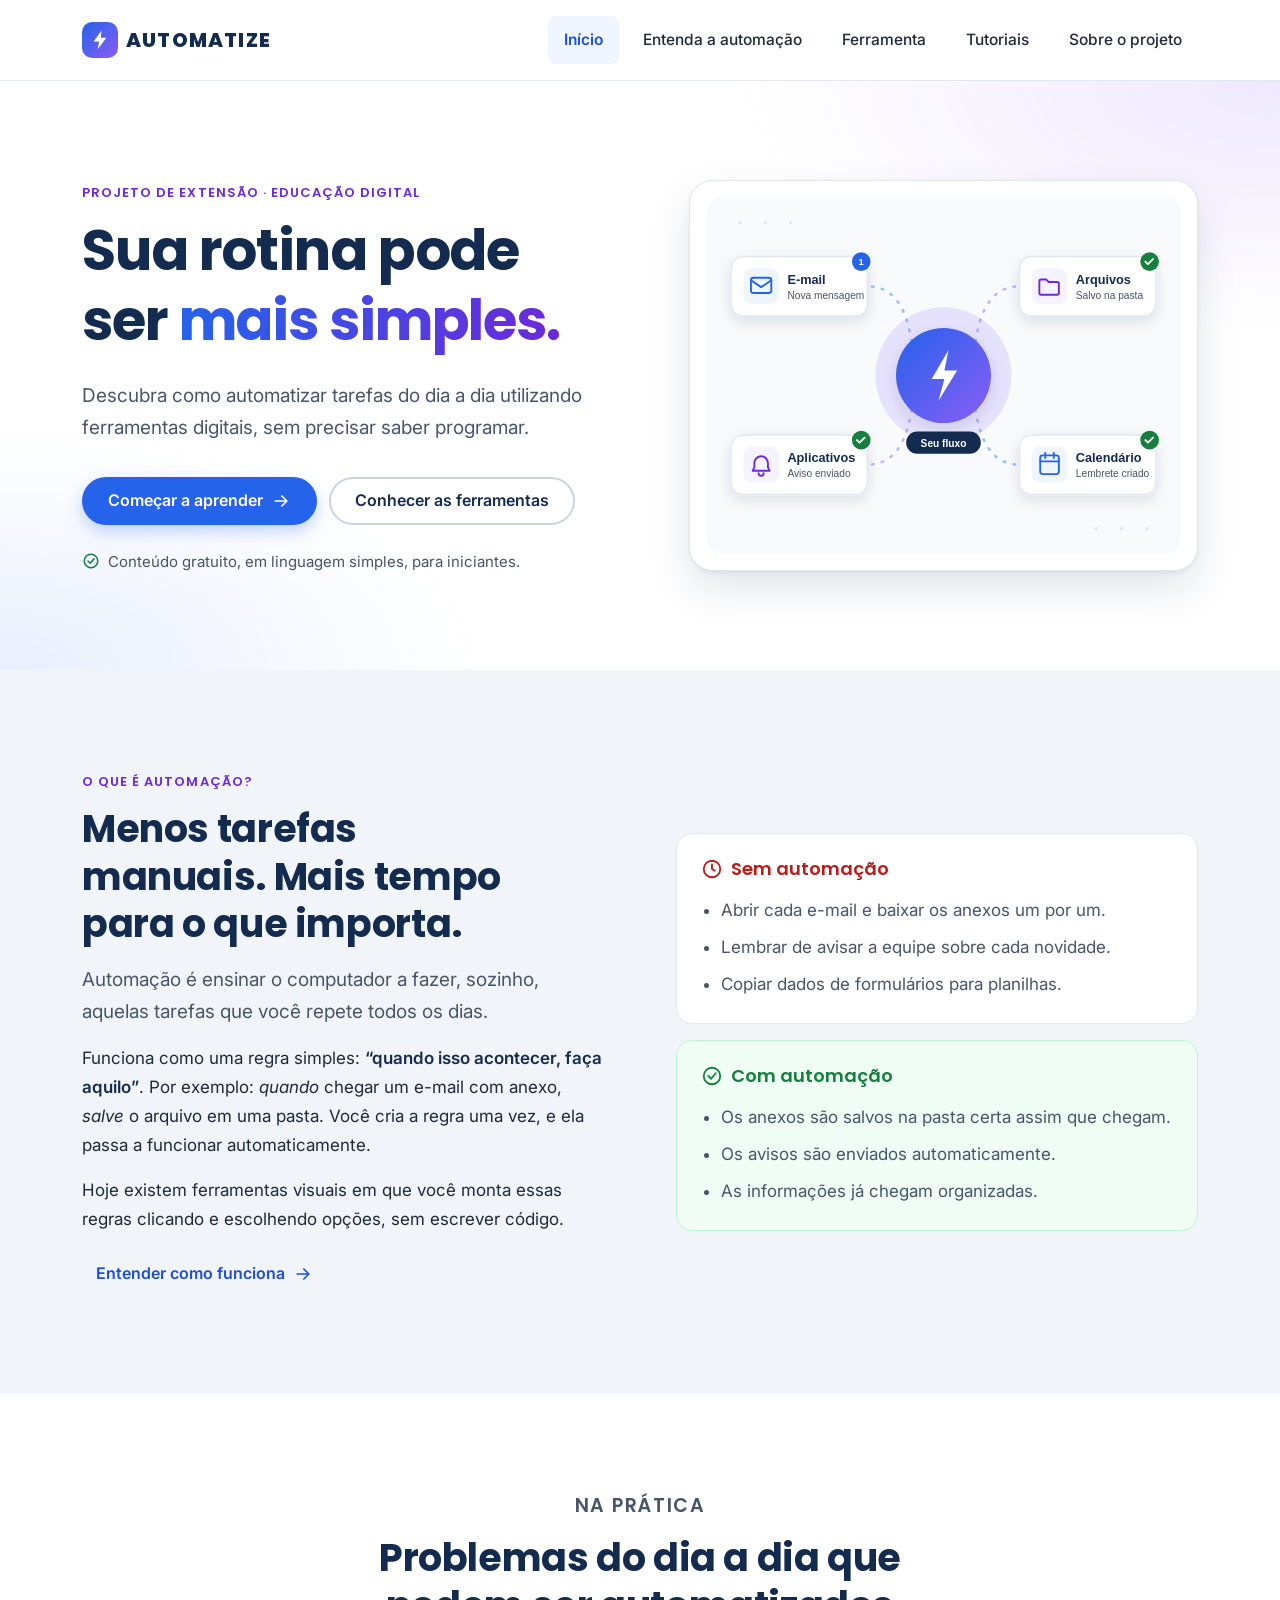
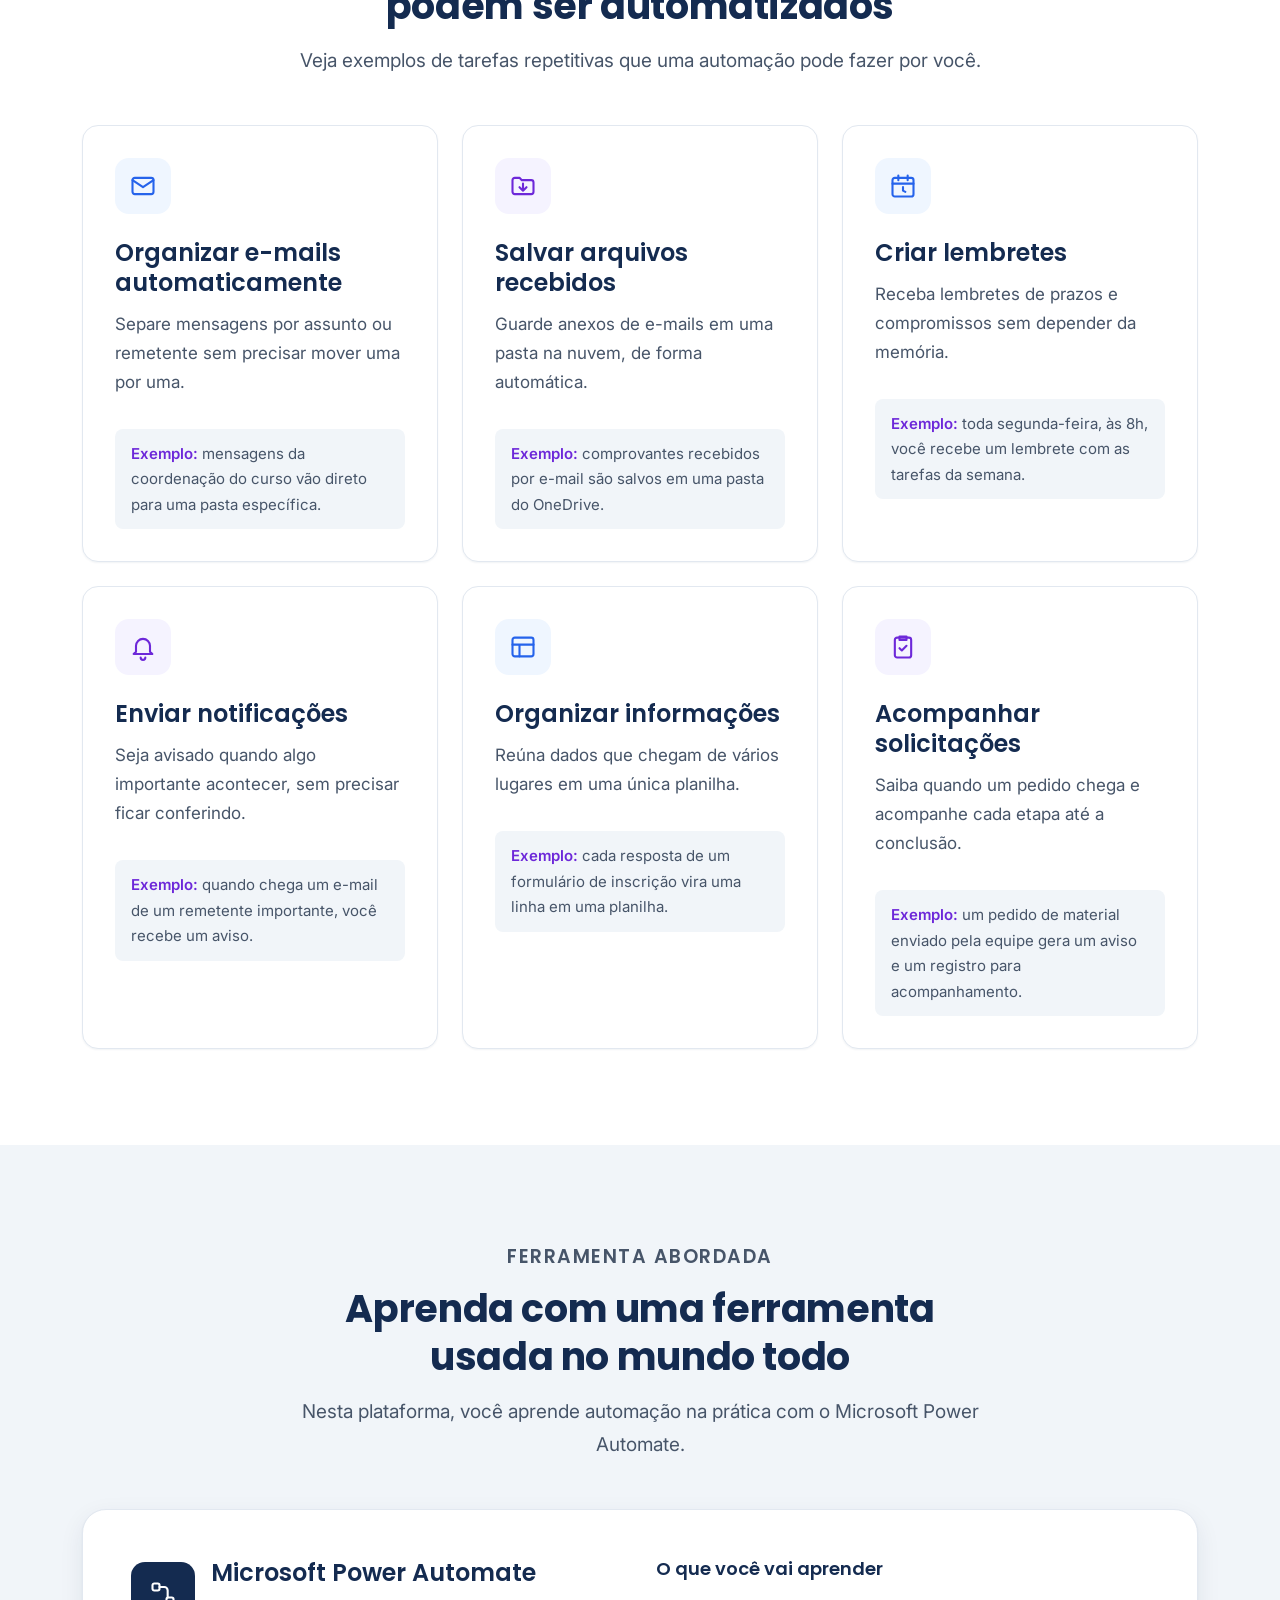
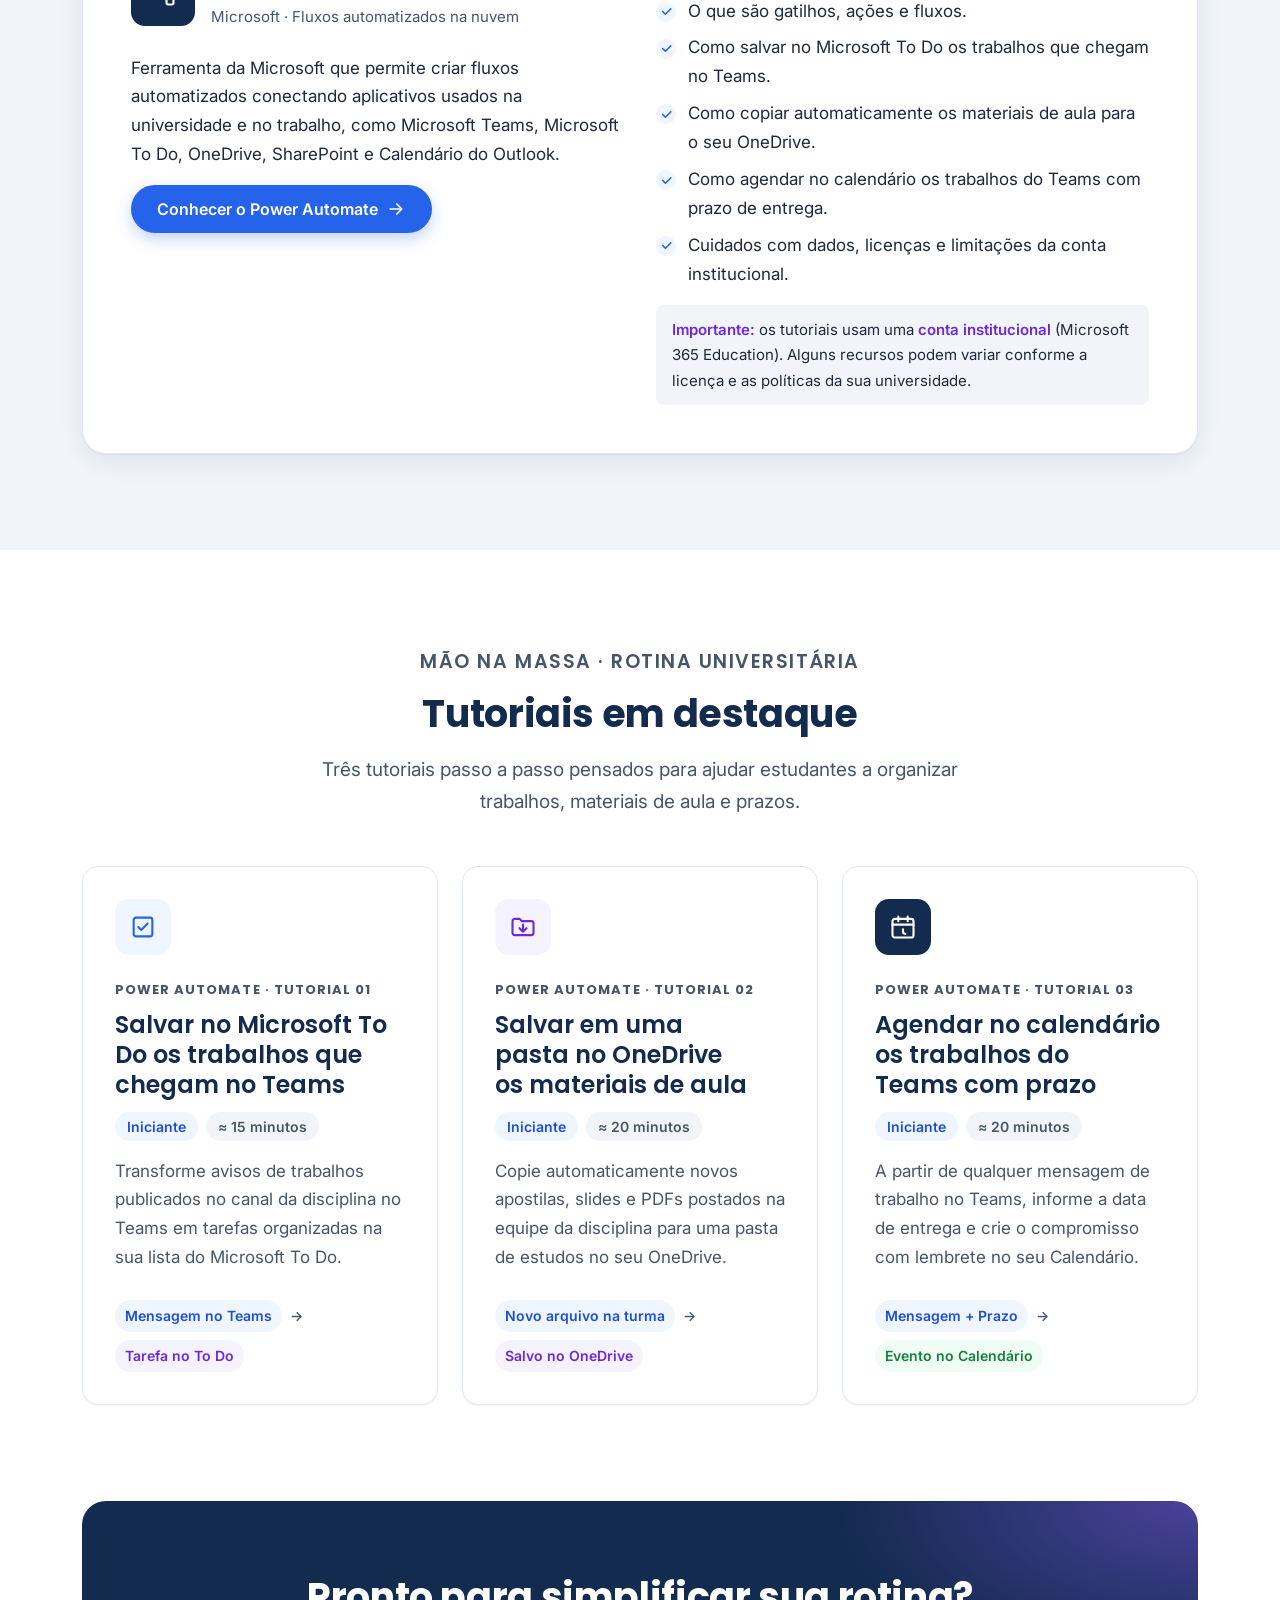
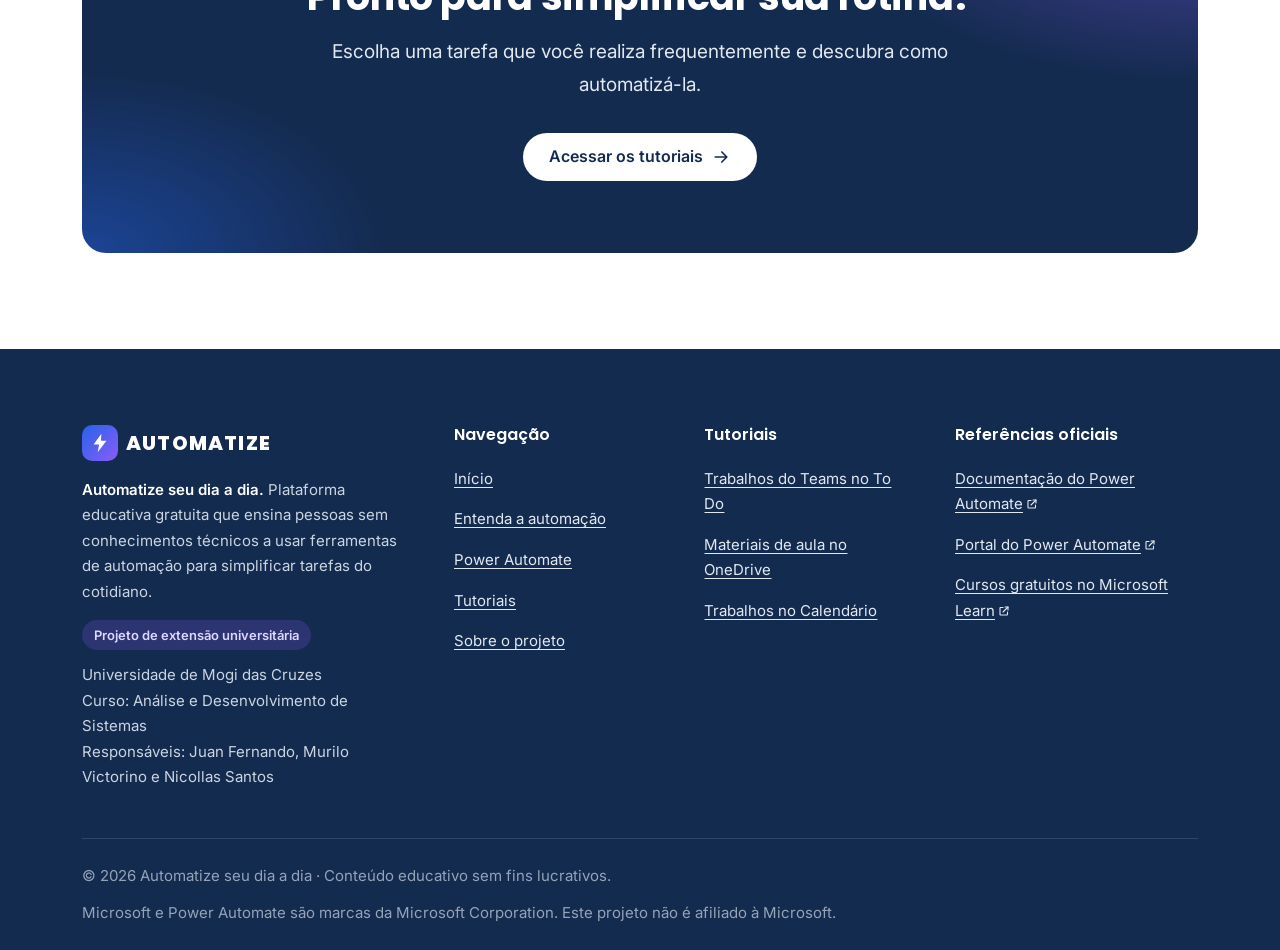
<file: index.html>
<!DOCTYPE html>
<html lang="pt-BR" class="no-js">
<head>
  <meta charset="UTF-8">
  <meta name="viewport" content="width=device-width, initial-scale=1">
  <title>Automatize seu dia a dia — Sua rotina pode ser mais simples</title>
  <meta name="description" content="Plataforma educativa gratuita que ensina, sem programação, como automatizar tarefas do dia a dia com o Microsoft Power Automate. Projeto de extensão universitária.">
  <meta name="keywords" content="automação, Power Automate, produtividade, educação digital, projeto de extensão, sem programação">
  <meta name="theme-color" content="#142B50">
  <meta name="robots" content="index, follow">
  <meta property="og:type" content="website">
  <meta property="og:locale" content="pt_BR">
  <meta property="og:site_name" content="Automatize seu dia a dia">
  <meta property="og:title" content="Automatize seu dia a dia — Sua rotina pode ser mais simples">
  <meta property="og:description" content="Aprenda a automatizar tarefas do dia a dia com ferramentas digitais, sem precisar saber programar.">
  <meta name="twitter:card" content="summary">
  <link rel="icon" href="assets/icons/favicon.svg" type="image/svg+xml">
  <link rel="preconnect" href="https://fonts.googleapis.com">
  <link rel="preconnect" href="https://fonts.gstatic.com" crossorigin>
  <link rel="stylesheet" href="https://fonts.googleapis.com/css2?family=Inter:wght@400;500;600;700&family=Poppins:wght@600;700;800&display=swap">
  <link rel="stylesheet" href="css/style.css">
  <link rel="stylesheet" href="css/responsive.css">
  <script>document.documentElement.className = document.documentElement.className.replace('no-js', 'js');</script>
  <script src="js/navigation.js" defer></script>
  <script src="js/main.js" defer></script>
</head>
<body>
  <a class="skip-link" href="#conteudo">Pular para o conteúdo</a>

  <!-- ============ CABEÇALHO ============ -->
  <header class="site-header">
    <div class="container site-header__inner">
      <a class="logo" href="index.html" aria-label="AUTOMATIZE — página inicial">
        <span class="logo__mark" aria-hidden="true"><svg viewBox="0 0 24 24" fill="currentColor"><path d="M13.5 2 5 13.5h6L9.5 22 19 9.5h-6z"/></svg></span>
        AUTOMATIZE
      </a>
      <button class="nav-toggle" type="button" aria-expanded="false" aria-controls="menu-principal" aria-label="Abrir menu de navegação">
        <span class="nav-toggle__icon" aria-hidden="true"><span></span><span></span><span></span></span>
        <span class="nav-toggle__text" aria-hidden="true">Menu</span>
      </button>
      <nav class="site-nav" id="menu-principal" aria-label="Principal">
        <ul>
          <li><a href="index.html" aria-current="page">Início</a></li>
          <li><a href="automacao.html">Entenda a automação</a></li>
          <li><a href="power-automate.html">Ferramenta</a></li>
          <li><a href="power-automate.html#tutoriais">Tutoriais</a></li>
          <li><a href="sobre.html">Sobre o projeto</a></li>
        </ul>
      </nav>
    </div>
  </header>

  <main id="conteudo" tabindex="-1">

    <!-- ============ HERO ============ -->
    <section class="hero" aria-labelledby="hero-titulo">
      <div class="container hero__grid">
        <div>
          <p class="eyebrow">Projeto de extensão · Educação digital</p>
          <h1 id="hero-titulo">Sua rotina pode ser <span class="highlight">mais simples.</span></h1>
          <p class="lead">Descubra como automatizar tarefas do dia a dia utilizando ferramentas digitais, sem precisar saber programar.</p>
          <div class="btn-group">
            <a class="btn btn--primary" href="automacao.html">
              Começar a aprender
              <svg aria-hidden="true" focusable="false" viewBox="0 0 24 24" fill="none" stroke="currentColor" stroke-width="2" stroke-linecap="round" stroke-linejoin="round"><path d="M5 12h14M13 6l6 6-6 6"/></svg>
            </a>
            <a class="btn btn--secondary" href="#ferramentas">Conhecer as ferramentas</a>
          </div>
          <p class="hero__note">
            <svg aria-hidden="true" focusable="false" viewBox="0 0 24 24" fill="none" stroke="currentColor" stroke-width="2" stroke-linecap="round" stroke-linejoin="round"><circle cx="12" cy="12" r="9"/><path d="M8 12l3 3 5-6"/></svg>
            Conteúdo gratuito, em linguagem simples, para iniciantes.
          </p>
        </div>
        <div class="hero__art">
          <img src="assets/images/hero-flow.svg" width="560" height="420"
               alt="Ilustração: um fluxo de automação no centro conecta e-mail, pasta de arquivos, calendário e aplicativos de aviso.">
        </div>
      </div>
    </section>

    <!-- ============ APRESENTAÇÃO ============ -->
    <section class="section section--gray" aria-labelledby="apresentacao-titulo">
      <div class="container intro-grid">
        <div class="reveal">
          <p class="eyebrow">O que é automação?</p>
          <h2 id="apresentacao-titulo">Menos tarefas manuais. Mais tempo para o que importa.</h2>
          <p class="lead">Automação é ensinar o computador a fazer, sozinho, aquelas tarefas que você repete todos os dias.</p>
          <p>Funciona como uma regra simples: <strong>“quando isso acontecer, faça aquilo”</strong>. Por exemplo: <em>quando</em> chegar um e-mail com anexo, <em>salve</em> o arquivo em uma pasta. Você cria a regra uma vez, e ela passa a funcionar automaticamente.</p>
          <p>Hoje existem ferramentas visuais em que você monta essas regras clicando e escolhendo opções, sem escrever código.</p>
          <a class="btn btn--ghost" href="automacao.html">
            Entender como funciona
            <svg aria-hidden="true" focusable="false" viewBox="0 0 24 24" fill="none" stroke="currentColor" stroke-width="2" stroke-linecap="round" stroke-linejoin="round"><path d="M5 12h14M13 6l6 6-6 6"/></svg>
          </a>
        </div>
        <div class="compare reveal">
          <div class="compare__item compare__item--before">
            <h3>
              <svg aria-hidden="true" focusable="false" viewBox="0 0 24 24" fill="none" stroke="currentColor" stroke-width="2" stroke-linecap="round" stroke-linejoin="round"><circle cx="12" cy="12" r="9"/><path d="M12 7v5l3 2"/></svg>
              Sem automação
            </h3>
            <ul>
              <li>Abrir cada e-mail e baixar os anexos um por um.</li>
              <li>Lembrar de avisar a equipe sobre cada novidade.</li>
              <li>Copiar dados de formulários para planilhas.</li>
            </ul>
          </div>
          <div class="compare__item compare__item--after">
            <h3>
              <svg aria-hidden="true" focusable="false" viewBox="0 0 24 24" fill="none" stroke="currentColor" stroke-width="2" stroke-linecap="round" stroke-linejoin="round"><circle cx="12" cy="12" r="9"/><path d="M8 12l3 3 5-6"/></svg>
              Com automação
            </h3>
            <ul>
              <li>Os anexos são salvos na pasta certa assim que chegam.</li>
              <li>Os avisos são enviados automaticamente.</li>
              <li>As informações já chegam organizadas.</li>
            </ul>
          </div>
        </div>
      </div>
    </section>

    <!-- ============ PROBLEMAS QUE PODEM SER AUTOMATIZADOS ============ -->
    <section class="section" aria-labelledby="problemas-titulo">
      <div class="container">
        <header class="section-header reveal">
          <p class="eyebrow">Na prática</p>
          <h2 id="problemas-titulo">Problemas do dia a dia que podem ser automatizados</h2>
          <p>Veja exemplos de tarefas repetitivas que uma automação pode fazer por você.</p>
        </header>

        <ul class="grid grid--3 list-reset" role="list">
          <li class="card reveal">
            <span class="icon-badge" aria-hidden="true"><svg viewBox="0 0 24 24" fill="none" stroke="currentColor" stroke-width="1.8" stroke-linecap="round" stroke-linejoin="round"><rect x="3" y="5" width="18" height="14" rx="2"/><path d="M3 7l9 6 9-6"/></svg></span>
            <h3>Organizar e-mails automaticamente</h3>
            <p>Separe mensagens por assunto ou remetente sem precisar mover uma por uma.</p>
            <p class="card__example"><strong>Exemplo:</strong> mensagens da coordenação do curso vão direto para uma pasta específica.</p>
          </li>
          <li class="card reveal">
            <span class="icon-badge icon-badge--purple" aria-hidden="true"><svg viewBox="0 0 24 24" fill="none" stroke="currentColor" stroke-width="1.8" stroke-linecap="round" stroke-linejoin="round"><path d="M3 7a2 2 0 0 1 2-2h4l2 2h8a2 2 0 0 1 2 2v8a2 2 0 0 1-2 2H5a2 2 0 0 1-2-2z"/><path d="M12 10v6M9 13l3 3 3-3"/></svg></span>
            <h3>Salvar arquivos recebidos</h3>
            <p>Guarde anexos de e-mails em uma pasta na nuvem, de forma automática.</p>
            <p class="card__example"><strong>Exemplo:</strong> comprovantes recebidos por e-mail são salvos em uma pasta do OneDrive.</p>
          </li>
          <li class="card reveal">
            <span class="icon-badge" aria-hidden="true"><svg viewBox="0 0 24 24" fill="none" stroke="currentColor" stroke-width="1.8" stroke-linecap="round" stroke-linejoin="round"><rect x="3" y="5" width="18" height="16" rx="2"/><path d="M3 10h18M8 3v4M16 3v4M12 13v3l2 1"/></svg></span>
            <h3>Criar lembretes</h3>
            <p>Receba lembretes de prazos e compromissos sem depender da memória.</p>
            <p class="card__example"><strong>Exemplo:</strong> toda segunda-feira, às 8h, você recebe um lembrete com as tarefas da semana.</p>
          </li>
          <li class="card reveal">
            <span class="icon-badge icon-badge--purple" aria-hidden="true"><svg viewBox="0 0 24 24" fill="none" stroke="currentColor" stroke-width="1.8" stroke-linecap="round" stroke-linejoin="round"><path d="M6 16v-5a6 6 0 0 1 12 0v5l2 2H4z"/><path d="M10 21a2 2 0 0 0 4 0"/></svg></span>
            <h3>Enviar notificações</h3>
            <p>Seja avisado quando algo importante acontecer, sem precisar ficar conferindo.</p>
            <p class="card__example"><strong>Exemplo:</strong> quando chega um e-mail de um remetente importante, você recebe um aviso.</p>
          </li>
          <li class="card reveal">
            <span class="icon-badge" aria-hidden="true"><svg viewBox="0 0 24 24" fill="none" stroke="currentColor" stroke-width="1.8" stroke-linecap="round" stroke-linejoin="round"><rect x="3" y="4" width="18" height="16" rx="2"/><path d="M3 10h18M9 10v10"/></svg></span>
            <h3>Organizar informações</h3>
            <p>Reúna dados que chegam de vários lugares em uma única planilha.</p>
            <p class="card__example"><strong>Exemplo:</strong> cada resposta de um formulário de inscrição vira uma linha em uma planilha.</p>
          </li>
          <li class="card reveal">
            <span class="icon-badge icon-badge--purple" aria-hidden="true"><svg viewBox="0 0 24 24" fill="none" stroke="currentColor" stroke-width="1.8" stroke-linecap="round" stroke-linejoin="round"><rect x="5" y="4" width="14" height="17" rx="2"/><path d="M9 3h6v3H9zM9 13l2 2 4-4"/></svg></span>
            <h3>Acompanhar solicitações</h3>
            <p>Saiba quando um pedido chega e acompanhe cada etapa até a conclusão.</p>
            <p class="card__example"><strong>Exemplo:</strong> um pedido de material enviado pela equipe gera um aviso e um registro para acompanhamento.</p>
          </li>
        </ul>
      </div>
    </section>

    <!-- ============ FERRAMENTA ============ -->
    <section class="section section--gray" id="ferramentas" aria-labelledby="ferramentas-titulo">
      <div class="container">
        <header class="section-header reveal">
          <p class="eyebrow">Ferramenta abordada</p>
          <h2 id="ferramentas-titulo">Aprenda com uma ferramenta usada no mundo todo</h2>
          <p>Nesta plataforma, você aprende automação na prática com o Microsoft Power Automate.</p>
        </header>

        <article class="tool-card reveal" aria-labelledby="tool-pa">
          <div>
            <div class="tool-card__brand">
              <span class="icon-badge icon-badge--navy" aria-hidden="true"><svg viewBox="0 0 24 24" fill="none" stroke="currentColor" stroke-width="1.8" stroke-linecap="round" stroke-linejoin="round"><rect x="3" y="3" width="6" height="6" rx="1.5"/><rect x="15" y="15" width="6" height="6" rx="1.5"/><path d="M9 6h4a3 3 0 0 1 3 3v6"/></svg></span>
              <div>
                <h3 id="tool-pa">Microsoft Power Automate</h3>
                <p>Microsoft · Fluxos automatizados na nuvem</p>
              </div>
            </div>
            <p style="margin-top:var(--space-5)">Ferramenta da Microsoft que permite criar fluxos automatizados conectando aplicativos usados na universidade e no trabalho, como Microsoft Teams, Microsoft To Do, OneDrive, SharePoint e Calendário do Outlook.</p>
            <a class="btn btn--primary" href="power-automate.html">
              Conhecer o Power Automate
              <svg aria-hidden="true" focusable="false" viewBox="0 0 24 24" fill="none" stroke="currentColor" stroke-width="2" stroke-linecap="round" stroke-linejoin="round"><path d="M5 12h14M13 6l6 6-6 6"/></svg>
            </a>
          </div>
          <div>
            <h4>O que você vai aprender</h4>
            <ul class="check-list">
              <li>O que são gatilhos, ações e fluxos.</li>
              <li>Como salvar no Microsoft To Do os trabalhos que chegam no Teams.</li>
              <li>Como copiar automaticamente os materiais de aula para o seu OneDrive.</li>
              <li>Como agendar no calendário os trabalhos do Teams com prazo de entrega.</li>
              <li>Cuidados com dados, licenças e limitações da conta institucional.</li>
            </ul>
            <p class="card__example"><strong>Importante:</strong> os tutoriais usam uma <strong>conta institucional</strong> (Microsoft 365 Education). Alguns recursos podem variar conforme a licença e as políticas da sua universidade.</p>
          </div>
        </article>
      </div>
    </section>

    <!-- ============ TUTORIAIS EM DESTAQUE ============ -->
    <section class="section" aria-labelledby="tutoriais-titulo">
      <div class="container">
        <header class="section-header reveal">
          <p class="eyebrow">Mão na massa · Rotina universitária</p>
          <h2 id="tutoriais-titulo">Tutoriais em destaque</h2>
          <p>Três tutoriais passo a passo pensados para ajudar estudantes a organizar trabalhos, materiais de aula e prazos.</p>
        </header>

        <div class="grid grid--3">
          <article class="card card--link tutorial-card reveal">
            <span class="icon-badge" aria-hidden="true"><svg viewBox="0 0 24 24" fill="none" stroke="currentColor" stroke-width="1.8" stroke-linecap="round" stroke-linejoin="round"><rect x="4" y="4" width="16" height="16" rx="2"/><path d="M8 12l2.5 2.5L16 9"/></svg></span>
            <p class="tutorial-card__number">Power Automate · Tutorial 01</p>
            <h3><a href="power-automate.html#tutorial-01">Salvar no Microsoft To Do os trabalhos que chegam no Teams</a></h3>
            <ul class="badge-list">
              <li class="badge">Iniciante</li>
              <li class="badge badge--gray">≈ 15 minutos</li>
            </ul>
            <p>Transforme avisos de trabalhos publicados no canal da disciplina no Teams em tarefas organizadas na sua lista do Microsoft To Do.</p>
            <ul class="flow-mini" aria-label="Resumo do fluxo">
              <li class="flow-mini__trigger">Mensagem no Teams</li>
              <li class="flow-mini__arrow" aria-hidden="true">→</li>
              <li class="flow-mini__action">Tarefa no To Do</li>
            </ul>
          </article>

          <article class="card card--link tutorial-card reveal">
            <span class="icon-badge icon-badge--purple" aria-hidden="true"><svg viewBox="0 0 24 24" fill="none" stroke="currentColor" stroke-width="1.8" stroke-linecap="round" stroke-linejoin="round"><path d="M3 7a2 2 0 0 1 2-2h4l2 2h8a2 2 0 0 1 2 2v8a2 2 0 0 1-2 2H5a2 2 0 0 1-2-2z"/><path d="M12 10v6M9 13l3 3 3-3"/></svg></span>
            <p class="tutorial-card__number">Power Automate · Tutorial 02</p>
            <h3><a href="power-automate.html#tutorial-02">Salvar em uma pasta no OneDrive os materiais de aula</a></h3>
            <ul class="badge-list">
              <li class="badge">Iniciante</li>
              <li class="badge badge--gray">≈ 20 minutos</li>
            </ul>
            <p>Copie automaticamente novos apostilas, slides e PDFs postados na equipe da disciplina para uma pasta de estudos no seu OneDrive.</p>
            <ul class="flow-mini" aria-label="Resumo do fluxo">
              <li class="flow-mini__trigger">Novo arquivo na turma</li>
              <li class="flow-mini__arrow" aria-hidden="true">→</li>
              <li class="flow-mini__action">Salvo no OneDrive</li>
            </ul>
          </article>

          <article class="card card--link tutorial-card reveal">
            <span class="icon-badge icon-badge--navy" aria-hidden="true"><svg viewBox="0 0 24 24" fill="none" stroke="currentColor" stroke-width="1.8" stroke-linecap="round" stroke-linejoin="round"><rect x="3" y="5" width="18" height="16" rx="2"/><path d="M3 10h18M8 3v4M16 3v4M12 14v3l2 1"/></svg></span>
            <p class="tutorial-card__number">Power Automate · Tutorial 03</p>
            <h3><a href="power-automate.html#tutorial-03">Agendar no calendário os trabalhos do Teams com prazo</a></h3>
            <ul class="badge-list">
              <li class="badge">Iniciante</li>
              <li class="badge badge--gray">≈ 20 minutos</li>
            </ul>
            <p>A partir de qualquer mensagem de trabalho no Teams, informe a data de entrega e crie o compromisso com lembrete no seu Calendário.</p>
            <ul class="flow-mini" aria-label="Resumo do fluxo">
              <li class="flow-mini__trigger">Mensagem + Prazo</li>
              <li class="flow-mini__arrow" aria-hidden="true">→</li>
              <li class="flow-mini__result">Evento no Calendário</li>
            </ul>
          </article>
        </div>
      </div>
    </section>

    <!-- ============ CHAMADA FINAL ============ -->
    <section class="section" style="padding-top:0" aria-labelledby="cta-titulo">
      <div class="container">
        <div class="cta reveal">
          <h2 id="cta-titulo">Pronto para simplificar sua rotina?</h2>
          <p>Escolha uma tarefa que você realiza frequentemente e descubra como automatizá-la.</p>
          <a class="btn btn--light" href="power-automate.html#tutoriais">
            Acessar os tutoriais
            <svg aria-hidden="true" focusable="false" viewBox="0 0 24 24" fill="none" stroke="currentColor" stroke-width="2" stroke-linecap="round" stroke-linejoin="round"><path d="M5 12h14M13 6l6 6-6 6"/></svg>
          </a>
        </div>
      </div>
    </section>
  </main>

  <!-- ============ RODAPÉ ============ -->
  <footer class="site-footer">
    <div class="container">
      <div class="site-footer__grid">
        <div>
          <a class="logo" href="index.html" aria-label="AUTOMATIZE — página inicial">
            <span class="logo__mark" aria-hidden="true"><svg viewBox="0 0 24 24" fill="currentColor"><path d="M13.5 2 5 13.5h6L9.5 22 19 9.5h-6z"/></svg></span>
            AUTOMATIZE
          </a>
          <p style="margin-top:var(--space-3)"><strong style="color:#fff">Automatize seu dia a dia.</strong> Plataforma educativa gratuita que ensina pessoas sem conhecimentos técnicos a usar ferramentas de automação para simplificar tarefas do cotidiano.</p>
          <p class="extension-tag">Projeto de extensão universitária</p>
          <p>
            Universidade de Mogi das Cruzes<br>
            Curso: Análise e Desenvolvimento de Sistemas<br>
            Responsáveis: Juan Fernando, Murilo Victorino e Nicollas Santos
          </p>
        </div>
        <nav aria-label="Rodapé — páginas">
          <p class="site-footer__title">Navegação</p>
          <ul>
            <li><a href="index.html">Início</a></li>
            <li><a href="automacao.html">Entenda a automação</a></li>
            <li><a href="power-automate.html">Power Automate</a></li>
            <li><a href="power-automate.html#tutoriais">Tutoriais</a></li>
            <li><a href="sobre.html">Sobre o projeto</a></li>
          </ul>
        </nav>
        <nav aria-label="Rodapé — tutoriais">
          <p class="site-footer__title">Tutoriais</p>
          <ul>
            <li><a href="power-automate.html#tutorial-01">Trabalhos do Teams no To Do</a></li>
            <li><a href="power-automate.html#tutorial-02">Materiais de aula no OneDrive</a></li>
            <li><a href="power-automate.html#tutorial-03">Trabalhos no Calendário</a></li>
          </ul>
        </nav>
        <div>
          <p class="site-footer__title">Referências oficiais</p>
          <ul>
            <li><a href="https://learn.microsoft.com/pt-br/power-automate/">Documentação do Power Automate</a></li>
            <li><a href="https://make.powerautomate.com/">Portal do Power Automate</a></li>
            <li><a href="https://learn.microsoft.com/pt-br/training/powerplatform/power-automate">Cursos gratuitos no Microsoft Learn</a></li>
          </ul>
        </div>
      </div>
      <div class="site-footer__bottom">
        <p>© <span data-current-year>2026</span> Automatize seu dia a dia · Conteúdo educativo sem fins lucrativos.</p>
        <p>Microsoft e Power Automate são marcas da Microsoft Corporation. Este projeto não é afiliado à Microsoft.</p>
      </div>
    </div>
  </footer>

  <button class="back-to-top" type="button" aria-label="Voltar ao topo da página">
    <svg aria-hidden="true" focusable="false" viewBox="0 0 24 24" fill="none" stroke="currentColor" stroke-width="2" stroke-linecap="round" stroke-linejoin="round"><path d="M12 19V5M5 12l7-7 7 7"/></svg>
  </button>
</body>
</html>
</file>
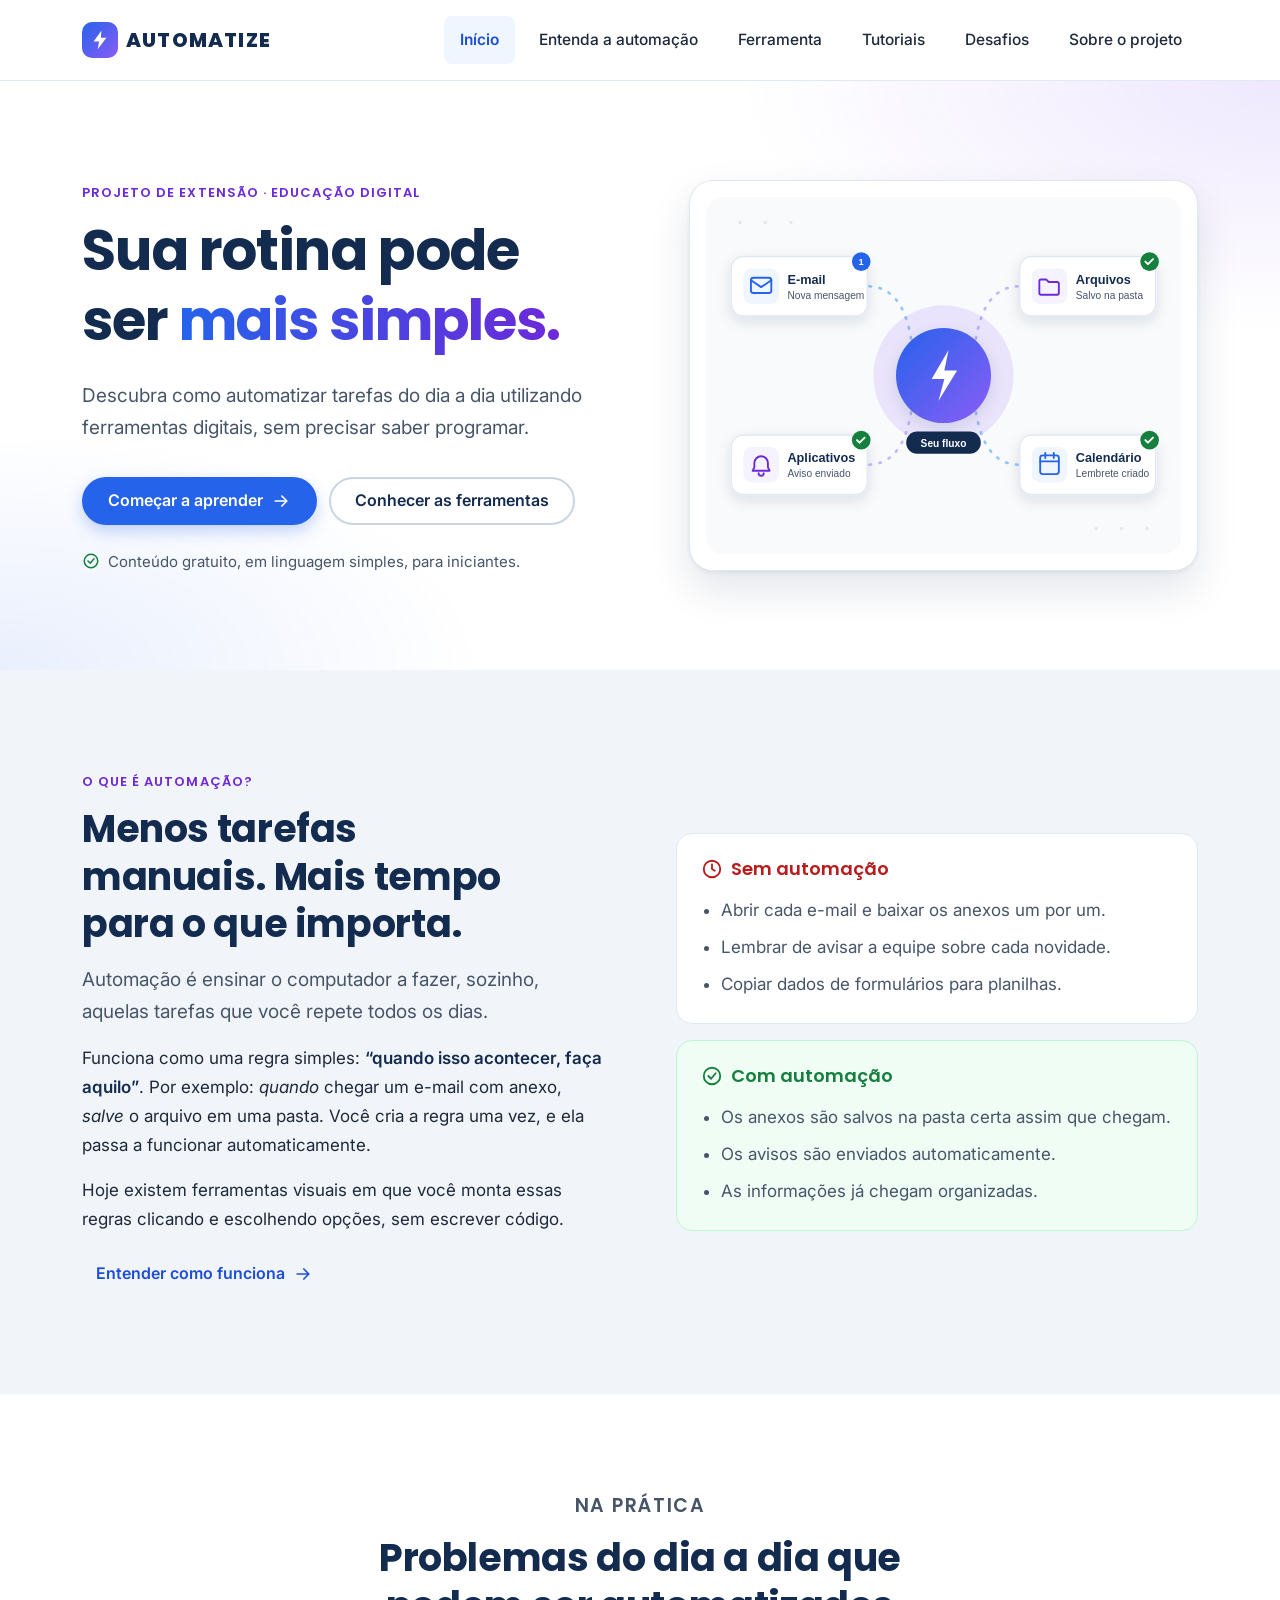
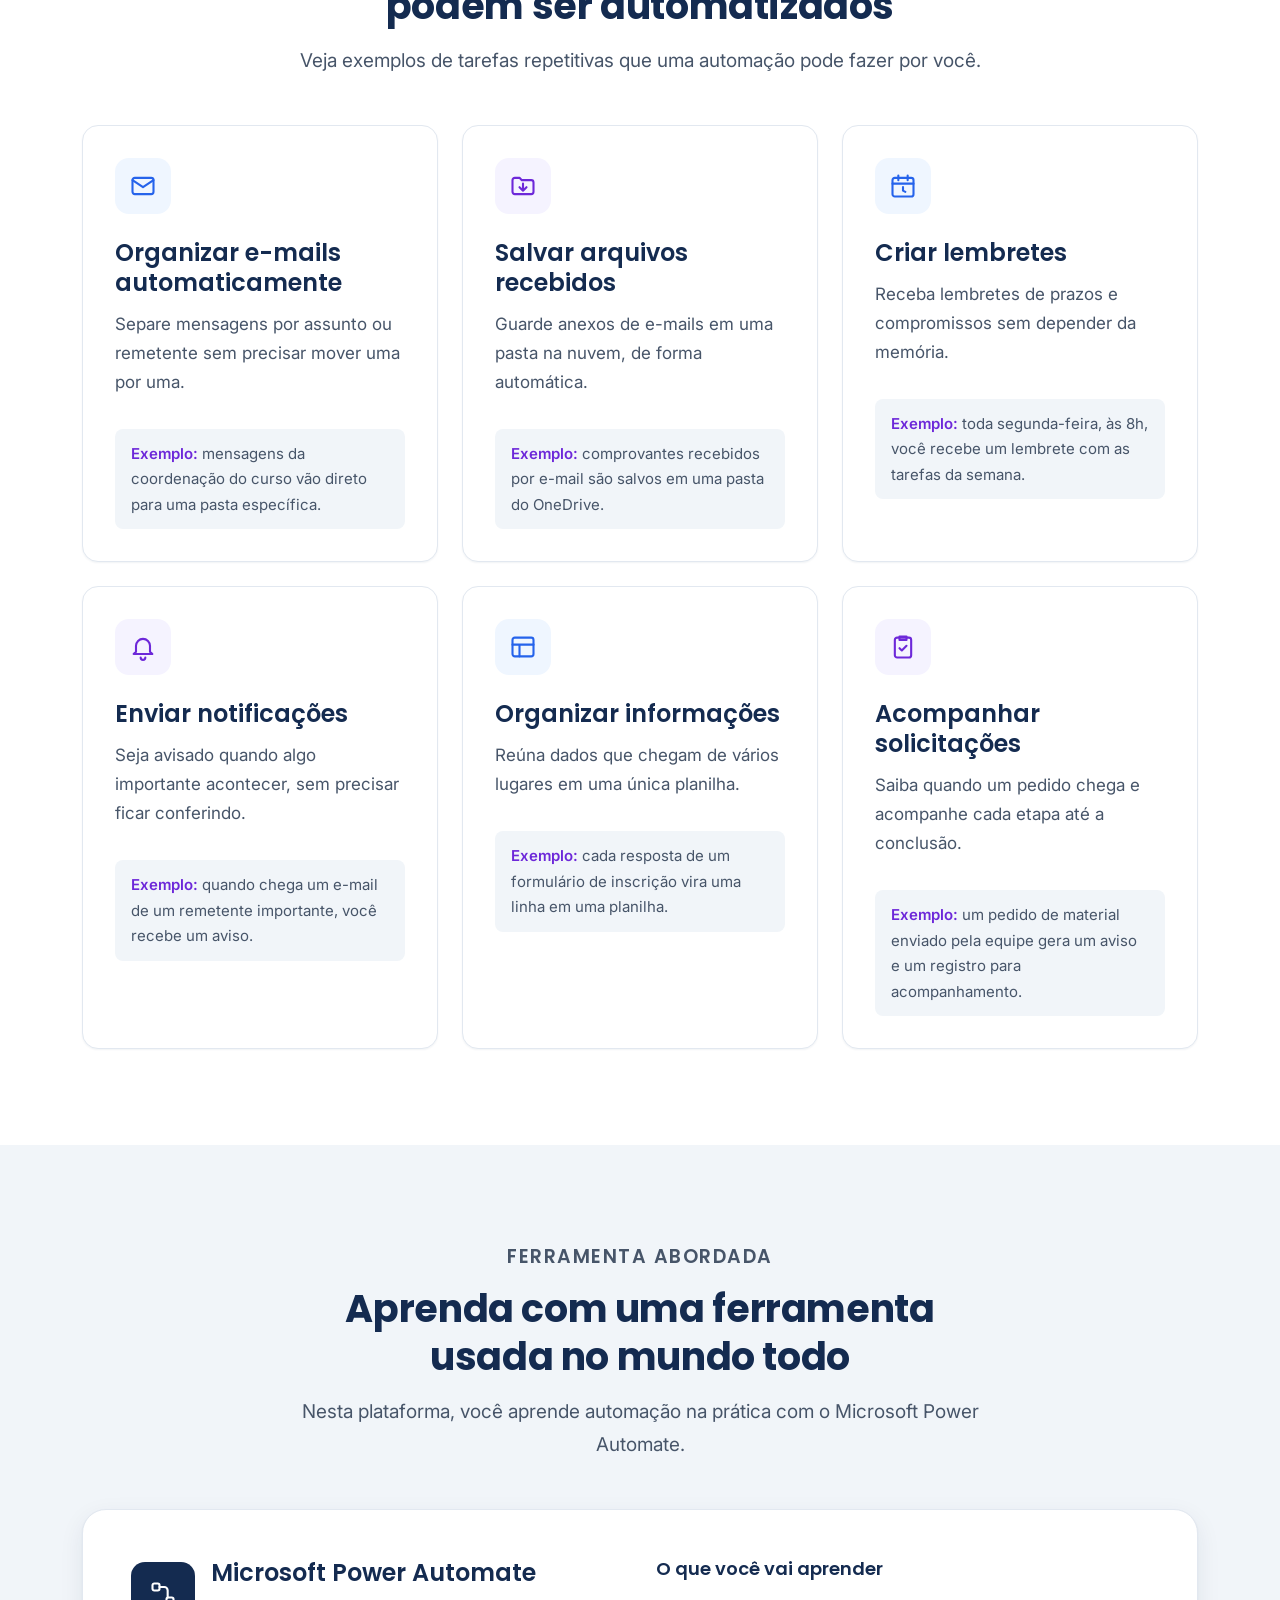
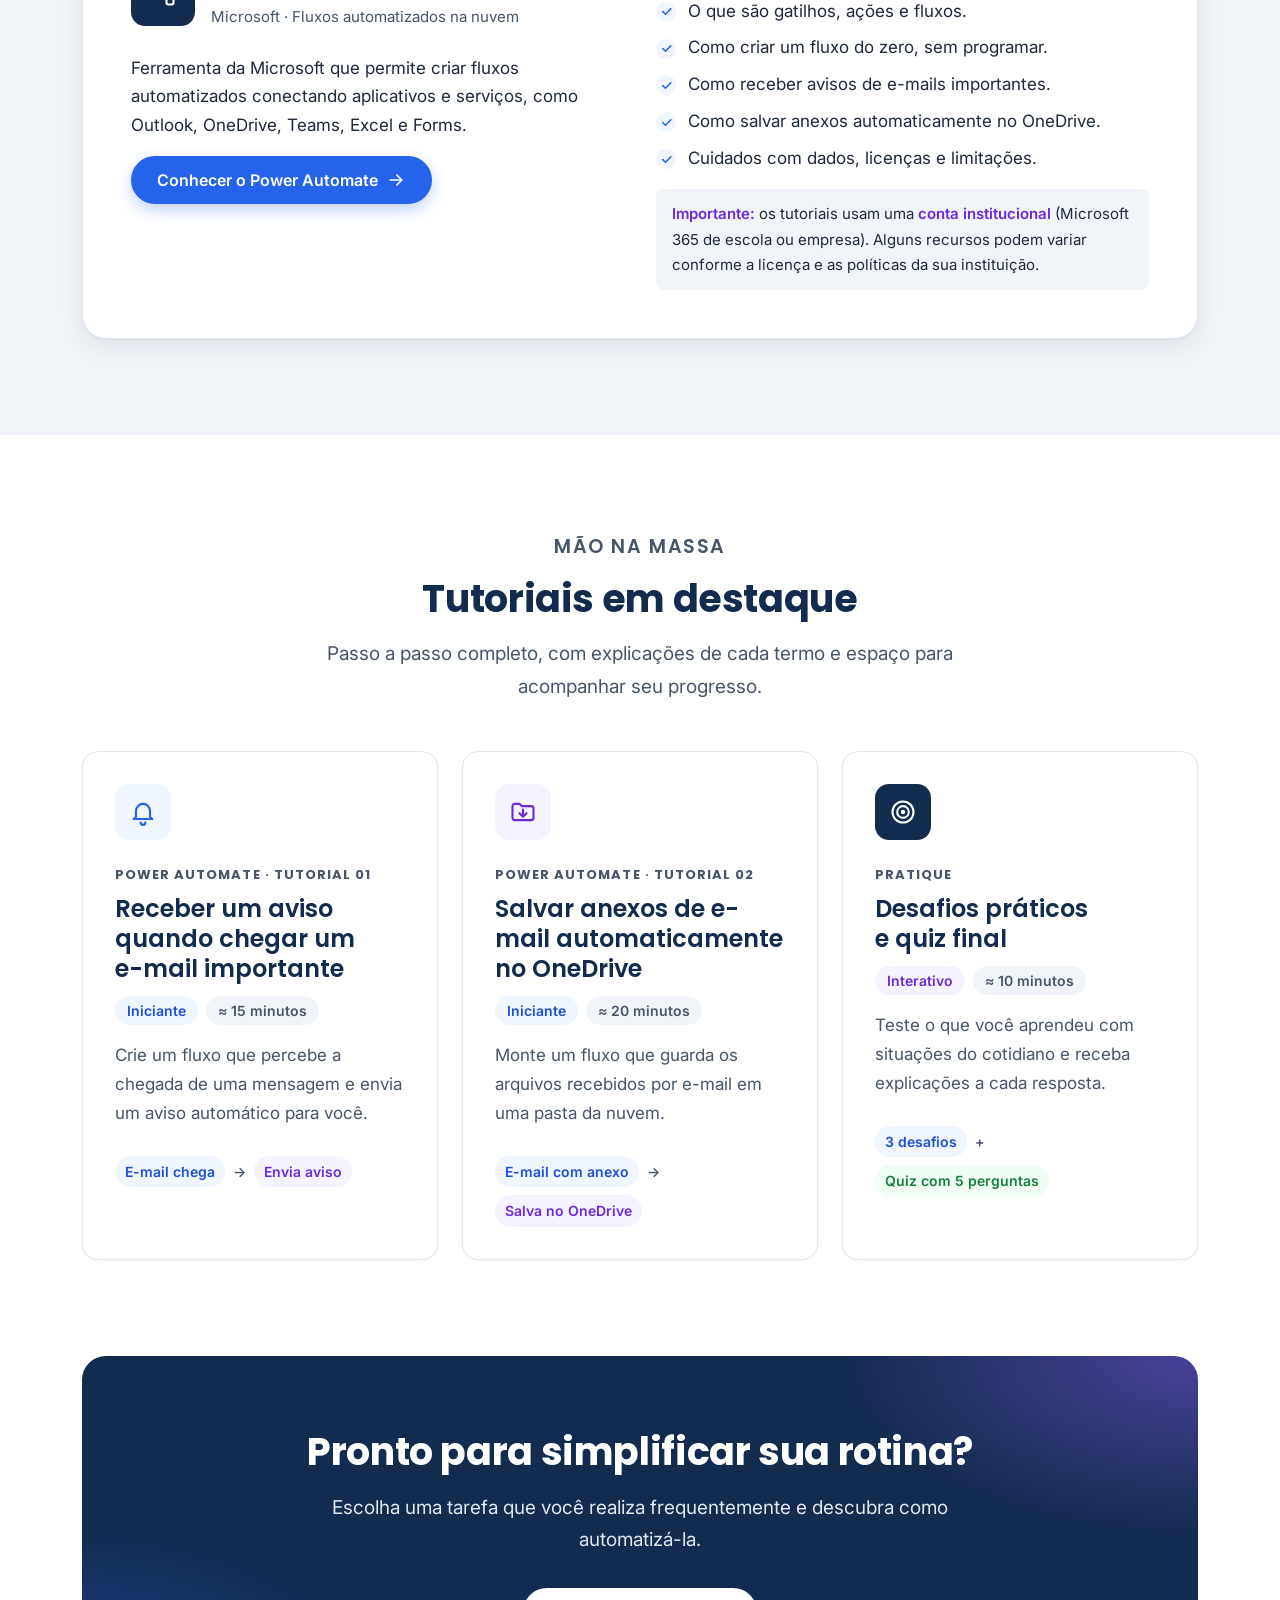
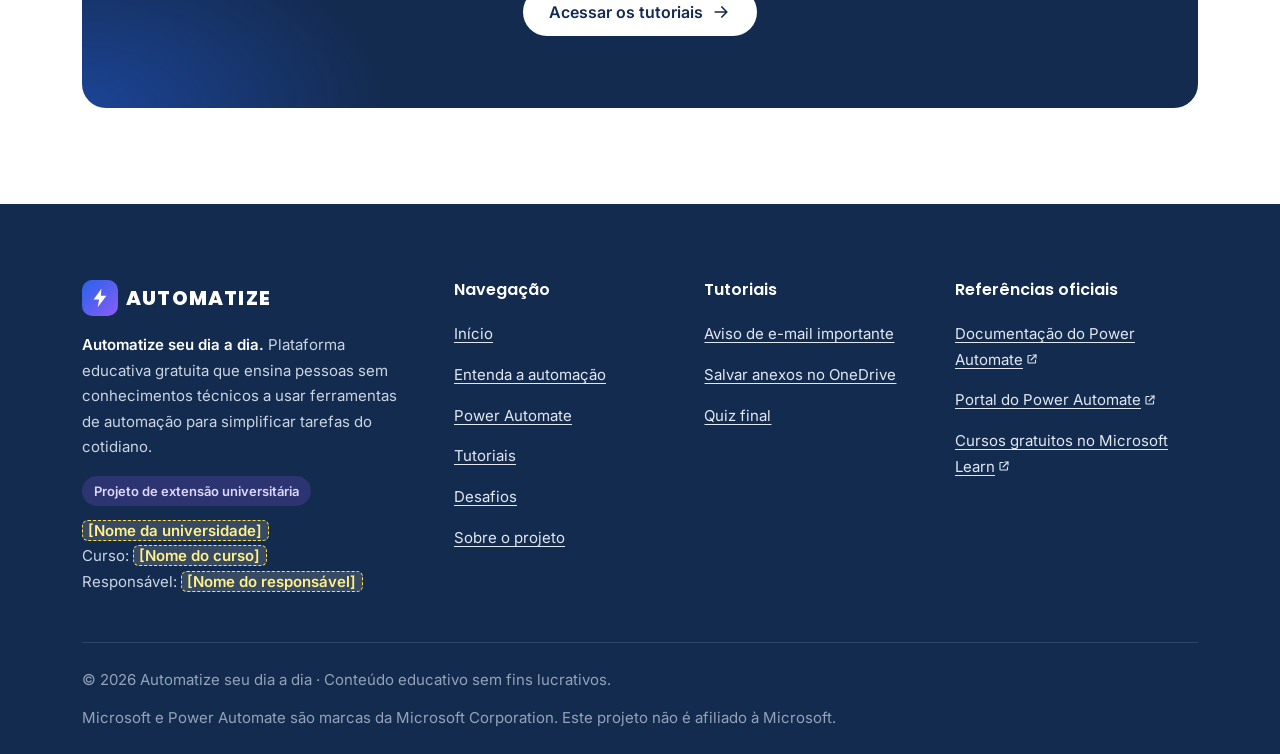
<file: automatize-se/index.html>
<!DOCTYPE html>
<html lang="pt-BR" class="no-js">
<head>
  <meta charset="UTF-8">
  <meta name="viewport" content="width=device-width, initial-scale=1">
  <title>Automatize seu dia a dia — Sua rotina pode ser mais simples</title>
  <meta name="description" content="Plataforma educativa gratuita que ensina, sem programação, como automatizar tarefas do dia a dia com o Microsoft Power Automate. Projeto de extensão universitária.">
  <meta name="keywords" content="automação, Power Automate, produtividade, educação digital, projeto de extensão, sem programação">
  <meta name="theme-color" content="#142B50">
  <meta name="robots" content="index, follow">
  <meta property="og:type" content="website">
  <meta property="og:locale" content="pt_BR">
  <meta property="og:site_name" content="Automatize seu dia a dia">
  <meta property="og:title" content="Automatize seu dia a dia — Sua rotina pode ser mais simples">
  <meta property="og:description" content="Aprenda a automatizar tarefas do dia a dia com ferramentas digitais, sem precisar saber programar.">
  <meta name="twitter:card" content="summary">
  <link rel="icon" href="assets/icons/favicon.svg" type="image/svg+xml">
  <link rel="preconnect" href="https://fonts.googleapis.com">
  <link rel="preconnect" href="https://fonts.gstatic.com" crossorigin>
  <link rel="stylesheet" href="https://fonts.googleapis.com/css2?family=Inter:wght@400;500;600;700&family=Poppins:wght@600;700;800&display=swap">
  <link rel="stylesheet" href="css/style.css">
  <link rel="stylesheet" href="css/responsive.css">
  <script>document.documentElement.className = document.documentElement.className.replace('no-js', 'js');</script>
  <script src="js/navigation.js" defer></script>
  <script src="js/main.js" defer></script>
</head>
<body>
  <a class="skip-link" href="#conteudo">Pular para o conteúdo</a>

  <!-- ============ CABEÇALHO ============ -->
  <header class="site-header">
    <div class="container site-header__inner">
      <a class="logo" href="index.html" aria-label="AUTOMATIZE — página inicial">
        <span class="logo__mark" aria-hidden="true"><svg viewBox="0 0 24 24" fill="currentColor"><path d="M13.5 2 5 13.5h6L9.5 22 19 9.5h-6z"/></svg></span>
        AUTOMATIZE
      </a>
      <button class="nav-toggle" type="button" aria-expanded="false" aria-controls="menu-principal" aria-label="Abrir menu de navegação">
        <span class="nav-toggle__icon" aria-hidden="true"><span></span><span></span><span></span></span>
        <span class="nav-toggle__text" aria-hidden="true">Menu</span>
      </button>
      <nav class="site-nav" id="menu-principal" aria-label="Principal">
        <ul>
          <li><a href="index.html" aria-current="page">Início</a></li>
          <li><a href="automacao.html">Entenda a automação</a></li>
          <li><a href="power-automate.html">Ferramenta</a></li>
          <li><a href="power-automate.html#tutoriais">Tutoriais</a></li>
          <li><a href="desafios.html">Desafios</a></li>
          <li><a href="sobre.html">Sobre o projeto</a></li>
        </ul>
      </nav>
    </div>
  </header>

  <main id="conteudo" tabindex="-1">

    <!-- ============ HERO ============ -->
    <section class="hero" aria-labelledby="hero-titulo">
      <div class="container hero__grid">
        <div>
          <p class="eyebrow">Projeto de extensão · Educação digital</p>
          <h1 id="hero-titulo">Sua rotina pode ser <span class="highlight">mais simples.</span></h1>
          <p class="lead">Descubra como automatizar tarefas do dia a dia utilizando ferramentas digitais, sem precisar saber programar.</p>
          <div class="btn-group">
            <a class="btn btn--primary" href="automacao.html">
              Começar a aprender
              <svg aria-hidden="true" focusable="false" viewBox="0 0 24 24" fill="none" stroke="currentColor" stroke-width="2" stroke-linecap="round" stroke-linejoin="round"><path d="M5 12h14M13 6l6 6-6 6"/></svg>
            </a>
            <a class="btn btn--secondary" href="#ferramentas">Conhecer as ferramentas</a>
          </div>
          <p class="hero__note">
            <svg aria-hidden="true" focusable="false" viewBox="0 0 24 24" fill="none" stroke="currentColor" stroke-width="2" stroke-linecap="round" stroke-linejoin="round"><circle cx="12" cy="12" r="9"/><path d="M8 12l3 3 5-6"/></svg>
            Conteúdo gratuito, em linguagem simples, para iniciantes.
          </p>
        </div>
        <div class="hero__art">
          <img src="assets/images/hero-flow.svg" width="560" height="420"
               alt="Ilustração: um fluxo de automação no centro conecta e-mail, pasta de arquivos, calendário e aplicativos de aviso.">
        </div>
      </div>
    </section>

    <!-- ============ APRESENTAÇÃO ============ -->
    <section class="section section--gray" aria-labelledby="apresentacao-titulo">
      <div class="container intro-grid">
        <div class="reveal">
          <p class="eyebrow">O que é automação?</p>
          <h2 id="apresentacao-titulo">Menos tarefas manuais. Mais tempo para o que importa.</h2>
          <p class="lead">Automação é ensinar o computador a fazer, sozinho, aquelas tarefas que você repete todos os dias.</p>
          <p>Funciona como uma regra simples: <strong>“quando isso acontecer, faça aquilo”</strong>. Por exemplo: <em>quando</em> chegar um e-mail com anexo, <em>salve</em> o arquivo em uma pasta. Você cria a regra uma vez, e ela passa a funcionar automaticamente.</p>
          <p>Hoje existem ferramentas visuais em que você monta essas regras clicando e escolhendo opções, sem escrever código.</p>
          <a class="btn btn--ghost" href="automacao.html">
            Entender como funciona
            <svg aria-hidden="true" focusable="false" viewBox="0 0 24 24" fill="none" stroke="currentColor" stroke-width="2" stroke-linecap="round" stroke-linejoin="round"><path d="M5 12h14M13 6l6 6-6 6"/></svg>
          </a>
        </div>
        <div class="compare reveal">
          <div class="compare__item compare__item--before">
            <h3>
              <svg aria-hidden="true" focusable="false" viewBox="0 0 24 24" fill="none" stroke="currentColor" stroke-width="2" stroke-linecap="round" stroke-linejoin="round"><circle cx="12" cy="12" r="9"/><path d="M12 7v5l3 2"/></svg>
              Sem automação
            </h3>
            <ul>
              <li>Abrir cada e-mail e baixar os anexos um por um.</li>
              <li>Lembrar de avisar a equipe sobre cada novidade.</li>
              <li>Copiar dados de formulários para planilhas.</li>
            </ul>
          </div>
          <div class="compare__item compare__item--after">
            <h3>
              <svg aria-hidden="true" focusable="false" viewBox="0 0 24 24" fill="none" stroke="currentColor" stroke-width="2" stroke-linecap="round" stroke-linejoin="round"><circle cx="12" cy="12" r="9"/><path d="M8 12l3 3 5-6"/></svg>
              Com automação
            </h3>
            <ul>
              <li>Os anexos são salvos na pasta certa assim que chegam.</li>
              <li>Os avisos são enviados automaticamente.</li>
              <li>As informações já chegam organizadas.</li>
            </ul>
          </div>
        </div>
      </div>
    </section>

    <!-- ============ PROBLEMAS QUE PODEM SER AUTOMATIZADOS ============ -->
    <section class="section" aria-labelledby="problemas-titulo">
      <div class="container">
        <header class="section-header reveal">
          <p class="eyebrow">Na prática</p>
          <h2 id="problemas-titulo">Problemas do dia a dia que podem ser automatizados</h2>
          <p>Veja exemplos de tarefas repetitivas que uma automação pode fazer por você.</p>
        </header>

        <ul class="grid grid--3 list-reset" role="list">
          <li class="card reveal">
            <span class="icon-badge" aria-hidden="true"><svg viewBox="0 0 24 24" fill="none" stroke="currentColor" stroke-width="1.8" stroke-linecap="round" stroke-linejoin="round"><rect x="3" y="5" width="18" height="14" rx="2"/><path d="M3 7l9 6 9-6"/></svg></span>
            <h3>Organizar e-mails automaticamente</h3>
            <p>Separe mensagens por assunto ou remetente sem precisar mover uma por uma.</p>
            <p class="card__example"><strong>Exemplo:</strong> mensagens da coordenação do curso vão direto para uma pasta específica.</p>
          </li>
          <li class="card reveal">
            <span class="icon-badge icon-badge--purple" aria-hidden="true"><svg viewBox="0 0 24 24" fill="none" stroke="currentColor" stroke-width="1.8" stroke-linecap="round" stroke-linejoin="round"><path d="M3 7a2 2 0 0 1 2-2h4l2 2h8a2 2 0 0 1 2 2v8a2 2 0 0 1-2 2H5a2 2 0 0 1-2-2z"/><path d="M12 10v6M9 13l3 3 3-3"/></svg></span>
            <h3>Salvar arquivos recebidos</h3>
            <p>Guarde anexos de e-mails em uma pasta na nuvem, de forma automática.</p>
            <p class="card__example"><strong>Exemplo:</strong> comprovantes recebidos por e-mail são salvos em uma pasta do OneDrive.</p>
          </li>
          <li class="card reveal">
            <span class="icon-badge" aria-hidden="true"><svg viewBox="0 0 24 24" fill="none" stroke="currentColor" stroke-width="1.8" stroke-linecap="round" stroke-linejoin="round"><rect x="3" y="5" width="18" height="16" rx="2"/><path d="M3 10h18M8 3v4M16 3v4M12 13v3l2 1"/></svg></span>
            <h3>Criar lembretes</h3>
            <p>Receba lembretes de prazos e compromissos sem depender da memória.</p>
            <p class="card__example"><strong>Exemplo:</strong> toda segunda-feira, às 8h, você recebe um lembrete com as tarefas da semana.</p>
          </li>
          <li class="card reveal">
            <span class="icon-badge icon-badge--purple" aria-hidden="true"><svg viewBox="0 0 24 24" fill="none" stroke="currentColor" stroke-width="1.8" stroke-linecap="round" stroke-linejoin="round"><path d="M6 16v-5a6 6 0 0 1 12 0v5l2 2H4z"/><path d="M10 21a2 2 0 0 0 4 0"/></svg></span>
            <h3>Enviar notificações</h3>
            <p>Seja avisado quando algo importante acontecer, sem precisar ficar conferindo.</p>
            <p class="card__example"><strong>Exemplo:</strong> quando chega um e-mail de um remetente importante, você recebe um aviso.</p>
          </li>
          <li class="card reveal">
            <span class="icon-badge" aria-hidden="true"><svg viewBox="0 0 24 24" fill="none" stroke="currentColor" stroke-width="1.8" stroke-linecap="round" stroke-linejoin="round"><rect x="3" y="4" width="18" height="16" rx="2"/><path d="M3 10h18M9 10v10"/></svg></span>
            <h3>Organizar informações</h3>
            <p>Reúna dados que chegam de vários lugares em uma única planilha.</p>
            <p class="card__example"><strong>Exemplo:</strong> cada resposta de um formulário de inscrição vira uma linha em uma planilha.</p>
          </li>
          <li class="card reveal">
            <span class="icon-badge icon-badge--purple" aria-hidden="true"><svg viewBox="0 0 24 24" fill="none" stroke="currentColor" stroke-width="1.8" stroke-linecap="round" stroke-linejoin="round"><rect x="5" y="4" width="14" height="17" rx="2"/><path d="M9 3h6v3H9zM9 13l2 2 4-4"/></svg></span>
            <h3>Acompanhar solicitações</h3>
            <p>Saiba quando um pedido chega e acompanhe cada etapa até a conclusão.</p>
            <p class="card__example"><strong>Exemplo:</strong> um pedido de material enviado pela equipe gera um aviso e um registro para acompanhamento.</p>
          </li>
        </ul>
      </div>
    </section>

    <!-- ============ FERRAMENTA ============ -->
    <section class="section section--gray" id="ferramentas" aria-labelledby="ferramentas-titulo">
      <div class="container">
        <header class="section-header reveal">
          <p class="eyebrow">Ferramenta abordada</p>
          <h2 id="ferramentas-titulo">Aprenda com uma ferramenta usada no mundo todo</h2>
          <p>Nesta plataforma, você aprende automação na prática com o Microsoft Power Automate.</p>
        </header>

        <article class="tool-card reveal" aria-labelledby="tool-pa">
          <div>
            <div class="tool-card__brand">
              <span class="icon-badge icon-badge--navy" aria-hidden="true"><svg viewBox="0 0 24 24" fill="none" stroke="currentColor" stroke-width="1.8" stroke-linecap="round" stroke-linejoin="round"><rect x="3" y="3" width="6" height="6" rx="1.5"/><rect x="15" y="15" width="6" height="6" rx="1.5"/><path d="M9 6h4a3 3 0 0 1 3 3v6"/></svg></span>
              <div>
                <h3 id="tool-pa">Microsoft Power Automate</h3>
                <p>Microsoft · Fluxos automatizados na nuvem</p>
              </div>
            </div>
            <p style="margin-top:var(--space-5)">Ferramenta da Microsoft que permite criar fluxos automatizados conectando aplicativos e serviços, como Outlook, OneDrive, Teams, Excel e Forms.</p>
            <a class="btn btn--primary" href="power-automate.html">
              Conhecer o Power Automate
              <svg aria-hidden="true" focusable="false" viewBox="0 0 24 24" fill="none" stroke="currentColor" stroke-width="2" stroke-linecap="round" stroke-linejoin="round"><path d="M5 12h14M13 6l6 6-6 6"/></svg>
            </a>
          </div>
          <div>
            <h4>O que você vai aprender</h4>
            <ul class="check-list">
              <li>O que são gatilhos, ações e fluxos.</li>
              <li>Como criar um fluxo do zero, sem programar.</li>
              <li>Como receber avisos de e-mails importantes.</li>
              <li>Como salvar anexos automaticamente no OneDrive.</li>
              <li>Cuidados com dados, licenças e limitações.</li>
            </ul>
            <p class="card__example"><strong>Importante:</strong> os tutoriais usam uma <strong>conta institucional</strong> (Microsoft 365 de escola ou empresa). Alguns recursos podem variar conforme a licença e as políticas da sua instituição.</p>
          </div>
        </article>
      </div>
    </section>

    <!-- ============ TUTORIAIS EM DESTAQUE ============ -->
    <section class="section" aria-labelledby="tutoriais-titulo">
      <div class="container">
        <header class="section-header reveal">
          <p class="eyebrow">Mão na massa</p>
          <h2 id="tutoriais-titulo">Tutoriais em destaque</h2>
          <p>Passo a passo completo, com explicações de cada termo e espaço para acompanhar seu progresso.</p>
        </header>

        <div class="grid grid--3">
          <article class="card card--link tutorial-card reveal">
            <span class="icon-badge" aria-hidden="true"><svg viewBox="0 0 24 24" fill="none" stroke="currentColor" stroke-width="1.8" stroke-linecap="round" stroke-linejoin="round"><path d="M6 16v-5a6 6 0 0 1 12 0v5l2 2H4z"/><path d="M10 21a2 2 0 0 0 4 0"/></svg></span>
            <p class="tutorial-card__number">Power Automate · Tutorial 01</p>
            <h3><a href="power-automate.html#tutorial-01">Receber um aviso quando chegar um e-mail importante</a></h3>
            <ul class="badge-list">
              <li class="badge">Iniciante</li>
              <li class="badge badge--gray">≈ 15 minutos</li>
            </ul>
            <p>Crie um fluxo que percebe a chegada de uma mensagem e envia um aviso automático para você.</p>
            <ul class="flow-mini" aria-label="Resumo do fluxo">
              <li class="flow-mini__trigger">E-mail chega</li>
              <li class="flow-mini__arrow" aria-hidden="true">→</li>
              <li class="flow-mini__action">Envia aviso</li>
            </ul>
          </article>

          <article class="card card--link tutorial-card reveal">
            <span class="icon-badge icon-badge--purple" aria-hidden="true"><svg viewBox="0 0 24 24" fill="none" stroke="currentColor" stroke-width="1.8" stroke-linecap="round" stroke-linejoin="round"><path d="M3 7a2 2 0 0 1 2-2h4l2 2h8a2 2 0 0 1 2 2v8a2 2 0 0 1-2 2H5a2 2 0 0 1-2-2z"/><path d="M12 10v6M9 13l3 3 3-3"/></svg></span>
            <p class="tutorial-card__number">Power Automate · Tutorial 02</p>
            <h3><a href="power-automate.html#tutorial-02">Salvar anexos de e-mail automaticamente no OneDrive</a></h3>
            <ul class="badge-list">
              <li class="badge">Iniciante</li>
              <li class="badge badge--gray">≈ 20 minutos</li>
            </ul>
            <p>Monte um fluxo que guarda os arquivos recebidos por e-mail em uma pasta da nuvem.</p>
            <ul class="flow-mini" aria-label="Resumo do fluxo">
              <li class="flow-mini__trigger">E-mail com anexo</li>
              <li class="flow-mini__arrow" aria-hidden="true">→</li>
              <li class="flow-mini__action">Salva no OneDrive</li>
            </ul>
          </article>

          <article class="card card--link tutorial-card reveal">
            <span class="icon-badge icon-badge--navy" aria-hidden="true"><svg viewBox="0 0 24 24" fill="none" stroke="currentColor" stroke-width="1.8" stroke-linecap="round" stroke-linejoin="round"><circle cx="12" cy="12" r="9"/><circle cx="12" cy="12" r="5"/><circle cx="12" cy="12" r="1"/></svg></span>
            <p class="tutorial-card__number">Pratique</p>
            <h3><a href="desafios.html">Desafios práticos e quiz final</a></h3>
            <ul class="badge-list">
              <li class="badge badge--purple">Interativo</li>
              <li class="badge badge--gray">≈ 10 minutos</li>
            </ul>
            <p>Teste o que você aprendeu com situações do cotidiano e receba explicações a cada resposta.</p>
            <ul class="flow-mini" aria-label="Conteúdo">
              <li class="flow-mini__trigger">3 desafios</li>
              <li class="flow-mini__arrow" aria-hidden="true">+</li>
              <li class="flow-mini__result">Quiz com 5 perguntas</li>
            </ul>
          </article>
        </div>
      </div>
    </section>

    <!-- ============ CHAMADA FINAL ============ -->
    <section class="section" style="padding-top:0" aria-labelledby="cta-titulo">
      <div class="container">
        <div class="cta reveal">
          <h2 id="cta-titulo">Pronto para simplificar sua rotina?</h2>
          <p>Escolha uma tarefa que você realiza frequentemente e descubra como automatizá-la.</p>
          <a class="btn btn--light" href="power-automate.html#tutoriais">
            Acessar os tutoriais
            <svg aria-hidden="true" focusable="false" viewBox="0 0 24 24" fill="none" stroke="currentColor" stroke-width="2" stroke-linecap="round" stroke-linejoin="round"><path d="M5 12h14M13 6l6 6-6 6"/></svg>
          </a>
        </div>
      </div>
    </section>
  </main>

  <!-- ============ RODAPÉ ============ -->
  <footer class="site-footer">
    <div class="container">
      <div class="site-footer__grid">
        <div>
          <a class="logo" href="index.html" aria-label="AUTOMATIZE — página inicial">
            <span class="logo__mark" aria-hidden="true"><svg viewBox="0 0 24 24" fill="currentColor"><path d="M13.5 2 5 13.5h6L9.5 22 19 9.5h-6z"/></svg></span>
            AUTOMATIZE
          </a>
          <p style="margin-top:var(--space-3)"><strong style="color:#fff">Automatize seu dia a dia.</strong> Plataforma educativa gratuita que ensina pessoas sem conhecimentos técnicos a usar ferramentas de automação para simplificar tarefas do cotidiano.</p>
          <p class="extension-tag">Projeto de extensão universitária</p>
          <p>
            <span class="editable" data-editable="universidade">[Nome da universidade]</span><br>
            Curso: <span class="editable" data-editable="curso">[Nome do curso]</span><br>
            Responsável: <span class="editable" data-editable="responsavel">[Nome do responsável]</span>
          </p>
        </div>
        <nav aria-label="Rodapé — páginas">
          <p class="site-footer__title">Navegação</p>
          <ul>
            <li><a href="index.html">Início</a></li>
            <li><a href="automacao.html">Entenda a automação</a></li>
            <li><a href="power-automate.html">Power Automate</a></li>
            <li><a href="power-automate.html#tutoriais">Tutoriais</a></li>
            <li><a href="desafios.html">Desafios</a></li>
            <li><a href="sobre.html">Sobre o projeto</a></li>
          </ul>
        </nav>
        <nav aria-label="Rodapé — tutoriais">
          <p class="site-footer__title">Tutoriais</p>
          <ul>
            <li><a href="power-automate.html#tutorial-01">Aviso de e-mail importante</a></li>
            <li><a href="power-automate.html#tutorial-02">Salvar anexos no OneDrive</a></li>
            <li><a href="desafios.html#quiz">Quiz final</a></li>
          </ul>
        </nav>
        <div>
          <p class="site-footer__title">Referências oficiais</p>
          <ul>
            <li><a href="https://learn.microsoft.com/pt-br/power-automate/">Documentação do Power Automate</a></li>
            <li><a href="https://make.powerautomate.com/">Portal do Power Automate</a></li>
            <li><a href="https://learn.microsoft.com/pt-br/training/powerplatform/power-automate">Cursos gratuitos no Microsoft Learn</a></li>
          </ul>
        </div>
      </div>
      <div class="site-footer__bottom">
        <p>© <span data-current-year>2026</span> Automatize seu dia a dia · Conteúdo educativo sem fins lucrativos.</p>
        <p>Microsoft e Power Automate são marcas da Microsoft Corporation. Este projeto não é afiliado à Microsoft.</p>
      </div>
    </div>
  </footer>

  <button class="back-to-top" type="button" aria-label="Voltar ao topo da página">
    <svg aria-hidden="true" focusable="false" viewBox="0 0 24 24" fill="none" stroke="currentColor" stroke-width="2" stroke-linecap="round" stroke-linejoin="round"><path d="M12 19V5M5 12l7-7 7 7"/></svg>
  </button>
</body>
</html>
</file>
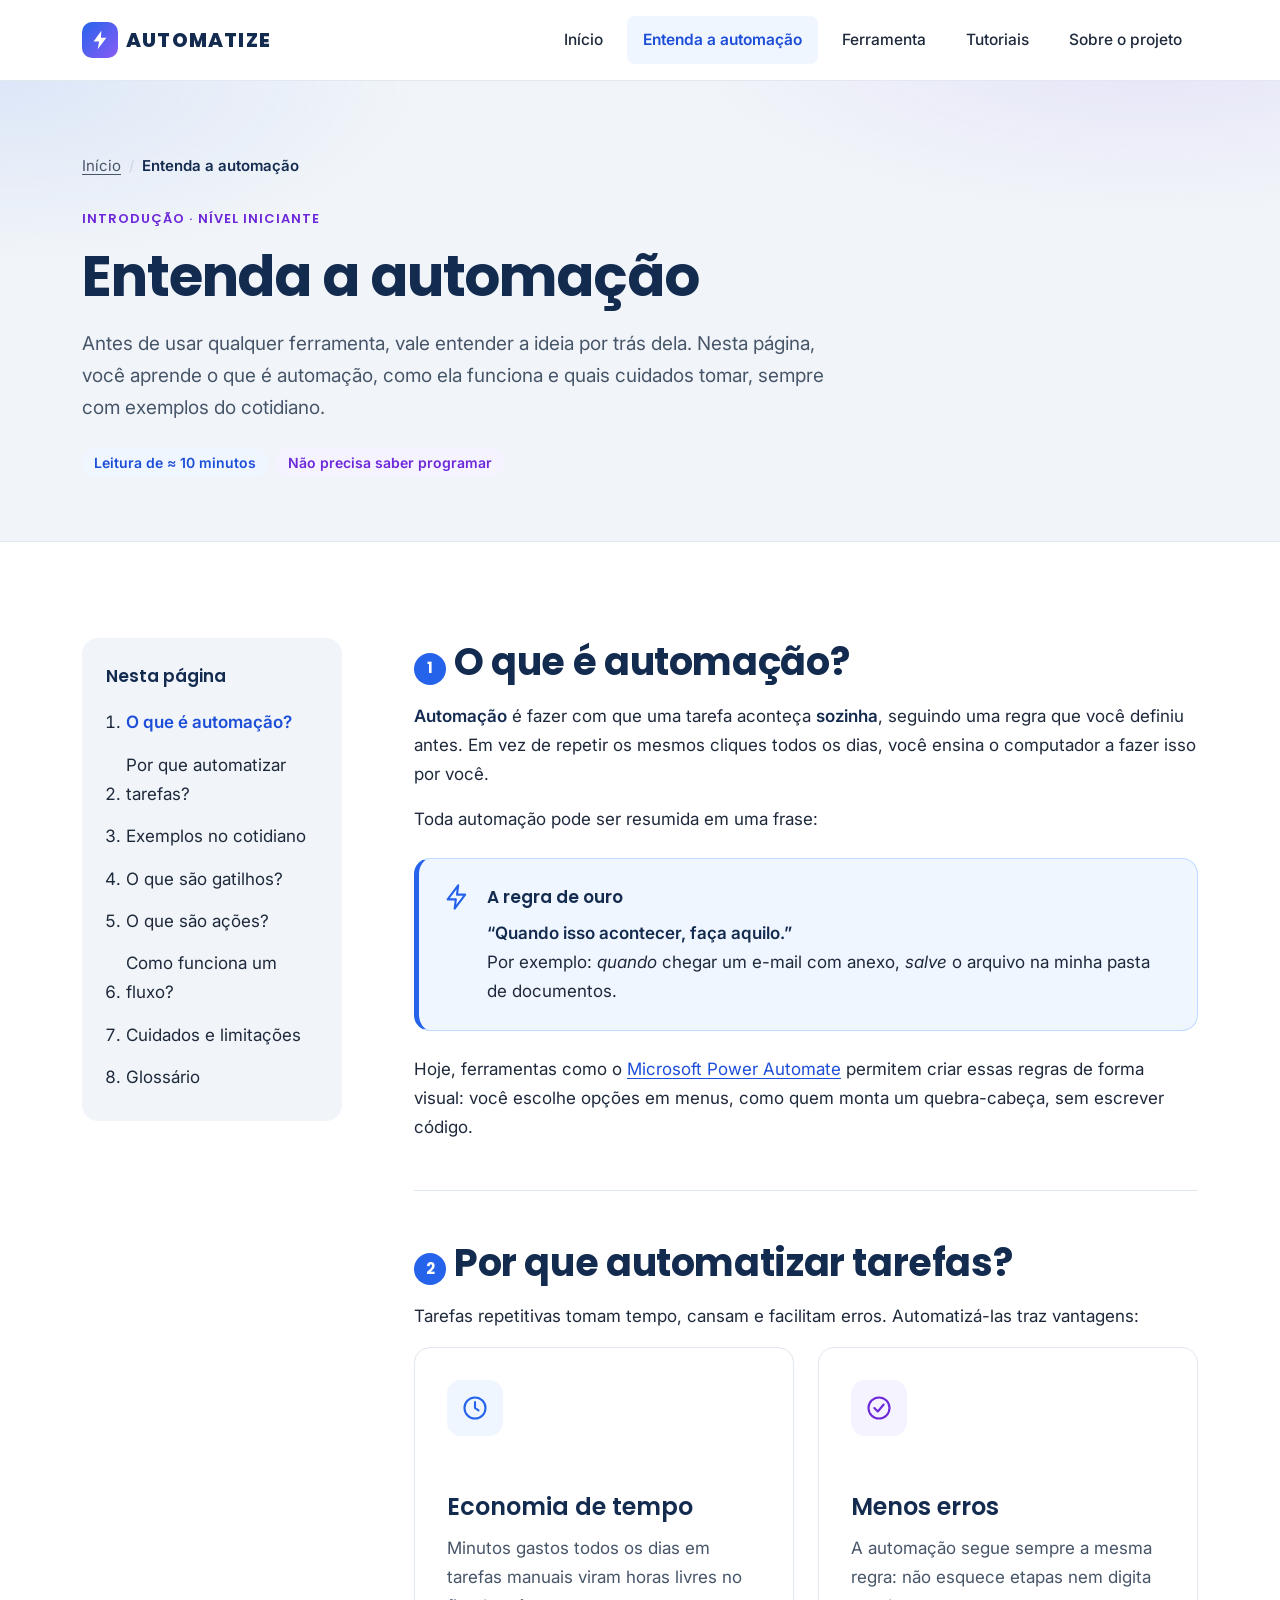
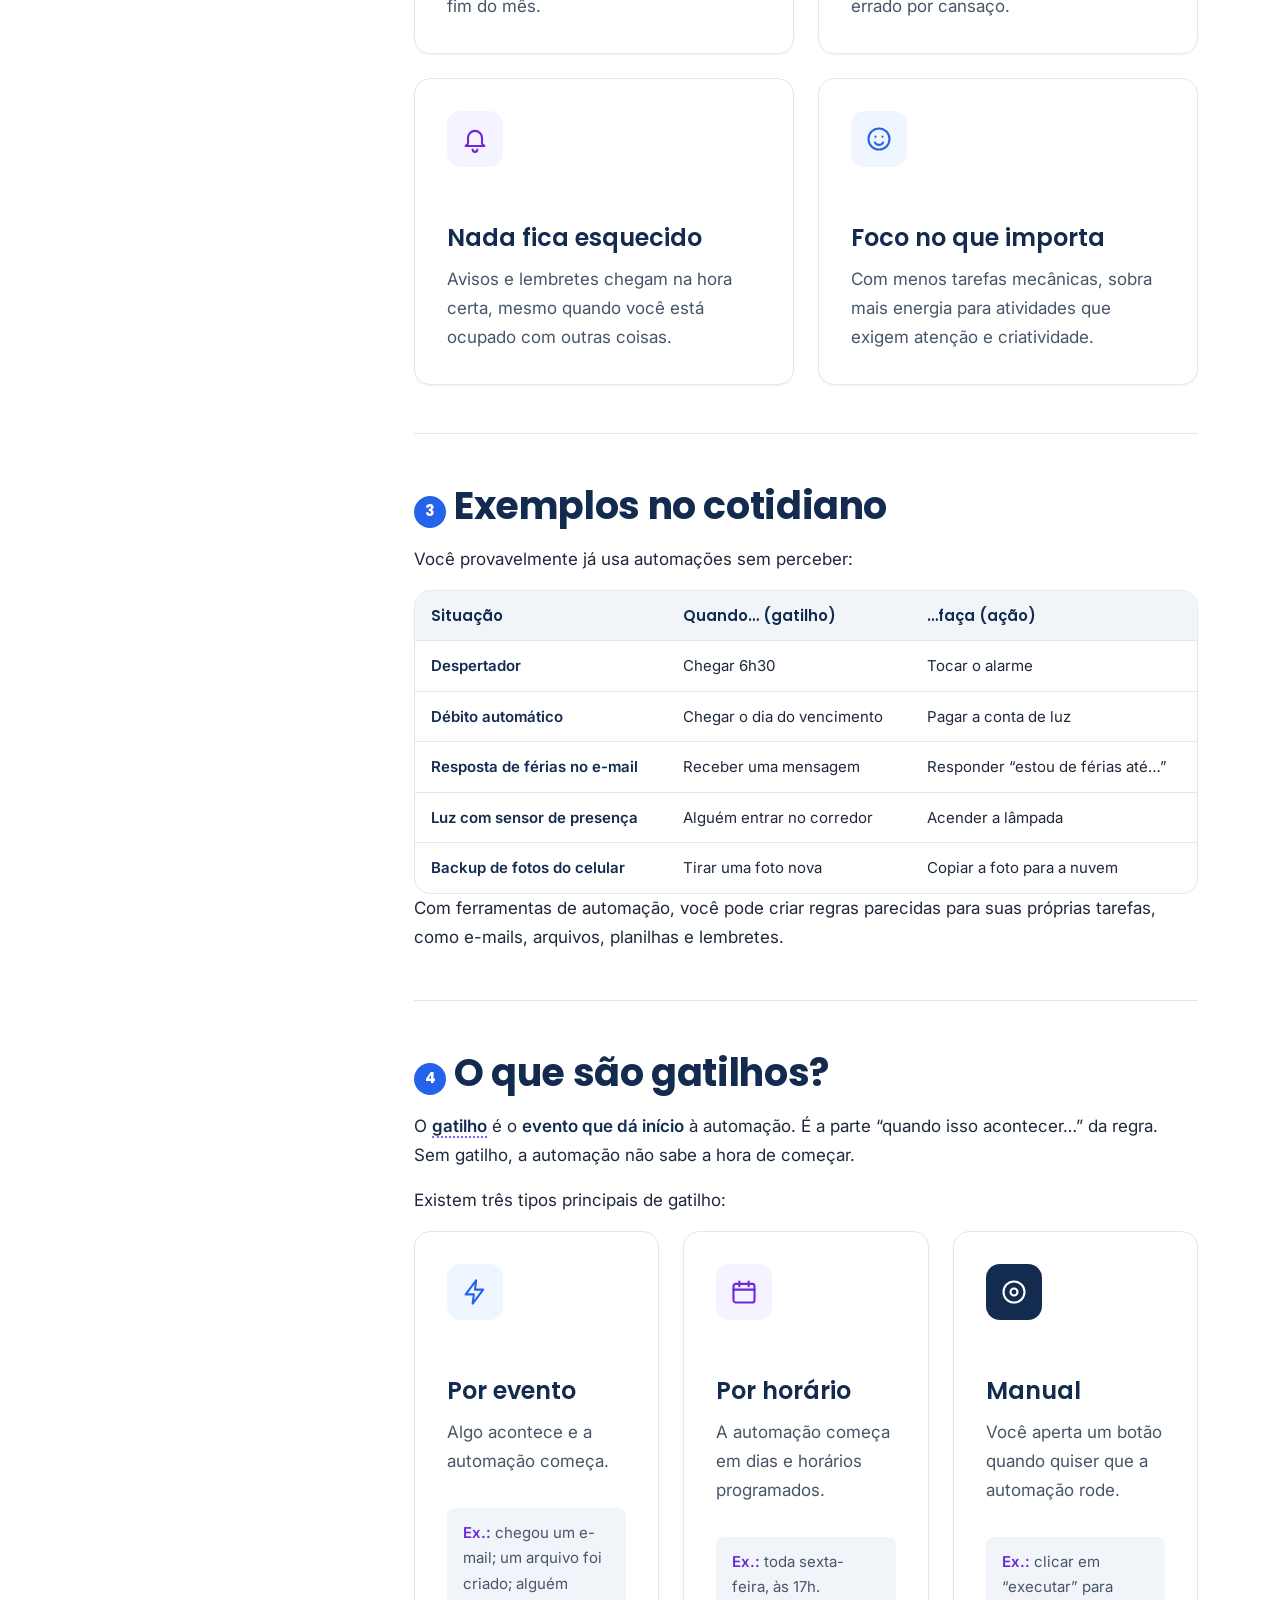
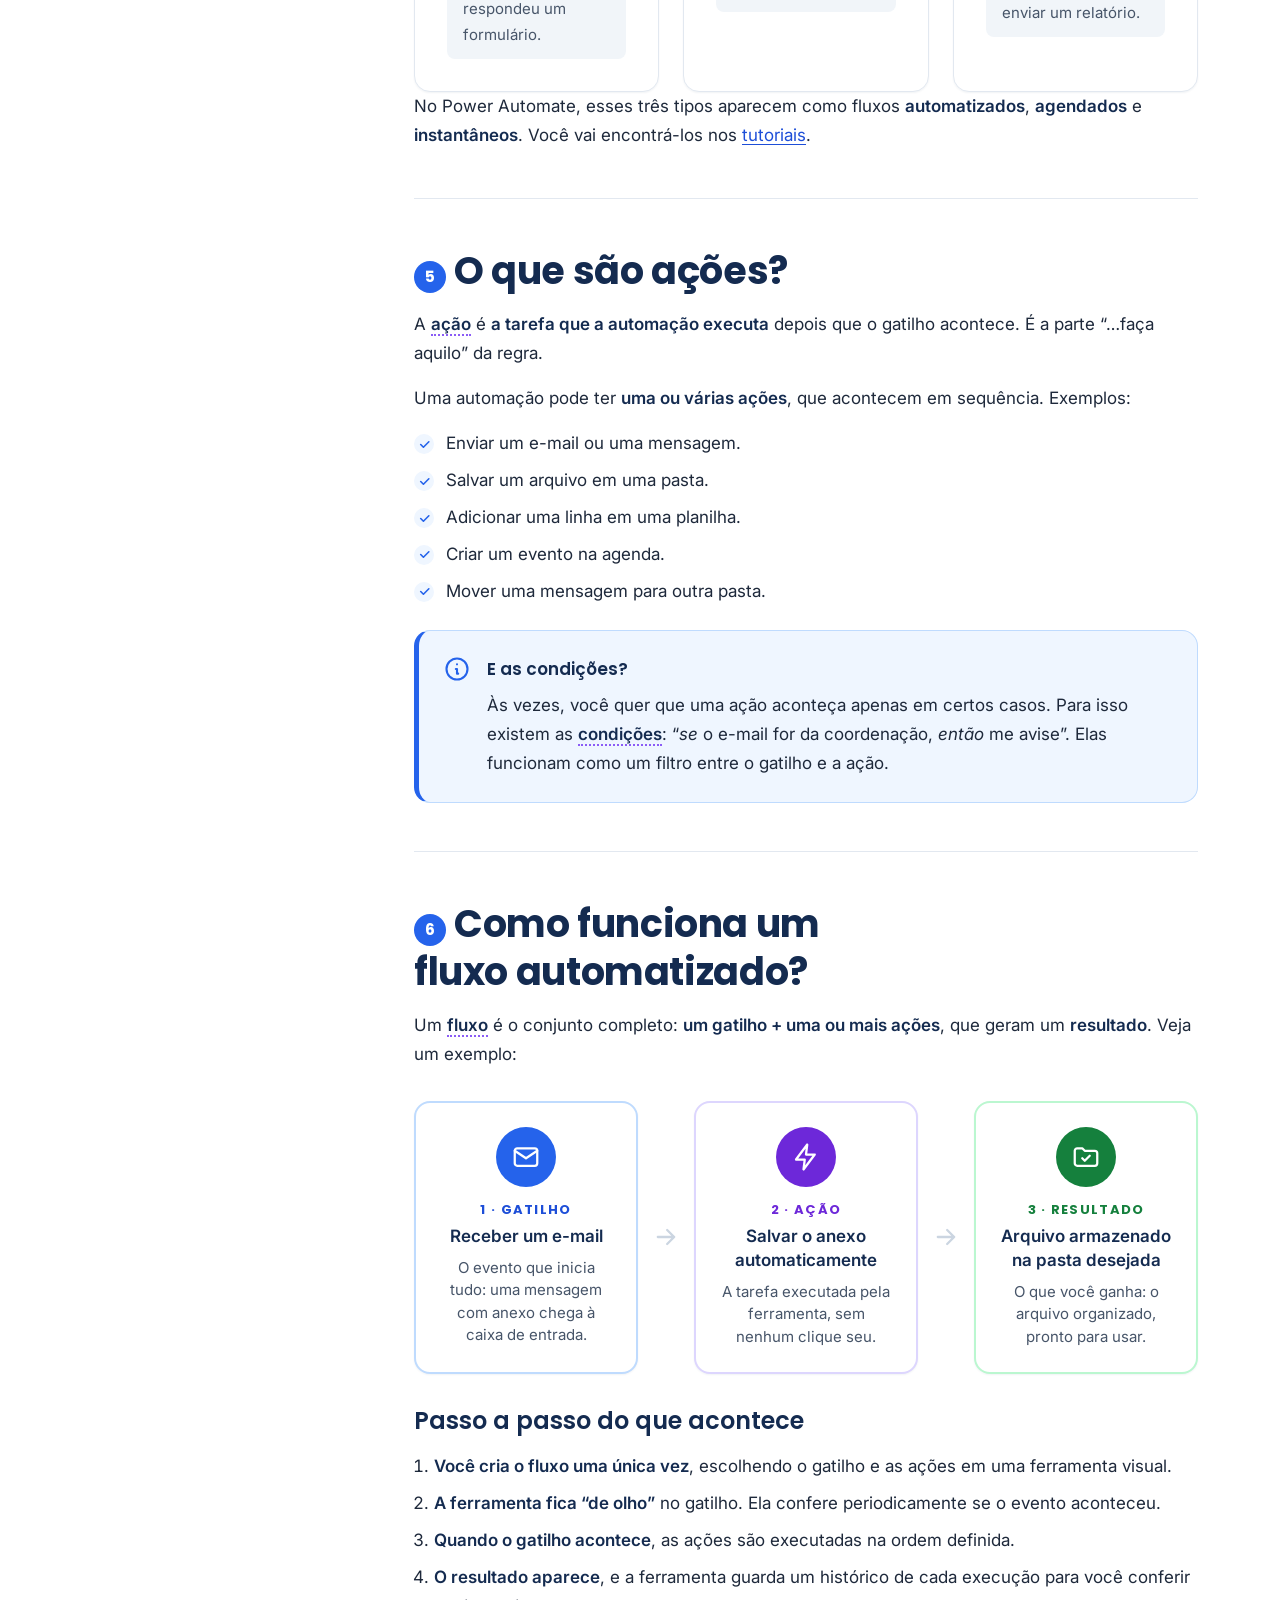
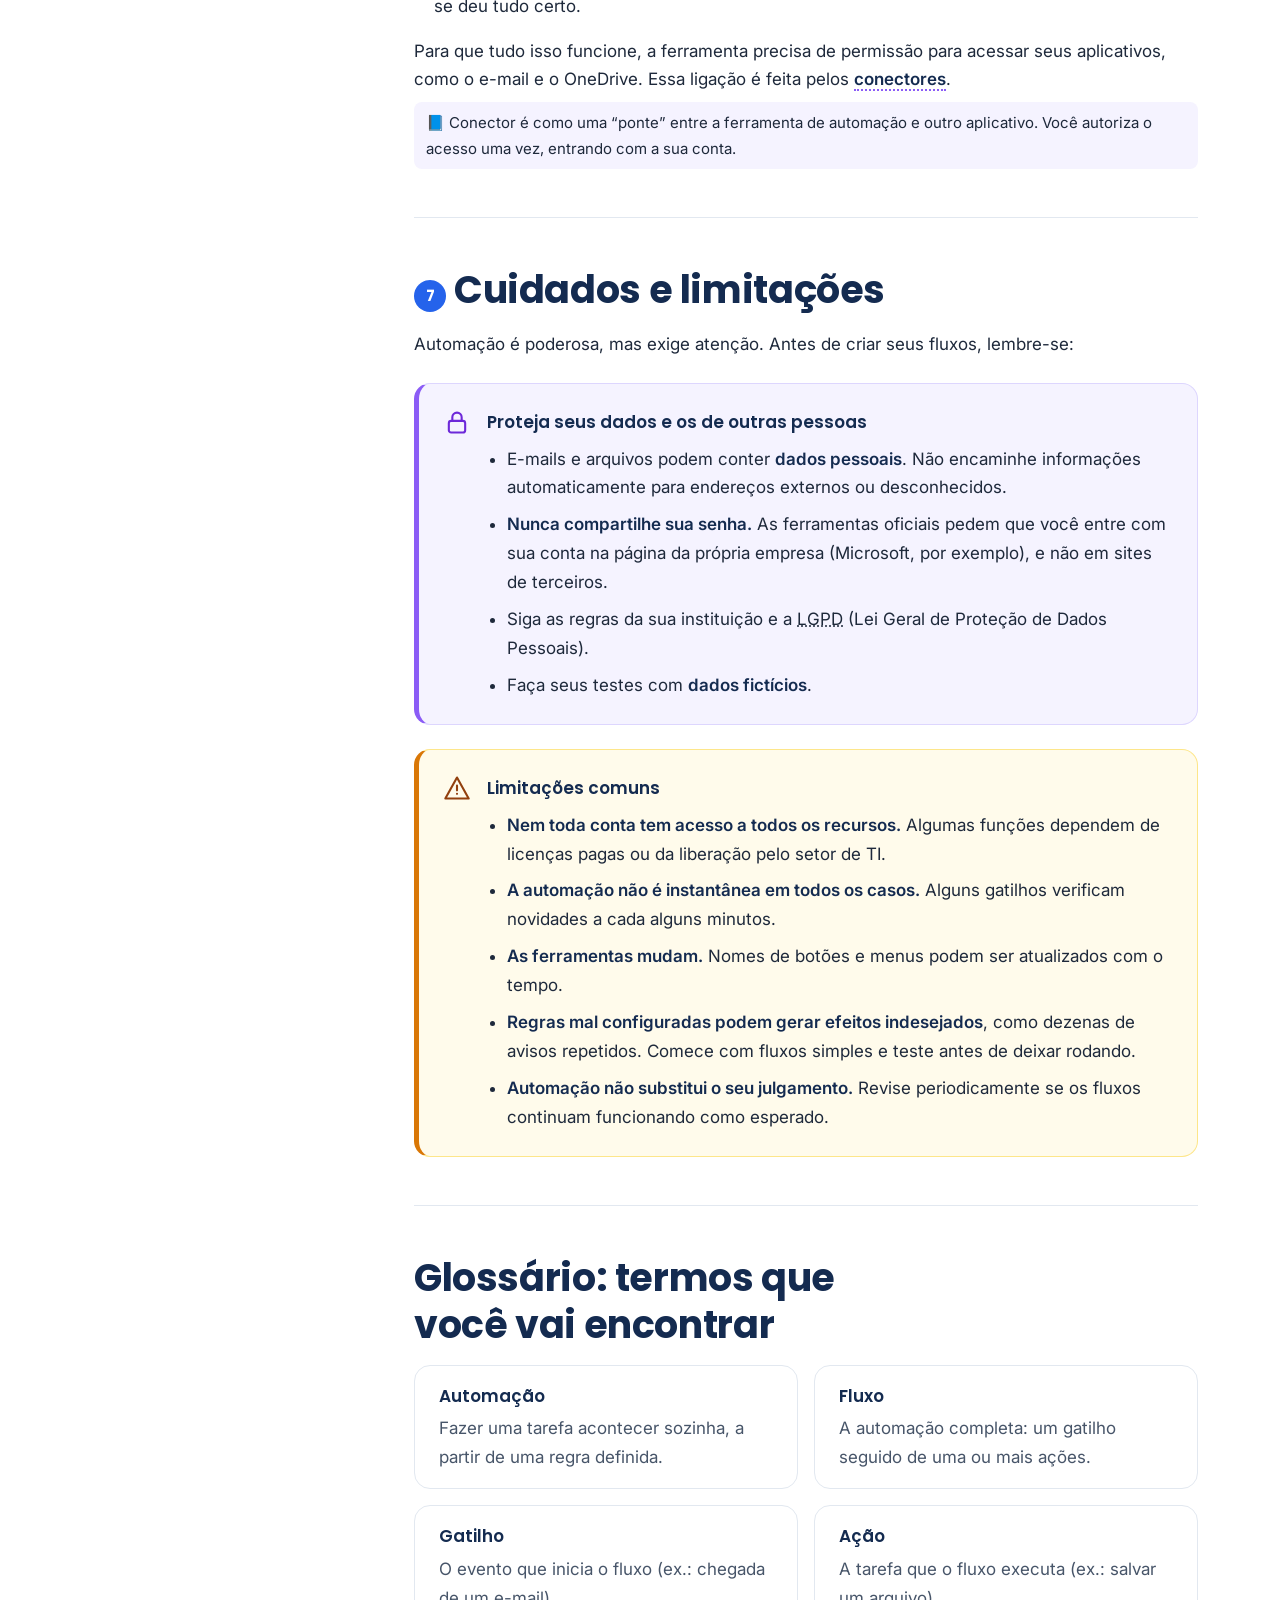
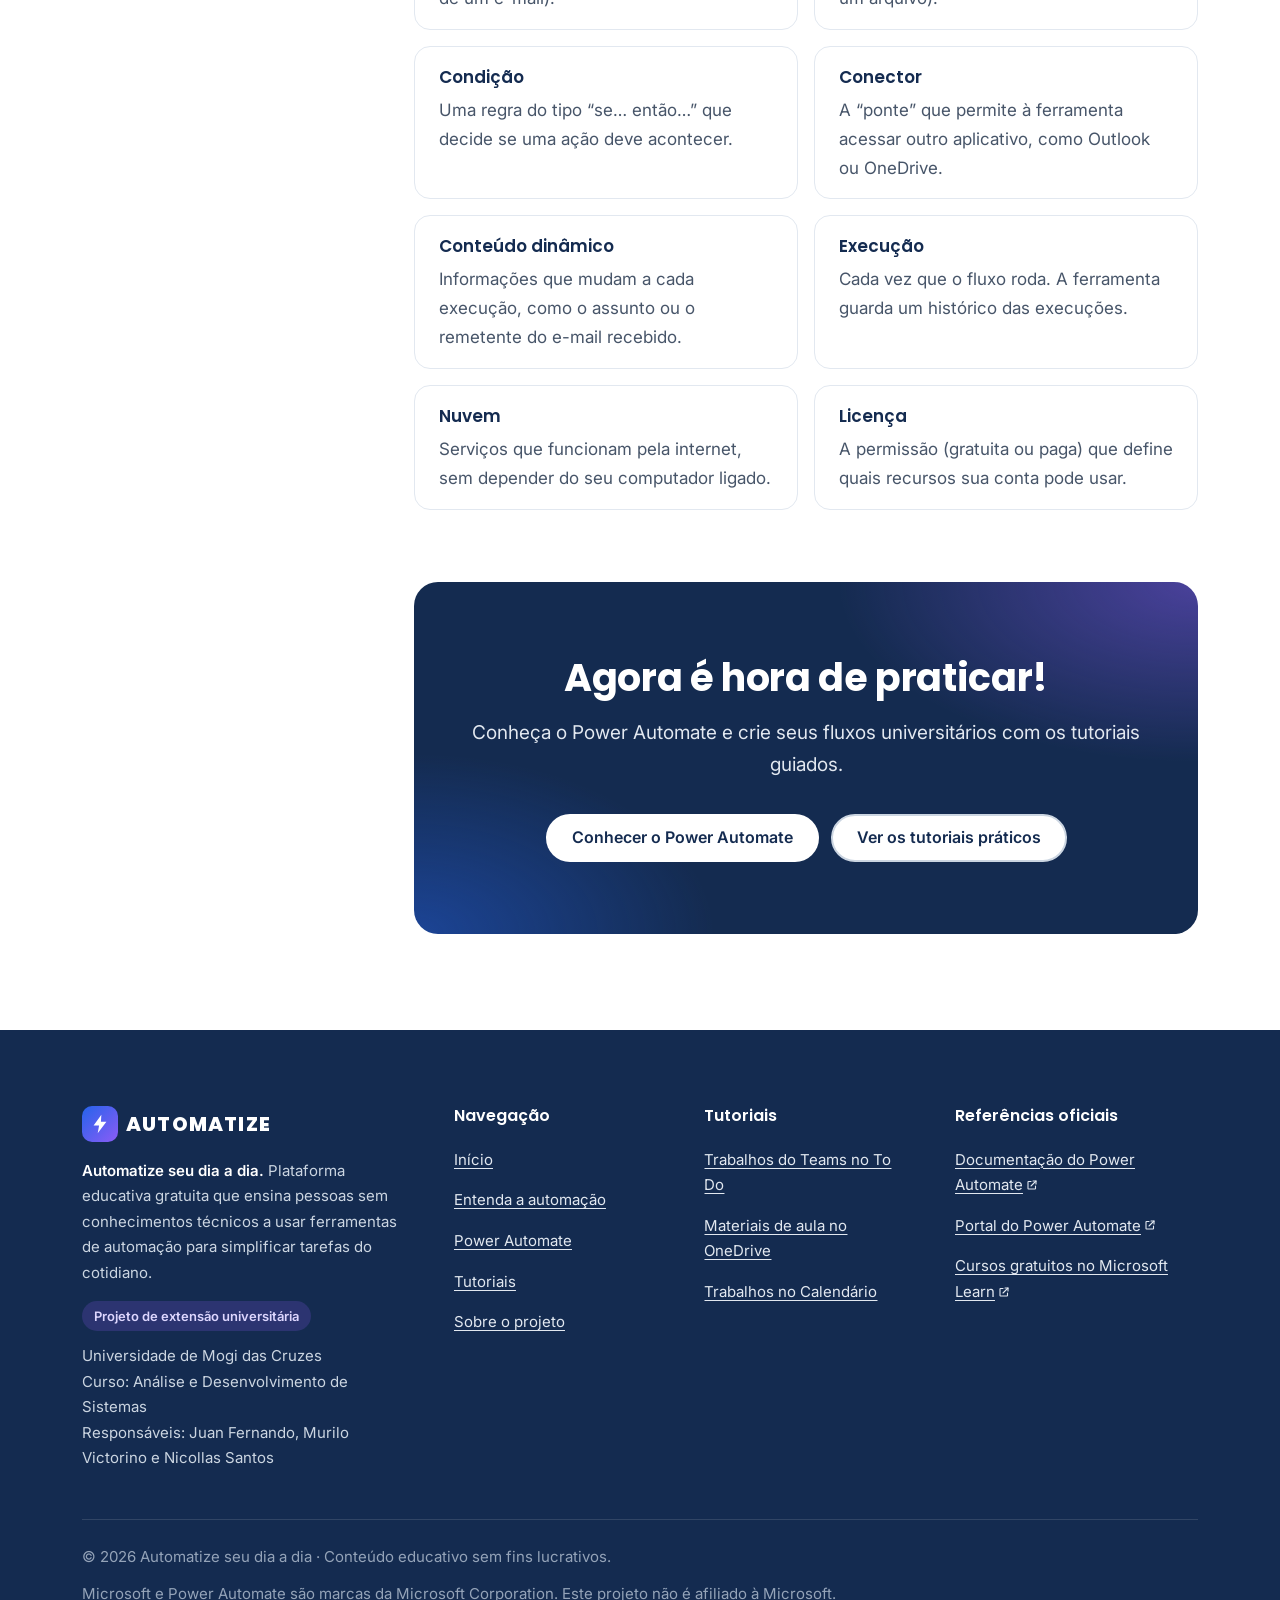
<file: automacao.html>
<!DOCTYPE html>
<html lang="pt-BR" class="no-js">
<head>
  <meta charset="UTF-8">
  <meta name="viewport" content="width=device-width, initial-scale=1">
  <title>Entenda a automação — Automatize seu dia a dia</title>
  <meta name="description" content="Aprenda, em linguagem simples, o que é automação, o que são gatilhos e ações, como funciona um fluxo automatizado e quais cuidados tomar.">
  <meta name="theme-color" content="#142B50">
  <meta property="og:type" content="article">
  <meta property="og:locale" content="pt_BR">
  <meta property="og:site_name" content="Automatize seu dia a dia">
  <meta property="og:title" content="Entenda a automação — Automatize seu dia a dia">
  <meta property="og:description" content="Gatilho → Ação → Resultado: entenda como funciona uma automação, sem precisar programar.">
  <link rel="icon" href="assets/icons/favicon.svg" type="image/svg+xml">
  <link rel="preconnect" href="https://fonts.googleapis.com">
  <link rel="preconnect" href="https://fonts.gstatic.com" crossorigin>
  <link rel="stylesheet" href="https://fonts.googleapis.com/css2?family=Inter:wght@400;500;600;700&family=Poppins:wght@600;700;800&display=swap">
  <link rel="stylesheet" href="css/style.css">
  <link rel="stylesheet" href="css/tutorials.css">
  <link rel="stylesheet" href="css/responsive.css">
  <script>document.documentElement.className = document.documentElement.className.replace('no-js', 'js');</script>
  <script src="js/navigation.js" defer></script>
  <script src="js/main.js" defer></script>
  <script src="js/tutorials.js" defer></script>
</head>
<body>
  <a class="skip-link" href="#conteudo">Pular para o conteúdo</a>
  <div class="reading-progress" aria-hidden="true"><div class="reading-progress__bar"></div></div>

  <header class="site-header">
    <div class="container site-header__inner">
      <a class="logo" href="index.html" aria-label="AUTOMATIZE — página inicial">
        <span class="logo__mark" aria-hidden="true"><svg viewBox="0 0 24 24" fill="currentColor"><path d="M13.5 2 5 13.5h6L9.5 22 19 9.5h-6z"/></svg></span>
        AUTOMATIZE
      </a>
      <button class="nav-toggle" type="button" aria-expanded="false" aria-controls="menu-principal" aria-label="Abrir menu de navegação">
        <span class="nav-toggle__icon" aria-hidden="true"><span></span><span></span><span></span></span>
        <span class="nav-toggle__text" aria-hidden="true">Menu</span>
      </button>
      <nav class="site-nav" id="menu-principal" aria-label="Principal">
        <ul>
          <li><a href="index.html">Início</a></li>
          <li><a href="automacao.html" aria-current="page">Entenda a automação</a></li>
          <li><a href="power-automate.html">Ferramenta</a></li>
          <li><a href="power-automate.html#tutoriais">Tutoriais</a></li>
          <li><a href="sobre.html">Sobre o projeto</a></li>
        </ul>
      </nav>
    </div>
  </header>

  <main id="conteudo" tabindex="-1">
    <section class="page-hero">
      <div class="container">
        <nav class="breadcrumb" aria-label="Você está aqui">
          <ol>
            <li><a href="index.html">Início</a></li>
            <li><span aria-current="page">Entenda a automação</span></li>
          </ol>
        </nav>
        <p class="eyebrow">Introdução · Nível iniciante</p>
        <h1>Entenda a automação</h1>
        <p class="lead">Antes de usar qualquer ferramenta, vale entender a ideia por trás dela. Nesta página, você aprende o que é automação, como ela funciona e quais cuidados tomar, sempre com exemplos do cotidiano.</p>
        <ul class="badge-list" style="margin-top:var(--space-5)">
          <li class="badge">Leitura de ≈ 10 minutos</li>
          <li class="badge badge--purple">Não precisa saber programar</li>
        </ul>
      </div>
    </section>

    <div class="section">
      <div class="container with-sidebar">
        <aside>
          <nav class="toc" aria-label="Nesta página" data-scrollspy>
            <p class="toc__title">Nesta página</p>
            <ol>
              <li><a href="#o-que-e">O que é automação?</a></li>
              <li><a href="#por-que">Por que automatizar tarefas?</a></li>
              <li><a href="#exemplos">Exemplos no cotidiano</a></li>
              <li><a href="#gatilhos">O que são gatilhos?</a></li>
              <li><a href="#acoes">O que são ações?</a></li>
              <li><a href="#fluxo">Como funciona um fluxo?</a></li>
              <li><a href="#cuidados">Cuidados e limitações</a></li>
              <li><a href="#glossario">Glossário</a></li>
            </ol>
          </nav>
        </aside>

        <div class="prose">
          <!-- 1 -->
          <section class="article-section" aria-labelledby="o-que-e">
            <h2 id="o-que-e"><span class="number-chip" aria-hidden="true">1</span>O que é automação?</h2>
            <p><strong>Automação</strong> é fazer com que uma tarefa aconteça <strong>sozinha</strong>, seguindo uma regra que você definiu antes. Em vez de repetir os mesmos cliques todos os dias, você ensina o computador a fazer isso por você.</p>
            <p>Toda automação pode ser resumida em uma frase:</p>
            <div class="callout callout--info">
              <svg class="callout__icon" aria-hidden="true" focusable="false" viewBox="0 0 24 24" fill="none" stroke="currentColor" stroke-width="1.8" stroke-linecap="round" stroke-linejoin="round"><path d="M13 2L4 14h7l-1 8 9-12h-7z"/></svg>
              <div>
                <p class="callout__title">A regra de ouro</p>
                <p><strong>“Quando isso acontecer, faça aquilo.”</strong><br>Por exemplo: <em>quando</em> chegar um e-mail com anexo, <em>salve</em> o arquivo na minha pasta de documentos.</p>
              </div>
            </div>
            <p>Hoje, ferramentas como o <a href="power-automate.html">Microsoft Power Automate</a> permitem criar essas regras de forma visual: você escolhe opções em menus, como quem monta um quebra-cabeça, sem escrever código.</p>
          </section>

          <!-- 2 -->
          <section class="article-section" aria-labelledby="por-que">
            <h2 id="por-que"><span class="number-chip" aria-hidden="true">2</span>Por que automatizar tarefas?</h2>
            <p>Tarefas repetitivas tomam tempo, cansam e facilitam erros. Automatizá-las traz vantagens:</p>
            <div class="grid grid--2">
              <div class="card">
                <span class="icon-badge" aria-hidden="true"><svg viewBox="0 0 24 24" fill="none" stroke="currentColor" stroke-width="1.8" stroke-linecap="round" stroke-linejoin="round"><circle cx="12" cy="12" r="9"/><path d="M12 7v5l3 2"/></svg></span>
                <h3>Economia de tempo</h3>
                <p>Minutos gastos todos os dias em tarefas manuais viram horas livres no fim do mês.</p>
              </div>
              <div class="card">
                <span class="icon-badge icon-badge--purple" aria-hidden="true"><svg viewBox="0 0 24 24" fill="none" stroke="currentColor" stroke-width="1.8" stroke-linecap="round" stroke-linejoin="round"><circle cx="12" cy="12" r="9"/><path d="M8 12l3 3 5-6"/></svg></span>
                <h3>Menos erros</h3>
                <p>A automação segue sempre a mesma regra: não esquece etapas nem digita errado por cansaço.</p>
              </div>
              <div class="card">
                <span class="icon-badge icon-badge--purple" aria-hidden="true"><svg viewBox="0 0 24 24" fill="none" stroke="currentColor" stroke-width="1.8" stroke-linecap="round" stroke-linejoin="round"><path d="M6 16v-5a6 6 0 0 1 12 0v5l2 2H4z"/><path d="M10 21a2 2 0 0 0 4 0"/></svg></span>
                <h3>Nada fica esquecido</h3>
                <p>Avisos e lembretes chegam na hora certa, mesmo quando você está ocupado com outras coisas.</p>
              </div>
              <div class="card">
                <span class="icon-badge" aria-hidden="true"><svg viewBox="0 0 24 24" fill="none" stroke="currentColor" stroke-width="1.8" stroke-linecap="round" stroke-linejoin="round"><circle cx="12" cy="12" r="9"/><path d="M9 10h.01M15 10h.01M8.5 15a4 4 0 0 0 7 0"/></svg></span>
                <h3>Foco no que importa</h3>
                <p>Com menos tarefas mecânicas, sobra mais energia para atividades que exigem atenção e criatividade.</p>
              </div>
            </div>
          </section>

          <!-- 3 -->
          <section class="article-section" aria-labelledby="exemplos">
            <h2 id="exemplos"><span class="number-chip" aria-hidden="true">3</span>Exemplos no cotidiano</h2>
            <p>Você provavelmente já usa automações sem perceber:</p>
            <div class="table-wrap" tabindex="0" role="region" aria-label="Tabela de exemplos de automação no cotidiano">
              <table>
                <caption class="sr-only">Exemplos de automações do dia a dia, com o que inicia cada uma e o que ela faz</caption>
                <thead>
                  <tr><th scope="col">Situação</th><th scope="col">Quando… (gatilho)</th><th scope="col">…faça (ação)</th></tr>
                </thead>
                <tbody>
                  <tr><th scope="row">Despertador</th><td>Chegar 6h30</td><td>Tocar o alarme</td></tr>
                  <tr><th scope="row">Débito automático</th><td>Chegar o dia do vencimento</td><td>Pagar a conta de luz</td></tr>
                  <tr><th scope="row">Resposta de férias no e-mail</th><td>Receber uma mensagem</td><td>Responder “estou de férias até…”</td></tr>
                  <tr><th scope="row">Luz com sensor de presença</th><td>Alguém entrar no corredor</td><td>Acender a lâmpada</td></tr>
                  <tr><th scope="row">Backup de fotos do celular</th><td>Tirar uma foto nova</td><td>Copiar a foto para a nuvem</td></tr>
                </tbody>
              </table>
            </div>
            <p>Com ferramentas de automação, você pode criar regras parecidas para suas próprias tarefas, como e-mails, arquivos, planilhas e lembretes.</p>
          </section>

          <!-- 4 -->
          <section class="article-section" aria-labelledby="gatilhos">
            <h2 id="gatilhos"><span class="number-chip" aria-hidden="true">4</span>O que são gatilhos?</h2>
            <p>O <span class="term">gatilho</span> é o <strong>evento que dá início</strong> à automação. É a parte “quando isso acontecer…” da regra. Sem gatilho, a automação não sabe a hora de começar.</p>
            <p>Existem três tipos principais de gatilho:</p>
            <div class="grid grid--3">
              <div class="card">
                <span class="icon-badge" aria-hidden="true"><svg viewBox="0 0 24 24" fill="none" stroke="currentColor" stroke-width="1.8" stroke-linecap="round" stroke-linejoin="round"><path d="M13 2L4 14h7l-1 8 9-12h-7z"/></svg></span>
                <h3>Por evento</h3>
                <p>Algo acontece e a automação começa.</p>
                <p class="card__example"><strong>Ex.:</strong> chegou um e-mail; um arquivo foi criado; alguém respondeu um formulário.</p>
              </div>
              <div class="card">
                <span class="icon-badge icon-badge--purple" aria-hidden="true"><svg viewBox="0 0 24 24" fill="none" stroke="currentColor" stroke-width="1.8" stroke-linecap="round" stroke-linejoin="round"><rect x="3" y="5" width="18" height="16" rx="2"/><path d="M3 10h18M8 3v4M16 3v4"/></svg></span>
                <h3>Por horário</h3>
                <p>A automação começa em dias e horários programados.</p>
                <p class="card__example"><strong>Ex.:</strong> toda sexta-feira, às 17h.</p>
              </div>
              <div class="card">
                <span class="icon-badge icon-badge--navy" aria-hidden="true"><svg viewBox="0 0 24 24" fill="none" stroke="currentColor" stroke-width="1.8" stroke-linecap="round" stroke-linejoin="round"><circle cx="12" cy="12" r="9"/><circle cx="12" cy="12" r="3"/></svg></span>
                <h3>Manual</h3>
                <p>Você aperta um botão quando quiser que a automação rode.</p>
                <p class="card__example"><strong>Ex.:</strong> clicar em “executar” para enviar um relatório.</p>
              </div>
            </div>
            <p>No Power Automate, esses três tipos aparecem como fluxos <strong>automatizados</strong>, <strong>agendados</strong> e <strong>instantâneos</strong>. Você vai encontrá-los nos <a href="power-automate.html#tutoriais">tutoriais</a>.</p>
          </section>

          <!-- 5 -->
          <section class="article-section" aria-labelledby="acoes">
            <h2 id="acoes"><span class="number-chip" aria-hidden="true">5</span>O que são ações?</h2>
            <p>A <span class="term">ação</span> é <strong>a tarefa que a automação executa</strong> depois que o gatilho acontece. É a parte “…faça aquilo” da regra.</p>
            <p>Uma automação pode ter <strong>uma ou várias ações</strong>, que acontecem em sequência. Exemplos:</p>
            <ul class="check-list">
              <li>Enviar um e-mail ou uma mensagem.</li>
              <li>Salvar um arquivo em uma pasta.</li>
              <li>Adicionar uma linha em uma planilha.</li>
              <li>Criar um evento na agenda.</li>
              <li>Mover uma mensagem para outra pasta.</li>
            </ul>
            <div class="callout callout--info">
              <svg class="callout__icon" aria-hidden="true" focusable="false" viewBox="0 0 24 24" fill="none" stroke="currentColor" stroke-width="1.8" stroke-linecap="round" stroke-linejoin="round"><circle cx="12" cy="12" r="9"/><path d="M12 8h.01M11 12h1v4h1"/></svg>
              <div>
                <p class="callout__title">E as condições?</p>
                <p>Às vezes, você quer que uma ação aconteça apenas em certos casos. Para isso existem as <span class="term">condições</span>: “<em>se</em> o e-mail for da coordenação, <em>então</em> me avise”. Elas funcionam como um filtro entre o gatilho e a ação.</p>
              </div>
            </div>
          </section>

          <!-- 6 -->
          <section class="article-section" aria-labelledby="fluxo">
            <h2 id="fluxo"><span class="number-chip" aria-hidden="true">6</span>Como funciona um fluxo automatizado?</h2>
            <p>Um <span class="term">fluxo</span> é o conjunto completo: <strong>um gatilho + uma ou mais ações</strong>, que geram um <strong>resultado</strong>. Veja um exemplo:</p>

            <!-- Diagrama didático construído em HTML + CSS (sem imagem estática) -->
            <figure style="margin:0">
              <ol class="flow-diagram" aria-label="Diagrama: gatilho, ação e resultado">
                <li class="flow-node flow-node--trigger">
                  <span class="flow-node__icon" aria-hidden="true"><svg viewBox="0 0 24 24" fill="none" stroke="currentColor" stroke-width="1.8" stroke-linecap="round" stroke-linejoin="round"><rect x="3" y="5" width="18" height="14" rx="2"/><path d="M3 7l9 6 9-6"/></svg></span>
                  <span class="flow-node__label">1 · Gatilho</span>
                  <span class="flow-node__text">Receber um e-mail</span>
                  <span class="flow-node__hint">O evento que inicia tudo: uma mensagem com anexo chega à caixa de entrada.</span>
                </li>
                <li class="flow-arrow" aria-hidden="true"><svg viewBox="0 0 24 24" fill="none" stroke="currentColor" stroke-width="2" stroke-linecap="round" stroke-linejoin="round"><path d="M5 12h14M13 6l6 6-6 6"/></svg></li>
                <li class="flow-node flow-node--action">
                  <span class="flow-node__icon" aria-hidden="true"><svg viewBox="0 0 24 24" fill="none" stroke="currentColor" stroke-width="1.8" stroke-linecap="round" stroke-linejoin="round"><path d="M13 2L4 14h7l-1 8 9-12h-7z"/></svg></span>
                  <span class="flow-node__label">2 · Ação</span>
                  <span class="flow-node__text">Salvar o anexo automaticamente</span>
                  <span class="flow-node__hint">A tarefa executada pela ferramenta, sem nenhum clique seu.</span>
                </li>
                <li class="flow-arrow" aria-hidden="true"><svg viewBox="0 0 24 24" fill="none" stroke="currentColor" stroke-width="2" stroke-linecap="round" stroke-linejoin="round"><path d="M5 12h14M13 6l6 6-6 6"/></svg></li>
                <li class="flow-node flow-node--result">
                  <span class="flow-node__icon" aria-hidden="true"><svg viewBox="0 0 24 24" fill="none" stroke="currentColor" stroke-width="1.8" stroke-linecap="round" stroke-linejoin="round"><path d="M3 7a2 2 0 0 1 2-2h4l2 2h8a2 2 0 0 1 2 2v8a2 2 0 0 1-2 2H5a2 2 0 0 1-2-2z"/><path d="M9 13l2 2 4-4"/></svg></span>
                  <span class="flow-node__label">3 · Resultado</span>
                  <span class="flow-node__text">Arquivo armazenado na pasta desejada</span>
                  <span class="flow-node__hint">O que você ganha: o arquivo organizado, pronto para usar.</span>
                </li>
              </ol>
              <figcaption class="sr-only">Fluxo de exemplo: ao receber um e-mail (gatilho), o anexo é salvo automaticamente (ação), e o arquivo fica armazenado na pasta desejada (resultado).</figcaption>
            </figure>

            <h3>Passo a passo do que acontece</h3>
            <ol>
              <li><strong>Você cria o fluxo uma única vez</strong>, escolhendo o gatilho e as ações em uma ferramenta visual.</li>
              <li><strong>A ferramenta fica “de olho”</strong> no gatilho. Ela confere periodicamente se o evento aconteceu.</li>
              <li><strong>Quando o gatilho acontece</strong>, as ações são executadas na ordem definida.</li>
              <li><strong>O resultado aparece</strong>, e a ferramenta guarda um histórico de cada execução para você conferir se deu tudo certo.</li>
            </ol>
            <p>Para que tudo isso funcione, a ferramenta precisa de permissão para acessar seus aplicativos, como o e-mail e o OneDrive. Essa ligação é feita pelos <span class="term">conectores</span>.<span class="term-note">Conector é como uma “ponte” entre a ferramenta de automação e outro aplicativo. Você autoriza o acesso uma vez, entrando com a sua conta.</span></p>
          </section>

          <!-- 7 -->
          <section class="article-section" aria-labelledby="cuidados">
            <h2 id="cuidados"><span class="number-chip" aria-hidden="true">7</span>Cuidados e limitações</h2>
            <p>Automação é poderosa, mas exige atenção. Antes de criar seus fluxos, lembre-se:</p>
            <div class="callout callout--privacy">
              <svg class="callout__icon" aria-hidden="true" focusable="false" viewBox="0 0 24 24" fill="none" stroke="currentColor" stroke-width="1.8" stroke-linecap="round" stroke-linejoin="round"><rect x="5" y="11" width="14" height="10" rx="2"/><path d="M8 11V8a4 4 0 0 1 8 0v3"/></svg>
              <div>
                <p class="callout__title">Proteja seus dados e os de outras pessoas</p>
                <ul>
                  <li>E-mails e arquivos podem conter <strong>dados pessoais</strong>. Não encaminhe informações automaticamente para endereços externos ou desconhecidos.</li>
                  <li><strong>Nunca compartilhe sua senha.</strong> As ferramentas oficiais pedem que você entre com sua conta na página da própria empresa (Microsoft, por exemplo), e não em sites de terceiros.</li>
                  <li>Siga as regras da sua instituição e a <abbr title="Lei Geral de Proteção de Dados Pessoais">LGPD</abbr> (Lei Geral de Proteção de Dados Pessoais).</li>
                  <li>Faça seus testes com <strong>dados fictícios</strong>.</li>
                </ul>
              </div>
            </div>
            <div class="callout callout--warning">
              <svg class="callout__icon" aria-hidden="true" focusable="false" viewBox="0 0 24 24" fill="none" stroke="currentColor" stroke-width="1.8" stroke-linecap="round" stroke-linejoin="round"><path d="M12 3l10 18H2z"/><path d="M12 10v4M12 17h.01"/></svg>
              <div>
                <p class="callout__title">Limitações comuns</p>
                <ul>
                  <li><strong>Nem toda conta tem acesso a todos os recursos.</strong> Algumas funções dependem de licenças pagas ou da liberação pelo setor de TI.</li>
                  <li><strong>A automação não é instantânea em todos os casos.</strong> Alguns gatilhos verificam novidades a cada alguns minutos.</li>
                  <li><strong>As ferramentas mudam.</strong> Nomes de botões e menus podem ser atualizados com o tempo.</li>
                  <li><strong>Regras mal configuradas podem gerar efeitos indesejados</strong>, como dezenas de avisos repetidos. Comece com fluxos simples e teste antes de deixar rodando.</li>
                  <li><strong>Automação não substitui o seu julgamento.</strong> Revise periodicamente se os fluxos continuam funcionando como esperado.</li>
                </ul>
              </div>
            </div>
          </section>

          <!-- Glossário -->
          <section class="article-section" aria-labelledby="glossario">
            <h2 id="glossario">Glossário: termos que você vai encontrar</h2>
            <dl class="glossary">
              <div><dt>Automação</dt><dd>Fazer uma tarefa acontecer sozinha, a partir de uma regra definida.</dd></div>
              <div><dt>Fluxo</dt><dd>A automação completa: um gatilho seguido de uma ou mais ações.</dd></div>
              <div><dt>Gatilho</dt><dd>O evento que inicia o fluxo (ex.: chegada de um e-mail).</dd></div>
              <div><dt>Ação</dt><dd>A tarefa que o fluxo executa (ex.: salvar um arquivo).</dd></div>
              <div><dt>Condição</dt><dd>Uma regra do tipo “se… então…” que decide se uma ação deve acontecer.</dd></div>
              <div><dt>Conector</dt><dd>A “ponte” que permite à ferramenta acessar outro aplicativo, como Outlook ou OneDrive.</dd></div>
              <div><dt>Conteúdo dinâmico</dt><dd>Informações que mudam a cada execução, como o assunto ou o remetente do e-mail recebido.</dd></div>
              <div><dt>Execução</dt><dd>Cada vez que o fluxo roda. A ferramenta guarda um histórico das execuções.</dd></div>
              <div><dt>Nuvem</dt><dd>Serviços que funcionam pela internet, sem depender do seu computador ligado.</dd></div>
              <div><dt>Licença</dt><dd>A permissão (gratuita ou paga) que define quais recursos sua conta pode usar.</dd></div>
            </dl>
          </section>

          <div class="cta" style="margin-top:var(--space-8)">
            <h2>Agora é hora de praticar!</h2>
            <p>Conheça o Power Automate e crie seus fluxos universitários com os tutoriais guiados.</p>
            <div class="btn-group" style="justify-content:center">
              <a class="btn btn--light" href="power-automate.html">Conhecer o Power Automate</a>
              <a class="btn btn--secondary" href="power-automate.html#tutoriais">Ver os tutoriais práticos</a>
            </div>
          </div>
        </div>
      </div>
    </div>
  </main>

  <footer class="site-footer">
    <div class="container">
      <div class="site-footer__grid">
        <div>
          <a class="logo" href="index.html" aria-label="AUTOMATIZE — página inicial">
            <span class="logo__mark" aria-hidden="true"><svg viewBox="0 0 24 24" fill="currentColor"><path d="M13.5 2 5 13.5h6L9.5 22 19 9.5h-6z"/></svg></span>
            AUTOMATIZE
          </a>
          <p style="margin-top:var(--space-3)"><strong style="color:#fff">Automatize seu dia a dia.</strong> Plataforma educativa gratuita que ensina pessoas sem conhecimentos técnicos a usar ferramentas de automação para simplificar tarefas do cotidiano.</p>
          <p class="extension-tag">Projeto de extensão universitária</p>
          <p>
            Universidade de Mogi das Cruzes<br>
            Curso: Análise e Desenvolvimento de Sistemas<br>
            Responsáveis: Juan Fernando, Murilo Victorino e Nicollas Santos
          </p>
        </div>
        <nav aria-label="Rodapé — páginas">
          <p class="site-footer__title">Navegação</p>
          <ul>
            <li><a href="index.html">Início</a></li>
            <li><a href="automacao.html">Entenda a automação</a></li>
            <li><a href="power-automate.html">Power Automate</a></li>
            <li><a href="power-automate.html#tutoriais">Tutoriais</a></li>
            <li><a href="sobre.html">Sobre o projeto</a></li>
          </ul>
        </nav>
        <nav aria-label="Rodapé — tutoriais">
          <p class="site-footer__title">Tutoriais</p>
          <ul>
            <li><a href="power-automate.html#tutorial-01">Trabalhos do Teams no To Do</a></li>
            <li><a href="power-automate.html#tutorial-02">Materiais de aula no OneDrive</a></li>
            <li><a href="power-automate.html#tutorial-03">Trabalhos no Calendário</a></li>
          </ul>
        </nav>
        <div>
          <p class="site-footer__title">Referências oficiais</p>
          <ul>
            <li><a href="https://learn.microsoft.com/pt-br/power-automate/">Documentação do Power Automate</a></li>
            <li><a href="https://make.powerautomate.com/">Portal do Power Automate</a></li>
            <li><a href="https://learn.microsoft.com/pt-br/training/powerplatform/power-automate">Cursos gratuitos no Microsoft Learn</a></li>
          </ul>
        </div>
      </div>
      <div class="site-footer__bottom">
        <p>© <span data-current-year>2026</span> Automatize seu dia a dia · Conteúdo educativo sem fins lucrativos.</p>
        <p>Microsoft e Power Automate são marcas da Microsoft Corporation. Este projeto não é afiliado à Microsoft.</p>
      </div>
    </div>
  </footer>

  <button class="back-to-top" type="button" aria-label="Voltar ao topo da página">
    <svg aria-hidden="true" focusable="false" viewBox="0 0 24 24" fill="none" stroke="currentColor" stroke-width="2" stroke-linecap="round" stroke-linejoin="round"><path d="M12 19V5M5 12l7-7 7 7"/></svg>
  </button>
</body>
</html>
</file>
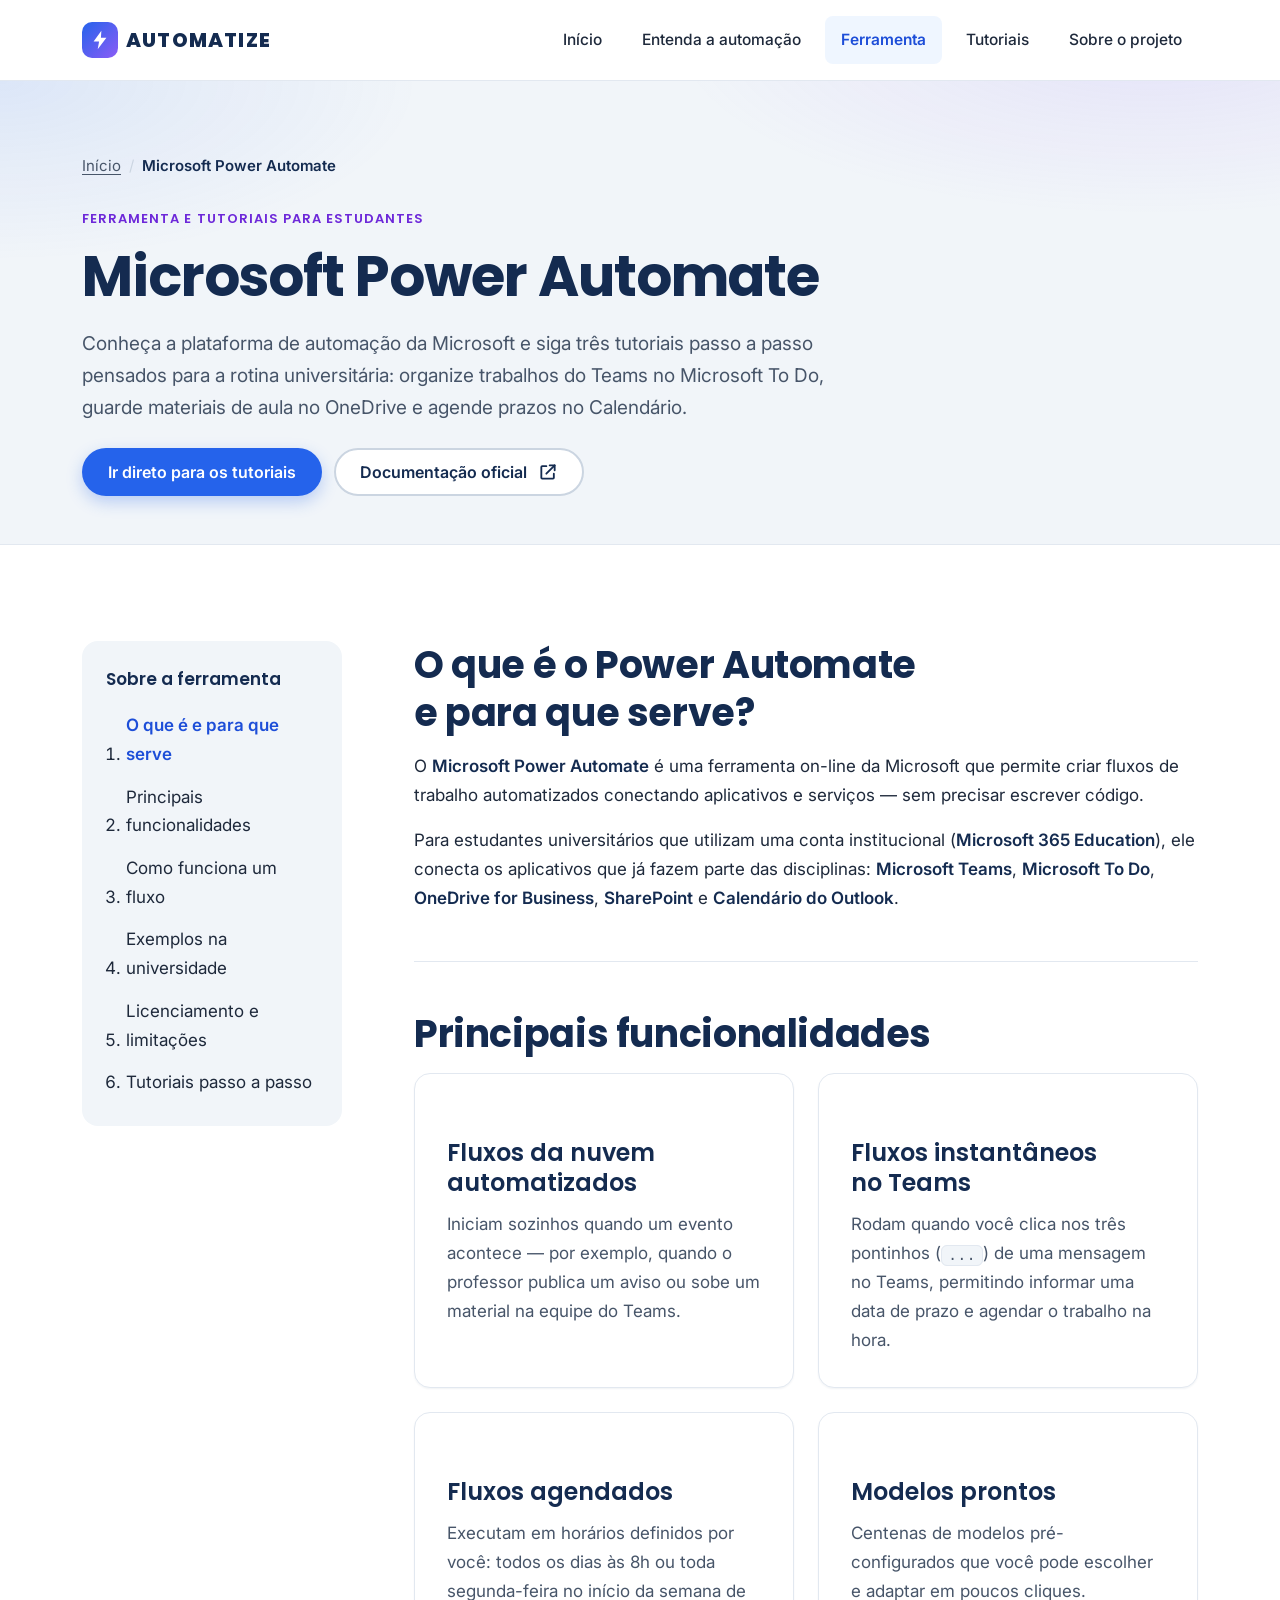
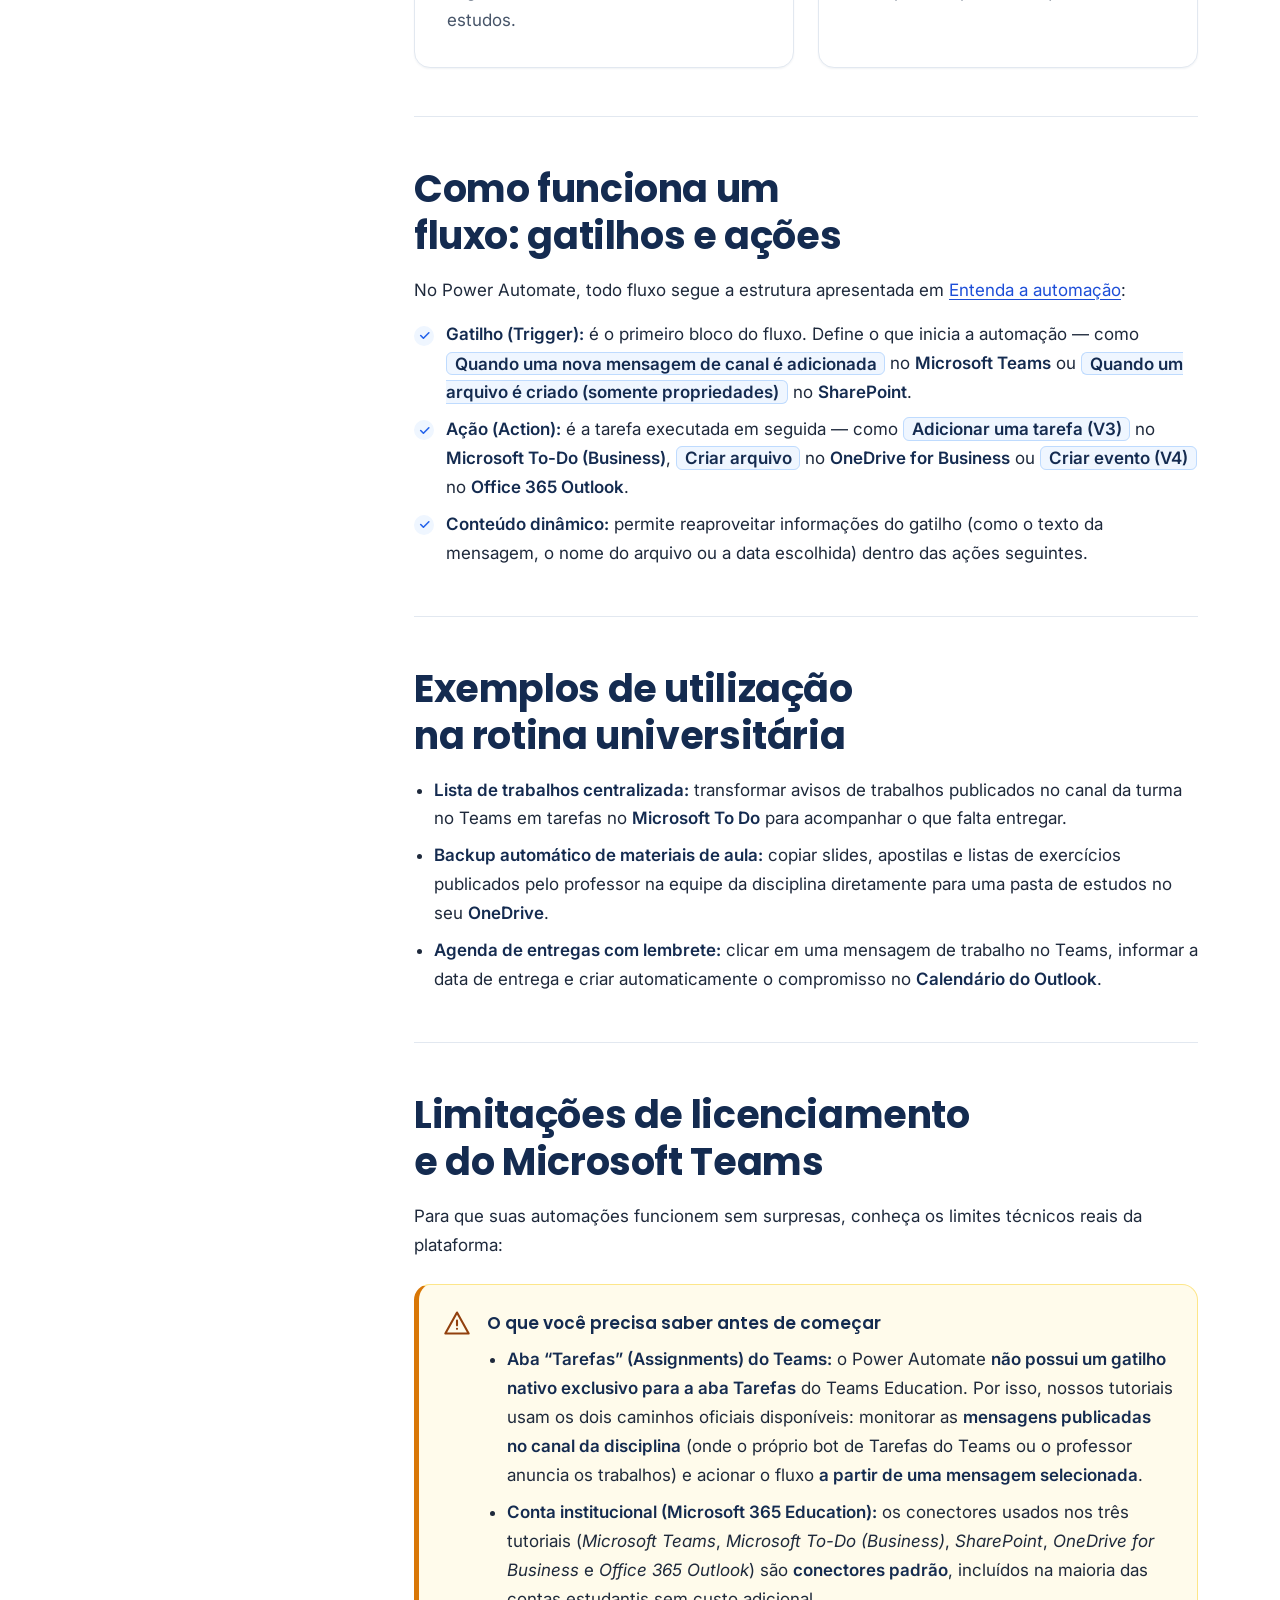
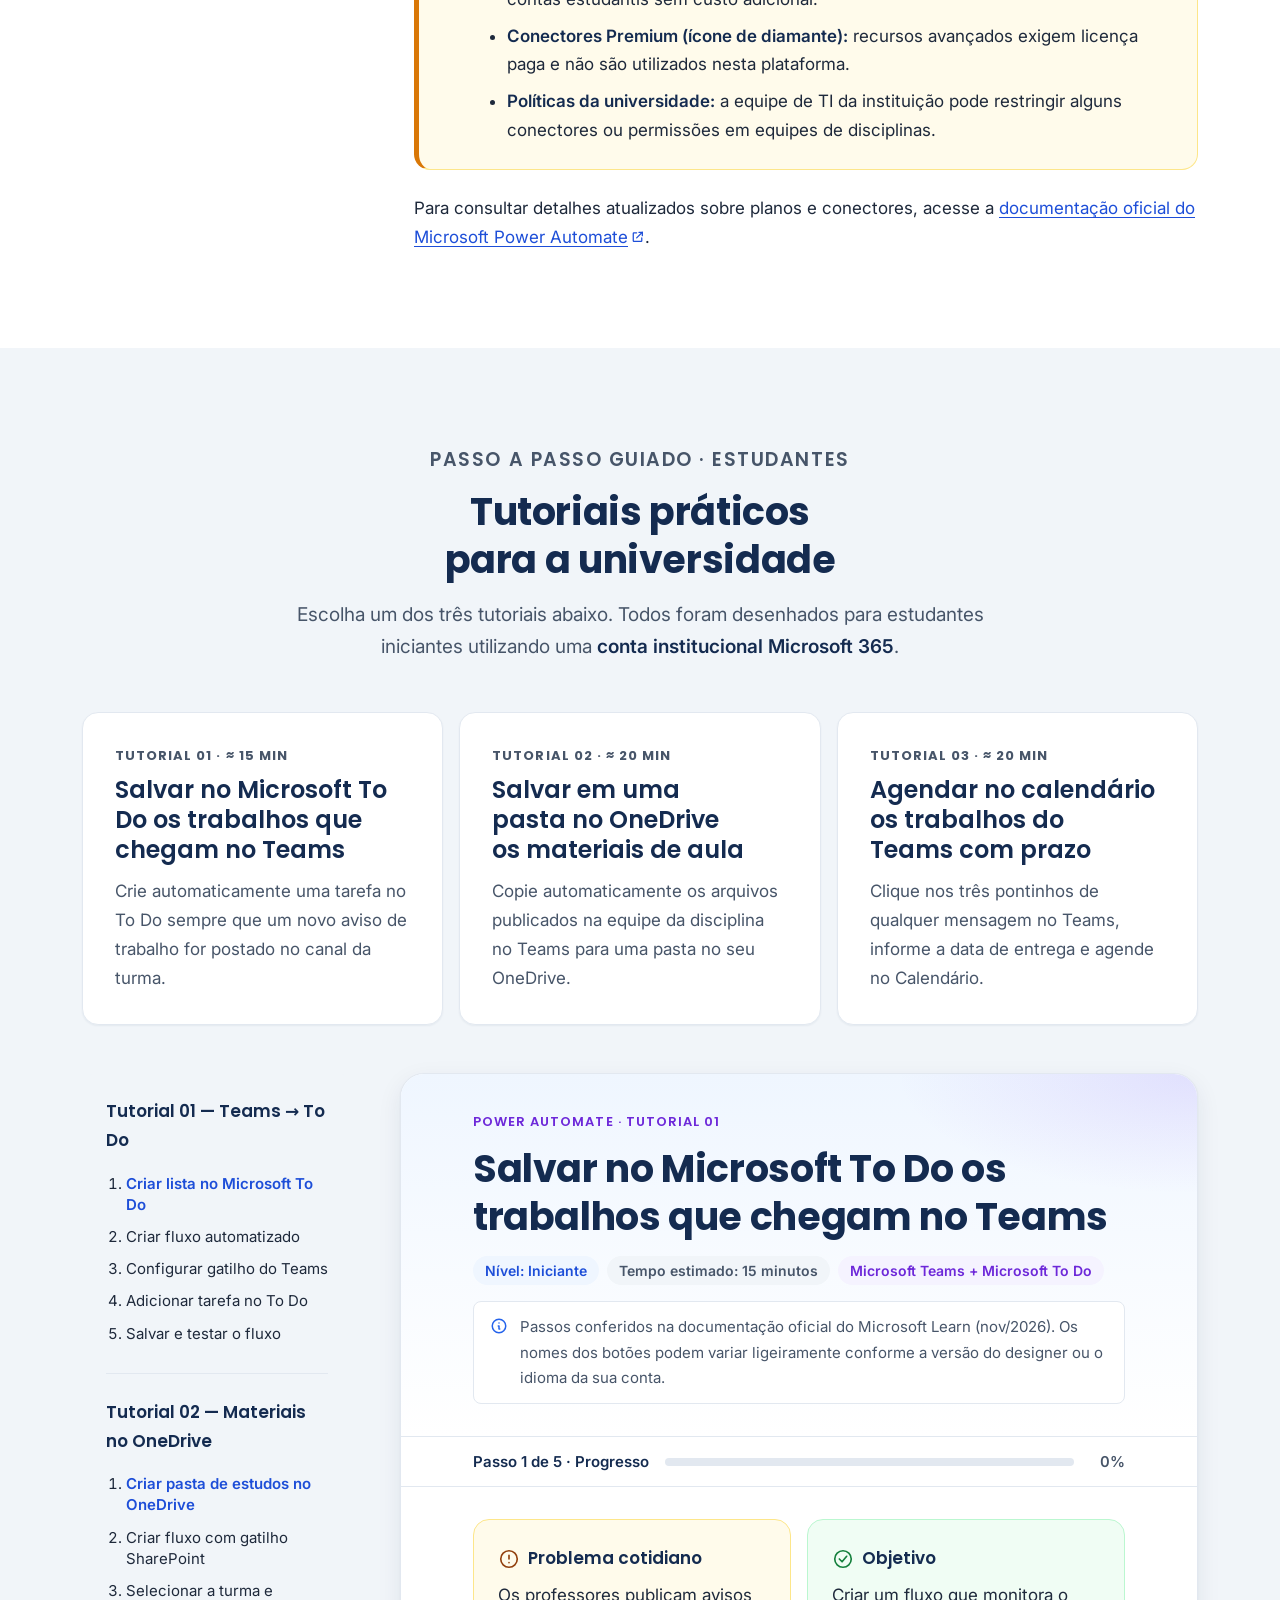
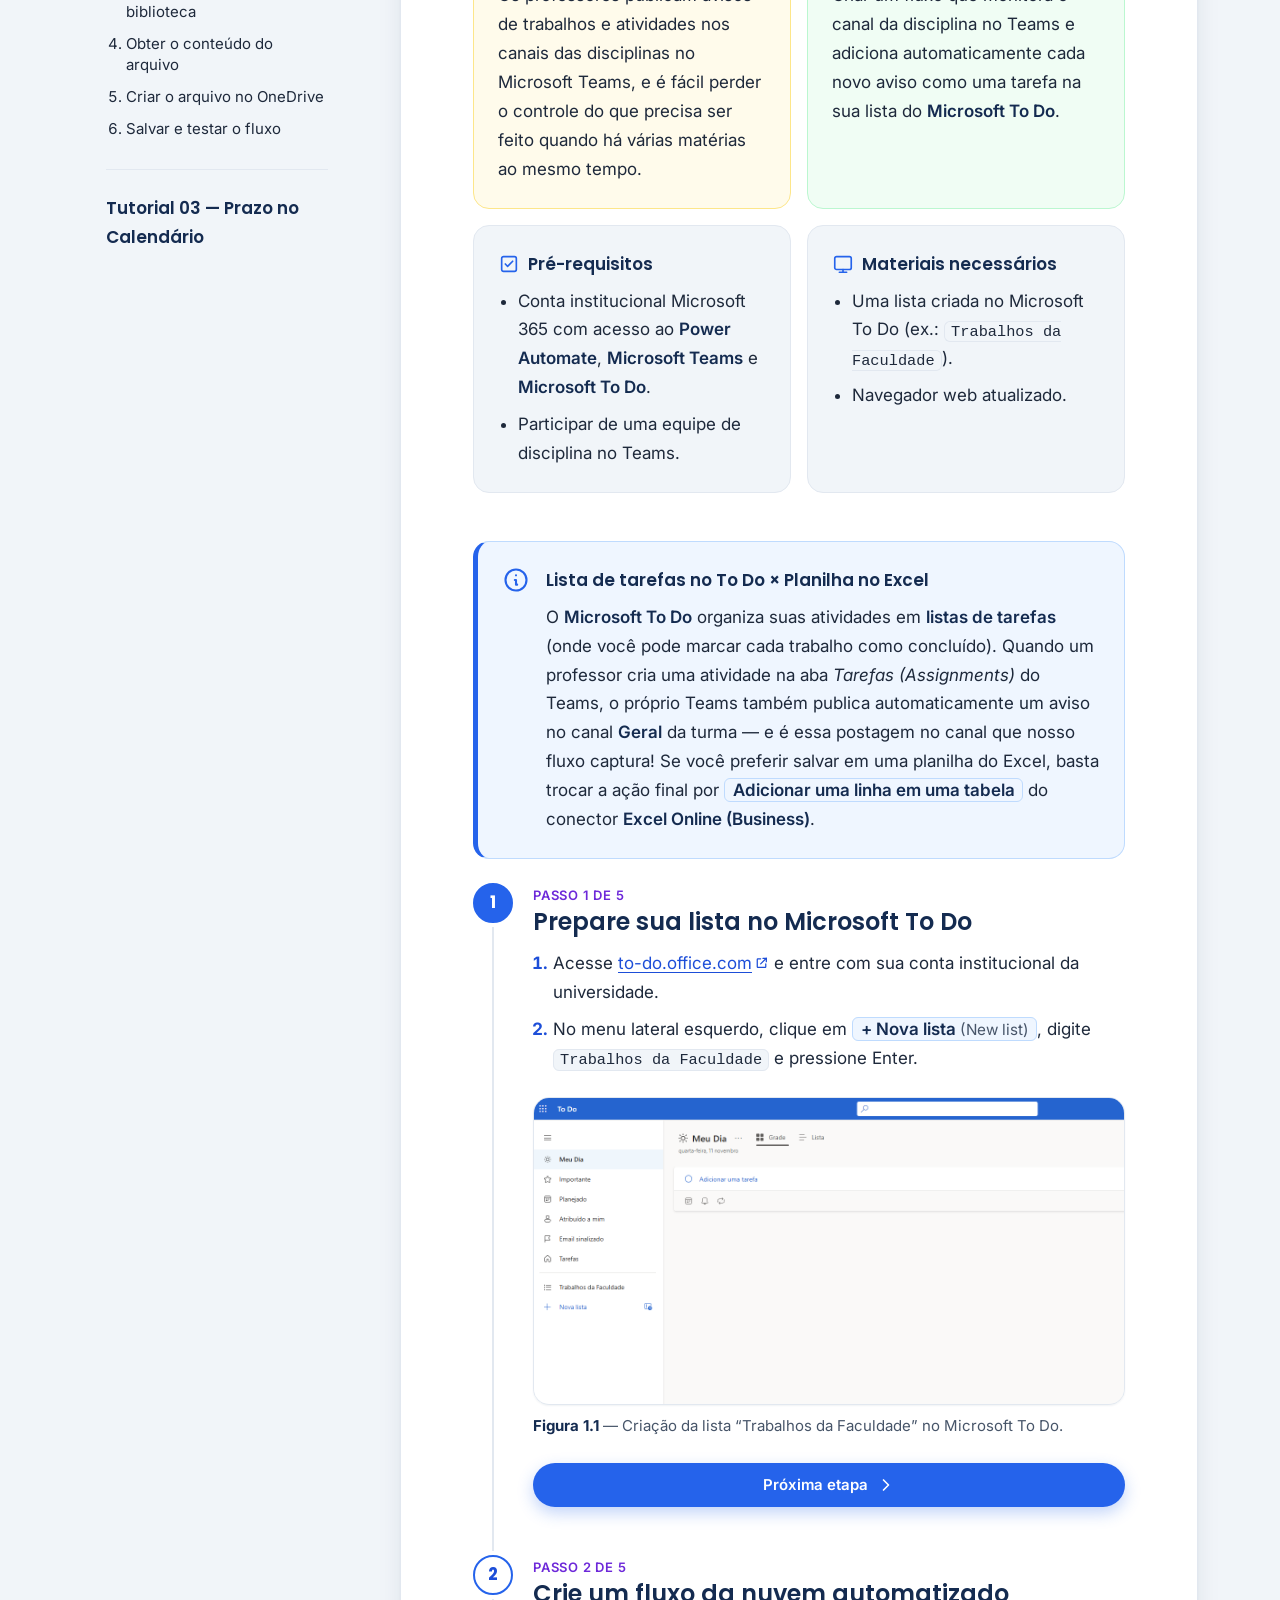
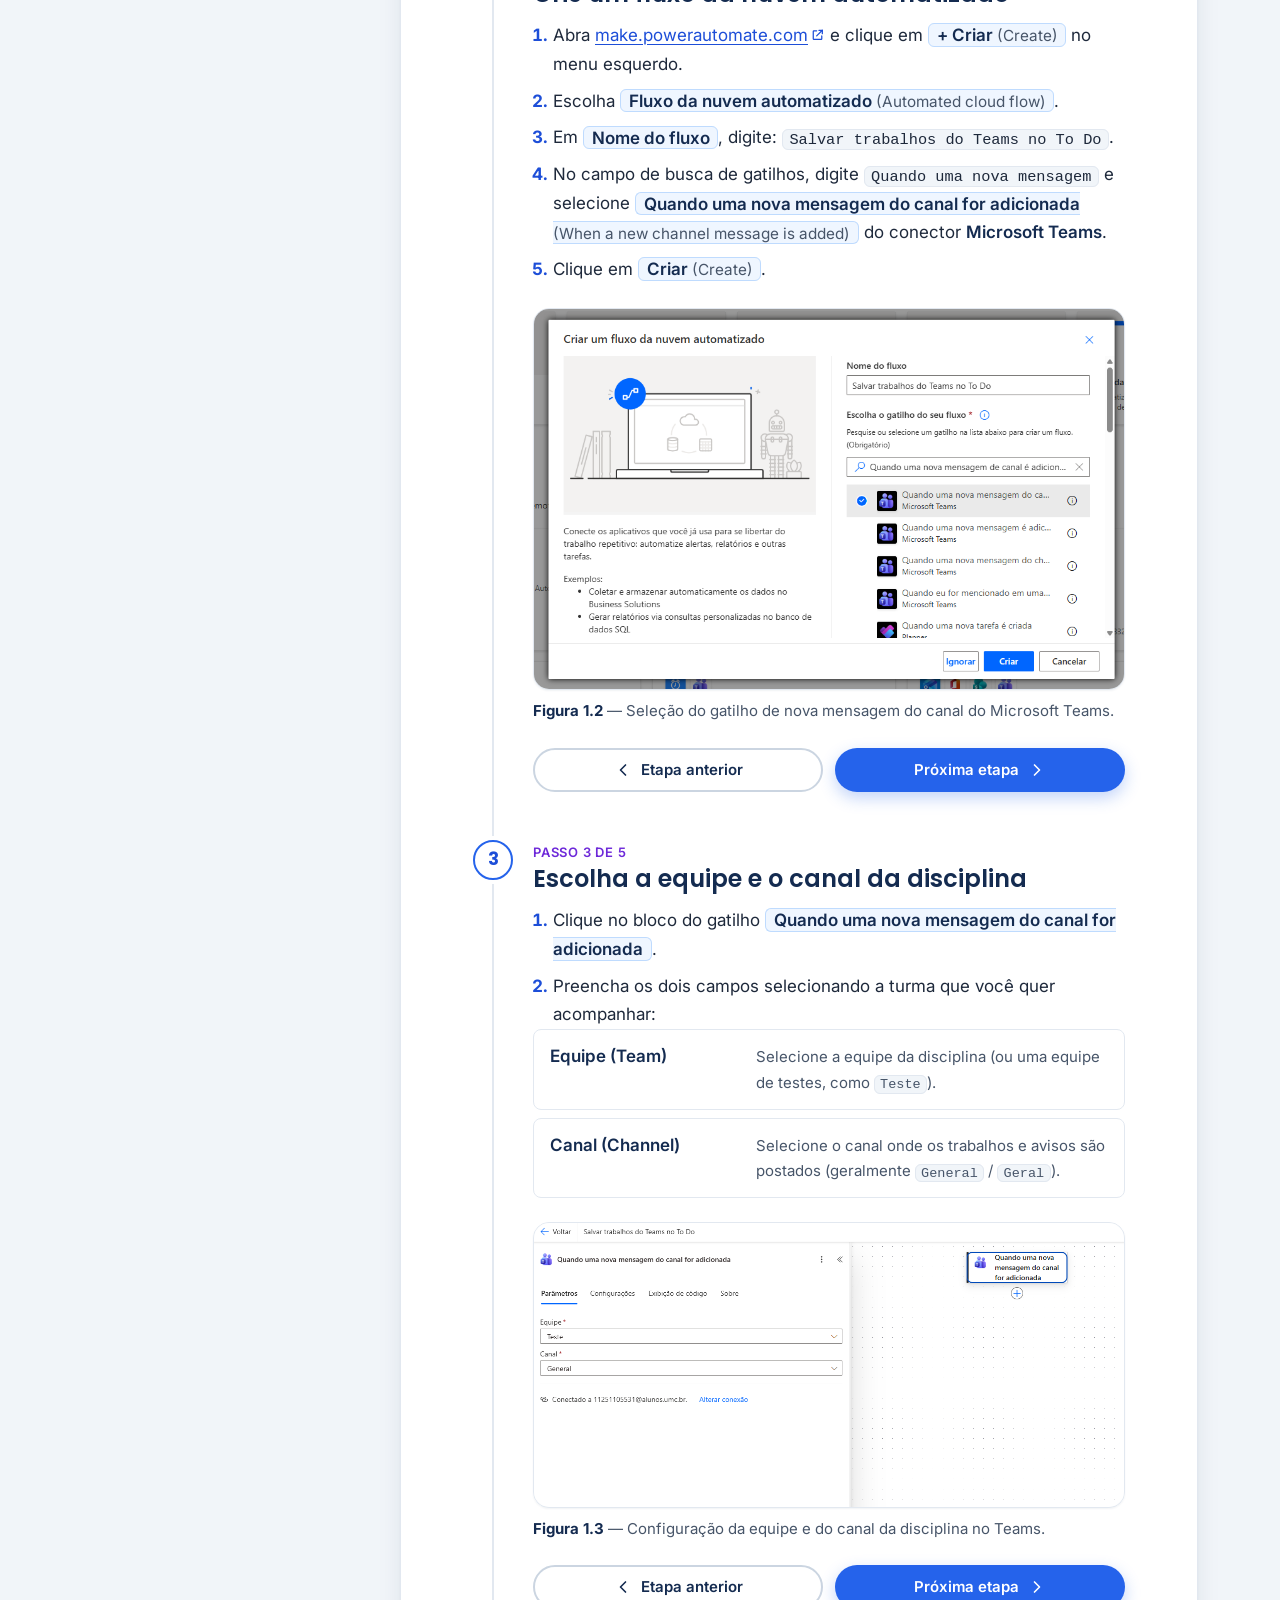
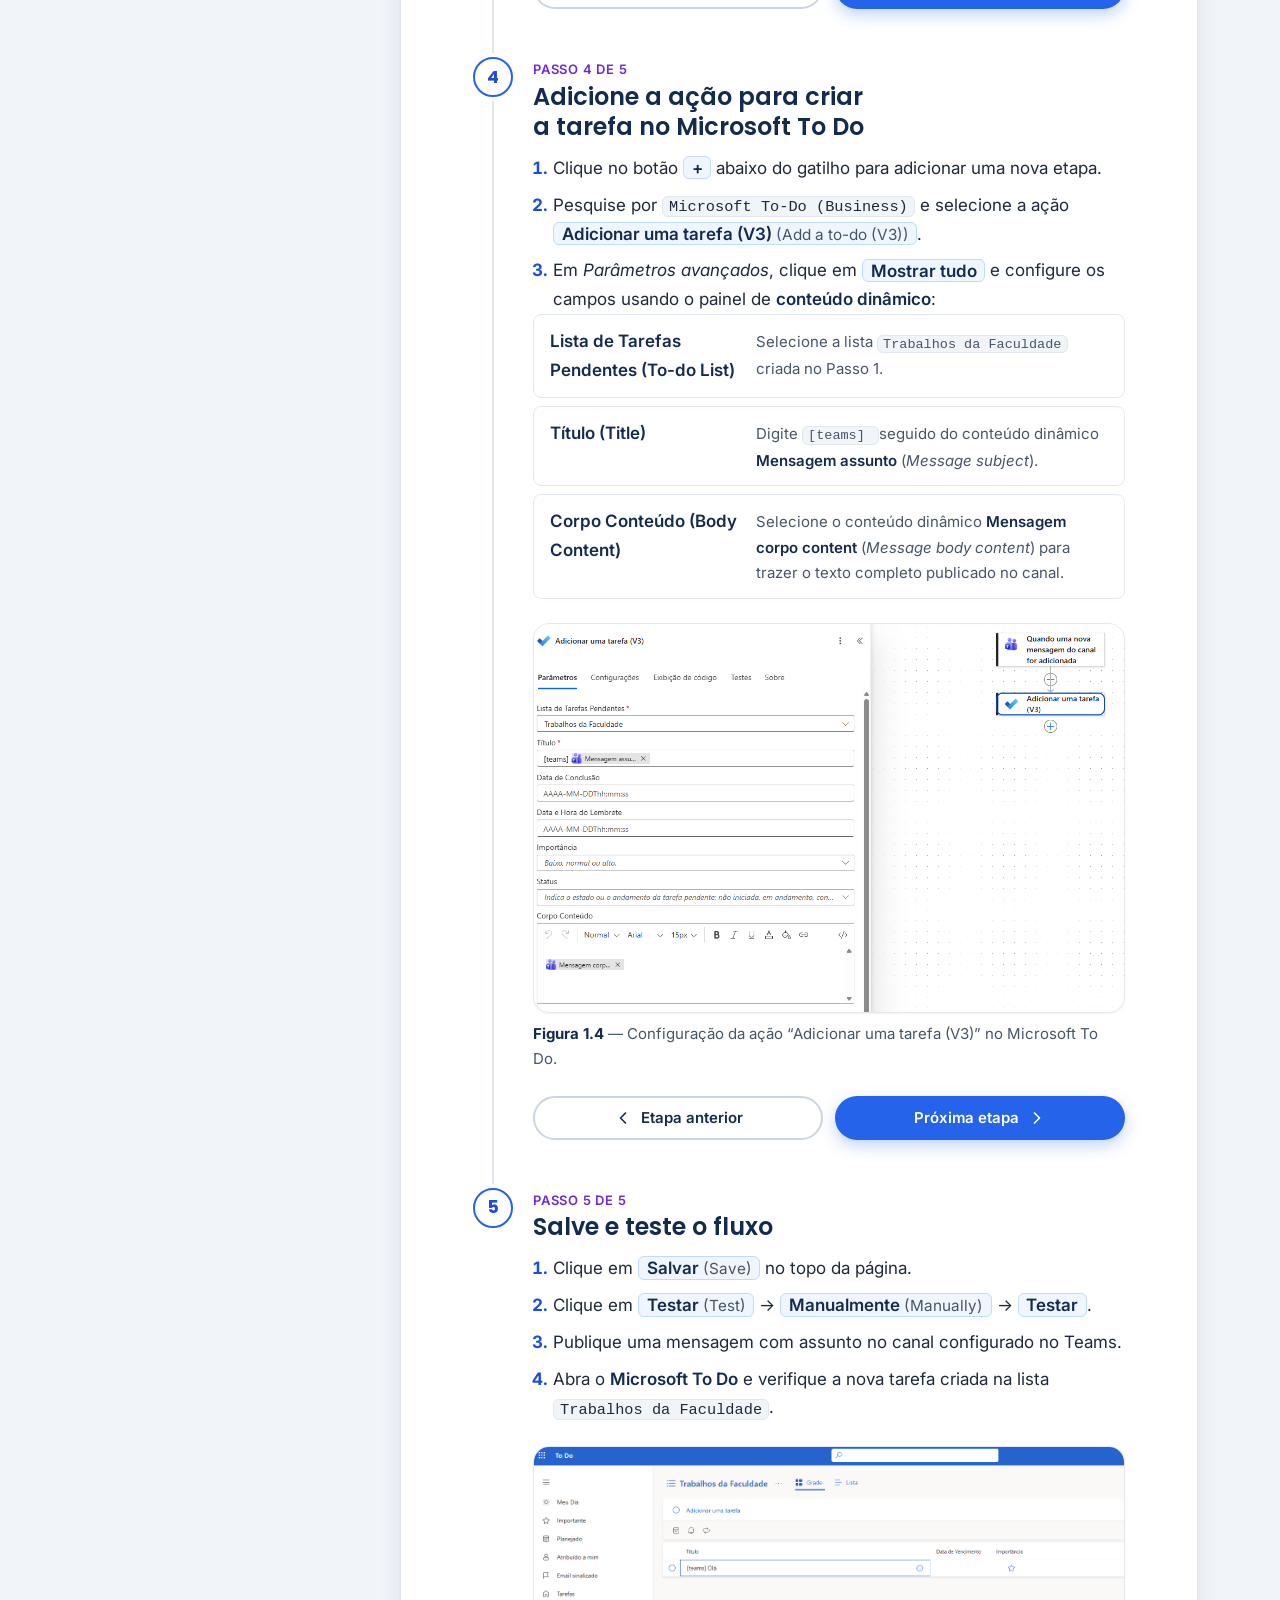
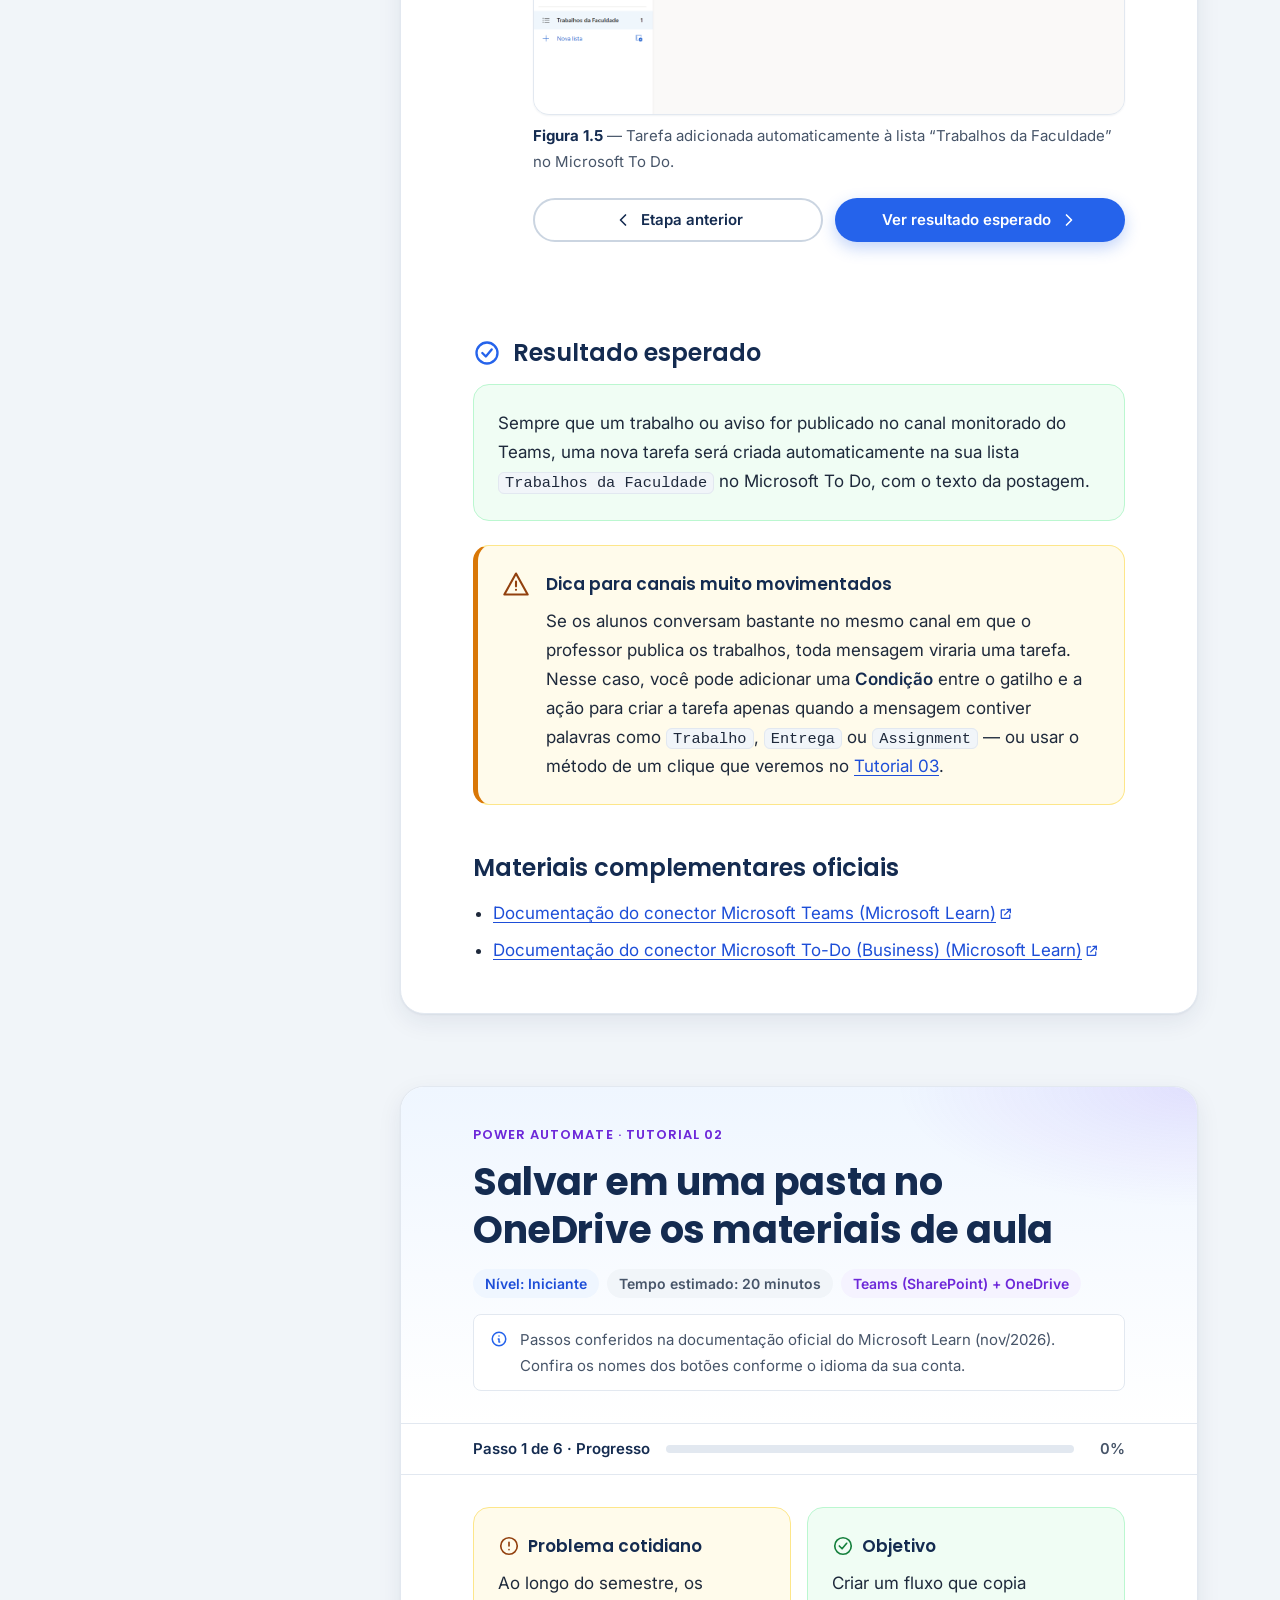
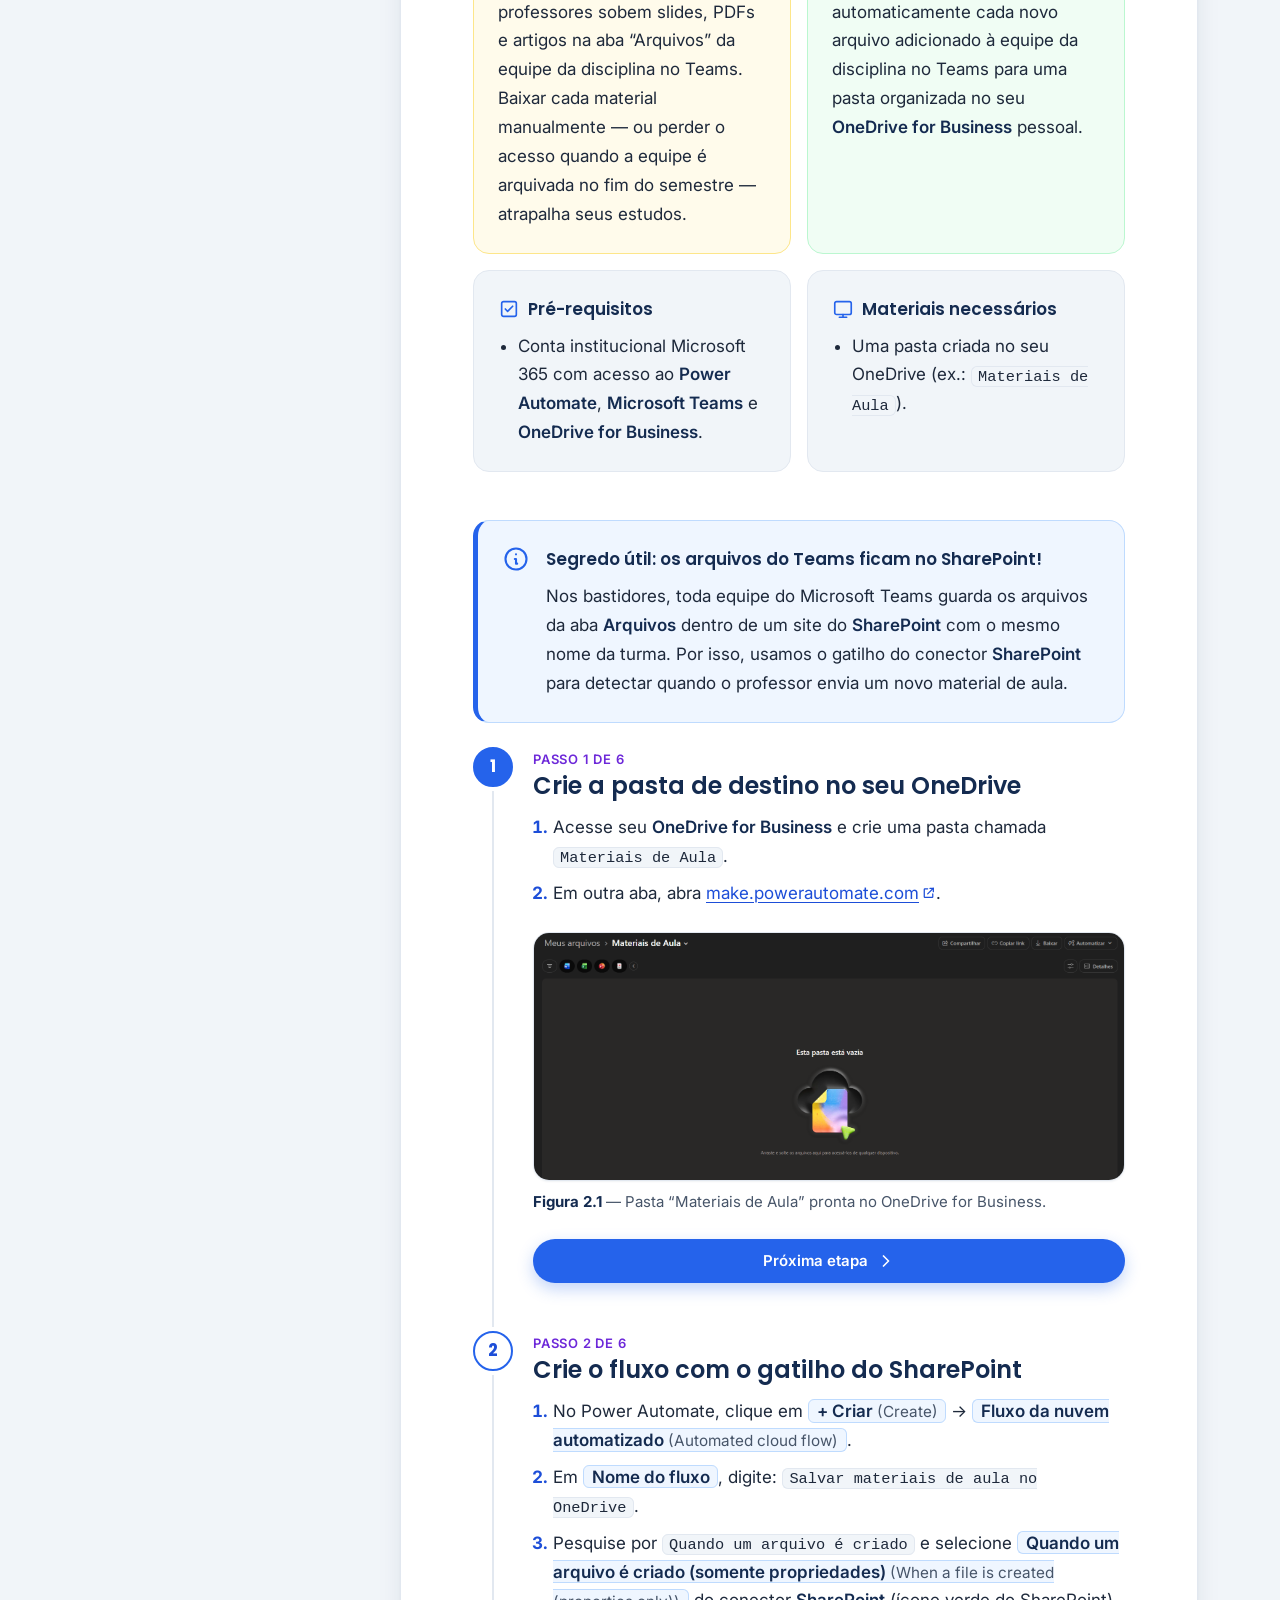
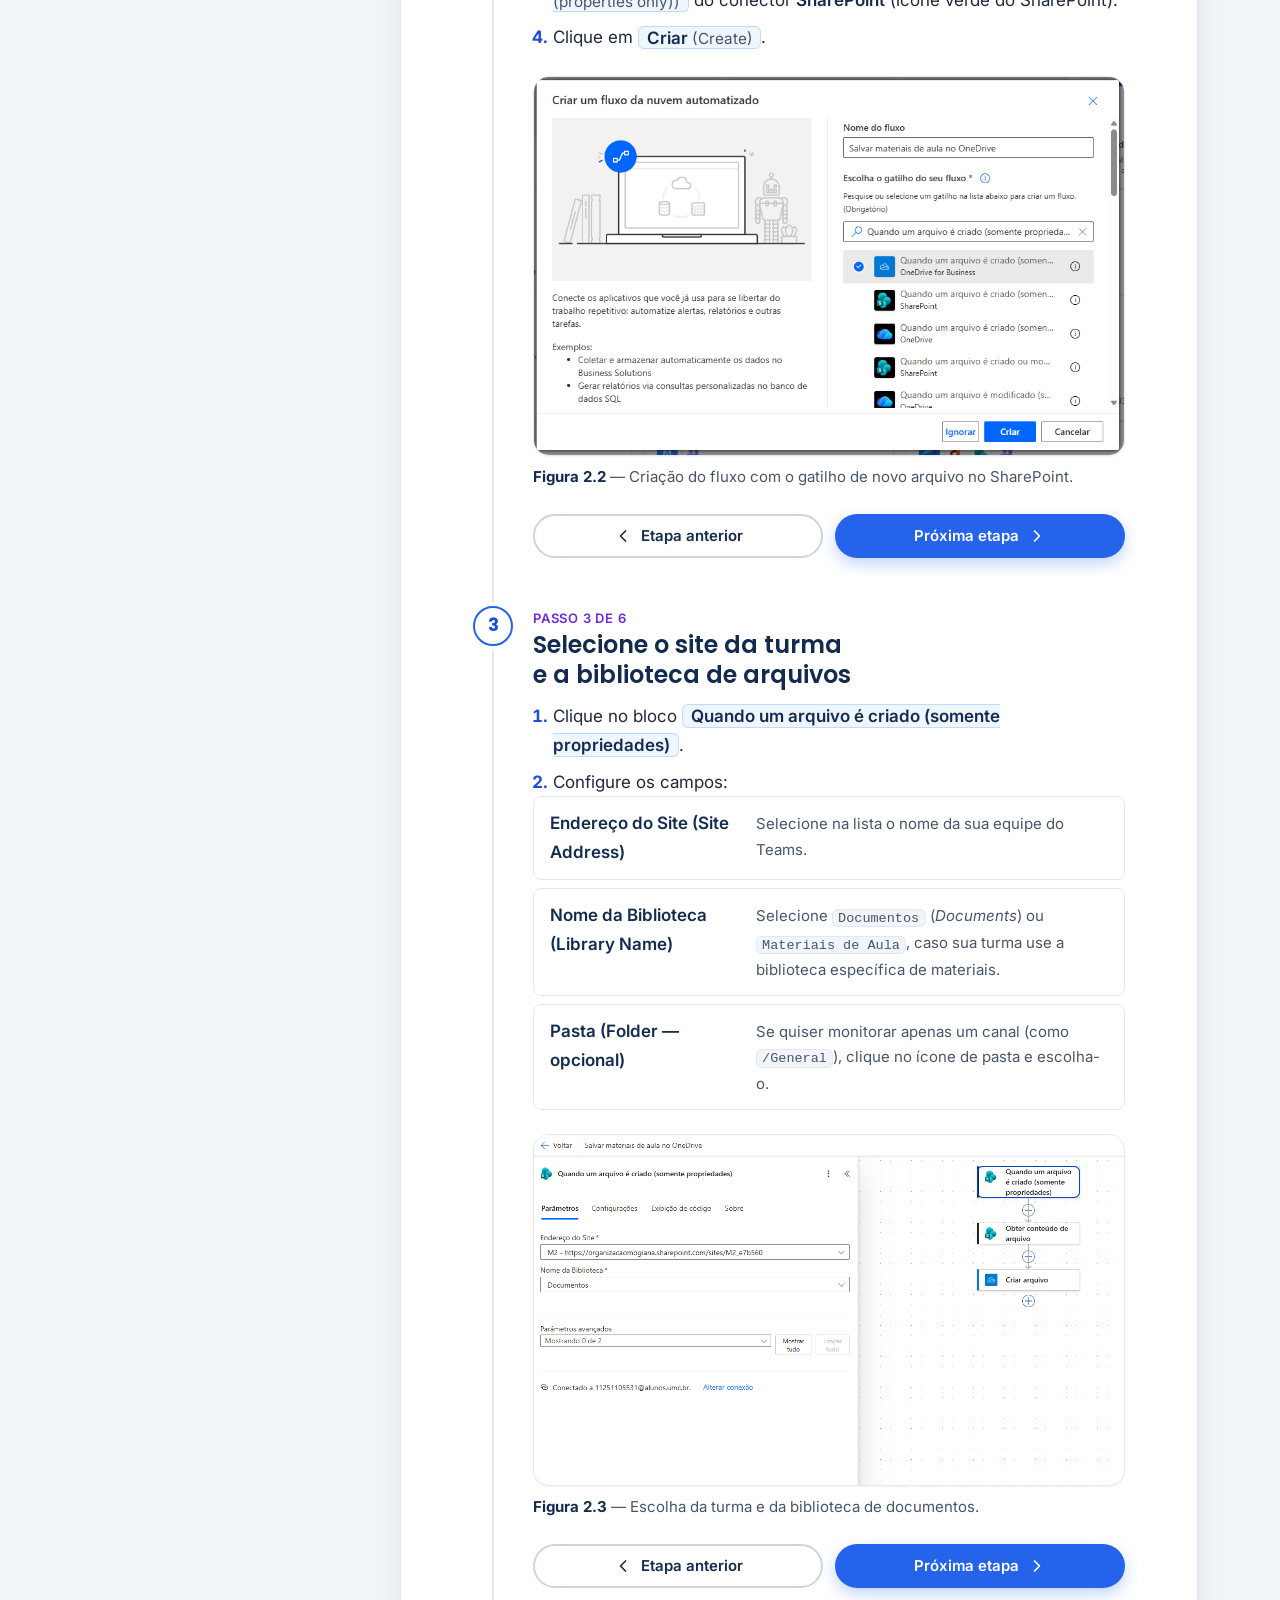
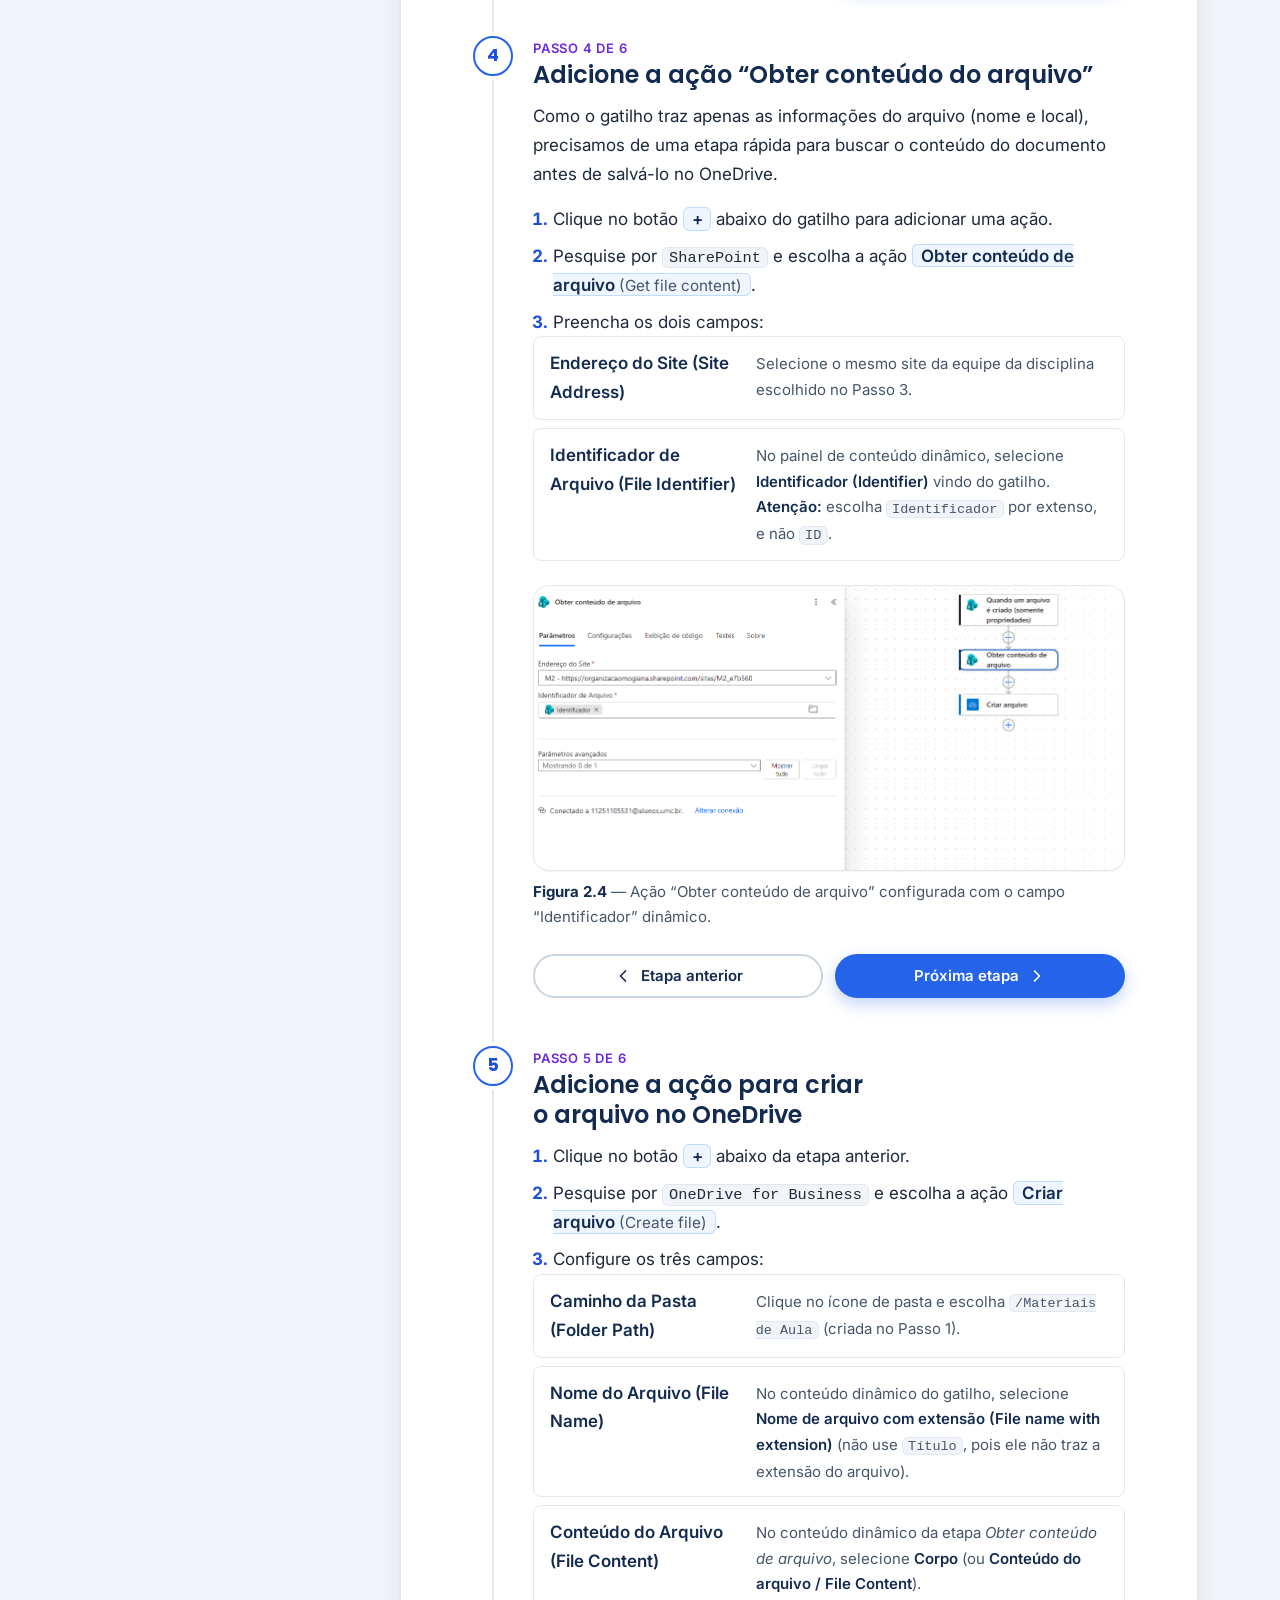
<file: power-automate.html>
<!DOCTYPE html>
<html lang="pt-BR" class="no-js">
<head>
  <meta charset="UTF-8">
  <meta name="viewport" content="width=device-width, initial-scale=1">
  <title>Microsoft Power Automate e Tutoriais — Automatize seu dia a dia</title>
  <meta name="description" content="Aprenda passo a passo no Microsoft Power Automate como organizar a rotina universitária: salvar trabalhos do Teams no Microsoft To Do, copiar materiais de aula para o OneDrive e agendar prazos no Calendário.">
  <meta name="theme-color" content="#142B50">
  <meta property="og:type" content="article">
  <meta property="og:locale" content="pt_BR">
  <meta property="og:site_name" content="Automatize seu dia a dia">
  <meta property="og:title" content="Microsoft Power Automate e Tutoriais Universitários — Automatize seu dia a dia">
  <meta property="og:description" content="Três tutoriais práticos no Power Automate para estudantes universitários: Teams, Microsoft To Do, OneDrive e Calendário do Outlook.">
  <link rel="icon" href="assets/icons/favicon.svg" type="image/svg+xml">
  <link rel="preconnect" href="https://fonts.googleapis.com">
  <link rel="preconnect" href="https://fonts.gstatic.com" crossorigin>
  <link rel="stylesheet" href="https://fonts.googleapis.com/css2?family=Inter:wght@400;500;600;700&family=Poppins:wght@600;700;800&display=swap">
  <link rel="stylesheet" href="css/style.css">
  <link rel="stylesheet" href="css/tutorials.css">
  <link rel="stylesheet" href="css/responsive.css">
  <script>document.documentElement.className = document.documentElement.className.replace('no-js', 'js');</script>
  <script src="js/navigation.js" defer></script>
  <script src="js/main.js" defer></script>
  <script src="js/tutorials.js" defer></script>
</head>
<body>
  <a class="skip-link" href="#conteudo">Pular para o conteúdo</a>
  <div class="reading-progress" aria-hidden="true"><div class="reading-progress__bar"></div></div>

  <header class="site-header">
    <div class="container site-header__inner">
      <a class="logo" href="index.html" aria-label="AUTOMATIZE — página inicial">
        <span class="logo__mark" aria-hidden="true"><svg viewBox="0 0 24 24" fill="currentColor"><path d="M13.5 2 5 13.5h6L9.5 22 19 9.5h-6z"/></svg></span>
        AUTOMATIZE
      </a>
      <button class="nav-toggle" type="button" aria-expanded="false" aria-controls="menu-principal" aria-label="Abrir menu de navegação">
        <span class="nav-toggle__icon" aria-hidden="true"><span></span><span></span><span></span></span>
        <span class="nav-toggle__text" aria-hidden="true">Menu</span>
      </button>
      <nav class="site-nav" id="menu-principal" aria-label="Principal">
        <ul>
          <li><a href="index.html">Início</a></li>
          <li><a href="automacao.html">Entenda a automação</a></li>
          <li><a href="power-automate.html" aria-current="page">Ferramenta</a></li>
          <li><a href="power-automate.html#tutoriais">Tutoriais</a></li>
          <li><a href="sobre.html">Sobre o projeto</a></li>
        </ul>
      </nav>
    </div>
  </header>

  <main id="conteudo" tabindex="-1">
    <section class="page-hero">
      <div class="container">
        <nav class="breadcrumb" aria-label="Você está aqui">
          <ol>
            <li><a href="index.html">Início</a></li>
            <li><span aria-current="page">Microsoft Power Automate</span></li>
          </ol>
        </nav>
        <p class="eyebrow">Ferramenta e tutoriais para estudantes</p>
        <h1>Microsoft Power Automate</h1>
        <p class="lead">Conheça a plataforma de automação da Microsoft e siga três tutoriais passo a passo pensados para a rotina universitária: organize trabalhos do Teams no Microsoft To Do, guarde materiais de aula no OneDrive e agende prazos no Calendário.</p>
        <div class="btn-group" style="margin-top:var(--space-5)">
          <a class="btn btn--primary" href="#tutoriais">Ir direto para os tutoriais</a>
          <a class="btn btn--secondary" href="https://learn.microsoft.com/pt-br/power-automate/">Documentação oficial</a>
        </div>
      </div>
    </section>

    <!-- ============ VISÃO GERAL DA FERRAMENTA ============ -->
    <div class="section">
      <div class="container with-sidebar">
        <aside>
          <nav class="toc" aria-label="Sumário da ferramenta" data-scrollspy>
            <p class="toc__title">Sobre a ferramenta</p>
            <ol>
              <li><a href="#visao-geral">O que é e para que serve</a></li>
              <li><a href="#funcionalidades">Principais funcionalidades</a></li>
              <li><a href="#como-funciona">Como funciona um fluxo</a></li>
              <li><a href="#exemplos-uso">Exemplos na universidade</a></li>
              <li><a href="#licenciamento">Licenciamento e limitações</a></li>
              <li><a href="#tutoriais">Tutoriais passo a passo</a></li>
            </ol>
          </nav>
        </aside>

        <div class="prose">
          <section class="article-section" aria-labelledby="visao-geral">
            <h2 id="visao-geral">O que é o Power Automate e para que serve?</h2>
            <p>O <strong>Microsoft Power Automate</strong> é uma ferramenta on-line da Microsoft que permite criar fluxos de trabalho automatizados conectando aplicativos e serviços — sem precisar escrever código.</p>
            <p>Para estudantes universitários que utilizam uma conta institucional (<strong>Microsoft 365 Education</strong>), ele conecta os aplicativos que já fazem parte das disciplinas: <strong>Microsoft Teams</strong>, <strong>Microsoft To Do</strong>, <strong>OneDrive for Business</strong>, <strong>SharePoint</strong> e <strong>Calendário do Outlook</strong>.</p>
          </section>

          <section class="article-section" aria-labelledby="funcionalidades">
            <h2 id="funcionalidades">Principais funcionalidades</h2>
            <div class="grid grid--2">
              <div class="card">
                <h3>Fluxos da nuvem automatizados</h3>
                <p>Iniciam sozinhos quando um evento acontece — por exemplo, quando o professor publica um aviso ou sobe um material na equipe do Teams.</p>
              </div>
              <div class="card">
                <h3>Fluxos instantâneos no Teams</h3>
                <p>Rodam quando você clica nos três pontinhos (<code>...</code>) de uma mensagem no Teams, permitindo informar uma data de prazo e agendar o trabalho na hora.</p>
              </div>
              <div class="card">
                <h3>Fluxos agendados</h3>
                <p>Executam em horários definidos por você: todos os dias às 8h ou toda segunda-feira no início da semana de estudos.</p>
              </div>
              <div class="card">
                <h3>Modelos prontos</h3>
                <p>Centenas de modelos pré-configurados que você pode escolher e adaptar em poucos cliques.</p>
              </div>
            </div>
          </section>

          <section class="article-section" aria-labelledby="como-funciona">
            <h2 id="como-funciona">Como funciona um fluxo: gatilhos e ações</h2>
            <p>No Power Automate, todo fluxo segue a estrutura apresentada em <a href="automacao.html">Entenda a automação</a>:</p>
            <ul class="check-list">
              <li><strong>Gatilho (<span lang="en">Trigger</span>):</strong> é o primeiro bloco do fluxo. Define o que inicia a automação — como <span class="ui-label">Quando uma nova mensagem de canal é adicionada</span> no <strong>Microsoft Teams</strong> ou <span class="ui-label">Quando um arquivo é criado (somente propriedades)</span> no <strong>SharePoint</strong>.</li>
              <li><strong>Ação (<span lang="en">Action</span>):</strong> é a tarefa executada em seguida — como <span class="ui-label">Adicionar uma tarefa (V3)</span> no <strong>Microsoft To-Do (Business)</strong>, <span class="ui-label">Criar arquivo</span> no <strong>OneDrive for Business</strong> ou <span class="ui-label">Criar evento (V4)</span> no <strong>Office 365 Outlook</strong>.</li>
              <li><strong>Conteúdo dinâmico:</strong> permite reaproveitar informações do gatilho (como o texto da mensagem, o nome do arquivo ou a data escolhida) dentro das ações seguintes.</li>
            </ul>
          </section>

          <section class="article-section" aria-labelledby="exemplos-uso">
            <h2 id="exemplos-uso">Exemplos de utilização na rotina universitária</h2>
            <ul>
              <li><strong>Lista de trabalhos centralizada:</strong> transformar avisos de trabalhos publicados no canal da turma no Teams em tarefas no <strong>Microsoft To Do</strong> para acompanhar o que falta entregar.</li>
              <li><strong>Backup automático de materiais de aula:</strong> copiar slides, apostilas e listas de exercícios publicados pelo professor na equipe da disciplina diretamente para uma pasta de estudos no seu <strong>OneDrive</strong>.</li>
              <li><strong>Agenda de entregas com lembrete:</strong> clicar em uma mensagem de trabalho no Teams, informar a data de entrega e criar automaticamente o compromisso no <strong>Calendário do Outlook</strong>.</li>
            </ul>
          </section>

          <section class="article-section" aria-labelledby="licenciamento">
            <h2 id="licenciamento">Limitações de licenciamento e do Microsoft Teams</h2>
            <p>Para que suas automações funcionem sem surpresas, conheça os limites técnicos reais da plataforma:</p>
            <div class="callout callout--warning">
              <svg class="callout__icon" aria-hidden="true" focusable="false" viewBox="0 0 24 24" fill="none" stroke="currentColor" stroke-width="1.8" stroke-linecap="round" stroke-linejoin="round"><path d="M12 3l10 18H2z"/><path d="M12 10v4M12 17h.01"/></svg>
              <div>
                <p class="callout__title">O que você precisa saber antes de começar</p>
                <ul>
                  <li><strong>Aba “Tarefas” (Assignments) do Teams:</strong> o Power Automate <strong>não possui um gatilho nativo exclusivo para a aba Tarefas</strong> do Teams Education. Por isso, nossos tutoriais usam os dois caminhos oficiais disponíveis: monitorar as <strong>mensagens publicadas no canal da disciplina</strong> (onde o próprio bot de Tarefas do Teams ou o professor anuncia os trabalhos) e acionar o fluxo <strong>a partir de uma mensagem selecionada</strong>.</li>
                  <li><strong>Conta institucional (Microsoft 365 Education):</strong> os conectores usados nos três tutoriais (<em>Microsoft Teams</em>, <em>Microsoft To-Do (Business)</em>, <em>SharePoint</em>, <em>OneDrive for Business</em> e <em>Office 365 Outlook</em>) são <strong>conectores padrão</strong>, incluídos na maioria das contas estudantis sem custo adicional.</li>
                  <li><strong>Conectores Premium (ícone de diamante):</strong> recursos avançados exigem licença paga e não são utilizados nesta plataforma.</li>
                  <li><strong>Políticas da universidade:</strong> a equipe de TI da instituição pode restringir alguns conectores ou permissões em equipes de disciplinas.</li>
                </ul>
              </div>
            </div>
            <p>Para consultar detalhes atualizados sobre planos e conectores, acesse a <a href="https://learn.microsoft.com/pt-br/power-automate/">documentação oficial do Microsoft Power Automate</a>.</p>
          </section>
        </div>
      </div>
    </div>

    <!-- ============ SEÇÃO DE TUTORIAIS ============ -->
    <section class="section section--gray" id="tutoriais" aria-labelledby="tutoriais-heading">
      <div class="container">
        <header class="section-header">
          <p class="eyebrow">Passo a passo guiado · Estudantes</p>
          <h2 id="tutoriais-heading">Tutoriais práticos para a universidade</h2>
          <p>Escolha um dos três tutoriais abaixo. Todos foram desenhados para estudantes iniciantes utilizando uma <strong>conta institucional Microsoft 365</strong>.</p>
        </header>

        <div class="tutorial-picker" style="margin-bottom:var(--space-7)">
          <a class="card" href="#tutorial-01" style="text-decoration:none">
            <p class="tutorial-card__number">Tutorial 01 · ≈ 15 min</p>
            <h3>Salvar no Microsoft To Do os trabalhos que chegam no Teams</h3>
            <p>Crie automaticamente uma tarefa no To Do sempre que um novo aviso de trabalho for postado no canal da turma.</p>
          </a>
          <a class="card" href="#tutorial-02" style="text-decoration:none">
            <p class="tutorial-card__number">Tutorial 02 · ≈ 20 min</p>
            <h3>Salvar em uma pasta no OneDrive os materiais de aula</h3>
            <p>Copie automaticamente os arquivos publicados na equipe da disciplina no Teams para uma pasta no seu OneDrive.</p>
          </a>
          <a class="card" href="#tutorial-03" style="text-decoration:none">
            <p class="tutorial-card__number">Tutorial 03 · ≈ 20 min</p>
            <h3>Agendar no calendário os trabalhos do Teams com prazo</h3>
            <p>Clique nos três pontinhos de qualquer mensagem no Teams, informe a data de entrega e agende no Calendário.</p>
          </a>
        </div>

        <div class="tutorial-layout">
          <aside>
            <nav class="tutorial-toc" aria-label="Etapas dos tutoriais">
              <div class="tutorial-toc__group" data-toc-for="tutorial-01">
                <p class="tutorial-toc__title">Tutorial 01 — Teams → To Do</p>
                <ol>
                  <li><a href="#pa01-passo-1">Criar lista no Microsoft To Do</a></li>
                  <li><a href="#pa01-passo-2">Criar fluxo automatizado</a></li>
                  <li><a href="#pa01-passo-3">Configurar gatilho do Teams</a></li>
                  <li><a href="#pa01-passo-4">Adicionar tarefa no To Do</a></li>
                  <li><a href="#pa01-passo-5">Salvar e testar o fluxo</a></li>
                </ol>
              </div>
              <div class="tutorial-toc__group" data-toc-for="tutorial-02">
                <p class="tutorial-toc__title">Tutorial 02 — Materiais no OneDrive</p>
                <ol>
                  <li><a href="#pa02-passo-1">Criar pasta de estudos no OneDrive</a></li>
                  <li><a href="#pa02-passo-2">Criar fluxo com gatilho SharePoint</a></li>
                  <li><a href="#pa02-passo-3">Selecionar a turma e biblioteca</a></li>
                  <li><a href="#pa02-passo-4">Obter o conteúdo do arquivo</a></li>
                  <li><a href="#pa02-passo-5">Criar o arquivo no OneDrive</a></li>
                  <li><a href="#pa02-passo-6">Salvar e testar o fluxo</a></li>
                </ol>
              </div>
              <div class="tutorial-toc__group" data-toc-for="tutorial-03">
                <p class="tutorial-toc__title">Tutorial 03 — Prazo no Calendário</p>
                <ol>
                  <li><a href="#pa03-passo-1">Criar fluxo instantâneo</a></li>
                  <li><a href="#pa03-passo-2">Configurar campos de prazo</a></li>
                  <li><a href="#pa03-passo-3">Adicionar ação Criar evento (V4)</a></li>
                  <li><a href="#pa03-passo-4">Preencher data e título</a></li>
                  <li><a href="#pa03-passo-5">Salvar e usar dentro do Teams</a></li>
                </ol>
              </div>
            </nav>
          </aside>

          <div>
            <!-- ============================================================
                 TUTORIAL 01 — Trabalhos do Teams no Microsoft To Do
                 ============================================================ -->
            <article class="tutorial" id="tutorial-01" data-tutorial aria-labelledby="t01-titulo">
              <header class="tutorial__header">
                <p class="eyebrow">Power Automate · Tutorial 01</p>
                <h2 id="t01-titulo">Salvar no Microsoft To Do os trabalhos que chegam no Teams</h2>
                <ul class="badge-list">
                  <li class="badge">Nível: Iniciante</li>
                  <li class="badge badge--gray">Tempo estimado: 15 minutos</li>
                  <li class="badge badge--purple">Microsoft Teams + Microsoft To Do</li>
                </ul>
                <div class="verify-note">
                  <svg aria-hidden="true" focusable="false" viewBox="0 0 24 24" fill="none" stroke="currentColor" stroke-width="2" stroke-linecap="round" stroke-linejoin="round"><circle cx="12" cy="12" r="9"/><path d="M12 8h.01M11 12h1v4h1"/></svg>
                  <span>Passos conferidos na documentação oficial do Microsoft Learn (nov/2026). Os nomes dos botões podem variar ligeiramente conforme a versão do designer ou o idioma da sua conta.</span>
                </div>
              </header>

              <!-- Barra de progresso do tutorial -->
              <div class="tutorial-status" data-tutorial-status>
                <span class="tutorial-status__label">Passo <span data-current-step>1</span> de 5 <span class="long">· Progresso</span></span>
                <div class="tutorial-status__track" role="progressbar" aria-label="Progresso de leitura do Tutorial 01" aria-valuemin="0" aria-valuemax="100" aria-valuenow="0">
                  <div class="tutorial-status__fill"></div>
                </div>
                <span class="tutorial-status__percent" aria-hidden="true">0%</span>
              </div>

              <div class="tutorial__body">
                <dl class="tutorial-summary">
                  <div class="summary--problem">
                    <dt>
                      <svg aria-hidden="true" focusable="false" viewBox="0 0 24 24" fill="none" stroke="currentColor" stroke-width="1.8" stroke-linecap="round" stroke-linejoin="round"><circle cx="12" cy="12" r="9"/><path d="M12 8v4M12 16h.01"/></svg>
                      Problema cotidiano
                    </dt>
                    <dd>Os professores publicam avisos de trabalhos e atividades nos canais das disciplinas no Microsoft Teams, e é fácil perder o controle do que precisa ser feito quando há várias matérias ao mesmo tempo.</dd>
                  </div>
                  <div class="summary--goal">
                    <dt>
                      <svg aria-hidden="true" focusable="false" viewBox="0 0 24 24" fill="none" stroke="currentColor" stroke-width="1.8" stroke-linecap="round" stroke-linejoin="round"><circle cx="12" cy="12" r="9"/><path d="M8 12l3 3 5-6"/></svg>
                      Objetivo
                    </dt>
                    <dd>Criar um fluxo que monitora o canal da disciplina no Teams e adiciona automaticamente cada novo aviso como uma tarefa na sua lista do <strong>Microsoft To Do</strong>.</dd>
                  </div>
                  <div>
                    <dt>
                      <svg aria-hidden="true" focusable="false" viewBox="0 0 24 24" fill="none" stroke="currentColor" stroke-width="1.8" stroke-linecap="round" stroke-linejoin="round"><rect x="4" y="4" width="16" height="16" rx="2"/><path d="M8 12l2.5 2.5L16 9"/></svg>
                      Pré-requisitos
                    </dt>
                    <dd>
                      <ul>
                        <li>Conta institucional Microsoft 365 com acesso ao <strong>Power Automate</strong>, <strong>Microsoft Teams</strong> e <strong>Microsoft To Do</strong>.</li>
                        <li>Participar de uma equipe de disciplina no Teams.</li>
                      </ul>
                    </dd>
                  </div>
                  <div>
                    <dt>
                      <svg aria-hidden="true" focusable="false" viewBox="0 0 24 24" fill="none" stroke="currentColor" stroke-width="1.8" stroke-linecap="round" stroke-linejoin="round"><rect x="3" y="4" width="18" height="14" rx="2"/><path d="M8 21h8M12 18v3"/></svg>
                      Materiais necessários
                    </dt>
                    <dd>
                      <ul>
                        <li>Uma lista criada no Microsoft To Do (ex.: <code>Trabalhos da Faculdade</code>).</li>
                        <li>Navegador web atualizado.</li>
                      </ul>
                    </dd>
                  </div>
                </dl>

                <div class="callout callout--info">
                  <svg class="callout__icon" aria-hidden="true" focusable="false" viewBox="0 0 24 24" fill="none" stroke="currentColor" stroke-width="1.8" stroke-linecap="round" stroke-linejoin="round"><circle cx="12" cy="12" r="9"/><path d="M12 8h.01M11 12h1v4h1"/></svg>
                  <div>
                    <p class="callout__title">Lista de tarefas no To Do × Planilha no Excel</p>
                    <p>O <strong>Microsoft To Do</strong> organiza suas atividades em <strong>listas de tarefas</strong> (onde você pode marcar cada trabalho como concluído). Quando um professor cria uma atividade na aba <em>Tarefas (Assignments)</em> do Teams, o próprio Teams também publica automaticamente um aviso no canal <strong>Geral</strong> da turma — e é essa postagem no canal que nosso fluxo captura! Se você preferir salvar em uma planilha do Excel, basta trocar a ação final por <span class="ui-label">Adicionar uma linha em uma tabela</span> do conector <strong>Excel Online (Business)</strong>.</p>
                  </div>
                </div>

                <ol class="steps">
                  <li class="step" id="pa01-passo-1">
                    <h3 class="step__title"><small>Passo 1 de 5</small>Prepare sua lista no Microsoft To Do</h3>
                    <div class="step__content">
                      <ol>
                        <li>Acesse <a href="https://to-do.office.com/">to-do.office.com</a> e entre com sua conta institucional da universidade.</li>
                        <li>No menu lateral esquerdo, clique em <span class="ui-label">+ Nova lista <span class="ui-label__en">(New list)</span></span>, digite <code>Trabalhos da Faculdade</code> e pressione Enter.</li>
                      </ol>
                      <figure class="screenshot">
                        <div class="screenshot__frame">
                          <img src="assets/screenshots/pa-t01-passo-01.png"
                               alt="Interface do Microsoft To Do mostrando a lista Trabalhos da Faculdade criada no menu lateral esquerdo"
                               loading="lazy" decoding="async">
                        </div>
                        <figcaption><b>Figura 1.1</b> — Criação da lista “Trabalhos da Faculdade” no Microsoft To Do.</figcaption>
                      </figure>
                    </div>
                  </li>

                  <li class="step" id="pa01-passo-2">
                    <h3 class="step__title"><small>Passo 2 de 5</small>Crie um fluxo da nuvem automatizado</h3>
                    <div class="step__content">
                      <ol>
                        <li>Abra <a href="https://make.powerautomate.com/">make.powerautomate.com</a> e clique em <span class="ui-label">+ Criar <span class="ui-label__en">(Create)</span></span> no menu esquerdo.</li>
                        <li>Escolha <span class="ui-label">Fluxo da nuvem automatizado <span class="ui-label__en">(Automated cloud flow)</span></span>.</li>
                        <li>Em <span class="ui-label">Nome do fluxo</span>, digite: <code>Salvar trabalhos do Teams no To Do</code>.</li>
                        <li>No campo de busca de gatilhos, digite <code>Quando uma nova mensagem</code> e selecione <span class="ui-label">Quando uma nova mensagem do canal for adicionada <span class="ui-label__en">(When a new channel message is added)</span></span> do conector <strong>Microsoft Teams</strong>.</li>
                        <li>Clique em <span class="ui-label">Criar <span class="ui-label__en">(Create)</span></span>.</li>
                      </ol>
                      <figure class="screenshot">
                        <div class="screenshot__frame">
                          <img src="assets/screenshots/pa-t01-passo-02.png"
                               alt="Janela Criar um fluxo da nuvem automatizado com o nome Salvar trabalhos do Teams no To Do e o gatilho Quando uma nova mensagem do canal for adicionada selecionado"
                               loading="lazy" decoding="async">
                        </div>
                        <figcaption><b>Figura 1.2</b> — Seleção do gatilho de nova mensagem do canal do Microsoft Teams.</figcaption>
                      </figure>
                    </div>
                  </li>

                  <li class="step" id="pa01-passo-3">
                    <h3 class="step__title"><small>Passo 3 de 5</small>Escolha a equipe e o canal da disciplina</h3>
                    <div class="step__content">
                      <ol>
                        <li>Clique no bloco do gatilho <span class="ui-label">Quando uma nova mensagem do canal for adicionada</span>.</li>
                        <li>Preencha os dois campos selecionando a turma que você quer acompanhar:</li>
                      </ol>
                      <dl class="config-list">
                        <div><dt>Equipe (Team)</dt><dd>Selecione a equipe da disciplina (ou uma equipe de testes, como <code>Teste</code>).</dd></div>
                        <div><dt>Canal (Channel)</dt><dd>Selecione o canal onde os trabalhos e avisos são postados (geralmente <code>General</code> / <code>Geral</code>).</dd></div>
                      </dl>
                      <figure class="screenshot">
                        <div class="screenshot__frame">
                          <img src="assets/screenshots/pa-t01-passo-03.png"
                               alt="Painel de parâmetros do gatilho Quando uma nova mensagem do canal for adicionada com a Equipe Teste e o Canal General selecionados"
                               loading="lazy" decoding="async">
                        </div>
                        <figcaption><b>Figura 1.3</b> — Configuração da equipe e do canal da disciplina no Teams.</figcaption>
                      </figure>
                    </div>
                  </li>

                  <li class="step" id="pa01-passo-4">
                    <h3 class="step__title"><small>Passo 4 de 5</small>Adicione a ação para criar a tarefa no Microsoft To Do</h3>
                    <div class="step__content">
                      <ol>
                        <li>Clique no botão <span class="ui-label">+</span> abaixo do gatilho para adicionar uma nova etapa.</li>
                        <li>Pesquise por <code>Microsoft To-Do (Business)</code> e selecione a ação <span class="ui-label">Adicionar uma tarefa (V3) <span class="ui-label__en">(Add a to-do (V3))</span></span>.</li>
                        <li>Em <em>Parâmetros avançados</em>, clique em <span class="ui-label">Mostrar tudo</span> e configure os campos usando o painel de <strong>conteúdo dinâmico</strong>:</li>
                      </ol>
                      <dl class="config-list">
                        <div><dt>Lista de Tarefas Pendentes (To-do List)</dt><dd>Selecione a lista <code>Trabalhos da Faculdade</code> criada no Passo 1.</dd></div>
                        <div><dt>Título (Title)</dt><dd>Digite <code>[teams] </code> seguido do conteúdo dinâmico <strong>Mensagem assunto</strong> (<em>Message subject</em>).</dd></div>
                        <div><dt>Corpo Conteúdo (Body Content)</dt><dd>Selecione o conteúdo dinâmico <strong>Mensagem corpo content</strong> (<em>Message body content</em>) para trazer o texto completo publicado no canal.</dd></div>
                      </dl>
                      <figure class="screenshot">
                        <div class="screenshot__frame">
                          <img src="assets/screenshots/pa-t01-passo-04.png"
                               alt="Painel da ação Adicionar uma tarefa (V3) preenchido com a lista Trabalhos da Faculdade, Título com Mensagem assunto e Corpo Conteúdo com Mensagem corpo content"
                               loading="lazy" decoding="async">
                        </div>
                        <figcaption><b>Figura 1.4</b> — Configuração da ação “Adicionar uma tarefa (V3)” no Microsoft To Do.</figcaption>
                      </figure>
                    </div>
                  </li>

                  <li class="step" id="pa01-passo-5">
                    <h3 class="step__title"><small>Passo 5 de 5</small>Salve e teste o fluxo</h3>
                    <div class="step__content">
                      <ol>
                        <li>Clique em <span class="ui-label">Salvar <span class="ui-label__en">(Save)</span></span> no topo da página.</li>
                        <li>Clique em <span class="ui-label">Testar <span class="ui-label__en">(Test)</span></span> → <span class="ui-label">Manualmente <span class="ui-label__en">(Manually)</span></span> → <span class="ui-label">Testar</span>.</li>
                        <li>Publique uma mensagem com assunto no canal configurado no Teams.</li>
                        <li>Abra o <strong>Microsoft To Do</strong> e verifique a nova tarefa criada na lista <code>Trabalhos da Faculdade</code>.</li>
                      </ol>
                      <figure class="screenshot">
                        <div class="screenshot__frame">
                          <img src="assets/screenshots/pa-t01-passo-05.png"
                               alt="Lista Trabalhos da Faculdade no Microsoft To Do exibindo a tarefa [teams] Olá criada automaticamente pelo fluxo"
                               loading="lazy" decoding="async">
                        </div>
                        <figcaption><b>Figura 1.5</b> — Tarefa adicionada automaticamente à lista “Trabalhos da Faculdade” no Microsoft To Do.</figcaption>
                      </figure>
                    </div>
                  </li>
                </ol>

                <section class="tutorial-section" data-tutorial-end aria-labelledby="t01-resultado">
                  <h3 id="t01-resultado">
                    <svg aria-hidden="true" focusable="false" viewBox="0 0 24 24" fill="none" stroke="currentColor" stroke-width="2" stroke-linecap="round" stroke-linejoin="round"><circle cx="12" cy="12" r="9"/><path d="M8 12l3 3 5-6"/></svg>
                    Resultado esperado
                  </h3>
                  <div class="result-box">
                    <p>Sempre que um trabalho ou aviso for publicado no canal monitorado do Teams, uma nova tarefa será criada automaticamente na sua lista <code>Trabalhos da Faculdade</code> no Microsoft To Do, com o texto da postagem.</p>
                  </div>
                </section>

                <aside class="callout callout--warning" aria-label="Cuidados e limitações do Tutorial 01">
                  <svg class="callout__icon" aria-hidden="true" focusable="false" viewBox="0 0 24 24" fill="none" stroke="currentColor" stroke-width="1.8" stroke-linecap="round" stroke-linejoin="round"><path d="M12 3l10 18H2z"/><path d="M12 10v4M12 17h.01"/></svg>
                  <div>
                    <p class="callout__title">Dica para canais muito movimentados</p>
                    <p>Se os alunos conversam bastante no mesmo canal em que o professor publica os trabalhos, toda mensagem viraria uma tarefa. Nesse caso, você pode adicionar uma <strong>Condição</strong> entre o gatilho e a ação para criar a tarefa apenas quando a mensagem contiver palavras como <code>Trabalho</code>, <code>Entrega</code> ou <code>Assignment</code> — ou usar o método de um clique que veremos no <a href="#tutorial-03">Tutorial 03</a>.</p>
                  </div>
                </aside>

                <section class="tutorial-section" aria-labelledby="t01-links">
                  <h3 id="t01-links">Materiais complementares oficiais</h3>
                  <ul>
                    <li><a href="https://learn.microsoft.com/pt-br/connectors/teams/">Documentação do conector Microsoft Teams (Microsoft Learn)</a></li>
                    <li><a href="https://learn.microsoft.com/pt-br/connectors/todo/">Documentação do conector Microsoft To-Do (Business) (Microsoft Learn)</a></li>
                  </ul>
                </section>
              </div>
            </article>

            <!-- ============================================================
                 TUTORIAL 02 — Materiais de aula do Teams no OneDrive
                 ============================================================ -->
            <article class="tutorial" id="tutorial-02" data-tutorial aria-labelledby="t02-titulo">
              <header class="tutorial__header">
                <p class="eyebrow">Power Automate · Tutorial 02</p>
                <h2 id="t02-titulo">Salvar em uma pasta no OneDrive os materiais de aula</h2>
                <ul class="badge-list">
                  <li class="badge">Nível: Iniciante</li>
                  <li class="badge badge--gray">Tempo estimado: 20 minutos</li>
                  <li class="badge badge--purple">Teams (SharePoint) + OneDrive</li>
                </ul>
                <div class="verify-note">
                  <svg aria-hidden="true" focusable="false" viewBox="0 0 24 24" fill="none" stroke="currentColor" stroke-width="2" stroke-linecap="round" stroke-linejoin="round"><circle cx="12" cy="12" r="9"/><path d="M12 8h.01M11 12h1v4h1"/></svg>
                  <span>Passos conferidos na documentação oficial do Microsoft Learn (nov/2026). Confira os nomes dos botões conforme o idioma da sua conta.</span>
                </div>
              </header>

              <!-- Barra de progresso do tutorial -->
              <div class="tutorial-status" data-tutorial-status>
                <span class="tutorial-status__label">Passo <span data-current-step>1</span> de 6 <span class="long">· Progresso</span></span>
                <div class="tutorial-status__track" role="progressbar" aria-label="Progresso de leitura do Tutorial 02" aria-valuemin="0" aria-valuemax="100" aria-valuenow="0">
                  <div class="tutorial-status__fill"></div>
                </div>
                <span class="tutorial-status__percent" aria-hidden="true">0%</span>
              </div>

              <div class="tutorial__body">
                <dl class="tutorial-summary">
                  <div class="summary--problem">
                    <dt>
                      <svg aria-hidden="true" focusable="false" viewBox="0 0 24 24" fill="none" stroke="currentColor" stroke-width="1.8" stroke-linecap="round" stroke-linejoin="round"><circle cx="12" cy="12" r="9"/><path d="M12 8v4M12 16h.01"/></svg>
                      Problema cotidiano
                    </dt>
                    <dd>Ao longo do semestre, os professores sobem slides, PDFs e artigos na aba “Arquivos” da equipe da disciplina no Teams. Baixar cada material manualmente — ou perder o acesso quando a equipe é arquivada no fim do semestre — atrapalha seus estudos.</dd>
                  </div>
                  <div class="summary--goal">
                    <dt>
                      <svg aria-hidden="true" focusable="false" viewBox="0 0 24 24" fill="none" stroke="currentColor" stroke-width="1.8" stroke-linecap="round" stroke-linejoin="round"><circle cx="12" cy="12" r="9"/><path d="M8 12l3 3 5-6"/></svg>
                      Objetivo
                    </dt>
                    <dd>Criar um fluxo que copia automaticamente cada novo arquivo adicionado à equipe da disciplina no Teams para uma pasta organizada no seu <strong>OneDrive for Business</strong> pessoal.</dd>
                  </div>
                  <div>
                    <dt>
                      <svg aria-hidden="true" focusable="false" viewBox="0 0 24 24" fill="none" stroke="currentColor" stroke-width="1.8" stroke-linecap="round" stroke-linejoin="round"><rect x="4" y="4" width="16" height="16" rx="2"/><path d="M8 12l2.5 2.5L16 9"/></svg>
                      Pré-requisitos
                    </dt>
                    <dd>
                      <ul>
                        <li>Conta institucional Microsoft 365 com acesso ao <strong>Power Automate</strong>, <strong>Microsoft Teams</strong> e <strong>OneDrive for Business</strong>.</li>
                      </ul>
                    </dd>
                  </div>
                  <div>
                    <dt>
                      <svg aria-hidden="true" focusable="false" viewBox="0 0 24 24" fill="none" stroke="currentColor" stroke-width="1.8" stroke-linecap="round" stroke-linejoin="round"><rect x="3" y="4" width="18" height="14" rx="2"/><path d="M8 21h8M12 18v3"/></svg>
                      Materiais necessários
                    </dt>
                    <dd>
                      <ul>
                        <li>Uma pasta criada no seu OneDrive (ex.: <code>Materiais de Aula</code>).</li>
                      </ul>
                    </dd>
                  </div>
                </dl>

                <div class="callout callout--info">
                  <svg class="callout__icon" aria-hidden="true" focusable="false" viewBox="0 0 24 24" fill="none" stroke="currentColor" stroke-width="1.8" stroke-linecap="round" stroke-linejoin="round"><circle cx="12" cy="12" r="9"/><path d="M12 8h.01M11 12h1v4h1"/></svg>
                  <div>
                    <p class="callout__title">Segredo útil: os arquivos do Teams ficam no SharePoint!</p>
                    <p>Nos bastidores, toda equipe do Microsoft Teams guarda os arquivos da aba <strong>Arquivos</strong> dentro de um site do <strong>SharePoint</strong> com o mesmo nome da turma. Por isso, usamos o gatilho do conector <strong>SharePoint</strong> para detectar quando o professor envia um novo material de aula.</p>
                  </div>
                </div>

                <ol class="steps">
                  <li class="step" id="pa02-passo-1">
                    <h3 class="step__title"><small>Passo 1 de 6</small>Crie a pasta de destino no seu OneDrive</h3>
                    <div class="step__content">
                      <ol>
                        <li>Acesse seu <strong>OneDrive for Business</strong> e crie uma pasta chamada <code>Materiais de Aula</code>.</li>
                        <li>Em outra aba, abra <a href="https://make.powerautomate.com/">make.powerautomate.com</a>.</li>
                      </ol>
                      <figure class="screenshot">
                        <div class="screenshot__frame">
                          <img src="assets/screenshots/pa-t02-passo-01.png"
                               alt="Pasta Materiais de Aula criada e vazia dentro de Meus arquivos no OneDrive for Business"
                               loading="lazy" decoding="async">
                        </div>
                        <figcaption><b>Figura 2.1</b> — Pasta “Materiais de Aula” pronta no OneDrive for Business.</figcaption>
                      </figure>
                    </div>
                  </li>

                  <li class="step" id="pa02-passo-2">
                    <h3 class="step__title"><small>Passo 2 de 6</small>Crie o fluxo com o gatilho do SharePoint</h3>
                    <div class="step__content">
                      <ol>
                        <li>No Power Automate, clique em <span class="ui-label">+ Criar <span class="ui-label__en">(Create)</span></span> → <span class="ui-label">Fluxo da nuvem automatizado <span class="ui-label__en">(Automated cloud flow)</span></span>.</li>
                        <li>Em <span class="ui-label">Nome do fluxo</span>, digite: <code>Salvar materiais de aula no OneDrive</code>.</li>
                        <li>Pesquise por <code>Quando um arquivo é criado</code> e selecione <span class="ui-label">Quando um arquivo é criado (somente propriedades) <span class="ui-label__en">(When a file is created (properties only))</span></span> do conector <strong>SharePoint</strong> (ícone verde do SharePoint).</li>
                        <li>Clique em <span class="ui-label">Criar <span class="ui-label__en">(Create)</span></span>.</li>
                      </ol>
                      <figure class="screenshot">
                        <div class="screenshot__frame">
                          <img src="assets/screenshots/pa-t02-passo-02.png"
                               alt="Janela Criar um fluxo da nuvem automatizado com o nome Salvar materiais de aula no OneDrive e a busca pelo gatilho Quando um arquivo é criado (somente propriedades) do SharePoint"
                               loading="lazy" decoding="async">
                        </div>
                        <figcaption><b>Figura 2.2</b> — Criação do fluxo com o gatilho de novo arquivo no SharePoint.</figcaption>
                      </figure>
                    </div>
                  </li>

                  <li class="step" id="pa02-passo-3">
                    <h3 class="step__title"><small>Passo 3 de 6</small>Selecione o site da turma e a biblioteca de arquivos</h3>
                    <div class="step__content">
                      <ol>
                        <li>Clique no bloco <span class="ui-label">Quando um arquivo é criado (somente propriedades)</span>.</li>
                        <li>Configure os campos:</li>
                      </ol>
                      <dl class="config-list">
                        <div><dt>Endereço do Site (Site Address)</dt><dd>Selecione na lista o nome da sua equipe do Teams.</dd></div>
                        <div><dt>Nome da Biblioteca (Library Name)</dt><dd>Selecione <code>Documentos</code> (<em>Documents</em>) ou <code>Materiais de Aula</code>, caso sua turma use a biblioteca específica de materiais.</dd></div>
                        <div><dt>Pasta (Folder — opcional)</dt><dd>Se quiser monitorar apenas um canal (como <code>/General</code>), clique no ícone de pasta e escolha-o.</dd></div>
                      </dl>
                      <figure class="screenshot">
                        <div class="screenshot__frame">
                          <img src="assets/screenshots/pa-t02-passo-03.png"
                               alt="Painel de parâmetros do gatilho Quando um arquivo é criado (somente propriedades) preenchido com o Endereço do Site da equipe e o Nome da Biblioteca Documentos"
                               loading="lazy" decoding="async">
                        </div>
                        <figcaption><b>Figura 2.3</b> — Escolha da turma e da biblioteca de documentos.</figcaption>
                      </figure>
                    </div>
                  </li>

                  <li class="step" id="pa02-passo-4">
                    <h3 class="step__title"><small>Passo 4 de 6</small>Adicione a ação “Obter conteúdo do arquivo”</h3>
                    <div class="step__content">
                      <p>Como o gatilho traz apenas as informações do arquivo (nome e local), precisamos de uma etapa rápida para buscar o conteúdo do documento antes de salvá-lo no OneDrive.</p>
                      <ol>
                        <li>Clique no botão <span class="ui-label">+</span> abaixo do gatilho para adicionar uma ação.</li>
                        <li>Pesquise por <code>SharePoint</code> e escolha a ação <span class="ui-label">Obter conteúdo de arquivo <span class="ui-label__en">(Get file content)</span></span>.</li>
                        <li>Preencha os dois campos:</li>
                      </ol>
                      <dl class="config-list">
                        <div><dt>Endereço do Site (Site Address)</dt><dd>Selecione o mesmo site da equipe da disciplina escolhido no Passo 3.</dd></div>
                        <div><dt>Identificador de Arquivo (File Identifier)</dt><dd>No painel de conteúdo dinâmico, selecione <strong>Identificador (Identifier)</strong> vindo do gatilho. <strong>Atenção:</strong> escolha <code>Identificador</code> por extenso, e não <code>ID</code>.</dd></div>
                      </dl>
                      <figure class="screenshot">
                        <div class="screenshot__frame">
                          <img src="assets/screenshots/pa-t02-passo-04.png"
                               alt="Painel de parâmetros da ação Obter conteúdo de arquivo no SharePoint preenchido com o Endereço do Site e o conteúdo dinâmico Identificador"
                               loading="lazy" decoding="async">
                        </div>
                        <figcaption><b>Figura 2.4</b> — Ação “Obter conteúdo de arquivo” configurada com o campo “Identificador” dinâmico.</figcaption>
                      </figure>
                    </div>
                  </li>

                  <li class="step" id="pa02-passo-5">
                    <h3 class="step__title"><small>Passo 5 de 6</small>Adicione a ação para criar o arquivo no OneDrive</h3>
                    <div class="step__content">
                      <ol>
                        <li>Clique no botão <span class="ui-label">+</span> abaixo da etapa anterior.</li>
                        <li>Pesquise por <code>OneDrive for Business</code> e escolha a ação <span class="ui-label">Criar arquivo <span class="ui-label__en">(Create file)</span></span>.</li>
                        <li>Configure os três campos:</li>
                      </ol>
                      <dl class="config-list">
                        <div><dt>Caminho da Pasta (Folder Path)</dt><dd>Clique no ícone de pasta e escolha <code>/Materiais de Aula</code> (criada no Passo 1).</dd></div>
                        <div><dt>Nome do Arquivo (File Name)</dt><dd>No conteúdo dinâmico do gatilho, selecione <strong>Nome de arquivo com extensão (File name with extension)</strong> (não use <code>Título</code>, pois ele não traz a extensão do arquivo).</dd></div>
                        <div><dt>Conteúdo do Arquivo (File Content)</dt><dd>No conteúdo dinâmico da etapa <em>Obter conteúdo de arquivo</em>, selecione <strong>Corpo</strong> (ou <strong>Conteúdo do arquivo / File Content</strong>).</dd></div>
                      </dl>
                      <figure class="screenshot">
                        <div class="screenshot__frame">
                          <img src="assets/screenshots/pa-t02-passo-05.png"
                               alt="Painel de parâmetros da ação Criar arquivo do OneDrive for Business preenchido com /Materiais de Aula, Nome de arquivo com extensão e Corpo"
                               loading="lazy" decoding="async">
                        </div>
                        <figcaption><b>Figura 2.5</b> — Configuração da ação “Criar arquivo” no OneDrive for Business.</figcaption>
                      </figure>
                    </div>
                  </li>

                  <li class="step" id="pa02-passo-6">
                    <h3 class="step__title"><small>Passo 6 de 6</small>Salve e teste o fluxo</h3>
                    <div class="step__content">
                      <ol>
                        <li>Clique em <span class="ui-label">Salvar <span class="ui-label__en">(Save)</span></span> no topo da página.</li>
                        <li>Clique em <span class="ui-label">Testar <span class="ui-label__en">(Test)</span></span> → <span class="ui-label">Manualmente <span class="ui-label__en">(Manually)</span></span> → <span class="ui-label">Testar</span>.</li>
                        <li>Envie um arquivo de teste na aba <strong>Arquivos</strong> da equipe da disciplina no Teams.</li>
                        <li>Abra a pasta <code>Materiais de Aula</code> no seu OneDrive e confira a cópia salva automaticamente.</li>
                      </ol>
                      <figure class="screenshot">
                        <div class="screenshot__frame">
                          <img src="assets/screenshots/pa-t02-passo-06.png"
                               alt="Pasta Materiais de Aula no OneDrive exibindo o arquivo de teste salvo automaticamente há alguns segundos"
                               loading="lazy" decoding="async">
                        </div>
                        <figcaption><b>Figura 2.6</b> — Material de aula salvo automaticamente na pasta pessoal do OneDrive.</figcaption>
                      </figure>
                    </div>
                  </li>
                </ol>

                <section class="tutorial-section" data-tutorial-end aria-labelledby="t02-resultado">
                  <h3 id="t02-resultado">
                    <svg aria-hidden="true" focusable="false" viewBox="0 0 24 24" fill="none" stroke="currentColor" stroke-width="2" stroke-linecap="round" stroke-linejoin="round"><circle cx="12" cy="12" r="9"/><path d="M8 12l3 3 5-6"/></svg>
                    Resultado esperado
                  </h3>
                  <div class="result-box">
                    <p>Sempre que um novo slide, PDF ou material for adicionado à pasta de arquivos da turma no Teams, uma cópia será salva automaticamente na sua pasta <code>Materiais de Aula</code> no OneDrive for Business.</p>
                  </div>
                </section>

                <aside class="callout callout--warning" aria-label="Cuidados e limitações do Tutorial 02">
                  <svg class="callout__icon" aria-hidden="true" focusable="false" viewBox="0 0 24 24" fill="none" stroke="currentColor" stroke-width="1.8" stroke-linecap="round" stroke-linejoin="round"><path d="M12 3l10 18H2z"/><path d="M12 10v4M12 17h.01"/></svg>
                  <div>
                    <p class="callout__title">Cuidados importantes</p>
                    <ul>
                      <li><strong>Direitos autorais e uso acadêmico:</strong> os materiais disponibilizados pelos professores são para uso exclusivo de estudo. Não redistribua apostilas ou provas fora do ambiente acadêmico.</li>
                      <li><strong>Espaço no OneDrive:</strong> vídeos de gravações de aulas costumam ser muito grandes e podem atingir o limite de tamanho de transferência do conector ou ocupar rapidamente seu espaço na nuvem. Prefira apontar o gatilho para a pasta onde ficam apenas slides e PDFs.</li>
                    </ul>
                  </div>
                </aside>

                <section class="tutorial-section" aria-labelledby="t02-links">
                  <h3 id="t02-links">Materiais complementares oficiais</h3>
                  <ul>
                    <li><a href="https://learn.microsoft.com/pt-br/connectors/sharepointonline/">Documentação do conector SharePoint (Microsoft Learn)</a></li>
                    <li><a href="https://learn.microsoft.com/pt-br/connectors/onedriveforbusiness/">Documentação do conector OneDrive for Business (Microsoft Learn)</a></li>
                  </ul>
                </section>
              </div>
            </article>

            <!-- ============================================================
                 TUTORIAL 03 — Agendar trabalhos do Teams no Calendário com prazo
                 ============================================================ -->
            <article class="tutorial" id="tutorial-03" data-tutorial aria-labelledby="t03-titulo">
              <header class="tutorial__header">
                <p class="eyebrow">Power Automate · Tutorial 03</p>
                <h2 id="t03-titulo">Agendar no calendário os trabalhos do Teams com prazo</h2>
                <ul class="badge-list">
                  <li class="badge">Nível: Iniciante</li>
                  <li class="badge badge--gray">Tempo estimado: 20 minutos</li>
                  <li class="badge badge--purple">Microsoft Teams + Calendário do Outlook</li>
                </ul>
                <div class="verify-note">
                  <svg aria-hidden="true" focusable="false" viewBox="0 0 24 24" fill="none" stroke="currentColor" stroke-width="2" stroke-linecap="round" stroke-linejoin="round"><circle cx="12" cy="12" r="9"/><path d="M12 8h.01M11 12h1v4h1"/></svg>
                  <span>Passos conferidos na documentação oficial do Microsoft Learn (nov/2026). Confira os nomes dos botões conforme o idioma da sua conta.</span>
                </div>
              </header>

              <!-- Barra de progresso do tutorial -->
              <div class="tutorial-status" data-tutorial-status>
                <span class="tutorial-status__label">Passo <span data-current-step>1</span> de 5 <span class="long">· Progresso</span></span>
                <div class="tutorial-status__track" role="progressbar" aria-label="Progresso de leitura do Tutorial 03" aria-valuemin="0" aria-valuemax="100" aria-valuenow="0">
                  <div class="tutorial-status__fill"></div>
                </div>
                <span class="tutorial-status__percent" aria-hidden="true">0%</span>
              </div>

              <div class="tutorial__body">
                <dl class="tutorial-summary">
                  <div class="summary--problem">
                    <dt>
                      <svg aria-hidden="true" focusable="false" viewBox="0 0 24 24" fill="none" stroke="currentColor" stroke-width="1.8" stroke-linecap="round" stroke-linejoin="round"><circle cx="12" cy="12" r="9"/><path d="M12 8v4M12 16h.01"/></svg>
                      Problema cotidiano
                    </dt>
                    <dd>O professor combina a data de entrega de um trabalho em uma mensagem no Teams, mas você esquece de abrir o calendário para anotar o prazo e acaba lembrando em cima da hora.</dd>
                  </div>
                  <div class="summary--goal">
                    <dt>
                      <svg aria-hidden="true" focusable="false" viewBox="0 0 24 24" fill="none" stroke="currentColor" stroke-width="1.8" stroke-linecap="round" stroke-linejoin="round"><circle cx="12" cy="12" r="9"/><path d="M8 12l3 3 5-6"/></svg>
                      Objetivo
                    </dt>
                    <dd>Criar um botão rápido no menu de mensagens do Teams: ao clicar em qualquer mensagem de trabalho e escolher a data de entrega, o Power Automate agenda automaticamente o prazo no seu <strong>Calendário do Outlook</strong> (que também aparece no calendário do Teams).</dd>
                  </div>
                  <div>
                    <dt>
                      <svg aria-hidden="true" focusable="false" viewBox="0 0 24 24" fill="none" stroke="currentColor" stroke-width="1.8" stroke-linecap="round" stroke-linejoin="round"><rect x="4" y="4" width="16" height="16" rx="2"/><path d="M8 12l2.5 2.5L16 9"/></svg>
                      Pré-requisitos
                    </dt>
                    <dd>
                      <ul>
                        <li>Conta institucional Microsoft 365 com acesso ao <strong>Power Automate</strong>, <strong>Microsoft Teams</strong> e <strong>Outlook (Office 365)</strong>.</li>
                      </ul>
                    </dd>
                  </div>
                  <div>
                    <dt>
                      <svg aria-hidden="true" focusable="false" viewBox="0 0 24 24" fill="none" stroke="currentColor" stroke-width="1.8" stroke-linecap="round" stroke-linejoin="round"><rect x="3" y="4" width="18" height="14" rx="2"/><path d="M8 21h8M12 18v3"/></svg>
                      Materiais necessários
                    </dt>
                    <dd>
                      <ul>
                        <li>Computador com navegador ou aplicativo Microsoft Teams aberto.</li>
                      </ul>
                    </dd>
                  </div>
                </dl>

                <ol class="steps">
                  <li class="step" id="pa03-passo-1">
                    <h3 class="step__title"><small>Passo 1 de 5</small>Crie um fluxo instantâneo com o gatilho “Para uma mensagem selecionada”</h3>
                    <div class="step__content">
                      <ol>
                        <li>Em <a href="https://make.powerautomate.com/">make.powerautomate.com</a>, clique em <span class="ui-label">+ Criar <span class="ui-label__en">(Create)</span></span> → <span class="ui-label">Fluxo da nuvem instantâneo <span class="ui-label__en">(Instant cloud flow)</span></span>.</li>
                        <li>Em <span class="ui-label">Nome do fluxo</span>, digite: <code>Agendar trabalho no Calendário</code>.</li>
                        <li>Na lista de gatilhos, selecione <span class="ui-label">Para uma mensagem selecionada <span class="ui-label__en">(For a selected message)</span></span> do conector <strong>Microsoft Teams</strong>.</li>
                        <li>Clique em <span class="ui-label">Criar <span class="ui-label__en">(Create)</span></span>.</li>
                      </ol>
                      <figure class="screenshot">
                        <div class="screenshot__frame">
                          <img src="assets/screenshots/pa-t03-passo-01.png" alt="Janela de criação de Fluxo da nuvem instantâneo no Power Automate com o gatilho Para uma mensagem selecionada (V2) do Microsoft Teams selecionado" loading="lazy" decoding="async">
                        </div>
                        <figcaption><b>Figura 3.1</b> — Escolha do gatilho “Para uma mensagem selecionada (V2)” do Microsoft Teams.</figcaption>
                      </figure>
                    </div>
                  </li>

                  <li class="step" id="pa03-passo-2">
                    <h3 class="step__title"><small>Passo 2 de 5</small>Configure o cartão para pedir o nome do trabalho e a data do prazo</h3>
                    <div class="step__content">
                      <p>Como a mensagem do professor é um texto livre, vamos criar uma janelinha rápida que pergunta a você qual é o título do trabalho e a data de entrega na hora em que você acionar o fluxo.</p>
                      <ol>
                        <li>Clique no bloco <span class="ui-label">Para uma mensagem selecionada</span> e clique em <span class="ui-label">Criar Cartão Adaptável <span class="ui-label__en">(Create Adaptive Card)</span></span> (ou <span class="ui-label">+ Adicionar uma entrada <span class="ui-label__en">(+ Add an input)</span></span>, conforme a versão do designer).</li>
                        <li>Adicione dois campos simples:
                          <ul>
                            <li>Campo 1 (Texto / <em>Text</em>): rótulo <code>Nome do trabalho</code>.</li>
                            <li>Campo 2 (Data / <em>Date</em>): rótulo <code>Data de entrega</code>.</li>
                          </ul>
                        </li>
                        <li>Salve o cartão para voltar ao fluxo.</li>
                      </ol>
                      <figure class="screenshot">
                        <div class="screenshot__frame">
                          <img src="assets/screenshots/pa-t03-passo-02.png" alt="Editor de Cartão Adaptável no Power Automate configurado com os campos Nome do trabalho e Data de entrega e botão Enviar" loading="lazy" decoding="async">
                        </div>
                        <figcaption><b>Figura 3.2</b> — Campos de entrada para informar o título e a data de entrega do trabalho.</figcaption>
                      </figure>
                    </div>
                  </li>

                  <li class="step" id="pa03-passo-3">
                    <h3 class="step__title"><small>Passo 3 de 5</small>Adicione a ação “Criar evento (V4)” do Outlook</h3>
                    <div class="step__content">
                      <ol>
                        <li>Clique em <span class="ui-label">+ Nova etapa <span class="ui-label__en">(+ New step)</span></span>.</li>
                        <li>Pesquise por <code>Office 365 Outlook</code> e selecione a ação <span class="ui-label">Criar evento (V4) <span class="ui-label__en">(Create event (V4))</span></span>.</li>
                      </ol>
                      <figure class="screenshot">
                        <div class="screenshot__frame">
                          <img src="assets/screenshots/pa-t03-passo-03.png" alt="Fluxo no Power Automate com o gatilho Para uma mensagem selecionada (V2) conectado à ação Criar evento (V4) do Office 365 Outlook" loading="lazy" decoding="async">
                        </div>
                        <figcaption><b>Figura 3.3</b> — Ação “Criar evento (V4)” adicionada ao fluxo.</figcaption>
                      </figure>
                    </div>
                  </li>

                  <li class="step" id="pa03-passo-4">
                    <h3 class="step__title"><small>Passo 4 de 5</small>Preencha os dados do evento no calendário</h3>
                    <div class="step__content">
                      <ol>
                        <li>No bloco <span class="ui-label">Criar evento (V4)</span>, preencha os campos obrigatórios e avançados:</li>
                      </ol>
                      <dl class="config-list">
                        <div><dt>ID do calendário (Calendar id)</dt><dd>Selecione <code>Calendário</code> (<em>Calendar</em>).</dd></div>
                        <div><dt>Assunto (Subject)</dt><dd>Digite <code>📌 Entrega: </code> e insira o conteúdo dinâmico <strong>Nome do trabalho</strong>.</dd></div>
                        <div><dt>Hora de início (Start time)</dt><dd>Selecione o conteúdo dinâmico <strong>Data de entrega</strong>.</dd></div>
                        <div><dt>Hora de término (End time)</dt><dd>Selecione novamente o conteúdo dinâmico <strong>Data de entrega</strong>.</dd></div>
                        <div><dt>Fuso horário (Time zone)</dt><dd>Selecione <code>(UTC-03:00) Brasília</code>.</dd></div>
                        <div><dt>Corpo (Body)</dt><dd>Insira o <strong>Conteúdo da mensagem</strong> do Teams.</dd></div>
                      </dl>
                      <figure class="screenshot">
                        <div class="screenshot__frame">
                          <img src="assets/screenshots/pa-t03-passo-04.png" alt="Parâmetros da ação Criar evento (V4) preenchidos com Calendário, Assunto com Nome do trabalho, Hora de início e término com Data de entrega, Fuso horário de Brasília e Corpo da mensagem" loading="lazy" decoding="async">
                        </div>
                        <figcaption><b>Figura 3.4</b> — Preenchimento dos campos do evento no Calendário do Outlook.</figcaption>
                      </figure>
                    </div>
                  </li>

                  <li class="step" id="pa03-passo-5">
                    <h3 class="step__title"><small>Passo 5 de 5</small>Salve e use o botão dentro do Microsoft Teams</h3>
                    <div class="step__content">
                      <ol>
                        <li>Clique em <span class="ui-label">Salvar <span class="ui-label__en">(Save)</span></span> no Power Automate.</li>
                        <li>Abra o <strong>Microsoft Teams</strong>, passe o mouse sobre qualquer mensagem de trabalho e clique nos três pontinhos <span class="ui-label">... (Mais opções)</span>.</li>
                        <li>Clique em <span class="ui-label">Agendar trabalho no Calendário</span> (ou acesse via <span class="ui-label">Mais ações <span class="ui-label__en">(More actions)</span></span>).</li>
                        <li>Preencha o nome do trabalho e a data de entrega na janela que aparecer e clique em <strong>Enviar</strong>.</li>
                      </ol>
                      <figure class="screenshot">
                        <div class="screenshot__frame">
                          <img src="assets/screenshots/pa-t03-passo-05.png" alt="Menu de opções de uma mensagem no Microsoft Teams exibindo a ação Agendar trabalho no Calendário" loading="lazy" decoding="async">
                        </div>
                        <figcaption><b>Figura 3.5</b> — Execução do fluxo diretamente pela mensagem no Microsoft Teams.</figcaption>
                      </figure>
                    </div>
                  </li>
                </ol>

                <section class="tutorial-section" data-tutorial-end aria-labelledby="t03-resultado">
                  <h3 id="t03-resultado">
                    <svg aria-hidden="true" focusable="false" viewBox="0 0 24 24" fill="none" stroke="currentColor" stroke-width="2" stroke-linecap="round" stroke-linejoin="round"><circle cx="12" cy="12" r="9"/><path d="M8 12l3 3 5-6"/></svg>
                    Resultado esperado
                  </h3>
                  <div class="result-box">
                    <p>O trabalho aparecerá agendado na data escolhida tanto no seu <strong>Calendário do Outlook</strong> quanto na aba <strong>Calendário do Microsoft Teams</strong>, contendo as instruções da mensagem original e um lembrete automático.</p>
                  </div>
                </section>

                <aside class="callout callout--info" aria-label="Dica extra do Tutorial 03">
                  <svg class="callout__icon" aria-hidden="true" focusable="false" viewBox="0 0 24 24" fill="none" stroke="currentColor" stroke-width="1.8" stroke-linecap="round" stroke-linejoin="round"><path d="M13 2L4 14h7l-1 8 9-12h-7z"/></svg>
                  <div>
                    <p class="callout__title">Bônus: quer salvar no Calendário e no Microsoft To Do ao mesmo tempo?</p>
                    <p>Você pode clicar em <span class="ui-label">+ Nova etapa</span> logo abaixo do <em>Criar evento (V4)</em> e adicionar também a ação <span class="ui-label">Adicionar uma tarefa (V3)</span> do <a href="#tutorial-01">Tutorial 01</a>, preenchendo o campo <strong>Data de Conclusão (Due Date)</strong> com a mesma <em>Data de entrega</em>! Assim, com um único clique no Teams, você agenda no calendário e cria a tarefa com prazo no To Do.</p>
                  </div>
                </aside>

                <section class="tutorial-section" aria-labelledby="t03-links">
                  <h3 id="t03-links">Materiais complementares oficiais</h3>
                  <ul>
                    <li><a href="https://learn.microsoft.com/pt-br/power-automate/trigger-flow-teams-message">Disparar um fluxo a partir de uma mensagem no Microsoft Teams (Microsoft Learn)</a></li>
                    <li><a href="https://learn.microsoft.com/pt-br/connectors/office365/">Documentação do conector Office 365 Outlook (Microsoft Learn)</a></li>
                  </ul>
                </section>
              </div>
            </article>

            <div class="cta" style="margin-top:var(--space-8)">
              <h2>Quer conhecer mais sobre a iniciativa?</h2>
              <p>Saiba como este projeto de extensão universitária foi desenvolvido e acesse todas as referências oficiais.</p>
              <a class="btn btn--light" href="sobre.html">Conhecer o projeto</a>
            </div>
          </div>
        </div>
      </div>
    </section>
  </main>

  <footer class="site-footer">
    <div class="container">
      <div class="site-footer__grid">
        <div>
          <a class="logo" href="index.html" aria-label="AUTOMATIZE — página inicial">
            <span class="logo__mark" aria-hidden="true"><svg viewBox="0 0 24 24" fill="currentColor"><path d="M13.5 2 5 13.5h6L9.5 22 19 9.5h-6z"/></svg></span>
            AUTOMATIZE
          </a>
          <p style="margin-top:var(--space-3)"><strong style="color:#fff">Automatize seu dia a dia.</strong> Plataforma educativa gratuita que ensina pessoas sem conhecimentos técnicos a usar ferramentas de automação para simplificar tarefas do cotidiano.</p>
          <p class="extension-tag">Projeto de extensão universitária</p>
          <p>
            Universidade de Mogi das Cruzes<br>
            Curso: Análise e Desenvolvimento de Sistemas<br>
            Responsáveis: Juan Fernando, Murilo Victorino e Nicollas Santos
          </p>
        </div>
        <nav aria-label="Rodapé — páginas">
          <p class="site-footer__title">Navegação</p>
          <ul>
            <li><a href="index.html">Início</a></li>
            <li><a href="automacao.html">Entenda a automação</a></li>
            <li><a href="power-automate.html">Power Automate</a></li>
            <li><a href="power-automate.html#tutoriais">Tutoriais</a></li>
            <li><a href="sobre.html">Sobre o projeto</a></li>
          </ul>
        </nav>
        <nav aria-label="Rodapé — tutoriais">
          <p class="site-footer__title">Tutoriais</p>
          <ul>
            <li><a href="power-automate.html#tutorial-01">Trabalhos do Teams no To Do</a></li>
            <li><a href="power-automate.html#tutorial-02">Materiais de aula no OneDrive</a></li>
            <li><a href="power-automate.html#tutorial-03">Trabalhos no Calendário</a></li>
          </ul>
        </nav>
        <div>
          <p class="site-footer__title">Referências oficiais</p>
          <ul>
            <li><a href="https://learn.microsoft.com/pt-br/power-automate/">Documentação do Power Automate</a></li>
            <li><a href="https://make.powerautomate.com/">Portal do Power Automate</a></li>
            <li><a href="https://learn.microsoft.com/pt-br/training/powerplatform/power-automate">Cursos gratuitos no Microsoft Learn</a></li>
          </ul>
        </div>
      </div>
      <div class="site-footer__bottom">
        <p>© <span data-current-year>2026</span> Automatize seu dia a dia · Conteúdo educativo sem fins lucrativos.</p>
        <p>Microsoft e Power Automate são marcas da Microsoft Corporation. Este projeto não é afiliado à Microsoft.</p>
      </div>
    </div>
  </footer>

  <button class="back-to-top" type="button" aria-label="Voltar ao topo da página">
    <svg aria-hidden="true" focusable="false" viewBox="0 0 24 24" fill="none" stroke="currentColor" stroke-width="2" stroke-linecap="round" stroke-linejoin="round"><path d="M12 19V5M5 12l7-7 7 7"/></svg>
  </button>
</body>
</html>
</file>
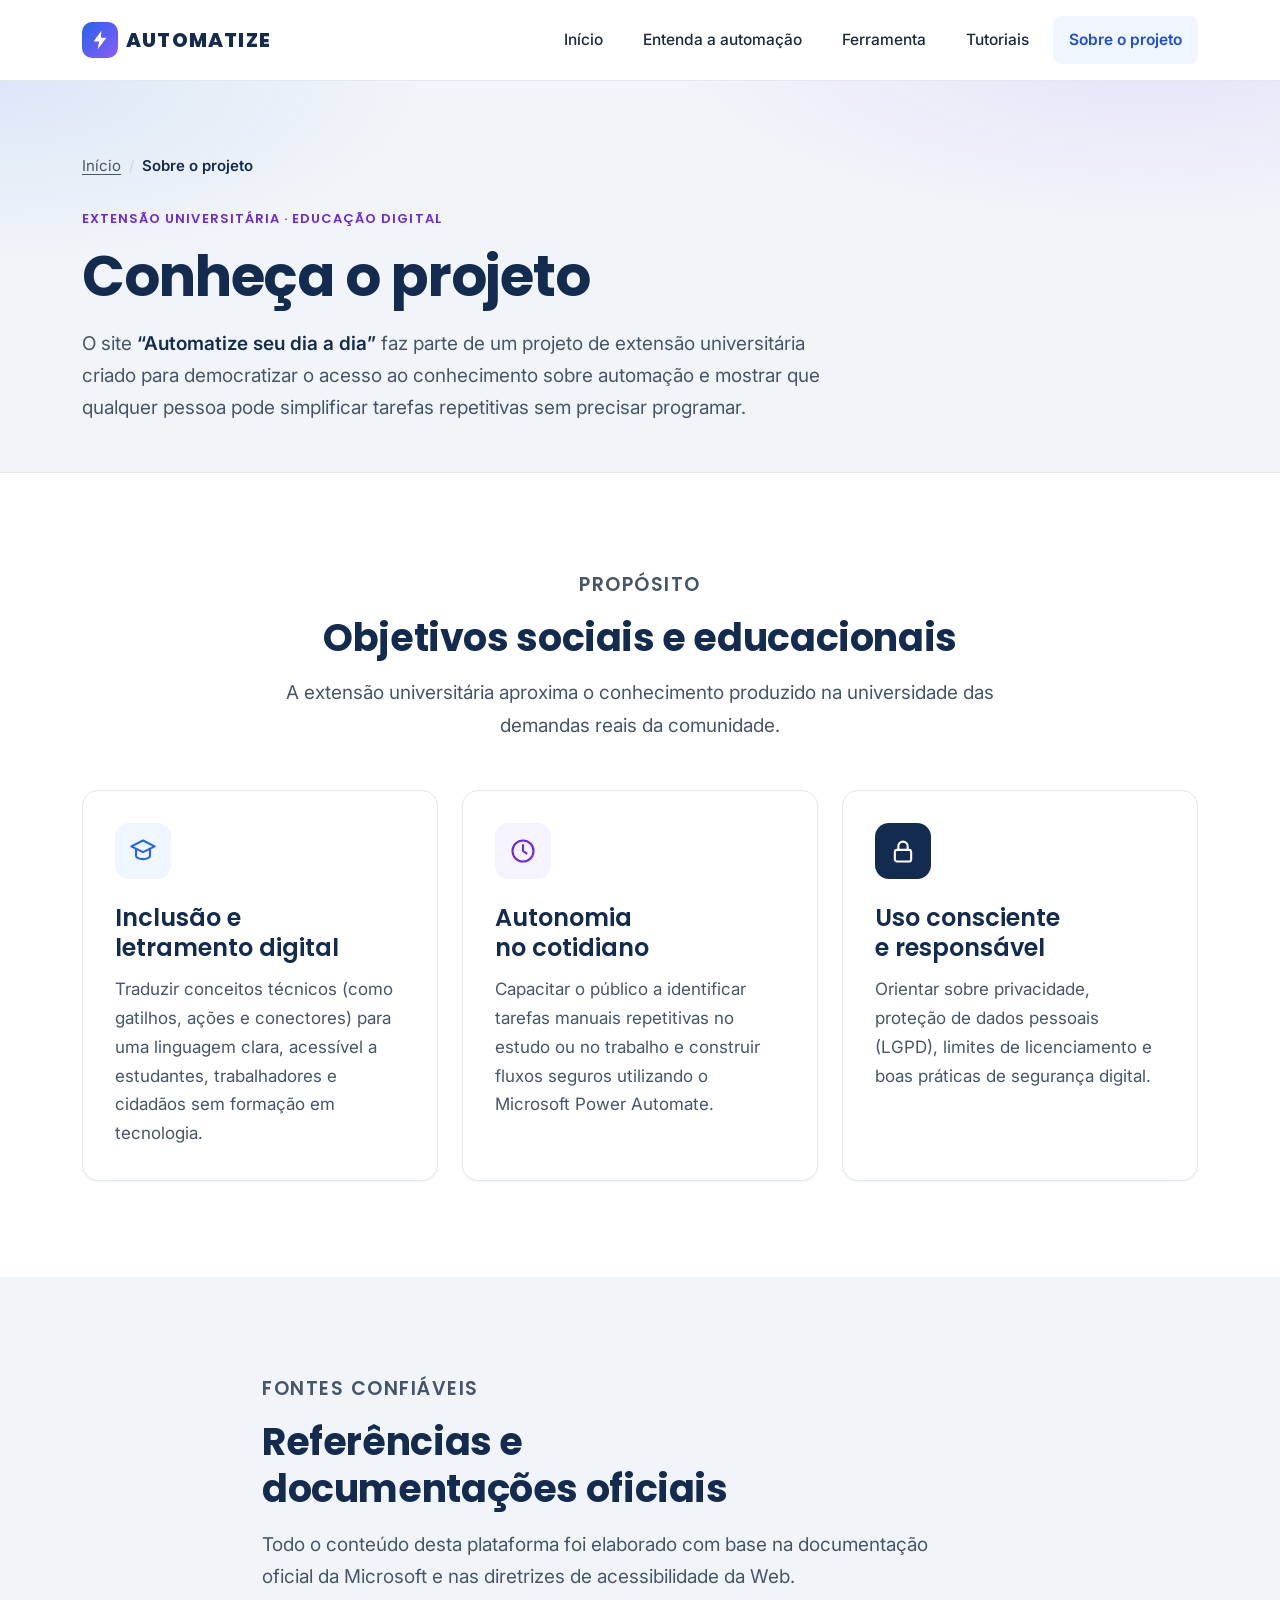
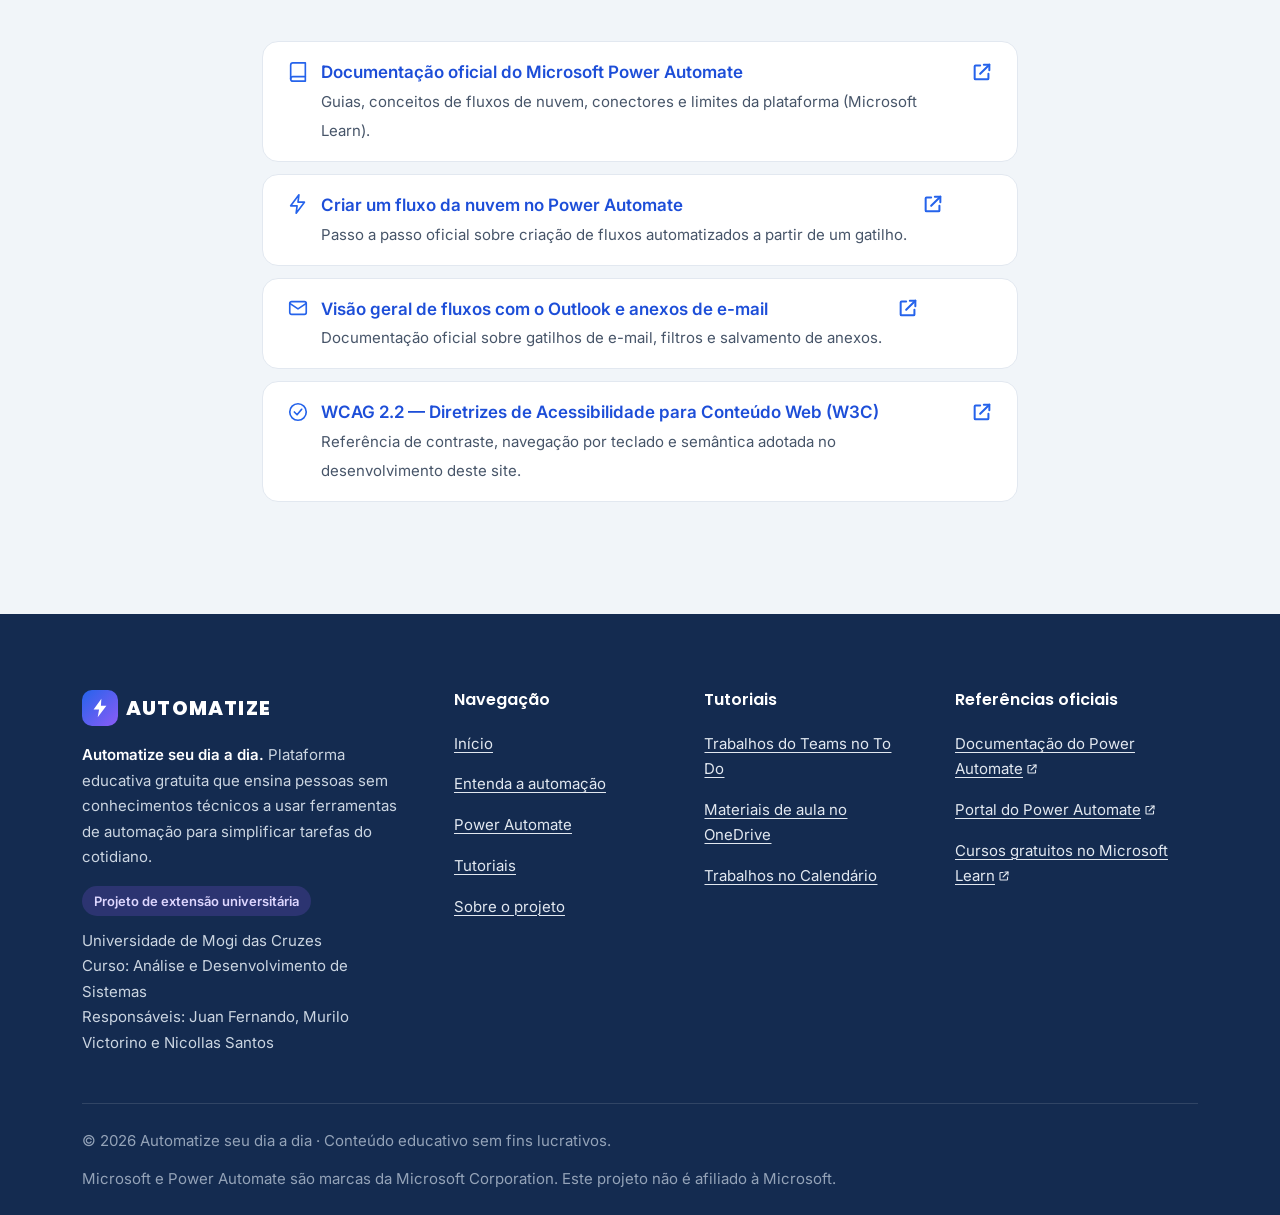
<file: sobre.html>
<!DOCTYPE html>
<html lang="pt-BR" class="no-js">
<head>
  <meta charset="UTF-8">
  <meta name="viewport" content="width=device-width, initial-scale=1">
  <title>Conheça o projeto — Automatize seu dia a dia</title>
  <meta name="description" content="Conheça o projeto de extensão universitária Automatize seu dia a dia, seus objetivos sociais e educacionais, informações institucionais e referências oficiais.">
  <meta name="theme-color" content="#142B50">
  <meta property="og:type" content="website">
  <meta property="og:locale" content="pt_BR">
  <meta property="og:site_name" content="Automatize seu dia a dia">
  <meta property="og:title" content="Conheça o projeto — Automatize seu dia a dia">
  <meta property="og:description" content="Projeto de extensão universitária voltado à democratização do conhecimento sobre automação de tarefas.">
  <link rel="icon" href="assets/icons/favicon.svg" type="image/svg+xml">
  <link rel="preconnect" href="https://fonts.googleapis.com">
  <link rel="preconnect" href="https://fonts.gstatic.com" crossorigin>
  <link rel="stylesheet" href="https://fonts.googleapis.com/css2?family=Inter:wght@400;500;600;700&family=Poppins:wght@600;700;800&display=swap">
  <link rel="stylesheet" href="css/style.css">
  <link rel="stylesheet" href="css/responsive.css">
  <script>document.documentElement.className = document.documentElement.className.replace('no-js', 'js');</script>
  <script src="js/navigation.js" defer></script>
  <script src="js/main.js" defer></script>
</head>
<body>
  <a class="skip-link" href="#conteudo">Pular para o conteúdo</a>

  <header class="site-header">
    <div class="container site-header__inner">
      <a class="logo" href="index.html" aria-label="AUTOMATIZE — página inicial">
        <span class="logo__mark" aria-hidden="true"><svg viewBox="0 0 24 24" fill="currentColor"><path d="M13.5 2 5 13.5h6L9.5 22 19 9.5h-6z"/></svg></span>
        AUTOMATIZE
      </a>
      <button class="nav-toggle" type="button" aria-expanded="false" aria-controls="menu-principal" aria-label="Abrir menu de navegação">
        <span class="nav-toggle__icon" aria-hidden="true"><span></span><span></span><span></span></span>
        <span class="nav-toggle__text" aria-hidden="true">Menu</span>
      </button>
      <nav class="site-nav" id="menu-principal" aria-label="Principal">
        <ul>
          <li><a href="index.html">Início</a></li>
          <li><a href="automacao.html">Entenda a automação</a></li>
          <li><a href="power-automate.html">Ferramenta</a></li>
          <li><a href="power-automate.html#tutoriais">Tutoriais</a></li>
          <li><a href="sobre.html" aria-current="page">Sobre o projeto</a></li>
        </ul>
      </nav>
    </div>
  </header>

  <main id="conteudo" tabindex="-1">
    <section class="page-hero">
      <div class="container">
        <nav class="breadcrumb" aria-label="Você está aqui">
          <ol>
            <li><a href="index.html">Início</a></li>
            <li><span aria-current="page">Sobre o projeto</span></li>
          </ol>
        </nav>
        <p class="eyebrow">Extensão universitária · Educação digital</p>
        <h1>Conheça o projeto</h1>
        <p class="lead">O site <strong>“Automatize seu dia a dia”</strong> faz parte de um projeto de extensão universitária criado para democratizar o acesso ao conhecimento sobre automação e mostrar que qualquer pessoa pode simplificar tarefas repetitivas sem precisar programar.</p>
      </div>
    </section>

    <!-- ============ OBJETIVOS ============ -->
    <section class="section" aria-labelledby="objetivos-titulo">
      <div class="container">
        <header class="section-header">
          <p class="eyebrow">Propósito</p>
          <h2 id="objetivos-titulo">Objetivos sociais e educacionais</h2>
          <p>A extensão universitária aproxima o conhecimento produzido na universidade das demandas reais da comunidade.</p>
        </header>

        <div class="grid grid--3">
          <article class="card reveal">
            <span class="icon-badge" aria-hidden="true"><svg viewBox="0 0 24 24" fill="none" stroke="currentColor" stroke-width="1.8" stroke-linecap="round" stroke-linejoin="round"><path d="M12 3L2 8l10 5 10-5-10-5z"/><path d="M6 10.5V16c0 1.7 2.7 3 6 3s6-1.3 6-3v-5.5"/></svg></span>
            <h3>Inclusão e letramento digital</h3>
            <p>Traduzir conceitos técnicos (como gatilhos, ações e conectores) para uma linguagem clara, acessível a estudantes, trabalhadores e cidadãos sem formação em tecnologia.</p>
          </article>
          <article class="card reveal">
            <span class="icon-badge icon-badge--purple" aria-hidden="true"><svg viewBox="0 0 24 24" fill="none" stroke="currentColor" stroke-width="1.8" stroke-linecap="round" stroke-linejoin="round"><circle cx="12" cy="12" r="9"/><path d="M12 7v5l3 2"/></svg></span>
            <h3>Autonomia no cotidiano</h3>
            <p>Capacitar o público a identificar tarefas manuais repetitivas no estudo ou no trabalho e construir fluxos seguros utilizando o Microsoft Power Automate.</p>
          </article>
          <article class="card reveal">
            <span class="icon-badge icon-badge--navy" aria-hidden="true"><svg viewBox="0 0 24 24" fill="none" stroke="currentColor" stroke-width="1.8" stroke-linecap="round" stroke-linejoin="round"><rect x="5" y="11" width="14" height="10" rx="2"/><path d="M8 11V8a4 4 0 0 1 8 0v3"/></svg></span>
            <h3>Uso consciente e responsável</h3>
            <p>Orientar sobre privacidade, proteção de dados pessoais (LGPD), limites de licenciamento e boas práticas de segurança digital.</p>
          </article>
        </div>
      </div>
    </section>

    <!-- ============ REFERÊNCIAS OFICIAIS ============ -->
    <section class="section section--gray" id="referencias" aria-labelledby="referencias-titulo">
      <div class="container container--narrow">
        <header class="section-header section-header--left">
          <p class="eyebrow">Fontes confiáveis</p>
          <h2 id="referencias-titulo">Referências e documentações oficiais</h2>
          <p>Todo o conteúdo desta plataforma foi elaborado com base na documentação oficial da Microsoft e nas diretrizes de acessibilidade da Web.</p>
        </header>

        <ul class="ref-list">
          <li>
            <a href="https://learn.microsoft.com/pt-br/power-automate/">
              <svg aria-hidden="true" focusable="false" viewBox="0 0 24 24" fill="none" stroke="currentColor" stroke-width="1.8" stroke-linecap="round" stroke-linejoin="round"><path d="M4 19.5A2.5 2.5 0 0 1 6.5 17H20"/><path d="M6.5 2H20v20H6.5A2.5 2.5 0 0 1 4 19.5v-15A2.5 2.5 0 0 1 6.5 2z"/></svg>
              <div>
                <strong>Documentação oficial do Microsoft Power Automate</strong>
                <span>Guias, conceitos de fluxos de nuvem, conectores e limites da plataforma (Microsoft Learn).</span>
              </div>
            </a>
          </li>
          <li>
            <a href="https://learn.microsoft.com/pt-br/power-automate/get-started-logic-flow">
              <svg aria-hidden="true" focusable="false" viewBox="0 0 24 24" fill="none" stroke="currentColor" stroke-width="1.8" stroke-linecap="round" stroke-linejoin="round"><path d="M13 2L4 14h7l-1 8 9-12h-7z"/></svg>
              <div>
                <strong>Criar um fluxo da nuvem no Power Automate</strong>
                <span>Passo a passo oficial sobre criação de fluxos automatizados a partir de um gatilho.</span>
              </div>
            </a>
          </li>
          <li>
            <a href="https://learn.microsoft.com/pt-br/power-automate/email-overview">
              <svg aria-hidden="true" focusable="false" viewBox="0 0 24 24" fill="none" stroke="currentColor" stroke-width="1.8" stroke-linecap="round" stroke-linejoin="round"><rect x="3" y="5" width="18" height="14" rx="2"/><path d="M3 7l9 6 9-6"/></svg>
              <div>
                <strong>Visão geral de fluxos com o Outlook e anexos de e-mail</strong>
                <span>Documentação oficial sobre gatilhos de e-mail, filtros e salvamento de anexos.</span>
              </div>
            </a>
          </li>
          <li>
            <a href="https://www.w3.org/TR/WCAG22/">
              <svg aria-hidden="true" focusable="false" viewBox="0 0 24 24" fill="none" stroke="currentColor" stroke-width="1.8" stroke-linecap="round" stroke-linejoin="round"><circle cx="12" cy="12" r="9"/><path d="M8 12l3 3 5-6"/></svg>
              <div>
                <strong>WCAG 2.2 — Diretrizes de Acessibilidade para Conteúdo Web (W3C)</strong>
                <span>Referência de contraste, navegação por teclado e semântica adotada no desenvolvimento deste site.</span>
              </div>
            </a>
          </li>
        </ul>
      </div>
    </section>
  </main>

  <footer class="site-footer">
    <div class="container">
      <div class="site-footer__grid">
        <div>
          <a class="logo" href="index.html" aria-label="AUTOMATIZE — página inicial">
            <span class="logo__mark" aria-hidden="true"><svg viewBox="0 0 24 24" fill="currentColor"><path d="M13.5 2 5 13.5h6L9.5 22 19 9.5h-6z"/></svg></span>
            AUTOMATIZE
          </a>
          <p style="margin-top:var(--space-3)"><strong style="color:#fff">Automatize seu dia a dia.</strong> Plataforma educativa gratuita que ensina pessoas sem conhecimentos técnicos a usar ferramentas de automação para simplificar tarefas do cotidiano.</p>
          <p class="extension-tag">Projeto de extensão universitária</p>
          <p>
            Universidade de Mogi das Cruzes<br>
            Curso: Análise e Desenvolvimento de Sistemas<br>
            Responsáveis: Juan Fernando, Murilo Victorino e Nicollas Santos
          </p>
        </div>
        <nav aria-label="Rodapé — páginas">
          <p class="site-footer__title">Navegação</p>
          <ul>
            <li><a href="index.html">Início</a></li>
            <li><a href="automacao.html">Entenda a automação</a></li>
            <li><a href="power-automate.html">Power Automate</a></li>
            <li><a href="power-automate.html#tutoriais">Tutoriais</a></li>
            <li><a href="sobre.html">Sobre o projeto</a></li>
          </ul>
        </nav>
        <nav aria-label="Rodapé — tutoriais">
          <p class="site-footer__title">Tutoriais</p>
          <ul>
            <li><a href="power-automate.html#tutorial-01">Trabalhos do Teams no To Do</a></li>
            <li><a href="power-automate.html#tutorial-02">Materiais de aula no OneDrive</a></li>
            <li><a href="power-automate.html#tutorial-03">Trabalhos no Calendário</a></li>
          </ul>
        </nav>
        <div>
          <p class="site-footer__title">Referências oficiais</p>
          <ul>
            <li><a href="https://learn.microsoft.com/pt-br/power-automate/">Documentação do Power Automate</a></li>
            <li><a href="https://make.powerautomate.com/">Portal do Power Automate</a></li>
            <li><a href="https://learn.microsoft.com/pt-br/training/powerplatform/power-automate">Cursos gratuitos no Microsoft Learn</a></li>
          </ul>
        </div>
      </div>
      <div class="site-footer__bottom">
        <p>© <span data-current-year>2026</span> Automatize seu dia a dia · Conteúdo educativo sem fins lucrativos.</p>
        <p>Microsoft e Power Automate são marcas da Microsoft Corporation. Este projeto não é afiliado à Microsoft.</p>
      </div>
    </div>
  </footer>

  <button class="back-to-top" type="button" aria-label="Voltar ao topo da página">
    <svg aria-hidden="true" focusable="false" viewBox="0 0 24 24" fill="none" stroke="currentColor" stroke-width="2" stroke-linecap="round" stroke-linejoin="round"><path d="M12 19V5M5 12l7-7 7 7"/></svg>
  </button>
</body>
</html>
</file>
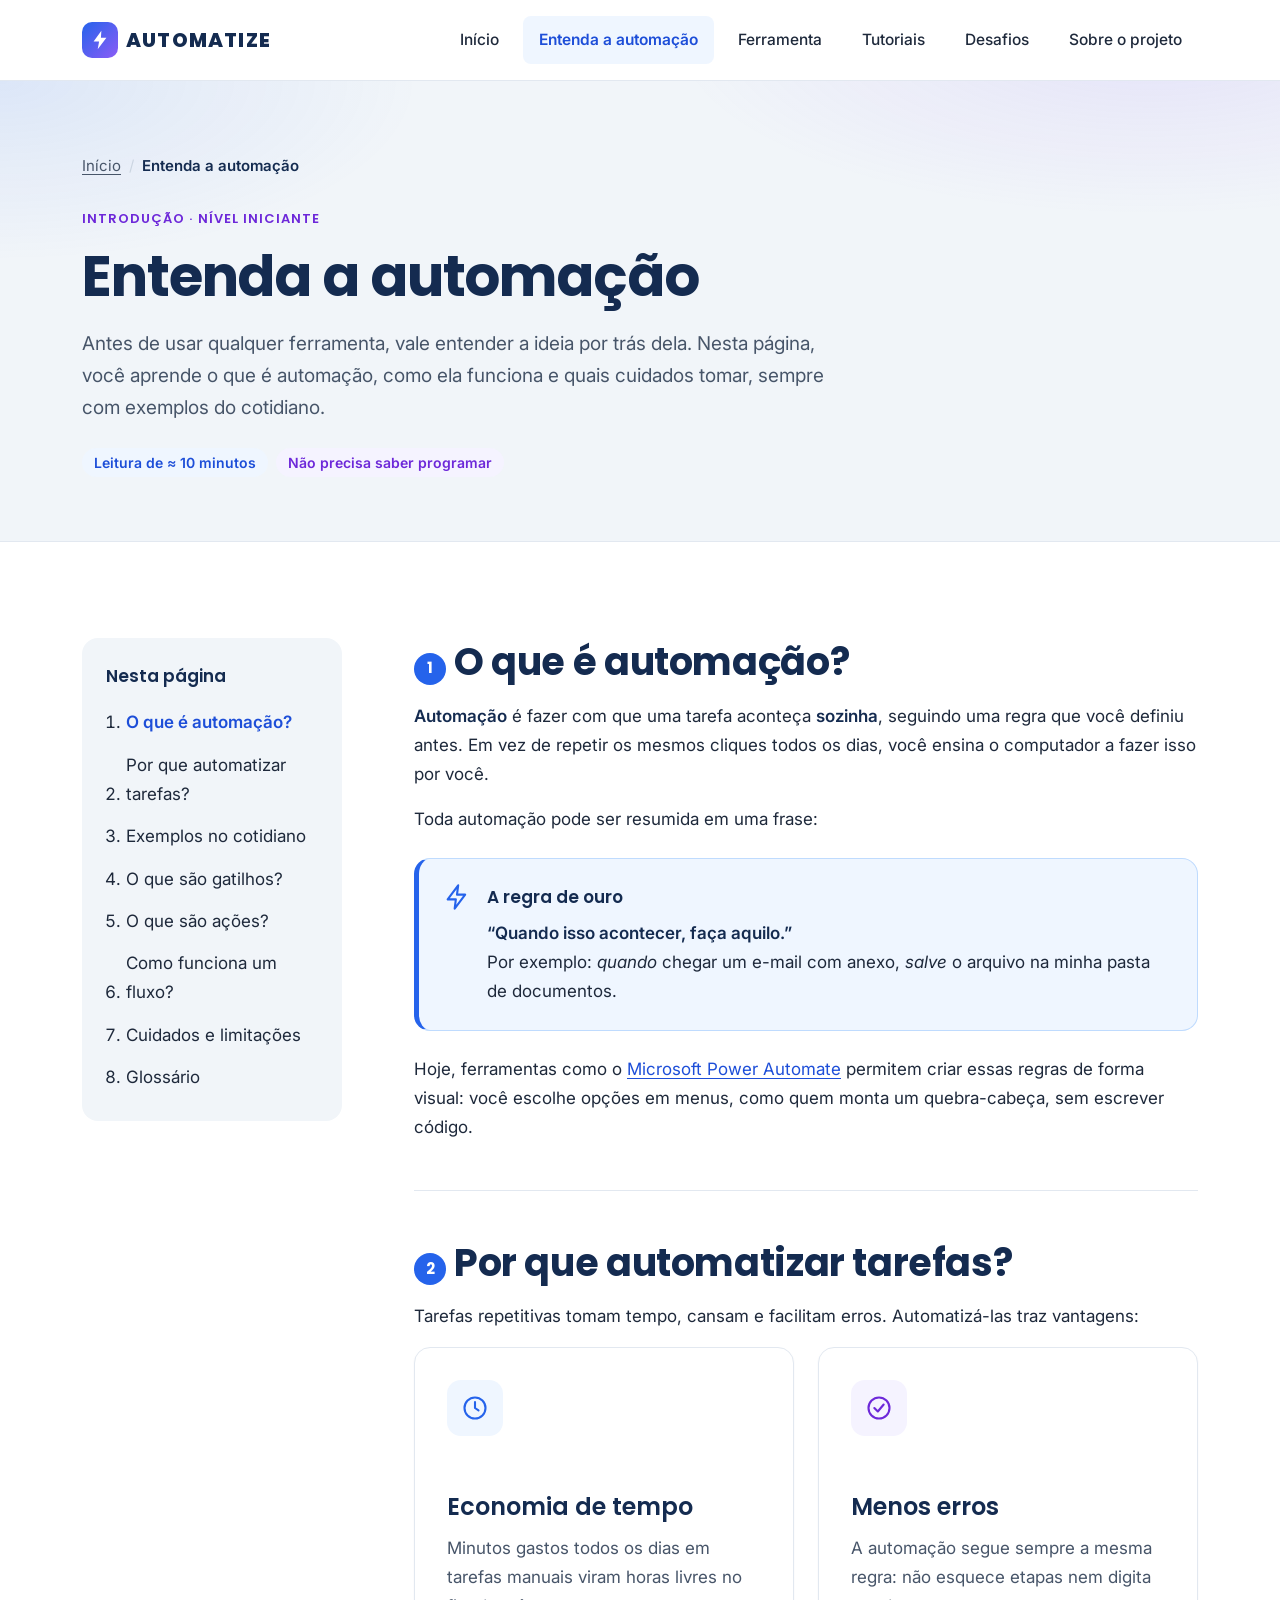
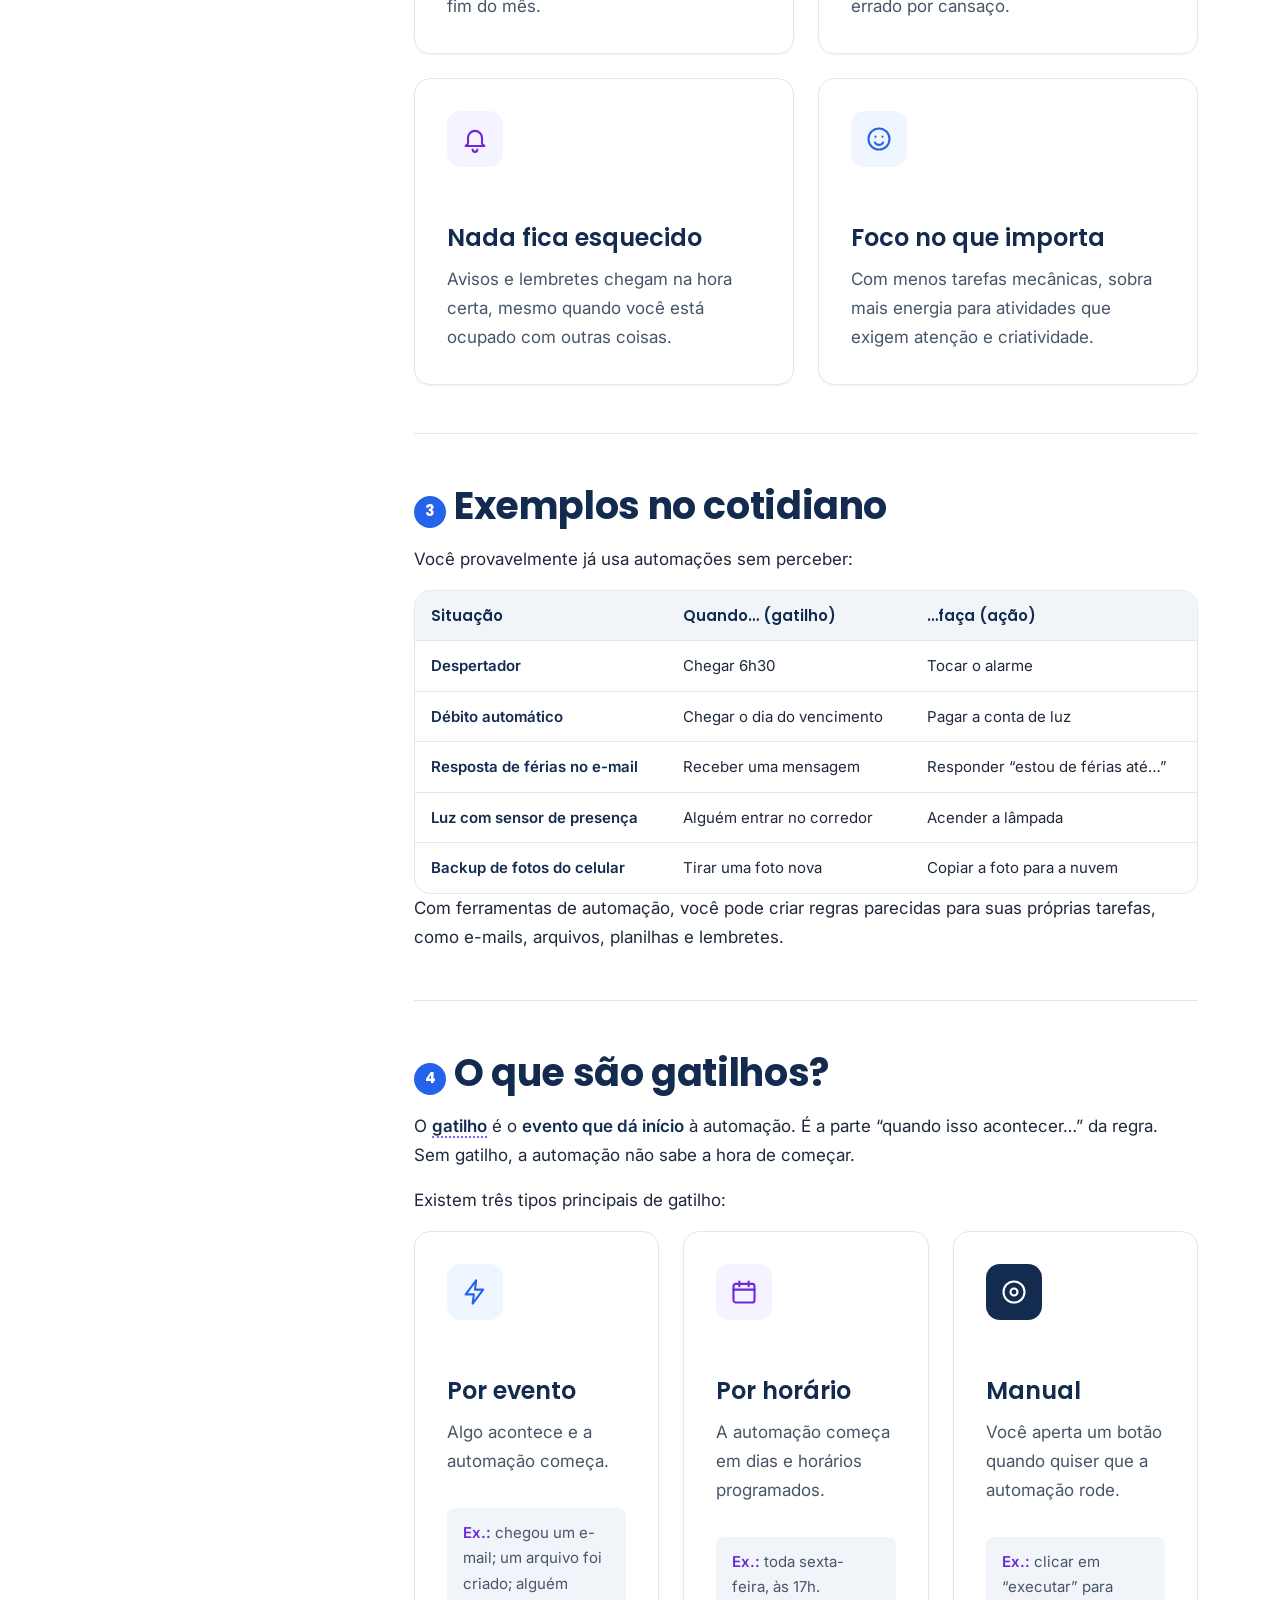
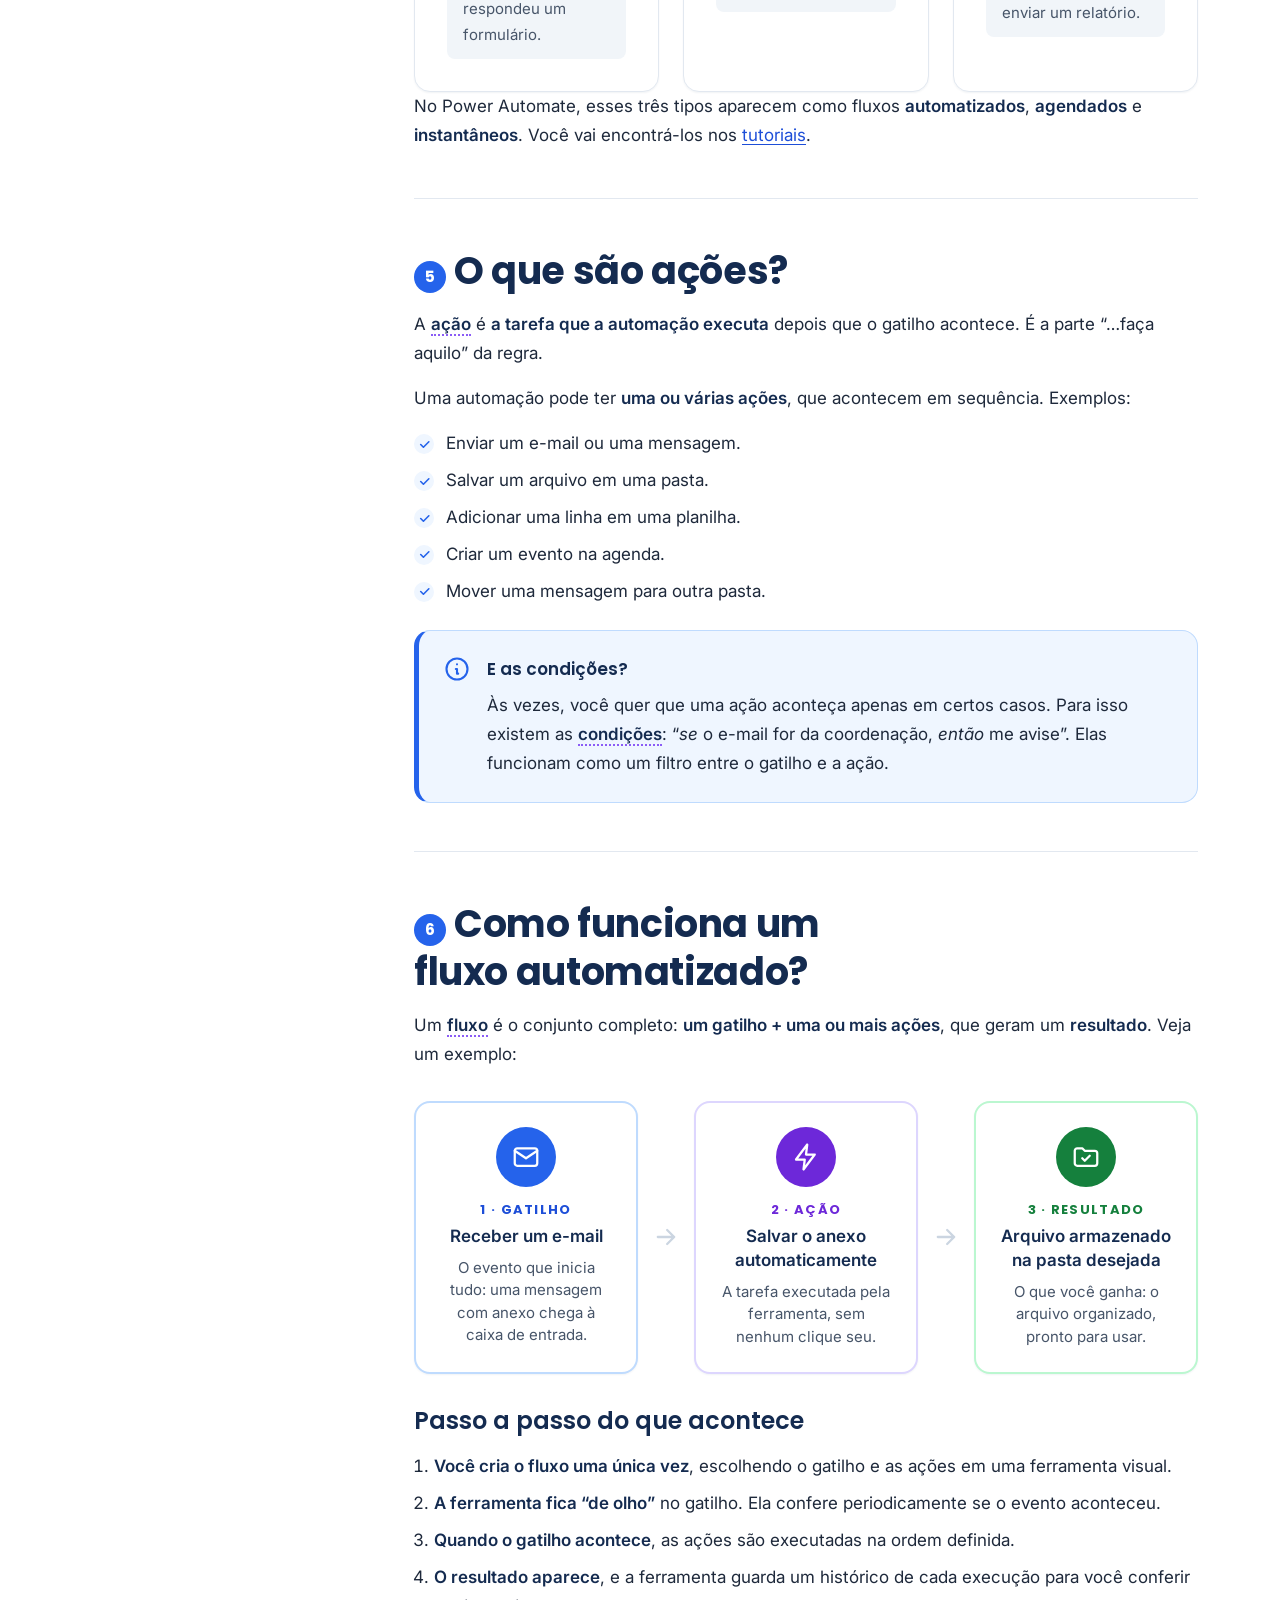
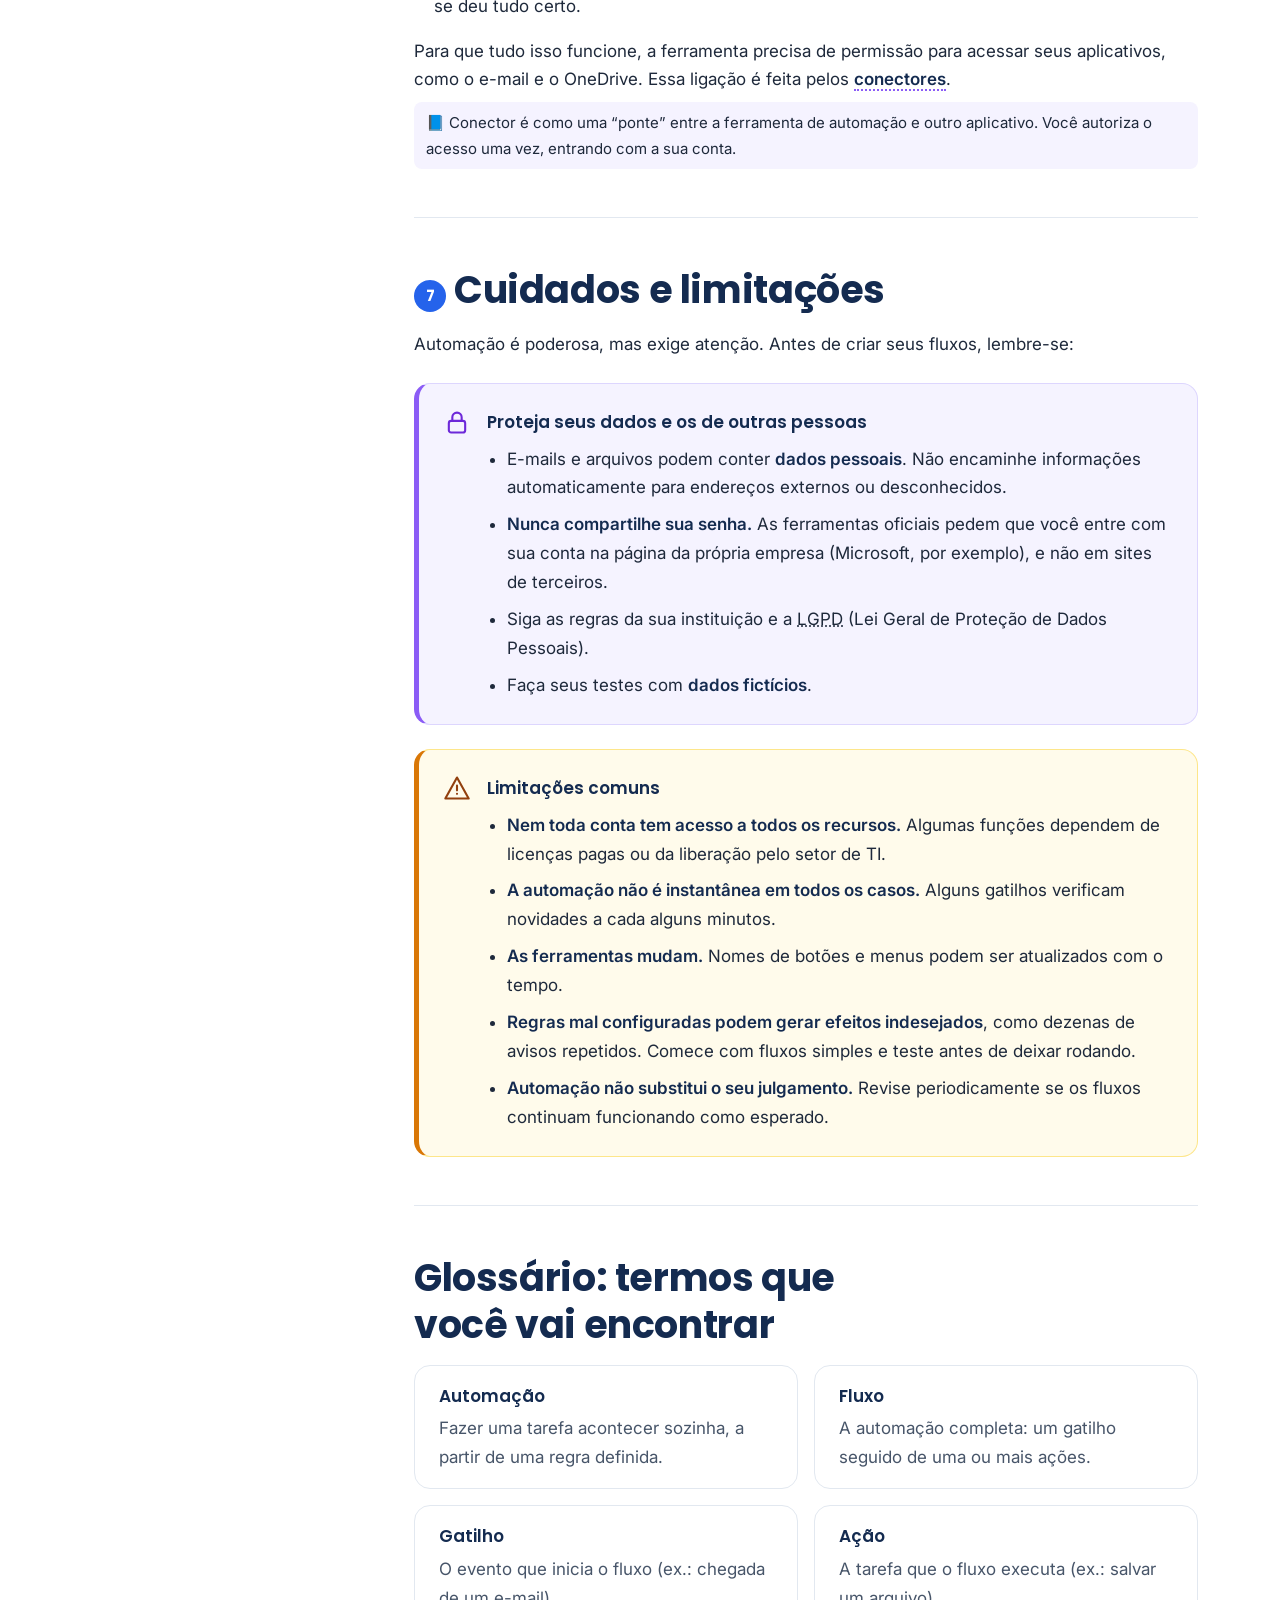
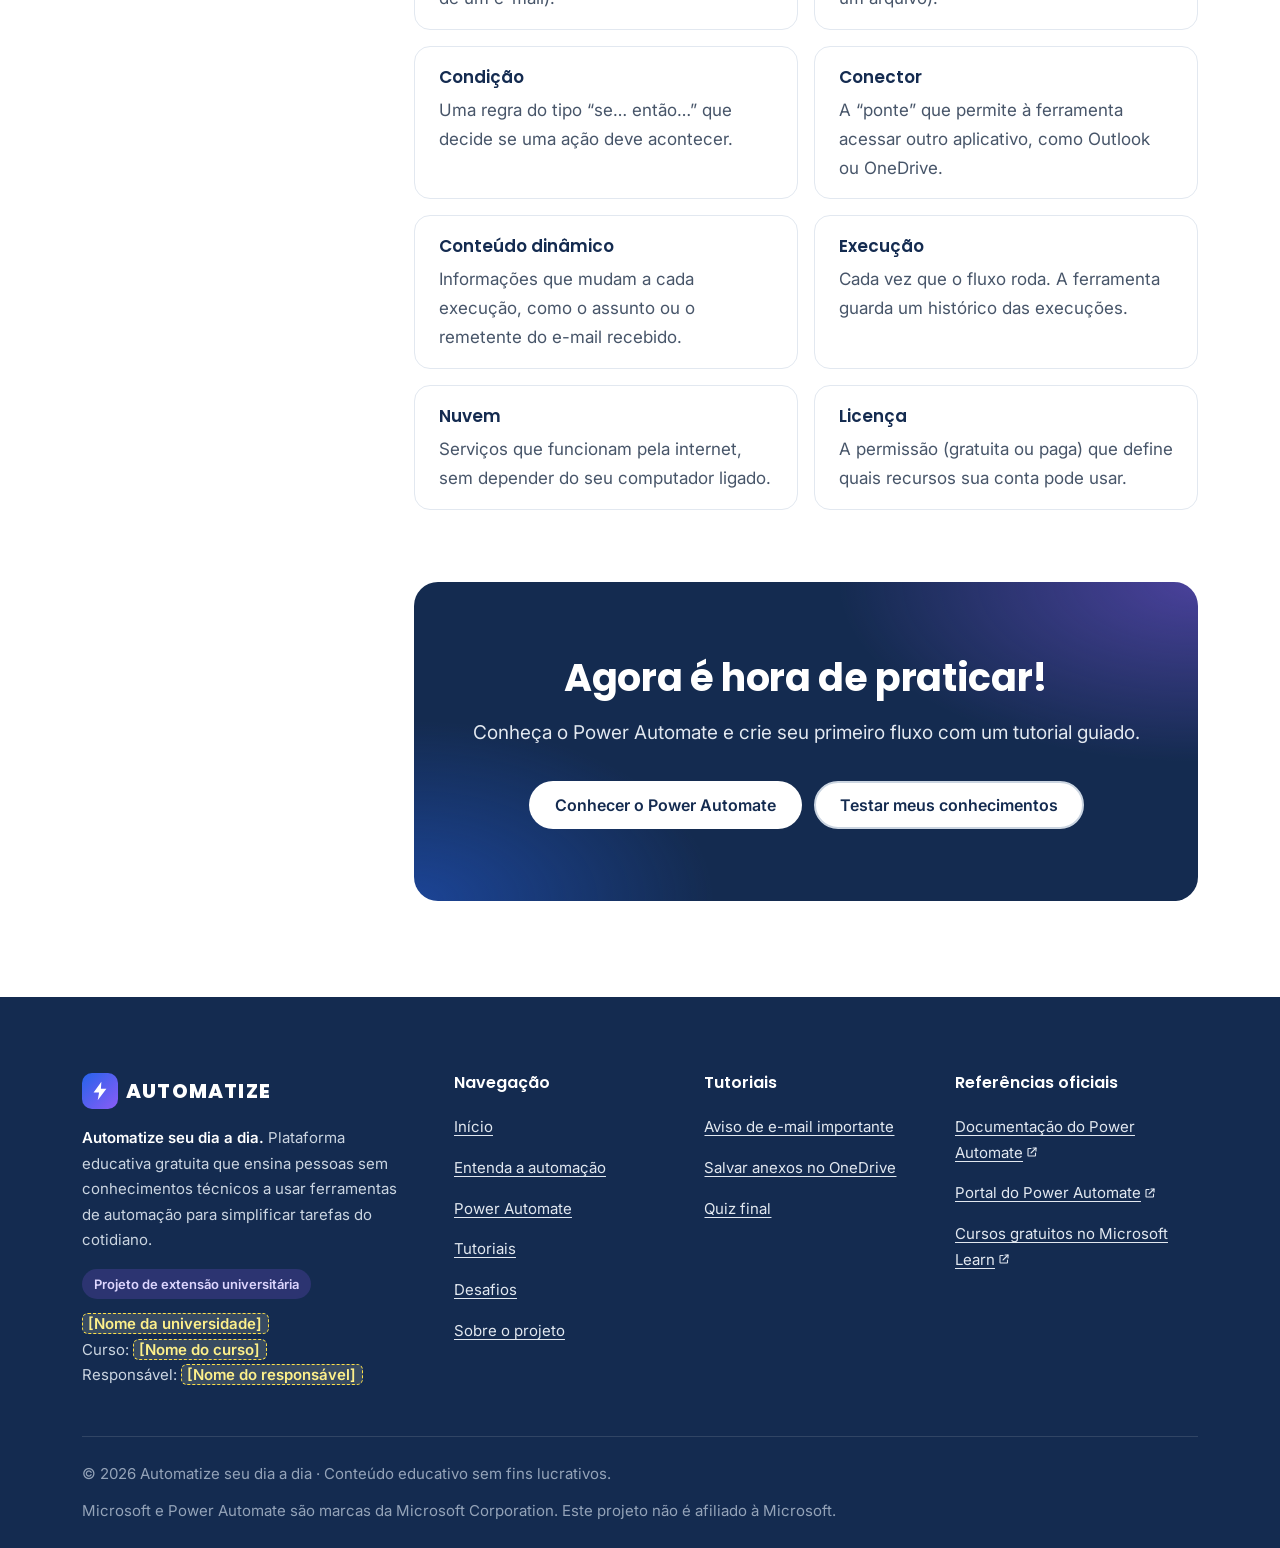
<file: automatize-se/automacao.html>
<!DOCTYPE html>
<html lang="pt-BR" class="no-js">
<head>
  <meta charset="UTF-8">
  <meta name="viewport" content="width=device-width, initial-scale=1">
  <title>Entenda a automação — Automatize seu dia a dia</title>
  <meta name="description" content="Aprenda, em linguagem simples, o que é automação, o que são gatilhos e ações, como funciona um fluxo automatizado e quais cuidados tomar.">
  <meta name="theme-color" content="#142B50">
  <meta property="og:type" content="article">
  <meta property="og:locale" content="pt_BR">
  <meta property="og:site_name" content="Automatize seu dia a dia">
  <meta property="og:title" content="Entenda a automação — Automatize seu dia a dia">
  <meta property="og:description" content="Gatilho → Ação → Resultado: entenda como funciona uma automação, sem precisar programar.">
  <link rel="icon" href="assets/icons/favicon.svg" type="image/svg+xml">
  <link rel="preconnect" href="https://fonts.googleapis.com">
  <link rel="preconnect" href="https://fonts.gstatic.com" crossorigin>
  <link rel="stylesheet" href="https://fonts.googleapis.com/css2?family=Inter:wght@400;500;600;700&family=Poppins:wght@600;700;800&display=swap">
  <link rel="stylesheet" href="css/style.css">
  <link rel="stylesheet" href="css/tutorials.css">
  <link rel="stylesheet" href="css/responsive.css">
  <script>document.documentElement.className = document.documentElement.className.replace('no-js', 'js');</script>
  <script src="js/navigation.js" defer></script>
  <script src="js/main.js" defer></script>
  <script src="js/tutorials.js" defer></script>
</head>
<body>
  <a class="skip-link" href="#conteudo">Pular para o conteúdo</a>
  <div class="reading-progress" aria-hidden="true"><div class="reading-progress__bar"></div></div>

  <header class="site-header">
    <div class="container site-header__inner">
      <a class="logo" href="index.html" aria-label="AUTOMATIZE — página inicial">
        <span class="logo__mark" aria-hidden="true"><svg viewBox="0 0 24 24" fill="currentColor"><path d="M13.5 2 5 13.5h6L9.5 22 19 9.5h-6z"/></svg></span>
        AUTOMATIZE
      </a>
      <button class="nav-toggle" type="button" aria-expanded="false" aria-controls="menu-principal" aria-label="Abrir menu de navegação">
        <span class="nav-toggle__icon" aria-hidden="true"><span></span><span></span><span></span></span>
        <span class="nav-toggle__text" aria-hidden="true">Menu</span>
      </button>
      <nav class="site-nav" id="menu-principal" aria-label="Principal">
        <ul>
          <li><a href="index.html">Início</a></li>
          <li><a href="automacao.html" aria-current="page">Entenda a automação</a></li>
          <li><a href="power-automate.html">Ferramenta</a></li>
          <li><a href="power-automate.html#tutoriais">Tutoriais</a></li>
          <li><a href="desafios.html">Desafios</a></li>
          <li><a href="sobre.html">Sobre o projeto</a></li>
        </ul>
      </nav>
    </div>
  </header>

  <main id="conteudo" tabindex="-1">
    <section class="page-hero">
      <div class="container">
        <nav class="breadcrumb" aria-label="Você está aqui">
          <ol>
            <li><a href="index.html">Início</a></li>
            <li><span aria-current="page">Entenda a automação</span></li>
          </ol>
        </nav>
        <p class="eyebrow">Introdução · Nível iniciante</p>
        <h1>Entenda a automação</h1>
        <p class="lead">Antes de usar qualquer ferramenta, vale entender a ideia por trás dela. Nesta página, você aprende o que é automação, como ela funciona e quais cuidados tomar, sempre com exemplos do cotidiano.</p>
        <ul class="badge-list" style="margin-top:var(--space-5)">
          <li class="badge">Leitura de ≈ 10 minutos</li>
          <li class="badge badge--purple">Não precisa saber programar</li>
        </ul>
      </div>
    </section>

    <div class="section">
      <div class="container with-sidebar">
        <aside>
          <nav class="toc" aria-label="Nesta página" data-scrollspy>
            <p class="toc__title">Nesta página</p>
            <ol>
              <li><a href="#o-que-e">O que é automação?</a></li>
              <li><a href="#por-que">Por que automatizar tarefas?</a></li>
              <li><a href="#exemplos">Exemplos no cotidiano</a></li>
              <li><a href="#gatilhos">O que são gatilhos?</a></li>
              <li><a href="#acoes">O que são ações?</a></li>
              <li><a href="#fluxo">Como funciona um fluxo?</a></li>
              <li><a href="#cuidados">Cuidados e limitações</a></li>
              <li><a href="#glossario">Glossário</a></li>
            </ol>
          </nav>
        </aside>

        <div class="prose">
          <!-- 1 -->
          <section class="article-section" aria-labelledby="o-que-e">
            <h2 id="o-que-e"><span class="number-chip" aria-hidden="true">1</span>O que é automação?</h2>
            <p><strong>Automação</strong> é fazer com que uma tarefa aconteça <strong>sozinha</strong>, seguindo uma regra que você definiu antes. Em vez de repetir os mesmos cliques todos os dias, você ensina o computador a fazer isso por você.</p>
            <p>Toda automação pode ser resumida em uma frase:</p>
            <div class="callout callout--info">
              <svg class="callout__icon" aria-hidden="true" focusable="false" viewBox="0 0 24 24" fill="none" stroke="currentColor" stroke-width="1.8" stroke-linecap="round" stroke-linejoin="round"><path d="M13 2L4 14h7l-1 8 9-12h-7z"/></svg>
              <div>
                <p class="callout__title">A regra de ouro</p>
                <p><strong>“Quando isso acontecer, faça aquilo.”</strong><br>Por exemplo: <em>quando</em> chegar um e-mail com anexo, <em>salve</em> o arquivo na minha pasta de documentos.</p>
              </div>
            </div>
            <p>Hoje, ferramentas como o <a href="power-automate.html">Microsoft Power Automate</a> permitem criar essas regras de forma visual: você escolhe opções em menus, como quem monta um quebra-cabeça, sem escrever código.</p>
          </section>

          <!-- 2 -->
          <section class="article-section" aria-labelledby="por-que">
            <h2 id="por-que"><span class="number-chip" aria-hidden="true">2</span>Por que automatizar tarefas?</h2>
            <p>Tarefas repetitivas tomam tempo, cansam e facilitam erros. Automatizá-las traz vantagens:</p>
            <div class="grid grid--2">
              <div class="card">
                <span class="icon-badge" aria-hidden="true"><svg viewBox="0 0 24 24" fill="none" stroke="currentColor" stroke-width="1.8" stroke-linecap="round" stroke-linejoin="round"><circle cx="12" cy="12" r="9"/><path d="M12 7v5l3 2"/></svg></span>
                <h3>Economia de tempo</h3>
                <p>Minutos gastos todos os dias em tarefas manuais viram horas livres no fim do mês.</p>
              </div>
              <div class="card">
                <span class="icon-badge icon-badge--purple" aria-hidden="true"><svg viewBox="0 0 24 24" fill="none" stroke="currentColor" stroke-width="1.8" stroke-linecap="round" stroke-linejoin="round"><circle cx="12" cy="12" r="9"/><path d="M8 12l3 3 5-6"/></svg></span>
                <h3>Menos erros</h3>
                <p>A automação segue sempre a mesma regra: não esquece etapas nem digita errado por cansaço.</p>
              </div>
              <div class="card">
                <span class="icon-badge icon-badge--purple" aria-hidden="true"><svg viewBox="0 0 24 24" fill="none" stroke="currentColor" stroke-width="1.8" stroke-linecap="round" stroke-linejoin="round"><path d="M6 16v-5a6 6 0 0 1 12 0v5l2 2H4z"/><path d="M10 21a2 2 0 0 0 4 0"/></svg></span>
                <h3>Nada fica esquecido</h3>
                <p>Avisos e lembretes chegam na hora certa, mesmo quando você está ocupado com outras coisas.</p>
              </div>
              <div class="card">
                <span class="icon-badge" aria-hidden="true"><svg viewBox="0 0 24 24" fill="none" stroke="currentColor" stroke-width="1.8" stroke-linecap="round" stroke-linejoin="round"><circle cx="12" cy="12" r="9"/><path d="M9 10h.01M15 10h.01M8.5 15a4 4 0 0 0 7 0"/></svg></span>
                <h3>Foco no que importa</h3>
                <p>Com menos tarefas mecânicas, sobra mais energia para atividades que exigem atenção e criatividade.</p>
              </div>
            </div>
          </section>

          <!-- 3 -->
          <section class="article-section" aria-labelledby="exemplos">
            <h2 id="exemplos"><span class="number-chip" aria-hidden="true">3</span>Exemplos no cotidiano</h2>
            <p>Você provavelmente já usa automações sem perceber:</p>
            <div class="table-wrap" tabindex="0" role="region" aria-label="Tabela de exemplos de automação no cotidiano">
              <table>
                <caption class="sr-only">Exemplos de automações do dia a dia, com o que inicia cada uma e o que ela faz</caption>
                <thead>
                  <tr><th scope="col">Situação</th><th scope="col">Quando… (gatilho)</th><th scope="col">…faça (ação)</th></tr>
                </thead>
                <tbody>
                  <tr><th scope="row">Despertador</th><td>Chegar 6h30</td><td>Tocar o alarme</td></tr>
                  <tr><th scope="row">Débito automático</th><td>Chegar o dia do vencimento</td><td>Pagar a conta de luz</td></tr>
                  <tr><th scope="row">Resposta de férias no e-mail</th><td>Receber uma mensagem</td><td>Responder “estou de férias até…”</td></tr>
                  <tr><th scope="row">Luz com sensor de presença</th><td>Alguém entrar no corredor</td><td>Acender a lâmpada</td></tr>
                  <tr><th scope="row">Backup de fotos do celular</th><td>Tirar uma foto nova</td><td>Copiar a foto para a nuvem</td></tr>
                </tbody>
              </table>
            </div>
            <p>Com ferramentas de automação, você pode criar regras parecidas para suas próprias tarefas, como e-mails, arquivos, planilhas e lembretes.</p>
          </section>

          <!-- 4 -->
          <section class="article-section" aria-labelledby="gatilhos">
            <h2 id="gatilhos"><span class="number-chip" aria-hidden="true">4</span>O que são gatilhos?</h2>
            <p>O <span class="term">gatilho</span> é o <strong>evento que dá início</strong> à automação. É a parte “quando isso acontecer…” da regra. Sem gatilho, a automação não sabe a hora de começar.</p>
            <p>Existem três tipos principais de gatilho:</p>
            <div class="grid grid--3">
              <div class="card">
                <span class="icon-badge" aria-hidden="true"><svg viewBox="0 0 24 24" fill="none" stroke="currentColor" stroke-width="1.8" stroke-linecap="round" stroke-linejoin="round"><path d="M13 2L4 14h7l-1 8 9-12h-7z"/></svg></span>
                <h3>Por evento</h3>
                <p>Algo acontece e a automação começa.</p>
                <p class="card__example"><strong>Ex.:</strong> chegou um e-mail; um arquivo foi criado; alguém respondeu um formulário.</p>
              </div>
              <div class="card">
                <span class="icon-badge icon-badge--purple" aria-hidden="true"><svg viewBox="0 0 24 24" fill="none" stroke="currentColor" stroke-width="1.8" stroke-linecap="round" stroke-linejoin="round"><rect x="3" y="5" width="18" height="16" rx="2"/><path d="M3 10h18M8 3v4M16 3v4"/></svg></span>
                <h3>Por horário</h3>
                <p>A automação começa em dias e horários programados.</p>
                <p class="card__example"><strong>Ex.:</strong> toda sexta-feira, às 17h.</p>
              </div>
              <div class="card">
                <span class="icon-badge icon-badge--navy" aria-hidden="true"><svg viewBox="0 0 24 24" fill="none" stroke="currentColor" stroke-width="1.8" stroke-linecap="round" stroke-linejoin="round"><circle cx="12" cy="12" r="9"/><circle cx="12" cy="12" r="3"/></svg></span>
                <h3>Manual</h3>
                <p>Você aperta um botão quando quiser que a automação rode.</p>
                <p class="card__example"><strong>Ex.:</strong> clicar em “executar” para enviar um relatório.</p>
              </div>
            </div>
            <p>No Power Automate, esses três tipos aparecem como fluxos <strong>automatizados</strong>, <strong>agendados</strong> e <strong>instantâneos</strong>. Você vai encontrá-los nos <a href="power-automate.html#tutoriais">tutoriais</a>.</p>
          </section>

          <!-- 5 -->
          <section class="article-section" aria-labelledby="acoes">
            <h2 id="acoes"><span class="number-chip" aria-hidden="true">5</span>O que são ações?</h2>
            <p>A <span class="term">ação</span> é <strong>a tarefa que a automação executa</strong> depois que o gatilho acontece. É a parte “…faça aquilo” da regra.</p>
            <p>Uma automação pode ter <strong>uma ou várias ações</strong>, que acontecem em sequência. Exemplos:</p>
            <ul class="check-list">
              <li>Enviar um e-mail ou uma mensagem.</li>
              <li>Salvar um arquivo em uma pasta.</li>
              <li>Adicionar uma linha em uma planilha.</li>
              <li>Criar um evento na agenda.</li>
              <li>Mover uma mensagem para outra pasta.</li>
            </ul>
            <div class="callout callout--info">
              <svg class="callout__icon" aria-hidden="true" focusable="false" viewBox="0 0 24 24" fill="none" stroke="currentColor" stroke-width="1.8" stroke-linecap="round" stroke-linejoin="round"><circle cx="12" cy="12" r="9"/><path d="M12 8h.01M11 12h1v4h1"/></svg>
              <div>
                <p class="callout__title">E as condições?</p>
                <p>Às vezes, você quer que uma ação aconteça apenas em certos casos. Para isso existem as <span class="term">condições</span>: “<em>se</em> o e-mail for da coordenação, <em>então</em> me avise”. Elas funcionam como um filtro entre o gatilho e a ação.</p>
              </div>
            </div>
          </section>

          <!-- 6 -->
          <section class="article-section" aria-labelledby="fluxo">
            <h2 id="fluxo"><span class="number-chip" aria-hidden="true">6</span>Como funciona um fluxo automatizado?</h2>
            <p>Um <span class="term">fluxo</span> é o conjunto completo: <strong>um gatilho + uma ou mais ações</strong>, que geram um <strong>resultado</strong>. Veja um exemplo:</p>

            <!-- Diagrama didático construído em HTML + CSS (sem imagem estática) -->
            <figure style="margin:0">
              <ol class="flow-diagram" aria-label="Diagrama: gatilho, ação e resultado">
                <li class="flow-node flow-node--trigger">
                  <span class="flow-node__icon" aria-hidden="true"><svg viewBox="0 0 24 24" fill="none" stroke="currentColor" stroke-width="1.8" stroke-linecap="round" stroke-linejoin="round"><rect x="3" y="5" width="18" height="14" rx="2"/><path d="M3 7l9 6 9-6"/></svg></span>
                  <span class="flow-node__label">1 · Gatilho</span>
                  <span class="flow-node__text">Receber um e-mail</span>
                  <span class="flow-node__hint">O evento que inicia tudo: uma mensagem com anexo chega à caixa de entrada.</span>
                </li>
                <li class="flow-arrow" aria-hidden="true"><svg viewBox="0 0 24 24" fill="none" stroke="currentColor" stroke-width="2" stroke-linecap="round" stroke-linejoin="round"><path d="M5 12h14M13 6l6 6-6 6"/></svg></li>
                <li class="flow-node flow-node--action">
                  <span class="flow-node__icon" aria-hidden="true"><svg viewBox="0 0 24 24" fill="none" stroke="currentColor" stroke-width="1.8" stroke-linecap="round" stroke-linejoin="round"><path d="M13 2L4 14h7l-1 8 9-12h-7z"/></svg></span>
                  <span class="flow-node__label">2 · Ação</span>
                  <span class="flow-node__text">Salvar o anexo automaticamente</span>
                  <span class="flow-node__hint">A tarefa executada pela ferramenta, sem nenhum clique seu.</span>
                </li>
                <li class="flow-arrow" aria-hidden="true"><svg viewBox="0 0 24 24" fill="none" stroke="currentColor" stroke-width="2" stroke-linecap="round" stroke-linejoin="round"><path d="M5 12h14M13 6l6 6-6 6"/></svg></li>
                <li class="flow-node flow-node--result">
                  <span class="flow-node__icon" aria-hidden="true"><svg viewBox="0 0 24 24" fill="none" stroke="currentColor" stroke-width="1.8" stroke-linecap="round" stroke-linejoin="round"><path d="M3 7a2 2 0 0 1 2-2h4l2 2h8a2 2 0 0 1 2 2v8a2 2 0 0 1-2 2H5a2 2 0 0 1-2-2z"/><path d="M9 13l2 2 4-4"/></svg></span>
                  <span class="flow-node__label">3 · Resultado</span>
                  <span class="flow-node__text">Arquivo armazenado na pasta desejada</span>
                  <span class="flow-node__hint">O que você ganha: o arquivo organizado, pronto para usar.</span>
                </li>
              </ol>
              <figcaption class="sr-only">Fluxo de exemplo: ao receber um e-mail (gatilho), o anexo é salvo automaticamente (ação), e o arquivo fica armazenado na pasta desejada (resultado).</figcaption>
            </figure>

            <h3>Passo a passo do que acontece</h3>
            <ol>
              <li><strong>Você cria o fluxo uma única vez</strong>, escolhendo o gatilho e as ações em uma ferramenta visual.</li>
              <li><strong>A ferramenta fica “de olho”</strong> no gatilho. Ela confere periodicamente se o evento aconteceu.</li>
              <li><strong>Quando o gatilho acontece</strong>, as ações são executadas na ordem definida.</li>
              <li><strong>O resultado aparece</strong>, e a ferramenta guarda um histórico de cada execução para você conferir se deu tudo certo.</li>
            </ol>
            <p>Para que tudo isso funcione, a ferramenta precisa de permissão para acessar seus aplicativos, como o e-mail e o OneDrive. Essa ligação é feita pelos <span class="term">conectores</span>.<span class="term-note">Conector é como uma “ponte” entre a ferramenta de automação e outro aplicativo. Você autoriza o acesso uma vez, entrando com a sua conta.</span></p>
          </section>

          <!-- 7 -->
          <section class="article-section" aria-labelledby="cuidados">
            <h2 id="cuidados"><span class="number-chip" aria-hidden="true">7</span>Cuidados e limitações</h2>
            <p>Automação é poderosa, mas exige atenção. Antes de criar seus fluxos, lembre-se:</p>
            <div class="callout callout--privacy">
              <svg class="callout__icon" aria-hidden="true" focusable="false" viewBox="0 0 24 24" fill="none" stroke="currentColor" stroke-width="1.8" stroke-linecap="round" stroke-linejoin="round"><rect x="5" y="11" width="14" height="10" rx="2"/><path d="M8 11V8a4 4 0 0 1 8 0v3"/></svg>
              <div>
                <p class="callout__title">Proteja seus dados e os de outras pessoas</p>
                <ul>
                  <li>E-mails e arquivos podem conter <strong>dados pessoais</strong>. Não encaminhe informações automaticamente para endereços externos ou desconhecidos.</li>
                  <li><strong>Nunca compartilhe sua senha.</strong> As ferramentas oficiais pedem que você entre com sua conta na página da própria empresa (Microsoft, por exemplo), e não em sites de terceiros.</li>
                  <li>Siga as regras da sua instituição e a <abbr title="Lei Geral de Proteção de Dados Pessoais">LGPD</abbr> (Lei Geral de Proteção de Dados Pessoais).</li>
                  <li>Faça seus testes com <strong>dados fictícios</strong>.</li>
                </ul>
              </div>
            </div>
            <div class="callout callout--warning">
              <svg class="callout__icon" aria-hidden="true" focusable="false" viewBox="0 0 24 24" fill="none" stroke="currentColor" stroke-width="1.8" stroke-linecap="round" stroke-linejoin="round"><path d="M12 3l10 18H2z"/><path d="M12 10v4M12 17h.01"/></svg>
              <div>
                <p class="callout__title">Limitações comuns</p>
                <ul>
                  <li><strong>Nem toda conta tem acesso a todos os recursos.</strong> Algumas funções dependem de licenças pagas ou da liberação pelo setor de TI.</li>
                  <li><strong>A automação não é instantânea em todos os casos.</strong> Alguns gatilhos verificam novidades a cada alguns minutos.</li>
                  <li><strong>As ferramentas mudam.</strong> Nomes de botões e menus podem ser atualizados com o tempo.</li>
                  <li><strong>Regras mal configuradas podem gerar efeitos indesejados</strong>, como dezenas de avisos repetidos. Comece com fluxos simples e teste antes de deixar rodando.</li>
                  <li><strong>Automação não substitui o seu julgamento.</strong> Revise periodicamente se os fluxos continuam funcionando como esperado.</li>
                </ul>
              </div>
            </div>
          </section>

          <!-- Glossário -->
          <section class="article-section" aria-labelledby="glossario">
            <h2 id="glossario">Glossário: termos que você vai encontrar</h2>
            <dl class="glossary">
              <div><dt>Automação</dt><dd>Fazer uma tarefa acontecer sozinha, a partir de uma regra definida.</dd></div>
              <div><dt>Fluxo</dt><dd>A automação completa: um gatilho seguido de uma ou mais ações.</dd></div>
              <div><dt>Gatilho</dt><dd>O evento que inicia o fluxo (ex.: chegada de um e-mail).</dd></div>
              <div><dt>Ação</dt><dd>A tarefa que o fluxo executa (ex.: salvar um arquivo).</dd></div>
              <div><dt>Condição</dt><dd>Uma regra do tipo “se… então…” que decide se uma ação deve acontecer.</dd></div>
              <div><dt>Conector</dt><dd>A “ponte” que permite à ferramenta acessar outro aplicativo, como Outlook ou OneDrive.</dd></div>
              <div><dt>Conteúdo dinâmico</dt><dd>Informações que mudam a cada execução, como o assunto ou o remetente do e-mail recebido.</dd></div>
              <div><dt>Execução</dt><dd>Cada vez que o fluxo roda. A ferramenta guarda um histórico das execuções.</dd></div>
              <div><dt>Nuvem</dt><dd>Serviços que funcionam pela internet, sem depender do seu computador ligado.</dd></div>
              <div><dt>Licença</dt><dd>A permissão (gratuita ou paga) que define quais recursos sua conta pode usar.</dd></div>
            </dl>
          </section>

          <div class="cta" style="margin-top:var(--space-8)">
            <h2>Agora é hora de praticar!</h2>
            <p>Conheça o Power Automate e crie seu primeiro fluxo com um tutorial guiado.</p>
            <div class="btn-group" style="justify-content:center">
              <a class="btn btn--light" href="power-automate.html">Conhecer o Power Automate</a>
              <a class="btn btn--secondary" href="desafios.html">Testar meus conhecimentos</a>
            </div>
          </div>
        </div>
      </div>
    </div>
  </main>

  <footer class="site-footer">
    <div class="container">
      <div class="site-footer__grid">
        <div>
          <a class="logo" href="index.html" aria-label="AUTOMATIZE — página inicial">
            <span class="logo__mark" aria-hidden="true"><svg viewBox="0 0 24 24" fill="currentColor"><path d="M13.5 2 5 13.5h6L9.5 22 19 9.5h-6z"/></svg></span>
            AUTOMATIZE
          </a>
          <p style="margin-top:var(--space-3)"><strong style="color:#fff">Automatize seu dia a dia.</strong> Plataforma educativa gratuita que ensina pessoas sem conhecimentos técnicos a usar ferramentas de automação para simplificar tarefas do cotidiano.</p>
          <p class="extension-tag">Projeto de extensão universitária</p>
          <p>
            <span class="editable" data-editable="universidade">[Nome da universidade]</span><br>
            Curso: <span class="editable" data-editable="curso">[Nome do curso]</span><br>
            Responsável: <span class="editable" data-editable="responsavel">[Nome do responsável]</span>
          </p>
        </div>
        <nav aria-label="Rodapé — páginas">
          <p class="site-footer__title">Navegação</p>
          <ul>
            <li><a href="index.html">Início</a></li>
            <li><a href="automacao.html">Entenda a automação</a></li>
            <li><a href="power-automate.html">Power Automate</a></li>
            <li><a href="power-automate.html#tutoriais">Tutoriais</a></li>
            <li><a href="desafios.html">Desafios</a></li>
            <li><a href="sobre.html">Sobre o projeto</a></li>
          </ul>
        </nav>
        <nav aria-label="Rodapé — tutoriais">
          <p class="site-footer__title">Tutoriais</p>
          <ul>
            <li><a href="power-automate.html#tutorial-01">Aviso de e-mail importante</a></li>
            <li><a href="power-automate.html#tutorial-02">Salvar anexos no OneDrive</a></li>
            <li><a href="desafios.html#quiz">Quiz final</a></li>
          </ul>
        </nav>
        <div>
          <p class="site-footer__title">Referências oficiais</p>
          <ul>
            <li><a href="https://learn.microsoft.com/pt-br/power-automate/">Documentação do Power Automate</a></li>
            <li><a href="https://make.powerautomate.com/">Portal do Power Automate</a></li>
            <li><a href="https://learn.microsoft.com/pt-br/training/powerplatform/power-automate">Cursos gratuitos no Microsoft Learn</a></li>
          </ul>
        </div>
      </div>
      <div class="site-footer__bottom">
        <p>© <span data-current-year>2026</span> Automatize seu dia a dia · Conteúdo educativo sem fins lucrativos.</p>
        <p>Microsoft e Power Automate são marcas da Microsoft Corporation. Este projeto não é afiliado à Microsoft.</p>
      </div>
    </div>
  </footer>

  <button class="back-to-top" type="button" aria-label="Voltar ao topo da página">
    <svg aria-hidden="true" focusable="false" viewBox="0 0 24 24" fill="none" stroke="currentColor" stroke-width="2" stroke-linecap="round" stroke-linejoin="round"><path d="M12 19V5M5 12l7-7 7 7"/></svg>
  </button>
</body>
</html>
</file>
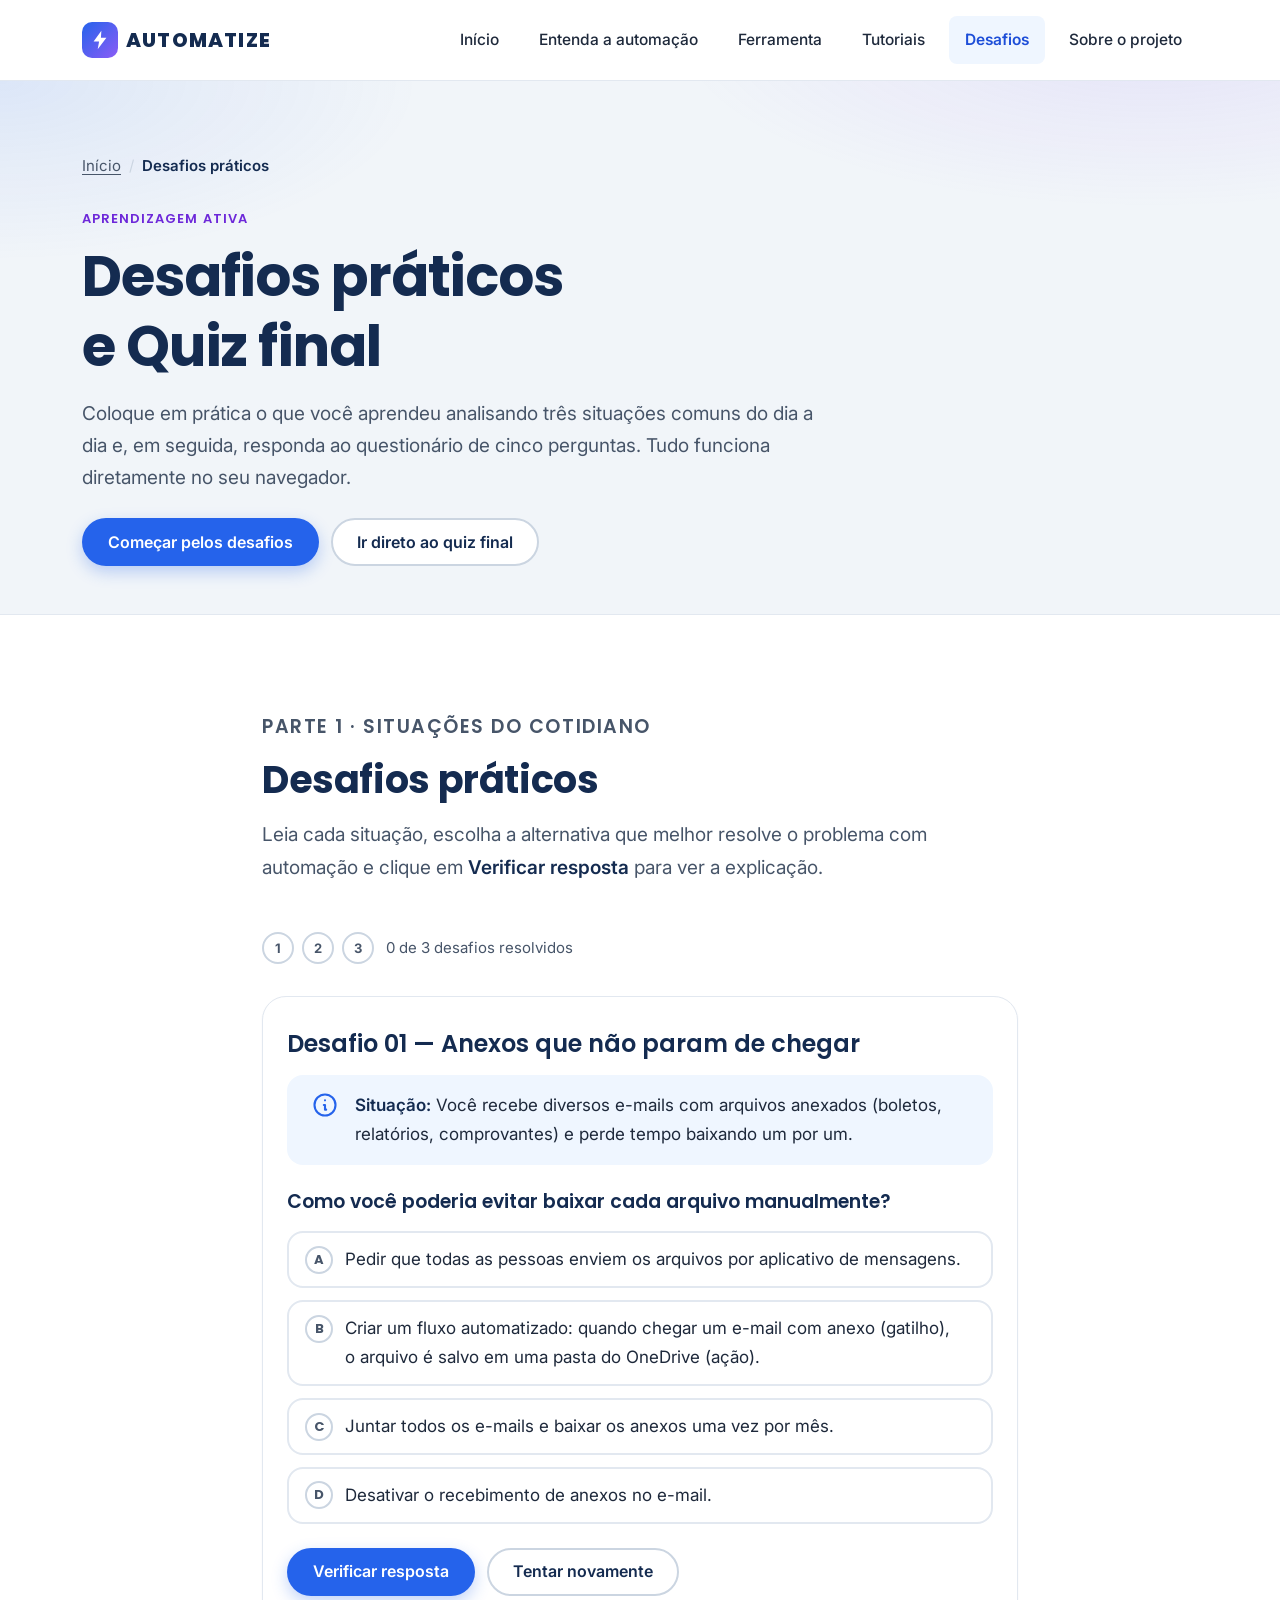
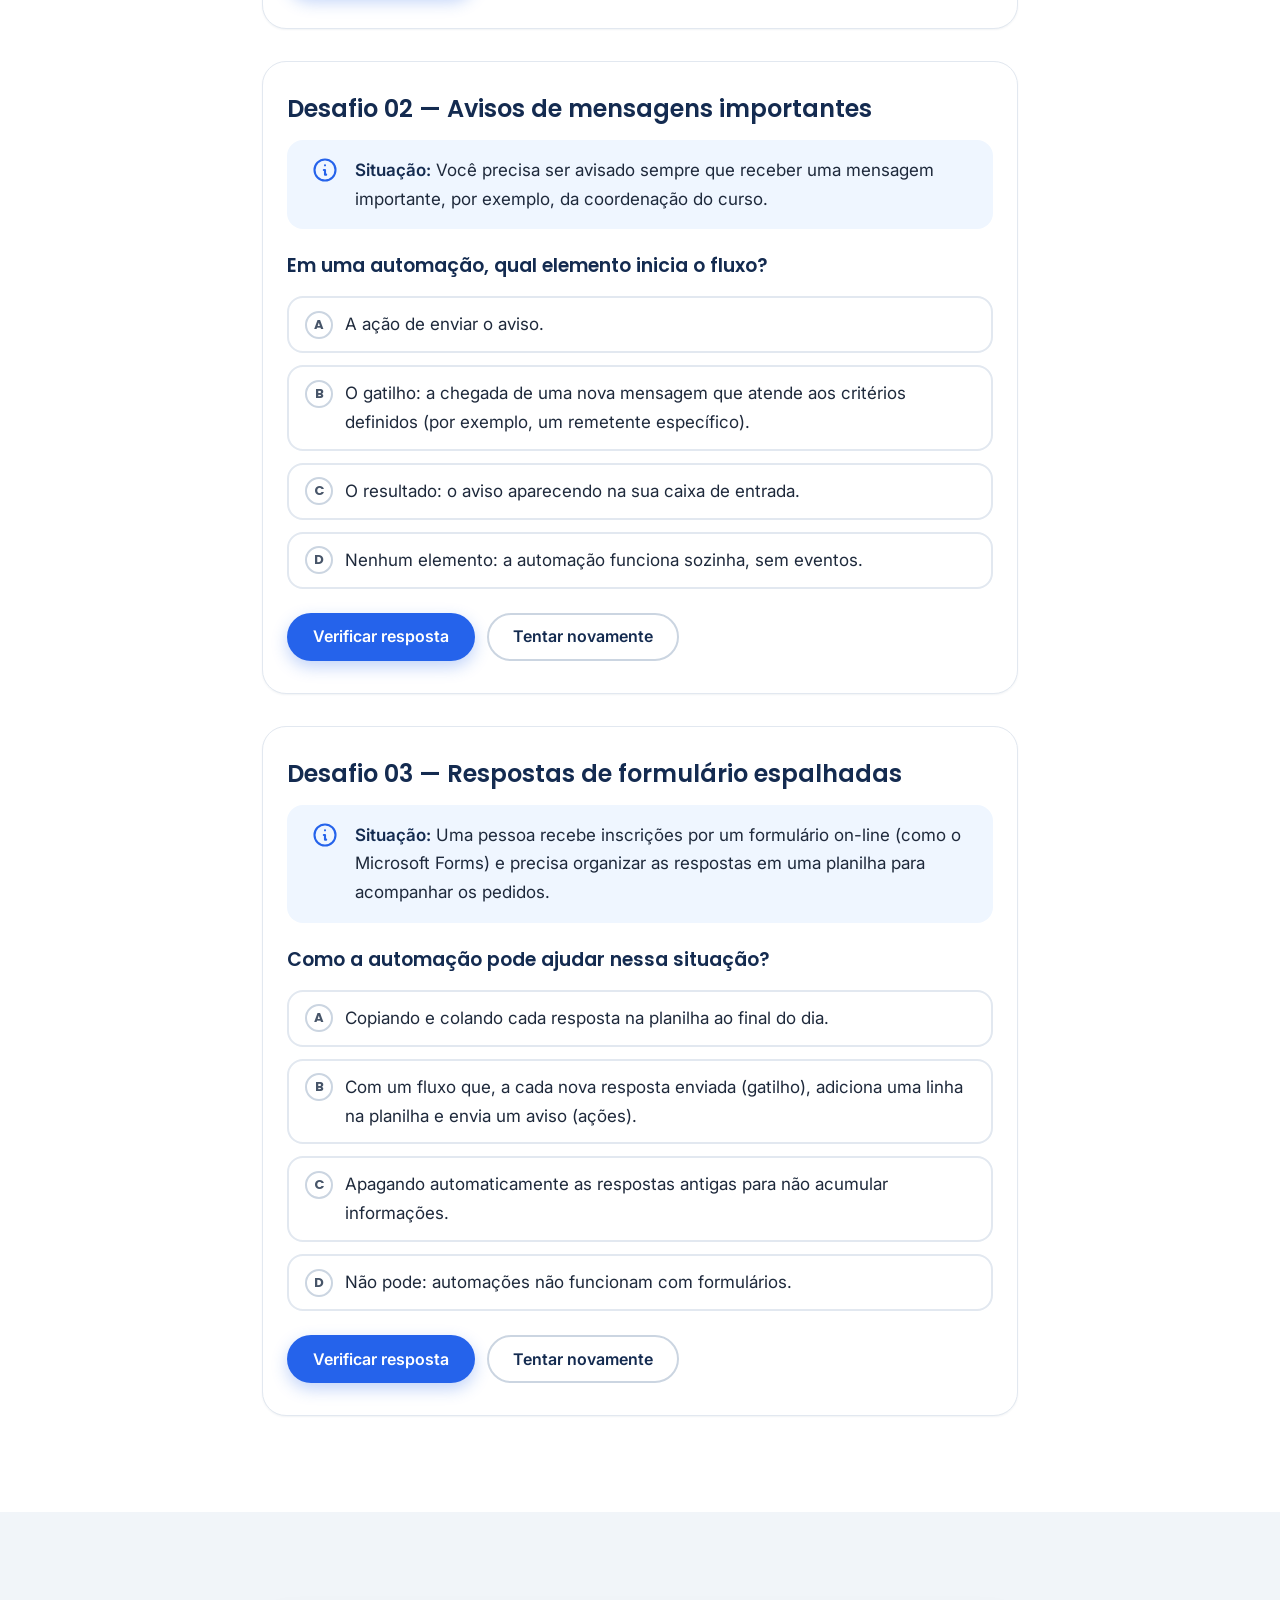
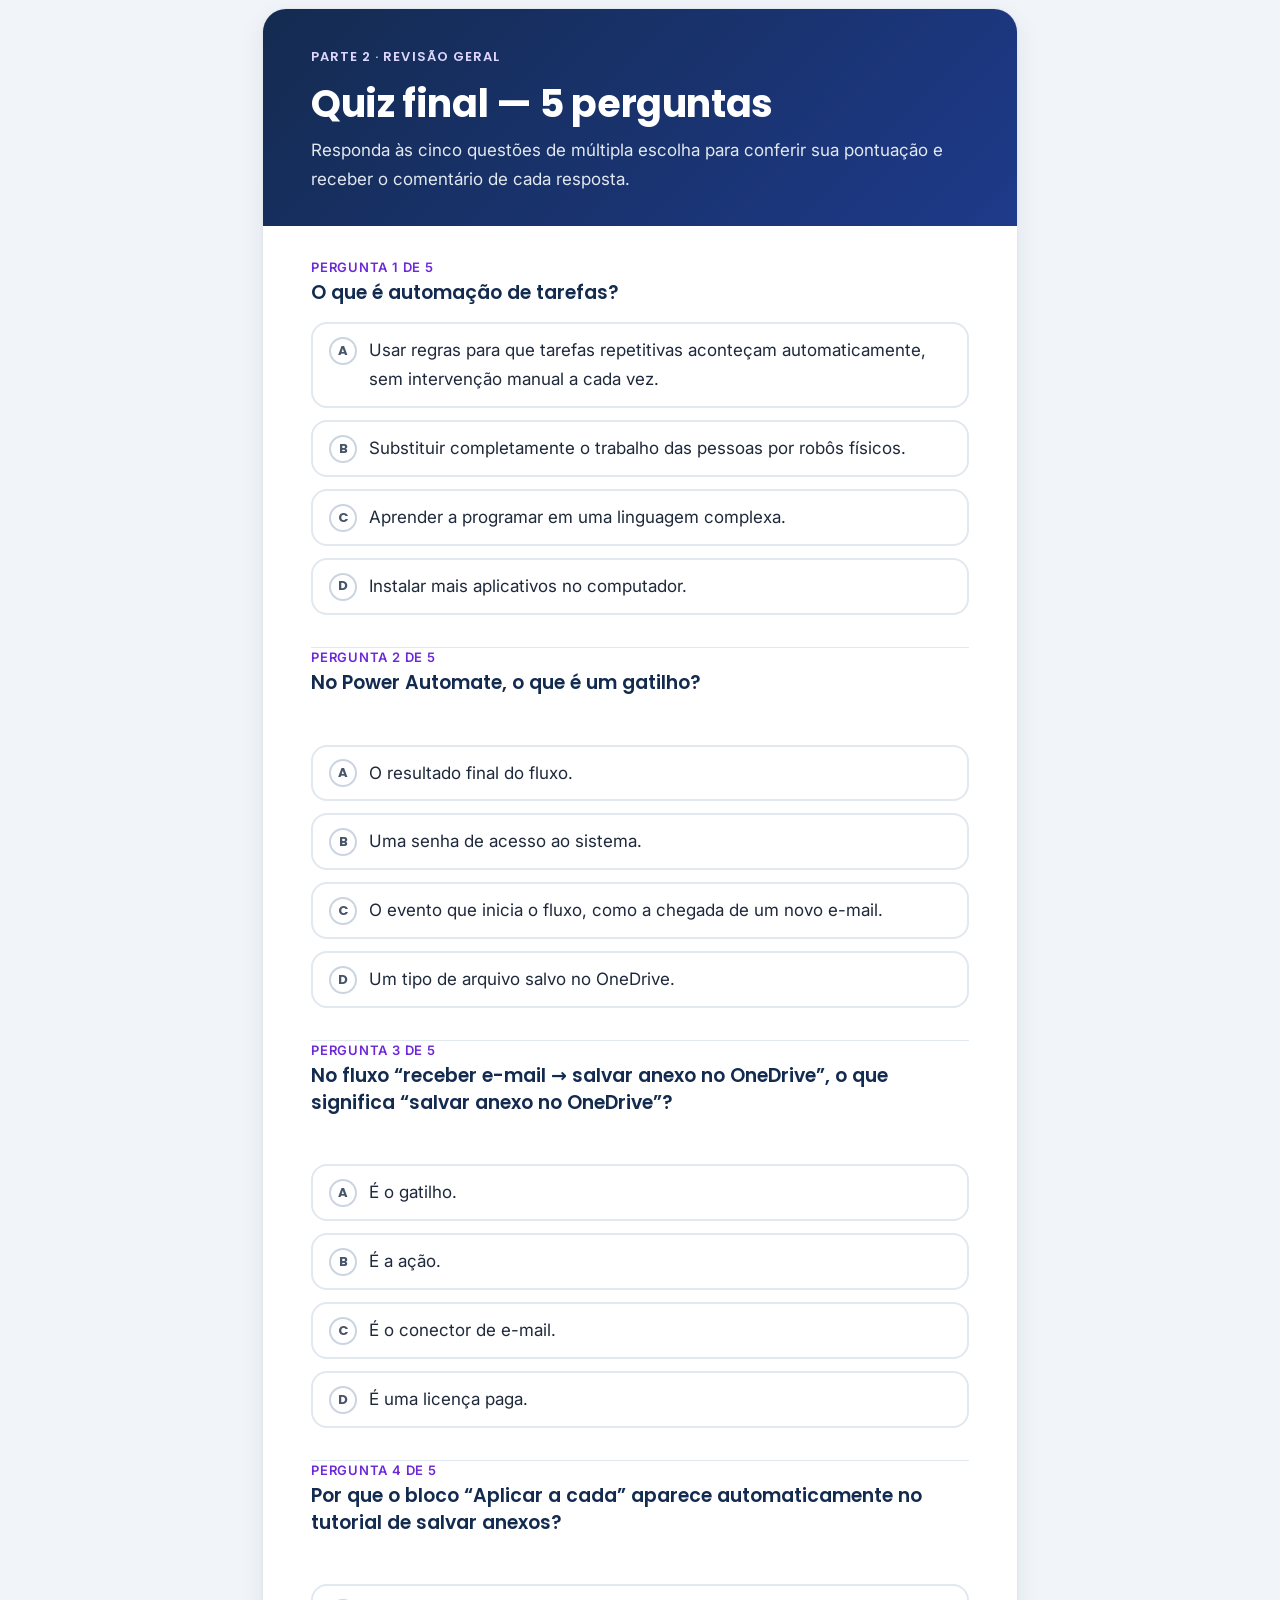
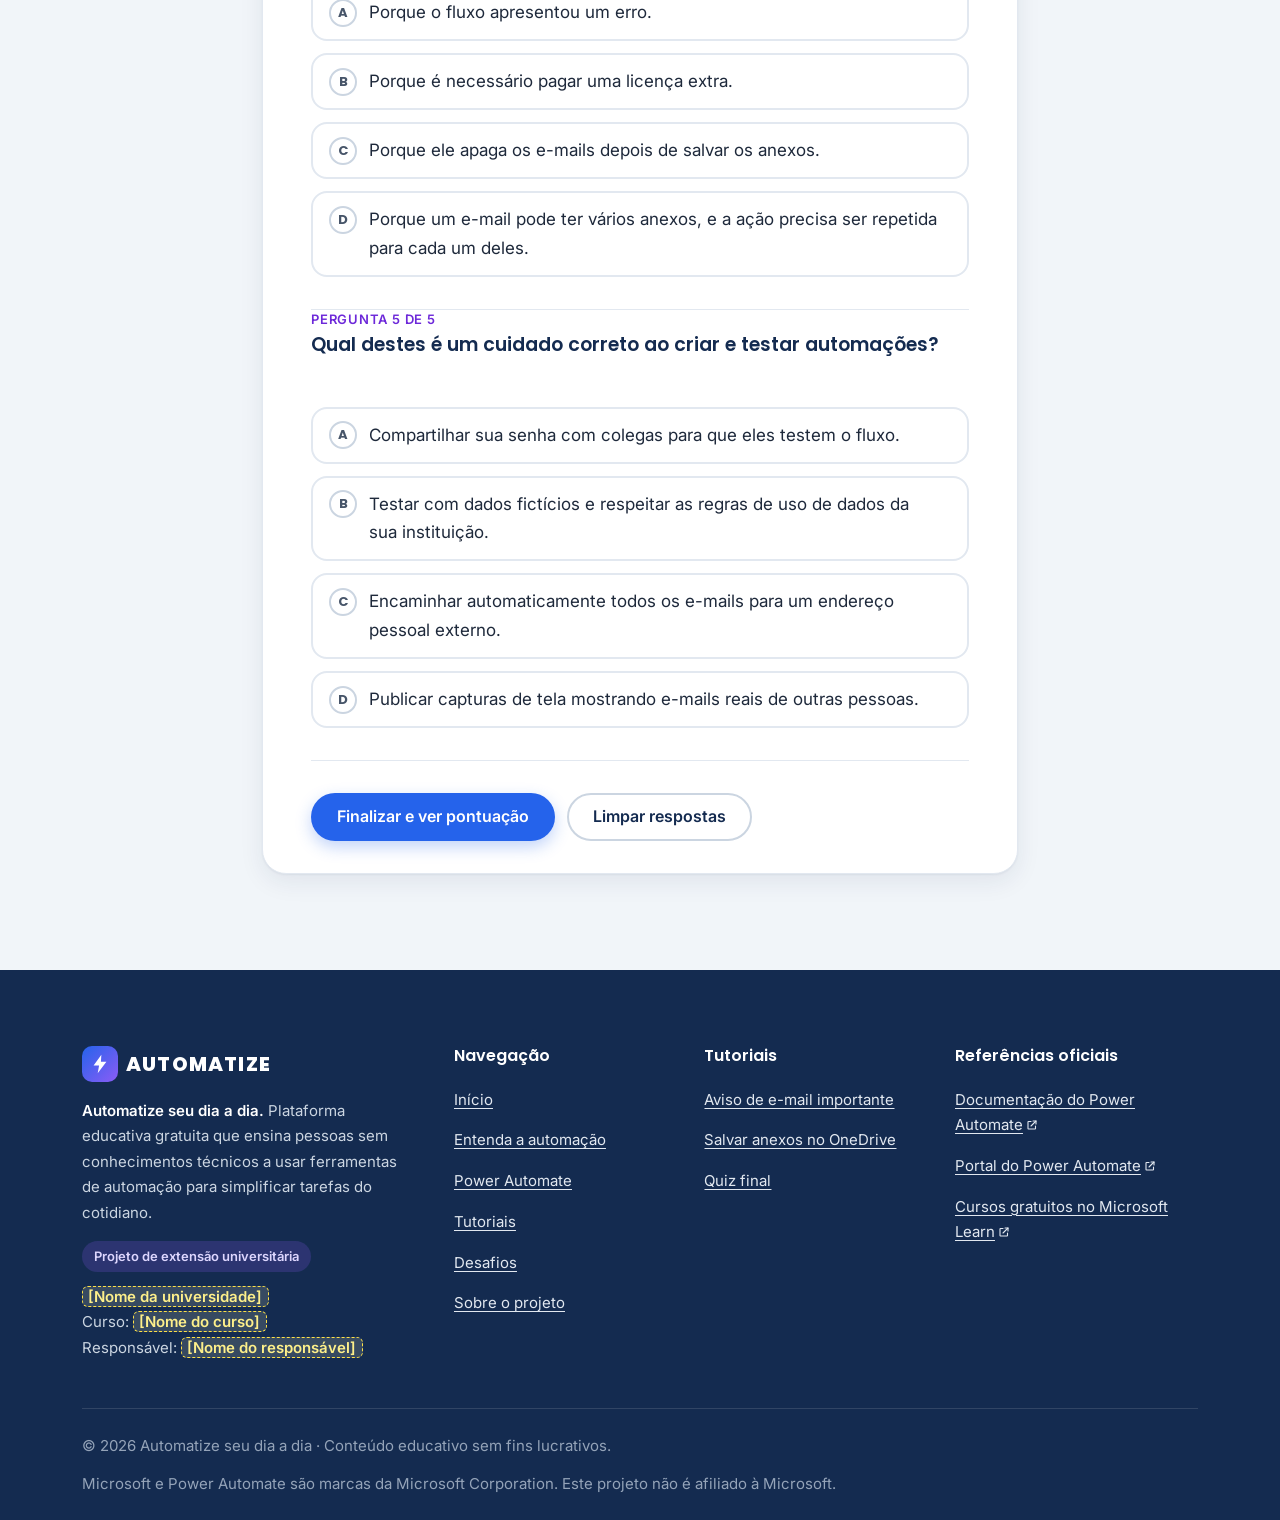
<file: automatize-se/desafios.html>
<!DOCTYPE html>
<html lang="pt-BR" class="no-js">
<head>
  <meta charset="UTF-8">
  <meta name="viewport" content="width=device-width, initial-scale=1">
  <title>Desafios práticos e Quiz — Automatize seu dia a dia</title>
  <meta name="description" content="Resolva três desafios práticos do cotidiano e responda ao quiz interativo sobre automação de tarefas e Microsoft Power Automate.">
  <meta name="theme-color" content="#142B50">
  <meta property="og:type" content="website">
  <meta property="og:locale" content="pt_BR">
  <meta property="og:site_name" content="Automatize seu dia a dia">
  <meta property="og:title" content="Desafios práticos e Quiz — Automatize seu dia a dia">
  <meta property="og:description" content="Pratique o que aprendeu com situações reais e teste seus conhecimentos no quiz final.">
  <link rel="icon" href="assets/icons/favicon.svg" type="image/svg+xml">
  <link rel="preconnect" href="https://fonts.googleapis.com">
  <link rel="preconnect" href="https://fonts.gstatic.com" crossorigin>
  <link rel="stylesheet" href="https://fonts.googleapis.com/css2?family=Inter:wght@400;500;600;700&family=Poppins:wght@600;700;800&display=swap">
  <link rel="stylesheet" href="css/style.css">
  <link rel="stylesheet" href="css/tutorials.css">
  <link rel="stylesheet" href="css/responsive.css">
  <script>document.documentElement.className = document.documentElement.className.replace('no-js', 'js');</script>
  <script src="js/navigation.js" defer></script>
  <script src="js/main.js" defer></script>
  <script src="js/quiz.js" defer></script>
</head>
<body>
  <a class="skip-link" href="#conteudo">Pular para o conteúdo</a>

  <header class="site-header">
    <div class="container site-header__inner">
      <a class="logo" href="index.html" aria-label="AUTOMATIZE — página inicial">
        <span class="logo__mark" aria-hidden="true"><svg viewBox="0 0 24 24" fill="currentColor"><path d="M13.5 2 5 13.5h6L9.5 22 19 9.5h-6z"/></svg></span>
        AUTOMATIZE
      </a>
      <button class="nav-toggle" type="button" aria-expanded="false" aria-controls="menu-principal" aria-label="Abrir menu de navegação">
        <span class="nav-toggle__icon" aria-hidden="true"><span></span><span></span><span></span></span>
        <span class="nav-toggle__text" aria-hidden="true">Menu</span>
      </button>
      <nav class="site-nav" id="menu-principal" aria-label="Principal">
        <ul>
          <li><a href="index.html">Início</a></li>
          <li><a href="automacao.html">Entenda a automação</a></li>
          <li><a href="power-automate.html">Ferramenta</a></li>
          <li><a href="power-automate.html#tutoriais">Tutoriais</a></li>
          <li><a href="desafios.html" aria-current="page">Desafios</a></li>
          <li><a href="sobre.html">Sobre o projeto</a></li>
        </ul>
      </nav>
    </div>
  </header>

  <main id="conteudo" tabindex="-1">
    <section class="page-hero">
      <div class="container">
        <nav class="breadcrumb" aria-label="Você está aqui">
          <ol>
            <li><a href="index.html">Início</a></li>
            <li><span aria-current="page">Desafios práticos</span></li>
          </ol>
        </nav>
        <p class="eyebrow">Aprendizagem ativa</p>
        <h1>Desafios práticos e Quiz final</h1>
        <p class="lead">Coloque em prática o que você aprendeu analisando três situações comuns do dia a dia e, em seguida, responda ao questionário de cinco perguntas. Tudo funciona diretamente no seu navegador.</p>
        <div class="btn-group" style="margin-top:var(--space-5)">
          <a class="btn btn--primary" href="#desafios">Começar pelos desafios</a>
          <a class="btn btn--secondary" href="#quiz">Ir direto ao quiz final</a>
        </div>
      </div>
    </section>

    <noscript>
      <div class="container" style="margin-top:var(--space-6)">
        <div class="callout callout--warning">
          <div>
            <p class="callout__title">JavaScript desativado</p>
            <p>Para responder aos desafios interativos e ao quiz final, ative o JavaScript no seu navegador.</p>
          </div>
        </div>
      </div>
    </noscript>

    <!-- ============ DESAFIOS PRÁTICOS ============ -->
    <section class="section" id="desafios" aria-labelledby="desafios-titulo">
      <div class="container container--narrow">
        <header class="section-header section-header--left">
          <p class="eyebrow">Parte 1 · Situações do cotidiano</p>
          <h2 id="desafios-titulo">Desafios práticos</h2>
          <p>Leia cada situação, escolha a alternativa que melhor resolve o problema com automação e clique em <strong>Verificar resposta</strong> para ver a explicação.</p>
        </header>

        <div class="challenge-progress" id="desafios-progresso" aria-label="Progresso nos desafios">
          <ol></ol>
          <span id="desafios-resumo" aria-live="polite">0 de 3 desafios resolvidos</span>
        </div>

        <div id="desafios-lista"></div>
      </div>
    </section>

    <!-- ============ QUIZ FINAL ============ -->
    <section class="section section--gray" id="quiz" aria-labelledby="quiz-titulo">
      <div class="container container--narrow">
        <div class="quiz">
          <header class="quiz__header">
            <p class="eyebrow" style="color:#DDD6FE">Parte 2 · Revisão geral</p>
            <h2 id="quiz-titulo">Quiz final — 5 perguntas</h2>
            <p>Responda às cinco questões de múltipla escolha para conferir sua pontuação e receber o comentário de cada resposta.</p>
          </header>

          <div class="quiz__body">
            <form id="quiz-form" novalidate>
              <div data-quiz-questions></div>
              <div class="quiz__error feedback" role="alert" aria-live="assertive"></div>
              <div class="quiz__actions">
                <button type="submit" class="btn btn--primary">Finalizar e ver pontuação</button>
                <button type="button" class="btn btn--secondary" data-quiz-restart>Limpar respostas</button>
              </div>
            </form>

            <section class="quiz-result" id="quiz-resultado" aria-labelledby="quiz-resultado-titulo" hidden>
              <p class="eyebrow">Seu resultado</p>
              <p class="quiz-result__score" data-score>0<span> / 5</span></p>
              <div class="quiz-result__meter" aria-hidden="true">
                <div class="quiz-result__meter-fill"></div>
              </div>
              <h3 class="quiz-result__title" id="quiz-resultado-titulo">Resultado</h3>
              <p data-message></p>
              <div class="btn-group">
                <button type="button" class="btn btn--primary" data-quiz-restart>Refazer o teste</button>
                <a class="btn btn--secondary" href="power-automate.html#tutoriais">Rever os tutoriais</a>
              </div>
            </section>
          </div>
        </div>
      </div>
    </section>
  </main>

  <footer class="site-footer">
    <div class="container">
      <div class="site-footer__grid">
        <div>
          <a class="logo" href="index.html" aria-label="AUTOMATIZE — página inicial">
            <span class="logo__mark" aria-hidden="true"><svg viewBox="0 0 24 24" fill="currentColor"><path d="M13.5 2 5 13.5h6L9.5 22 19 9.5h-6z"/></svg></span>
            AUTOMATIZE
          </a>
          <p style="margin-top:var(--space-3)"><strong style="color:#fff">Automatize seu dia a dia.</strong> Plataforma educativa gratuita que ensina pessoas sem conhecimentos técnicos a usar ferramentas de automação para simplificar tarefas do cotidiano.</p>
          <p class="extension-tag">Projeto de extensão universitária</p>
          <p>
            <span class="editable" data-editable="universidade">[Nome da universidade]</span><br>
            Curso: <span class="editable" data-editable="curso">[Nome do curso]</span><br>
            Responsável: <span class="editable" data-editable="responsavel">[Nome do responsável]</span>
          </p>
        </div>
        <nav aria-label="Rodapé — páginas">
          <p class="site-footer__title">Navegação</p>
          <ul>
            <li><a href="index.html">Início</a></li>
            <li><a href="automacao.html">Entenda a automação</a></li>
            <li><a href="power-automate.html">Power Automate</a></li>
            <li><a href="power-automate.html#tutoriais">Tutoriais</a></li>
            <li><a href="desafios.html">Desafios</a></li>
            <li><a href="sobre.html">Sobre o projeto</a></li>
          </ul>
        </nav>
        <nav aria-label="Rodapé — tutoriais">
          <p class="site-footer__title">Tutoriais</p>
          <ul>
            <li><a href="power-automate.html#tutorial-01">Aviso de e-mail importante</a></li>
            <li><a href="power-automate.html#tutorial-02">Salvar anexos no OneDrive</a></li>
            <li><a href="desafios.html#quiz">Quiz final</a></li>
          </ul>
        </nav>
        <div>
          <p class="site-footer__title">Referências oficiais</p>
          <ul>
            <li><a href="https://learn.microsoft.com/pt-br/power-automate/">Documentação do Power Automate</a></li>
            <li><a href="https://make.powerautomate.com/">Portal do Power Automate</a></li>
            <li><a href="https://learn.microsoft.com/pt-br/training/powerplatform/power-automate">Cursos gratuitos no Microsoft Learn</a></li>
          </ul>
        </div>
      </div>
      <div class="site-footer__bottom">
        <p>© <span data-current-year>2026</span> Automatize seu dia a dia · Conteúdo educativo sem fins lucrativos.</p>
        <p>Microsoft e Power Automate são marcas da Microsoft Corporation. Este projeto não é afiliado à Microsoft.</p>
      </div>
    </div>
  </footer>

  <button class="back-to-top" type="button" aria-label="Voltar ao topo da página">
    <svg aria-hidden="true" focusable="false" viewBox="0 0 24 24" fill="none" stroke="currentColor" stroke-width="2" stroke-linecap="round" stroke-linejoin="round"><path d="M12 19V5M5 12l7-7 7 7"/></svg>
  </button>
</body>
</html>
</file>
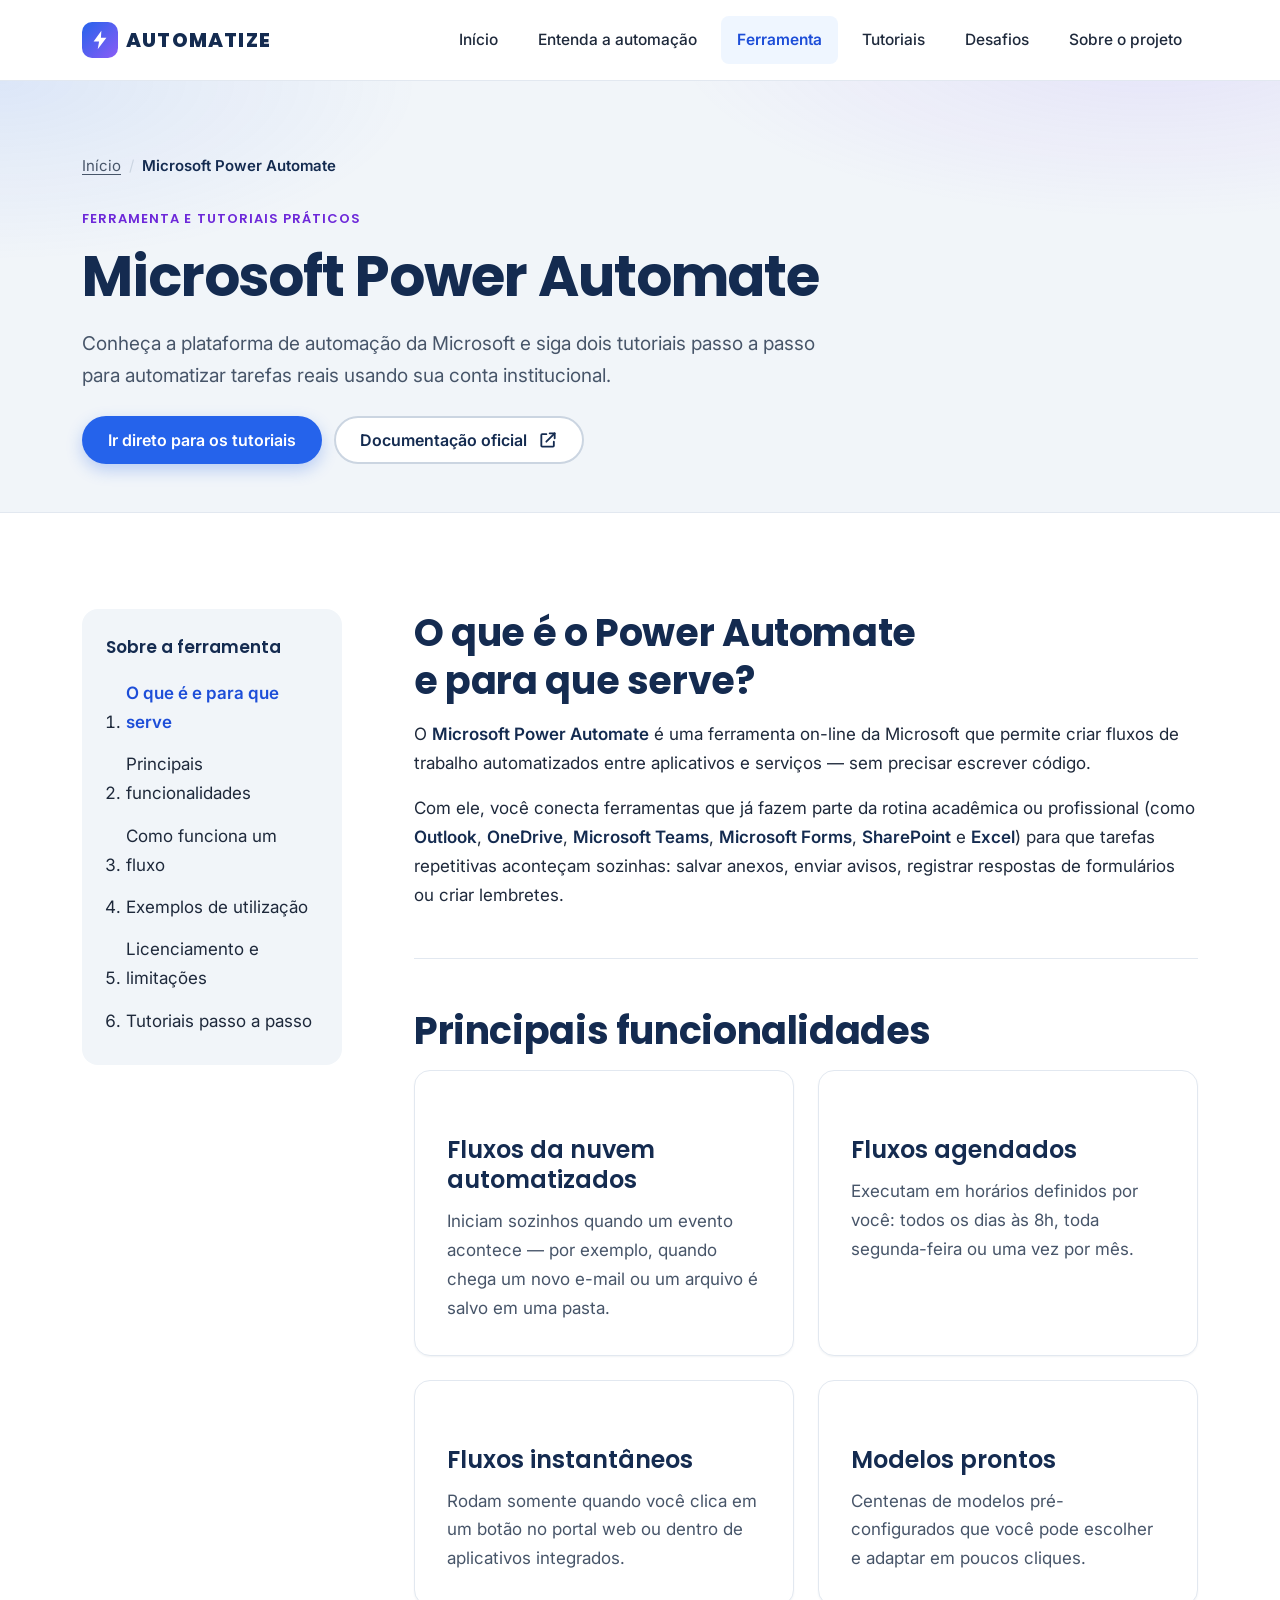
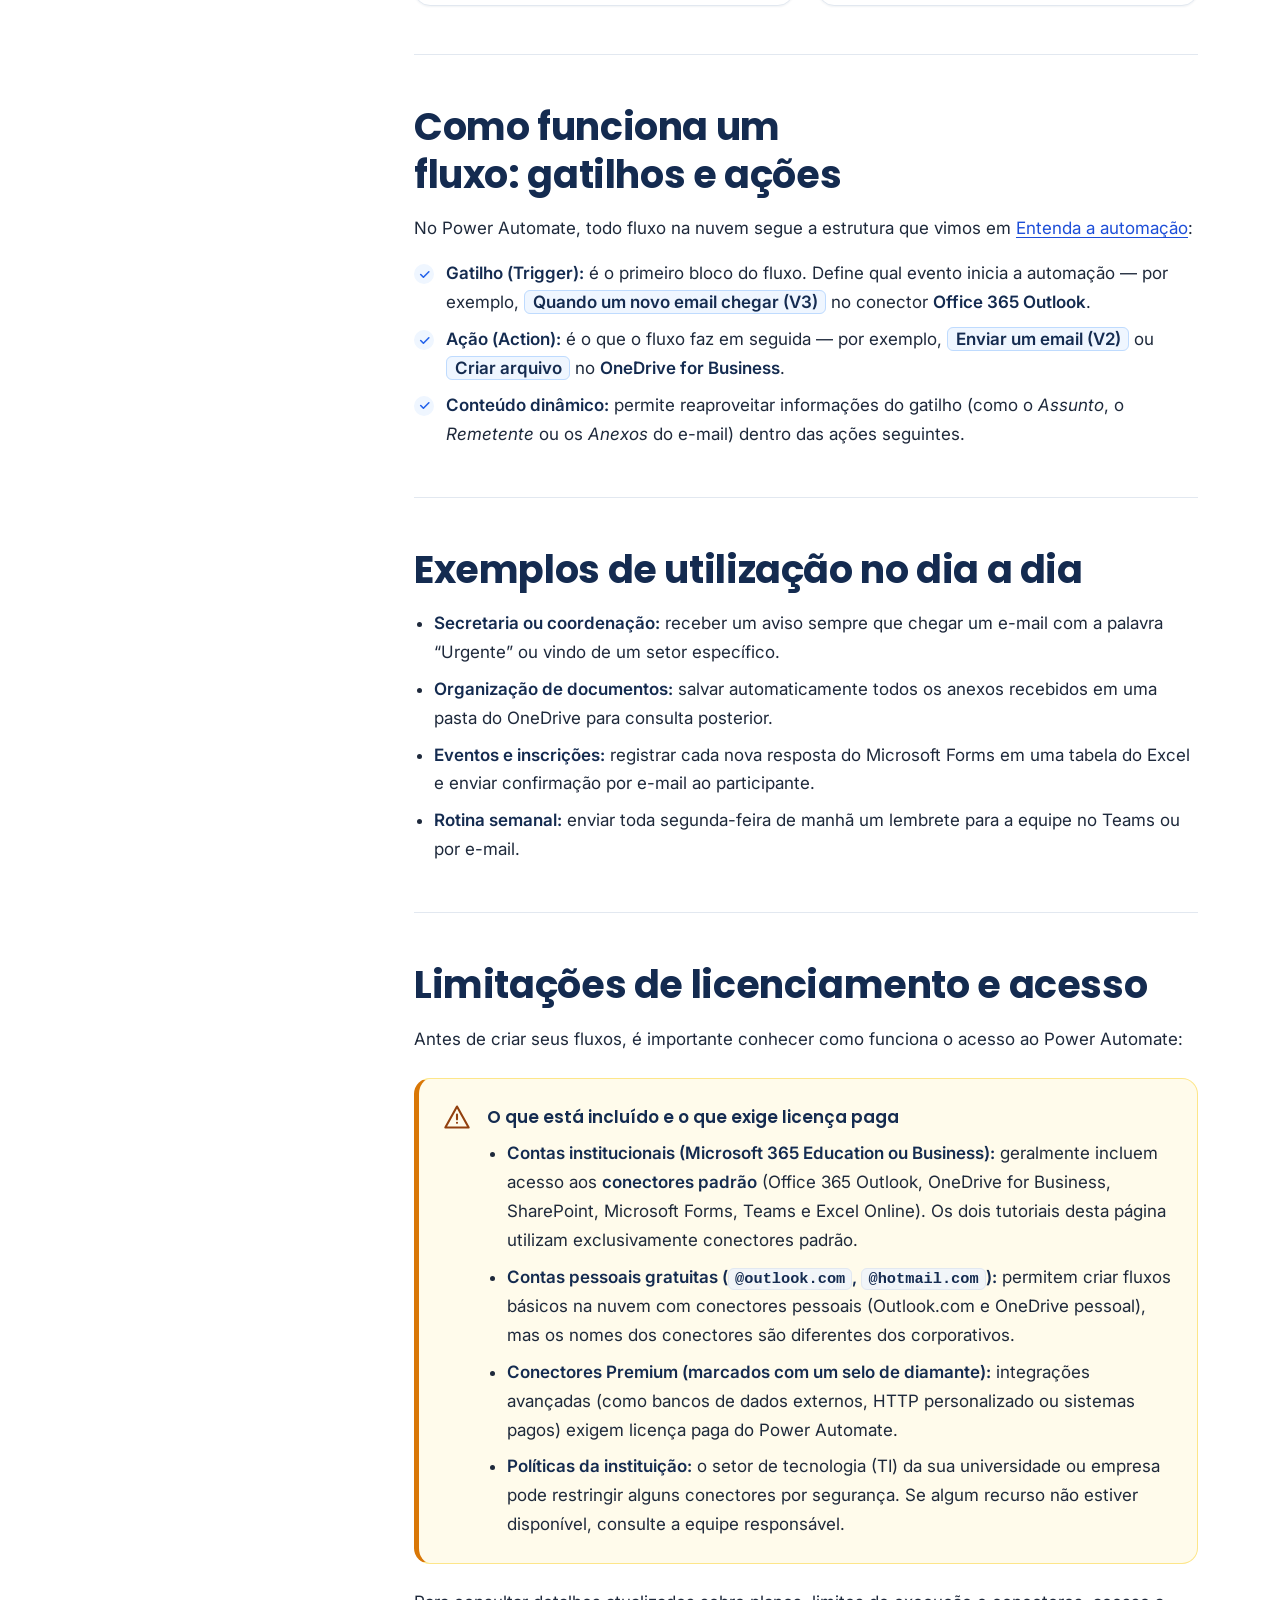
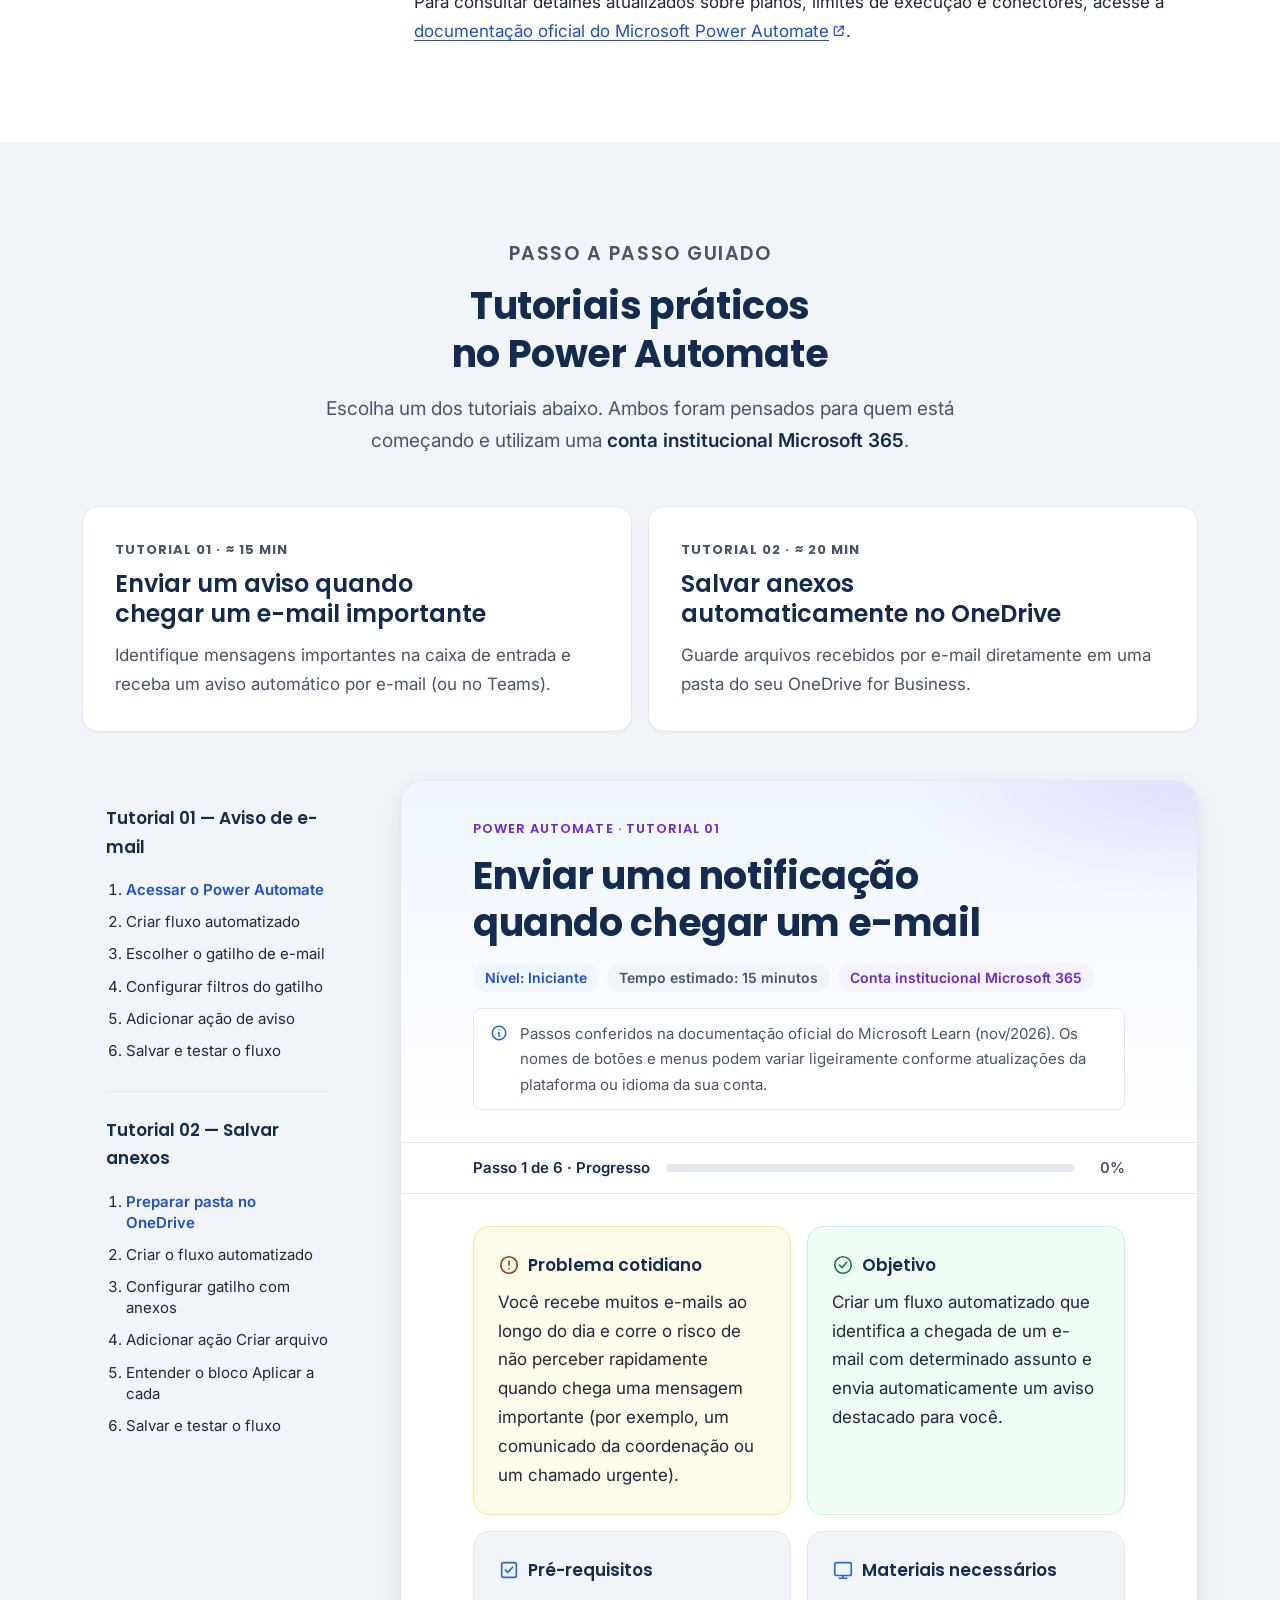
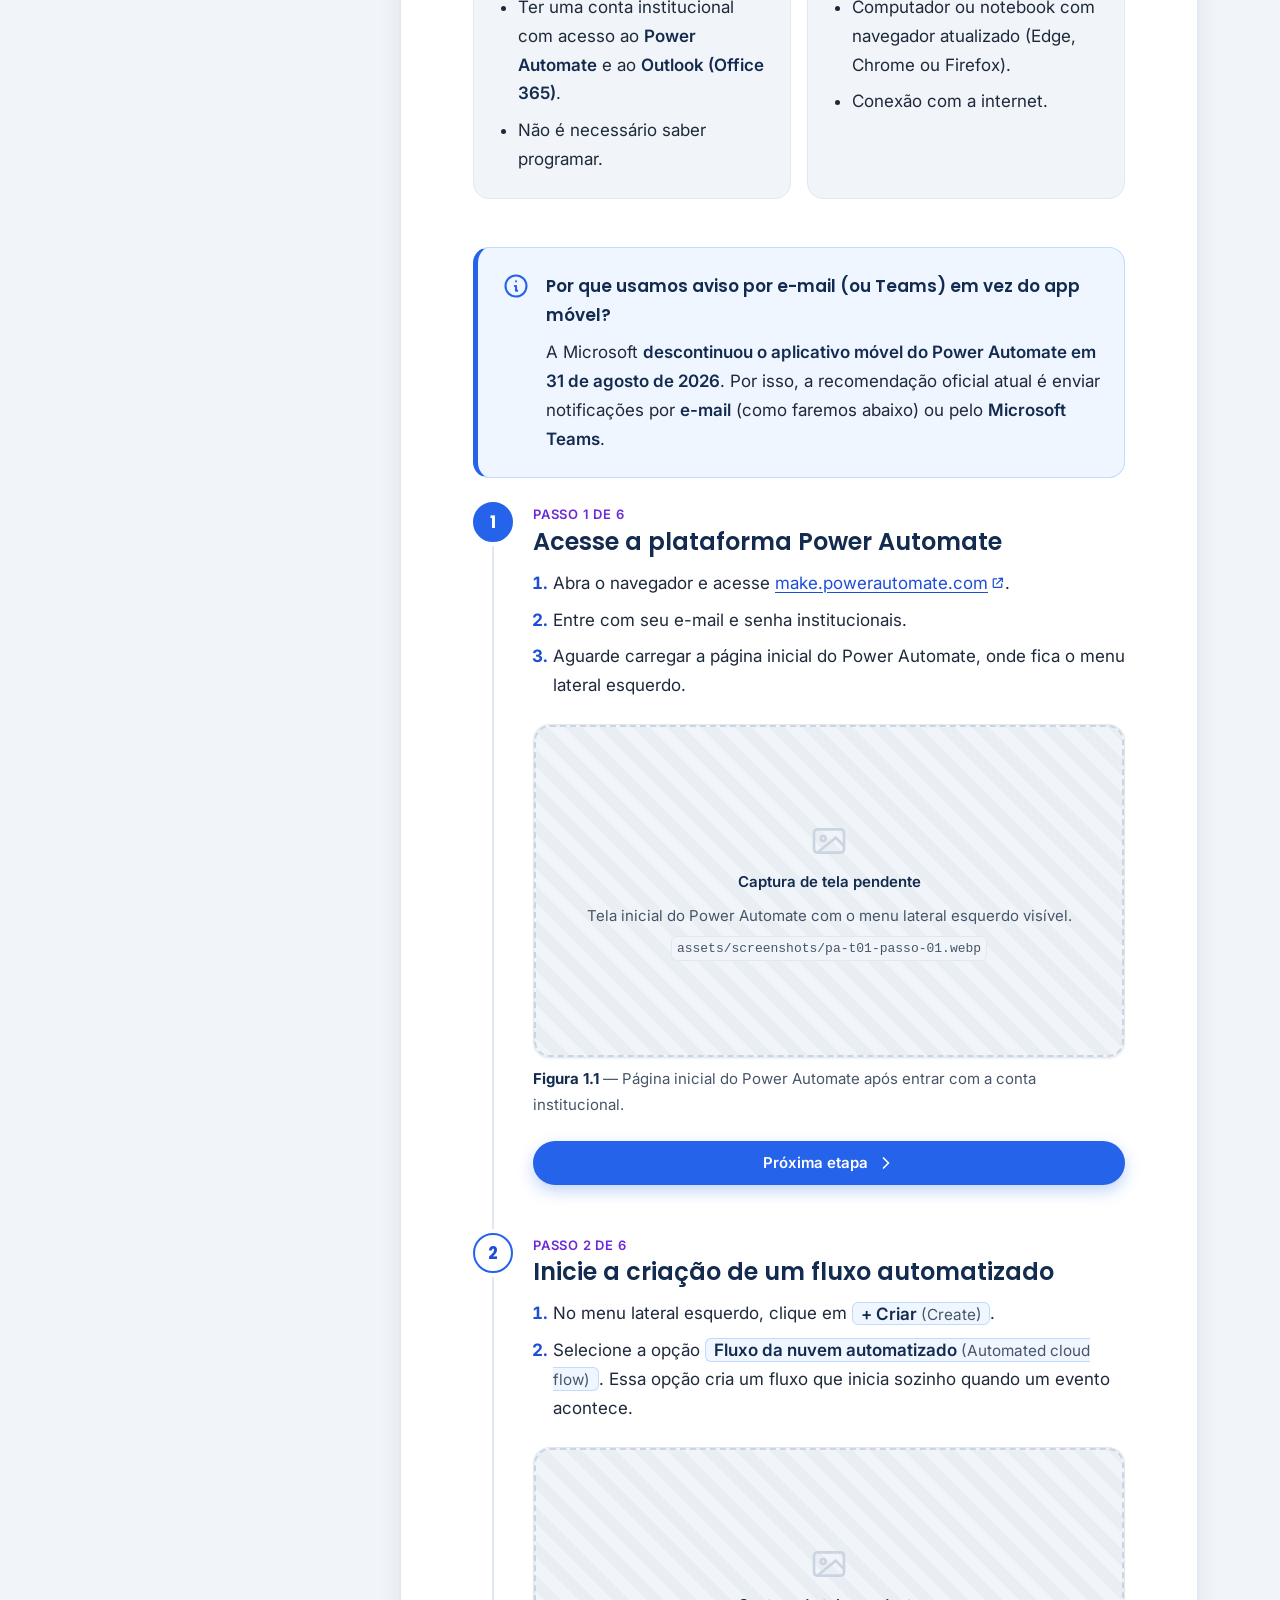
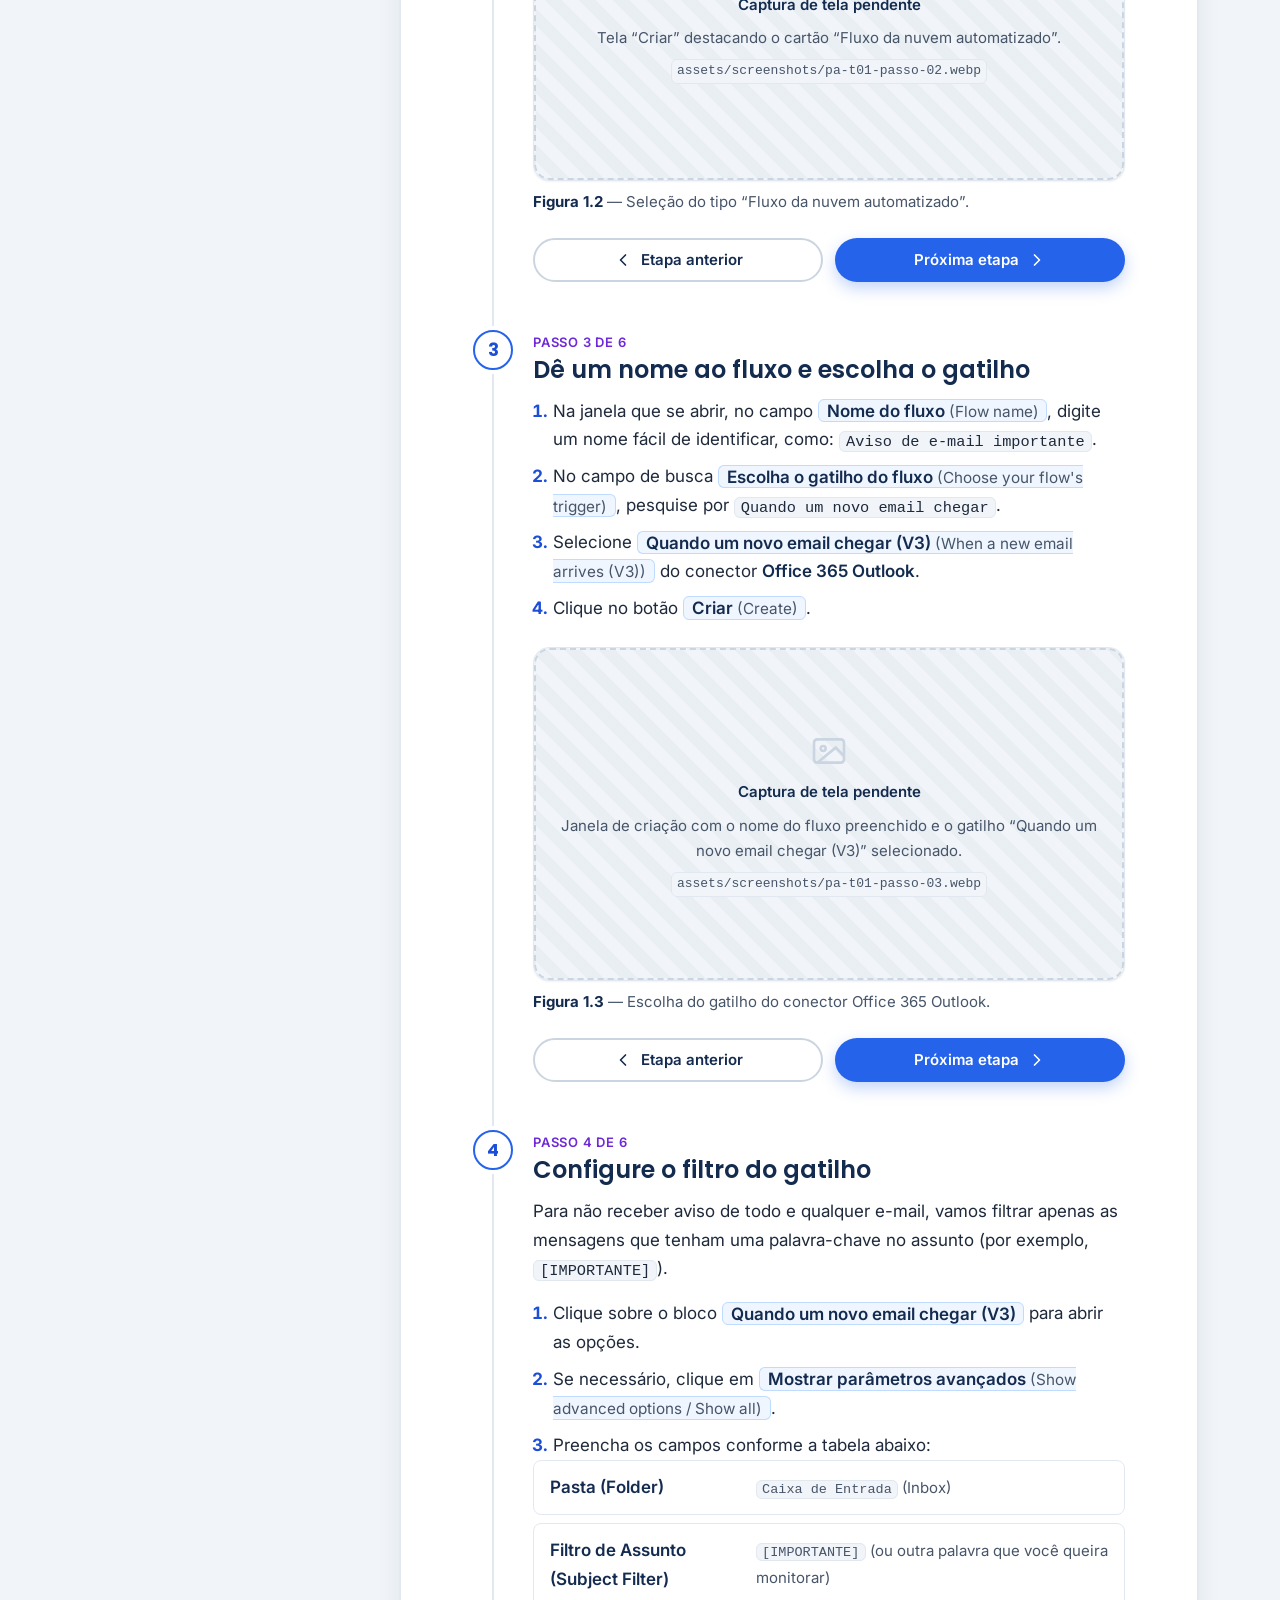
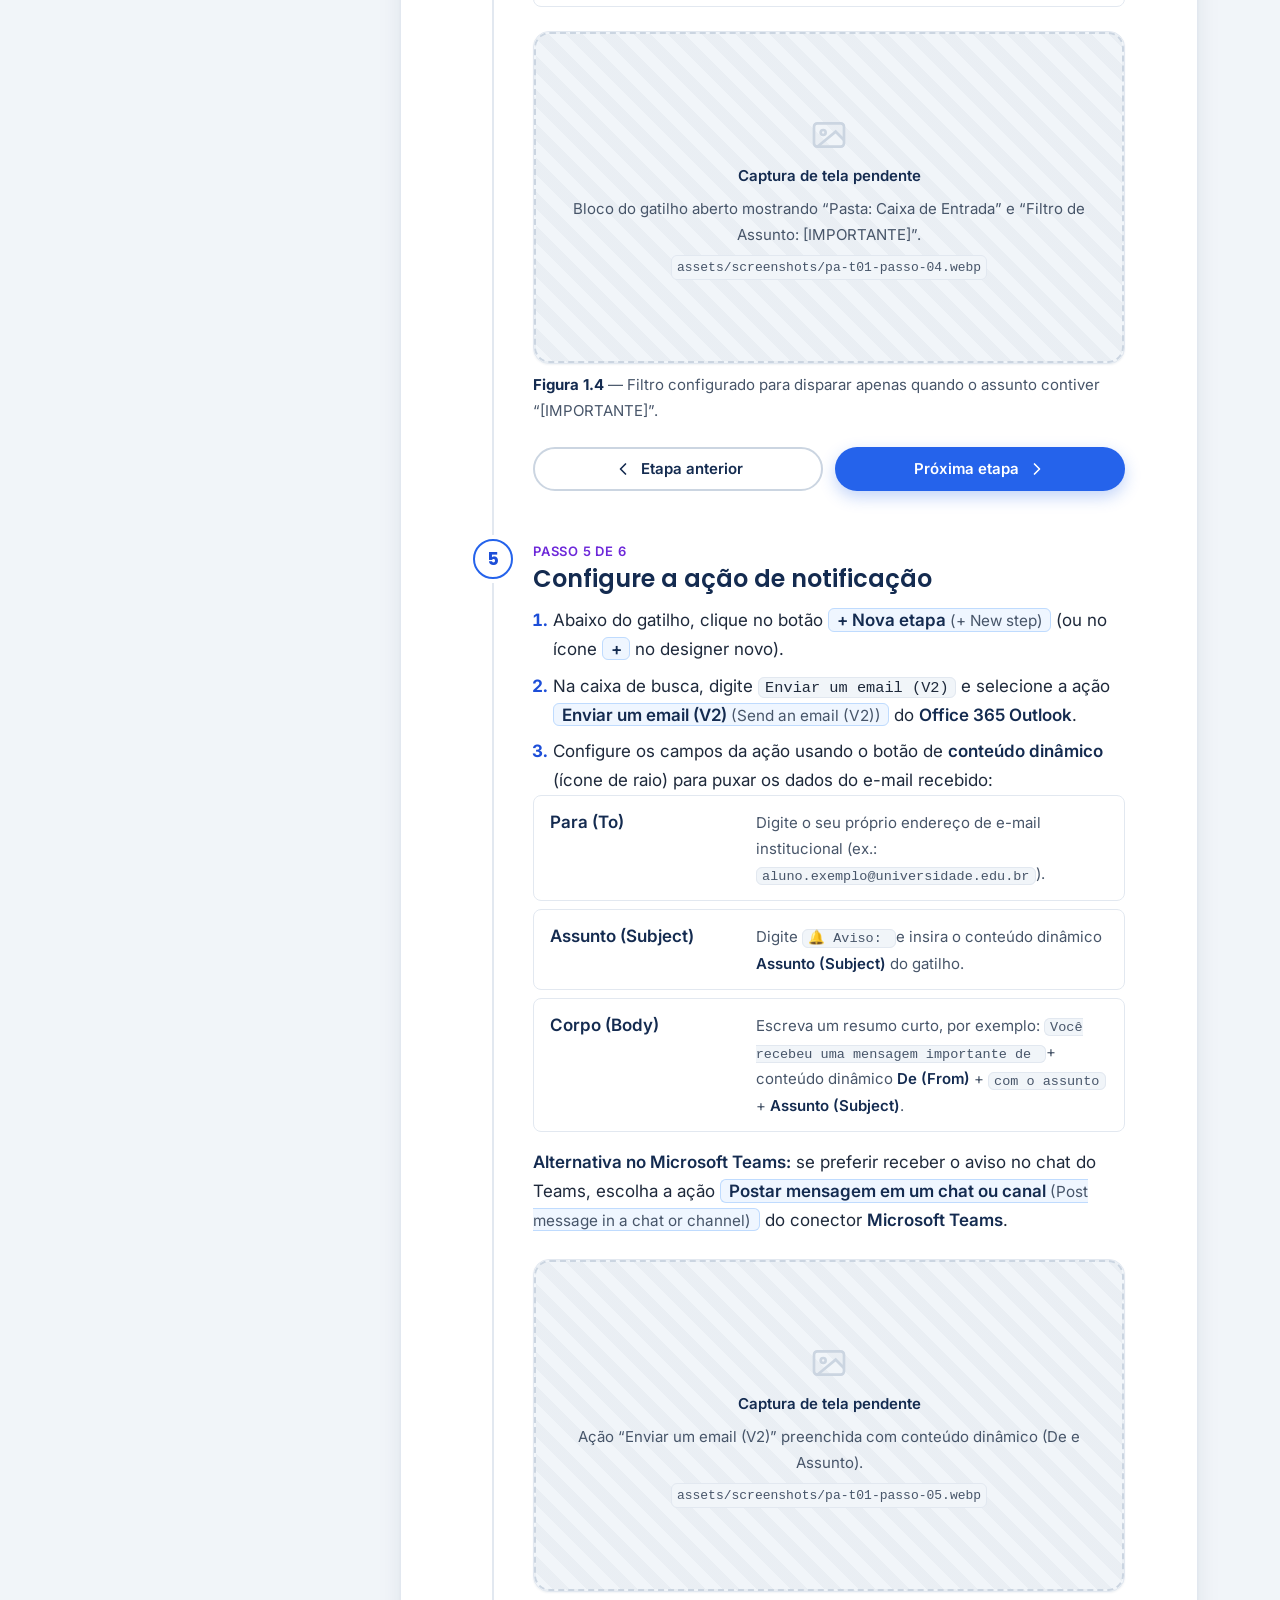
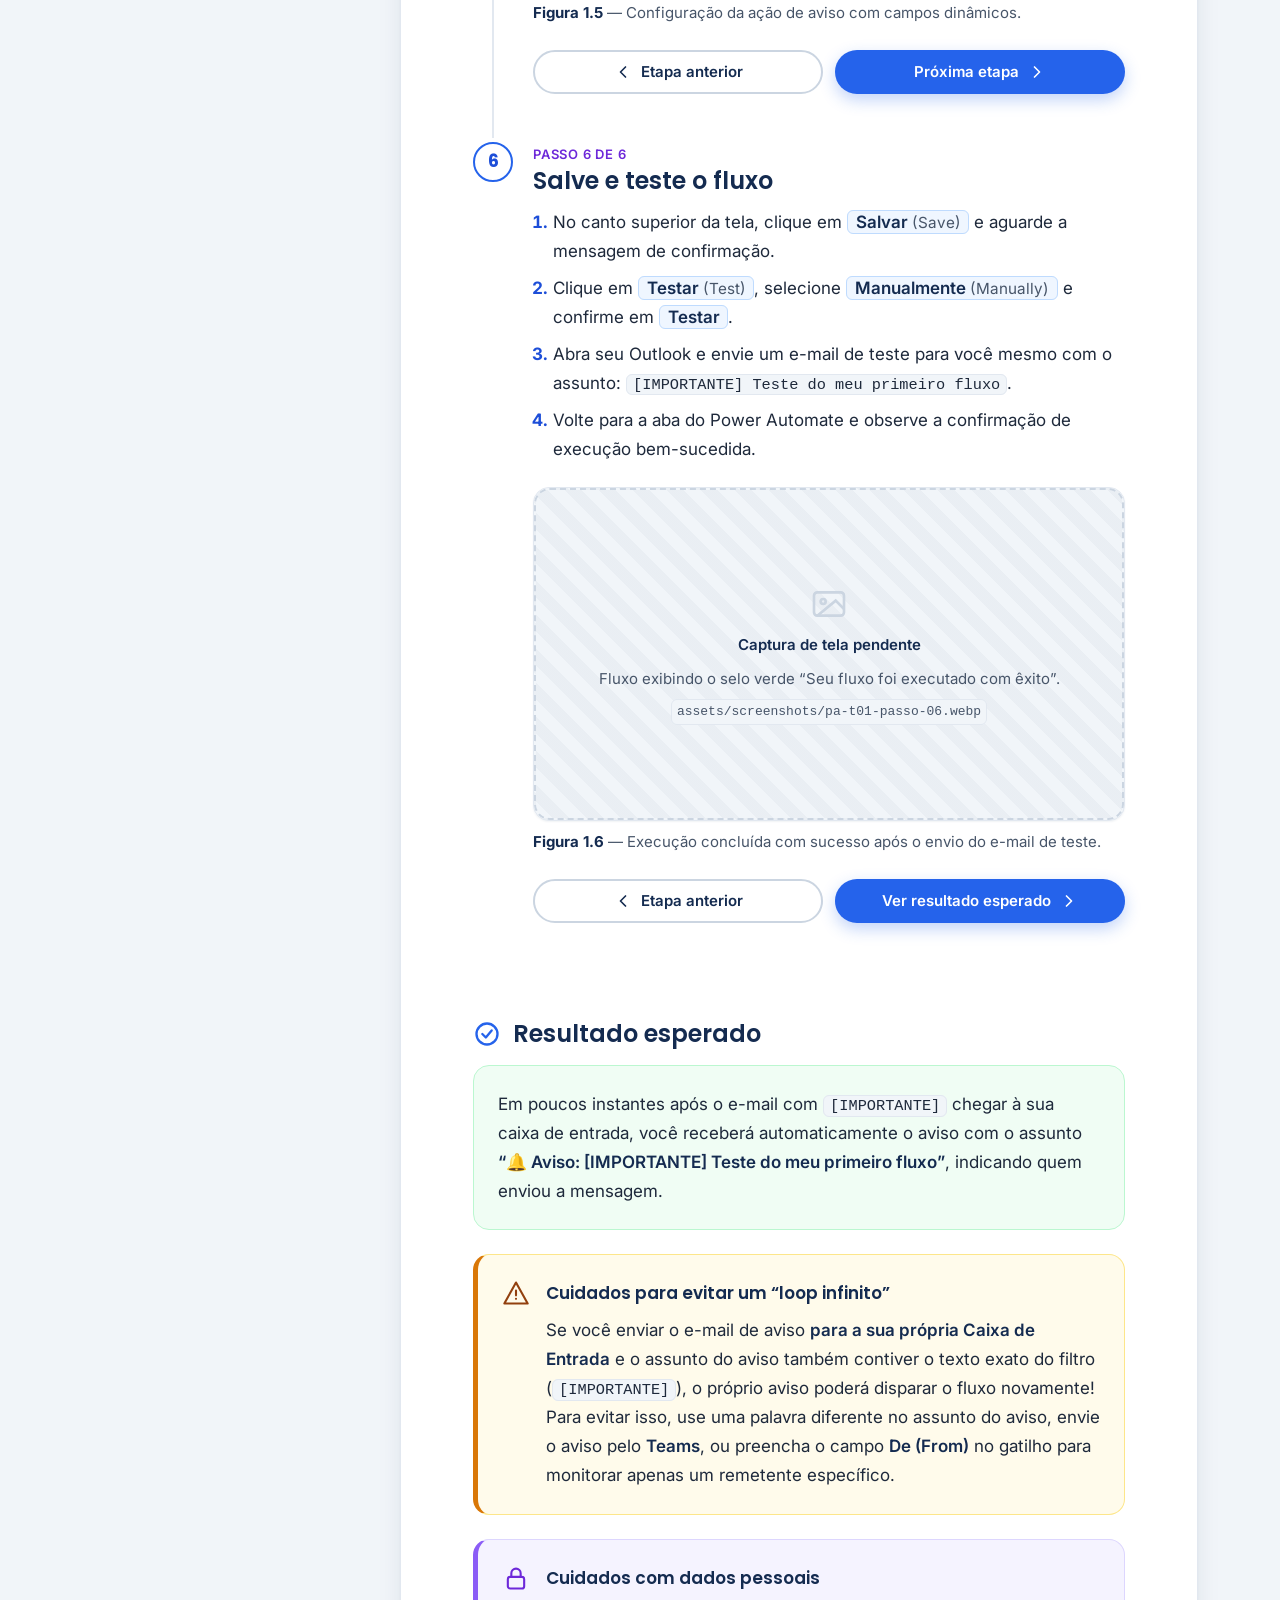
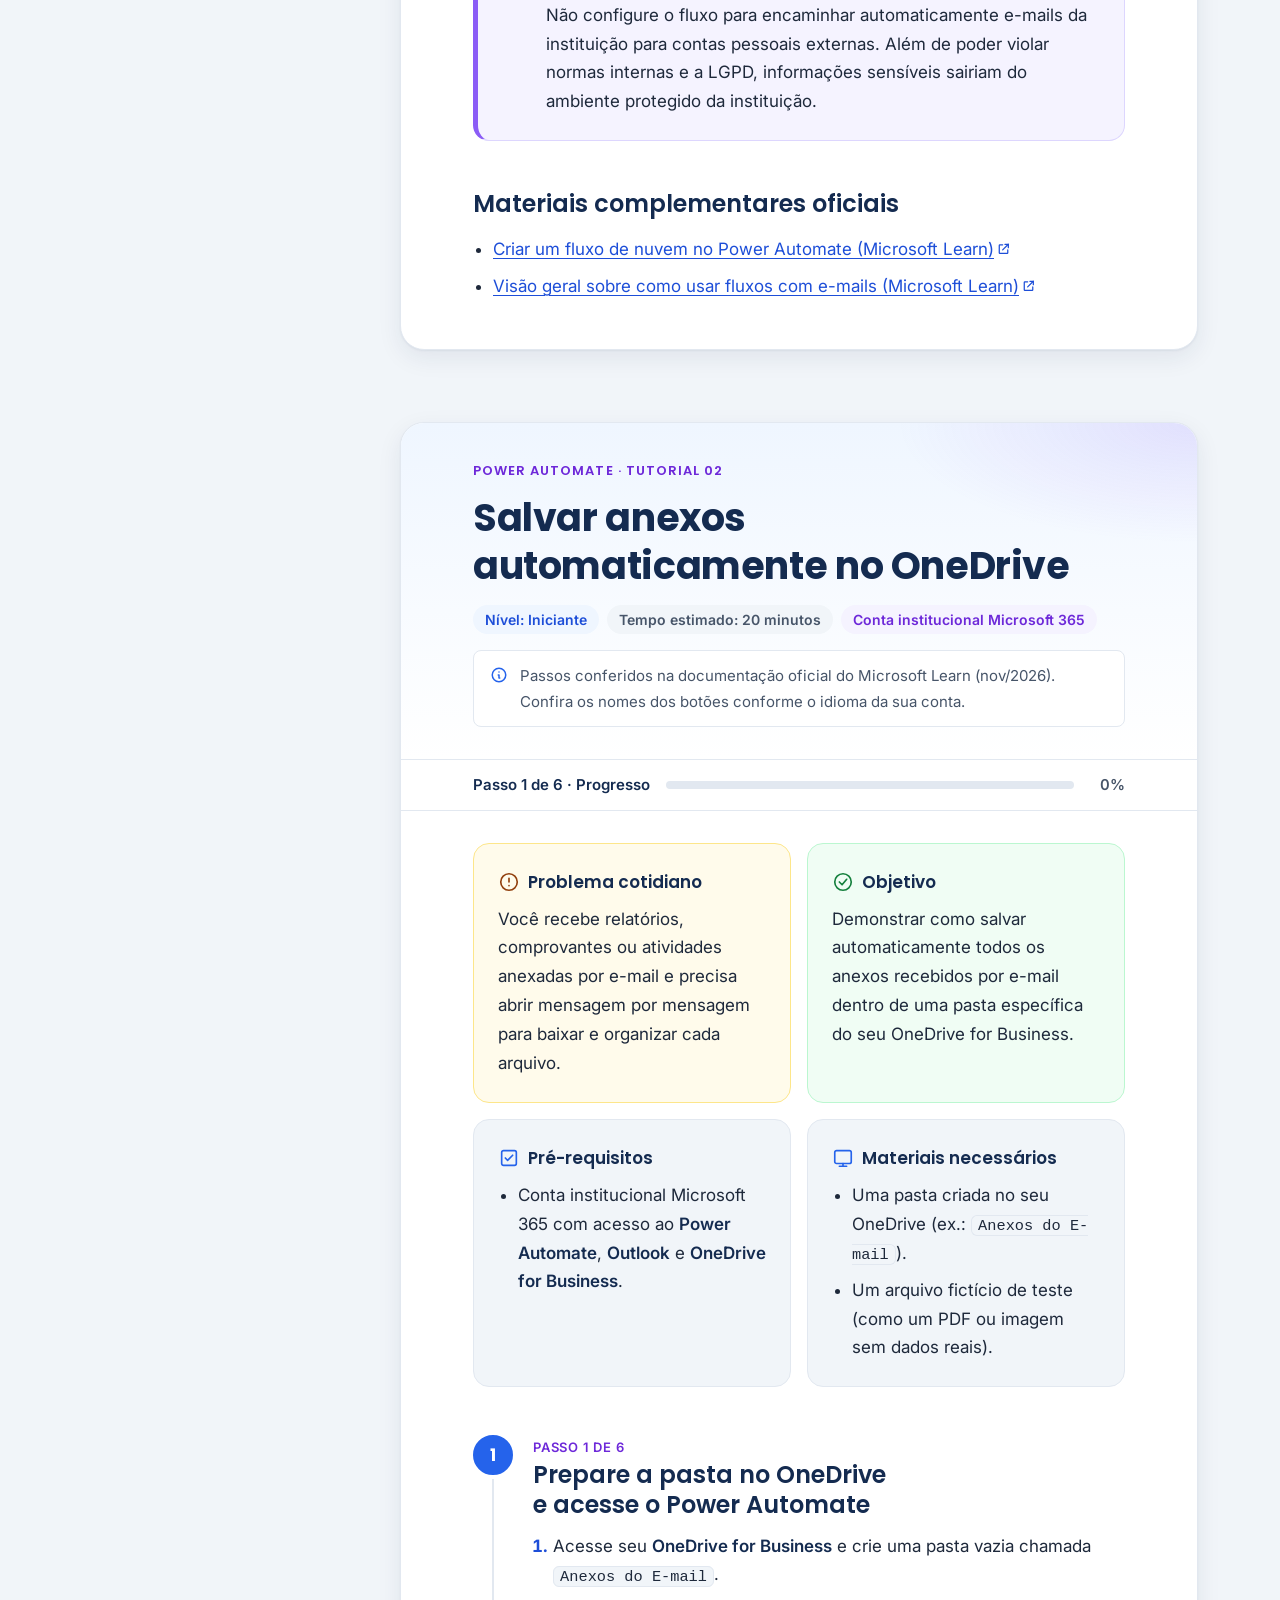
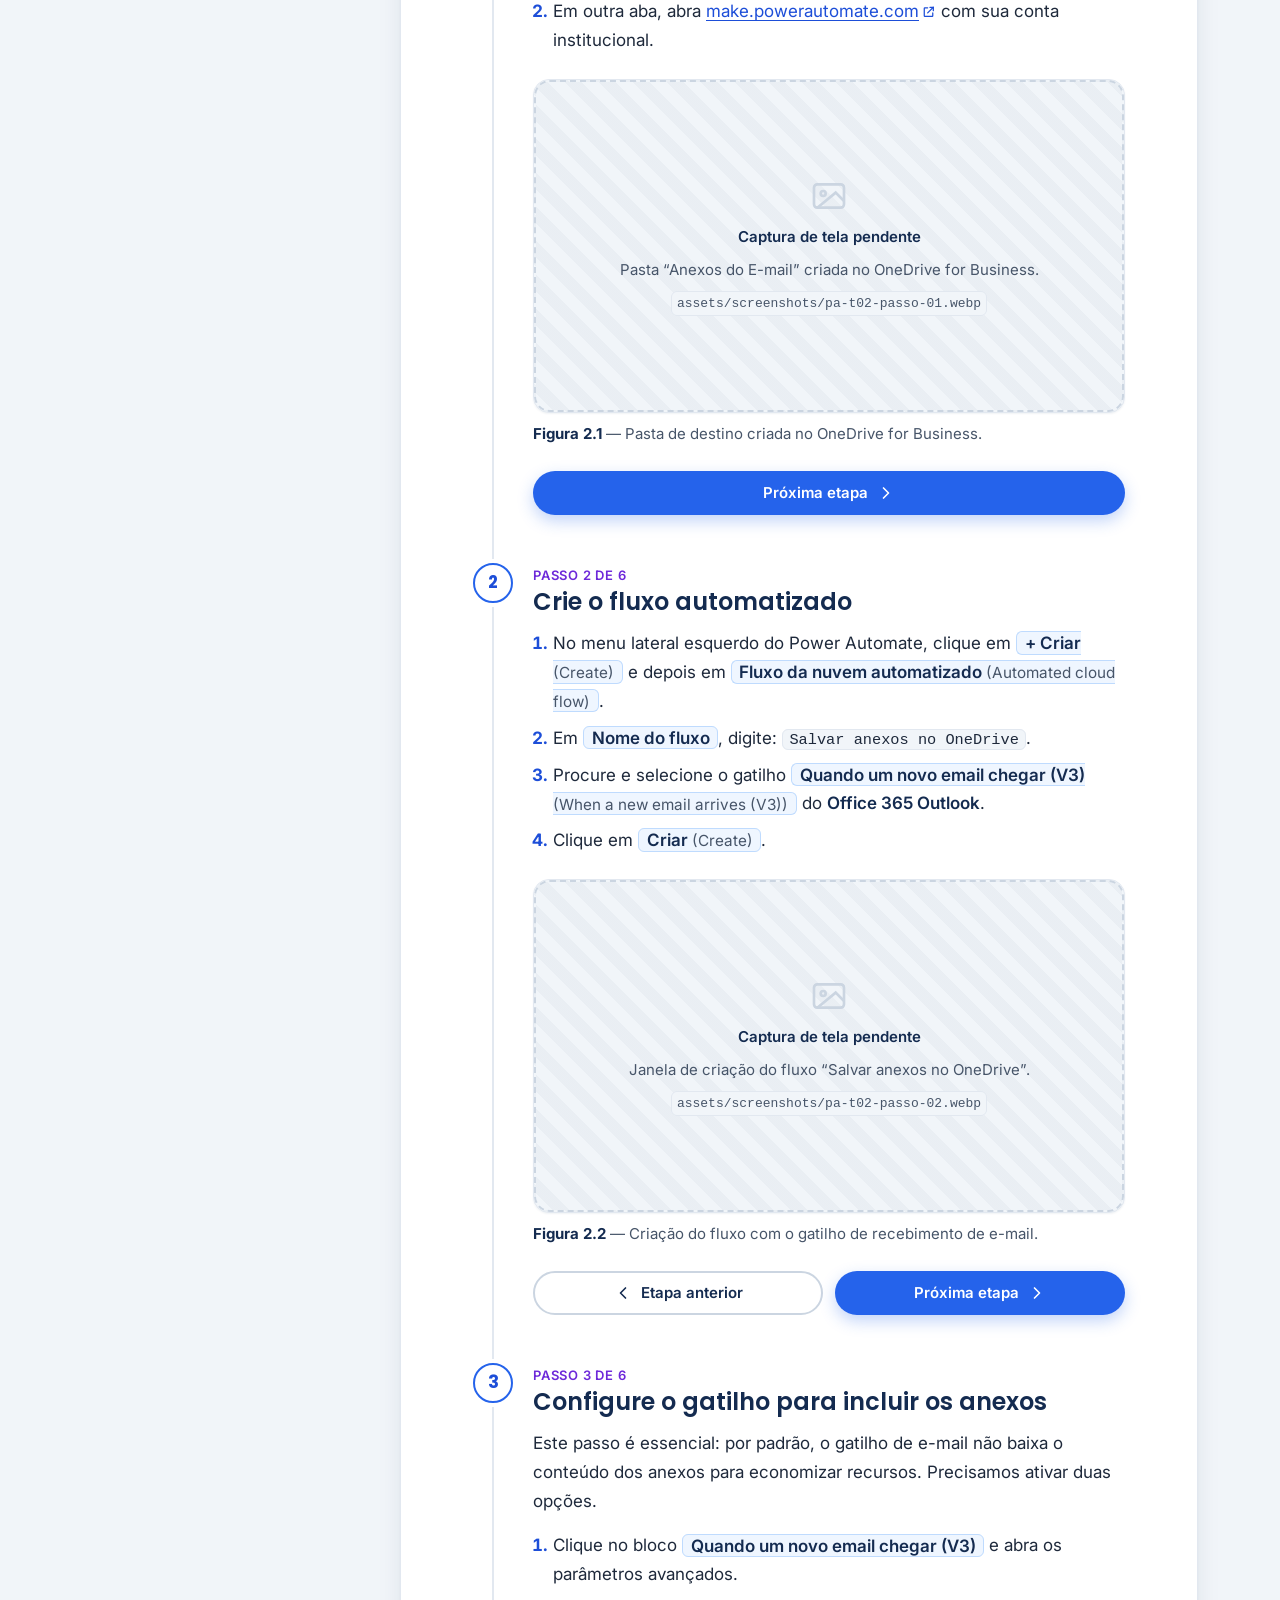
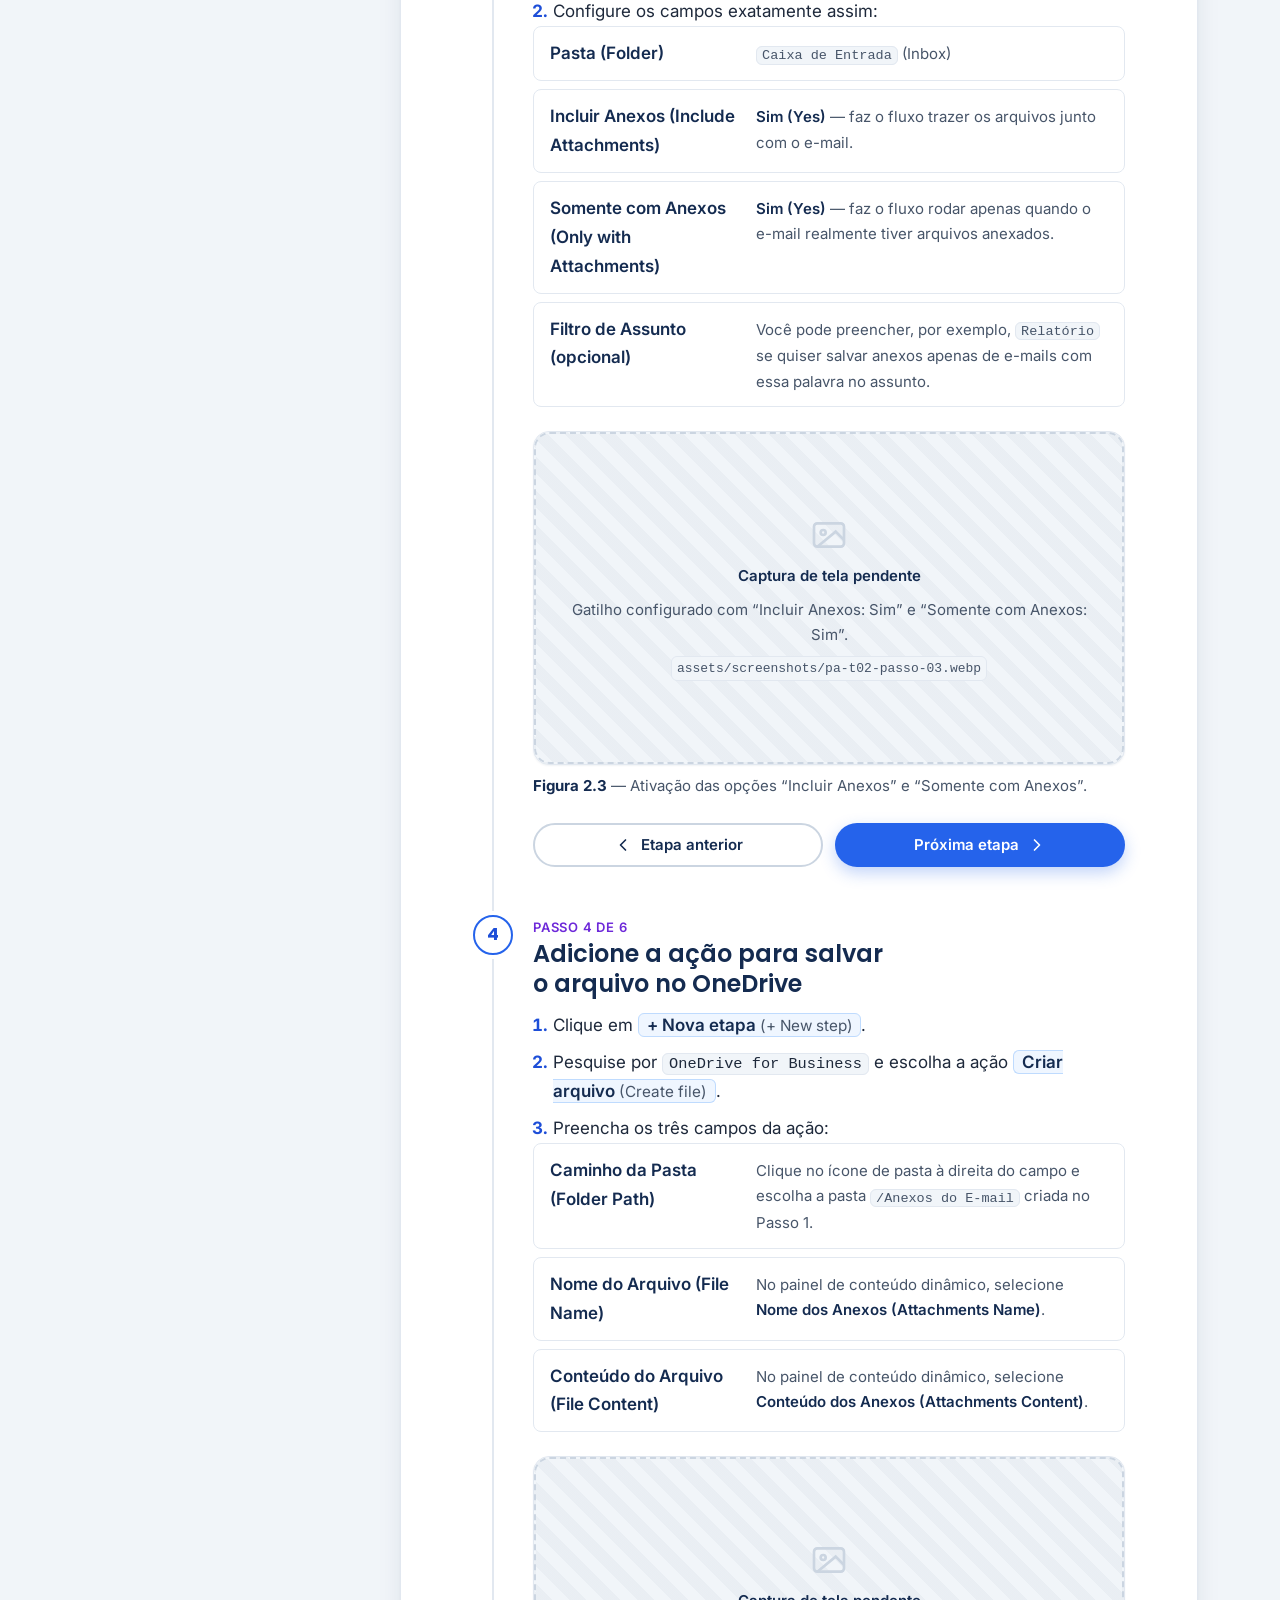
<file: automatize-se/power-automate.html>
<!DOCTYPE html>
<html lang="pt-BR" class="no-js">
<head>
  <meta charset="UTF-8">
  <meta name="viewport" content="width=device-width, initial-scale=1">
  <title>Microsoft Power Automate e Tutoriais — Automatize seu dia a dia</title>
  <meta name="description" content="Conheça o Microsoft Power Automate e aprenda passo a passo como criar fluxos para receber avisos de e-mails importantes e salvar anexos automaticamente no OneDrive.">
  <meta name="theme-color" content="#142B50">
  <meta property="og:type" content="article">
  <meta property="og:locale" content="pt_BR">
  <meta property="og:site_name" content="Automatize seu dia a dia">
  <meta property="og:title" content="Microsoft Power Automate e Tutoriais — Automatize seu dia a dia">
  <meta property="og:description" content="Guia completo para iniciantes com dois tutoriais práticos no Power Automate.">
  <link rel="icon" href="assets/icons/favicon.svg" type="image/svg+xml">
  <link rel="preconnect" href="https://fonts.googleapis.com">
  <link rel="preconnect" href="https://fonts.gstatic.com" crossorigin>
  <link rel="stylesheet" href="https://fonts.googleapis.com/css2?family=Inter:wght@400;500;600;700&family=Poppins:wght@600;700;800&display=swap">
  <link rel="stylesheet" href="css/style.css">
  <link rel="stylesheet" href="css/tutorials.css">
  <link rel="stylesheet" href="css/responsive.css">
  <script>document.documentElement.className = document.documentElement.className.replace('no-js', 'js');</script>
  <script src="js/navigation.js" defer></script>
  <script src="js/main.js" defer></script>
  <script src="js/tutorials.js" defer></script>
</head>
<body>
  <a class="skip-link" href="#conteudo">Pular para o conteúdo</a>
  <div class="reading-progress" aria-hidden="true"><div class="reading-progress__bar"></div></div>

  <header class="site-header">
    <div class="container site-header__inner">
      <a class="logo" href="index.html" aria-label="AUTOMATIZE — página inicial">
        <span class="logo__mark" aria-hidden="true"><svg viewBox="0 0 24 24" fill="currentColor"><path d="M13.5 2 5 13.5h6L9.5 22 19 9.5h-6z"/></svg></span>
        AUTOMATIZE
      </a>
      <button class="nav-toggle" type="button" aria-expanded="false" aria-controls="menu-principal" aria-label="Abrir menu de navegação">
        <span class="nav-toggle__icon" aria-hidden="true"><span></span><span></span><span></span></span>
        <span class="nav-toggle__text" aria-hidden="true">Menu</span>
      </button>
      <nav class="site-nav" id="menu-principal" aria-label="Principal">
        <ul>
          <li><a href="index.html">Início</a></li>
          <li><a href="automacao.html">Entenda a automação</a></li>
          <li><a href="power-automate.html" aria-current="page">Ferramenta</a></li>
          <li><a href="power-automate.html#tutoriais">Tutoriais</a></li>
          <li><a href="desafios.html">Desafios</a></li>
          <li><a href="sobre.html">Sobre o projeto</a></li>
        </ul>
      </nav>
    </div>
  </header>

  <main id="conteudo" tabindex="-1">
    <section class="page-hero">
      <div class="container">
        <nav class="breadcrumb" aria-label="Você está aqui">
          <ol>
            <li><a href="index.html">Início</a></li>
            <li><span aria-current="page">Microsoft Power Automate</span></li>
          </ol>
        </nav>
        <p class="eyebrow">Ferramenta e tutoriais práticos</p>
        <h1>Microsoft Power Automate</h1>
        <p class="lead">Conheça a plataforma de automação da Microsoft e siga dois tutoriais passo a passo para automatizar tarefas reais usando sua conta institucional.</p>
        <div class="btn-group" style="margin-top:var(--space-5)">
          <a class="btn btn--primary" href="#tutoriais">Ir direto para os tutoriais</a>
          <a class="btn btn--secondary" href="https://learn.microsoft.com/pt-br/power-automate/">Documentação oficial</a>
        </div>
      </div>
    </section>

    <!-- ============ VISÃO GERAL DA FERRAMENTA ============ -->
    <div class="section">
      <div class="container with-sidebar">
        <aside>
          <nav class="toc" aria-label="Sumário da ferramenta" data-scrollspy>
            <p class="toc__title">Sobre a ferramenta</p>
            <ol>
              <li><a href="#visao-geral">O que é e para que serve</a></li>
              <li><a href="#funcionalidades">Principais funcionalidades</a></li>
              <li><a href="#como-funciona">Como funciona um fluxo</a></li>
              <li><a href="#exemplos-uso">Exemplos de utilização</a></li>
              <li><a href="#licenciamento">Licenciamento e limitações</a></li>
              <li><a href="#tutoriais">Tutoriais passo a passo</a></li>
            </ol>
          </nav>
        </aside>

        <div class="prose">
          <section class="article-section" aria-labelledby="visao-geral">
            <h2 id="visao-geral">O que é o Power Automate e para que serve?</h2>
            <p>O <strong>Microsoft Power Automate</strong> é uma ferramenta on-line da Microsoft que permite criar fluxos de trabalho automatizados entre aplicativos e serviços — sem precisar escrever código.</p>
            <p>Com ele, você conecta ferramentas que já fazem parte da rotina acadêmica ou profissional (como <strong>Outlook</strong>, <strong>OneDrive</strong>, <strong>Microsoft Teams</strong>, <strong>Microsoft Forms</strong>, <strong>SharePoint</strong> e <strong>Excel</strong>) para que tarefas repetitivas aconteçam sozinhas: salvar anexos, enviar avisos, registrar respostas de formulários ou criar lembretes.</p>
          </section>

          <section class="article-section" aria-labelledby="funcionalidades">
            <h2 id="funcionalidades">Principais funcionalidades</h2>
            <div class="grid grid--2">
              <div class="card">
                <h3>Fluxos da nuvem automatizados</h3>
                <p>Iniciam sozinhos quando um evento acontece — por exemplo, quando chega um novo e-mail ou um arquivo é salvo em uma pasta.</p>
              </div>
              <div class="card">
                <h3>Fluxos agendados</h3>
                <p>Executam em horários definidos por você: todos os dias às 8h, toda segunda-feira ou uma vez por mês.</p>
              </div>
              <div class="card">
                <h3>Fluxos instantâneos</h3>
                <p>Rodam somente quando você clica em um botão no portal web ou dentro de aplicativos integrados.</p>
              </div>
              <div class="card">
                <h3>Modelos prontos</h3>
                <p>Centenas de modelos pré-configurados que você pode escolher e adaptar em poucos cliques.</p>
              </div>
            </div>
          </section>

          <section class="article-section" aria-labelledby="como-funciona">
            <h2 id="como-funciona">Como funciona um fluxo: gatilhos e ações</h2>
            <p>No Power Automate, todo fluxo na nuvem segue a estrutura que vimos em <a href="automacao.html">Entenda a automação</a>:</p>
            <ul class="check-list">
              <li><strong>Gatilho (<span lang="en">Trigger</span>):</strong> é o primeiro bloco do fluxo. Define qual evento inicia a automação — por exemplo, <span class="ui-label">Quando um novo email chegar (V3)</span> no conector <strong>Office 365 Outlook</strong>.</li>
              <li><strong>Ação (<span lang="en">Action</span>):</strong> é o que o fluxo faz em seguida — por exemplo, <span class="ui-label">Enviar um email (V2)</span> ou <span class="ui-label">Criar arquivo</span> no <strong>OneDrive for Business</strong>.</li>
              <li><strong>Conteúdo dinâmico:</strong> permite reaproveitar informações do gatilho (como o <em>Assunto</em>, o <em>Remetente</em> ou os <em>Anexos</em> do e-mail) dentro das ações seguintes.</li>
            </ul>
          </section>

          <section class="article-section" aria-labelledby="exemplos-uso">
            <h2 id="exemplos-uso">Exemplos de utilização no dia a dia</h2>
            <ul>
              <li><strong>Secretaria ou coordenação:</strong> receber um aviso sempre que chegar um e-mail com a palavra “Urgente” ou vindo de um setor específico.</li>
              <li><strong>Organização de documentos:</strong> salvar automaticamente todos os anexos recebidos em uma pasta do OneDrive para consulta posterior.</li>
              <li><strong>Eventos e inscrições:</strong> registrar cada nova resposta do Microsoft Forms em uma tabela do Excel e enviar confirmação por e-mail ao participante.</li>
              <li><strong>Rotina semanal:</strong> enviar toda segunda-feira de manhã um lembrete para a equipe no Teams ou por e-mail.</li>
            </ul>
          </section>

          <section class="article-section" aria-labelledby="licenciamento">
            <h2 id="licenciamento">Limitações de licenciamento e acesso</h2>
            <p>Antes de criar seus fluxos, é importante conhecer como funciona o acesso ao Power Automate:</p>
            <div class="callout callout--warning">
              <svg class="callout__icon" aria-hidden="true" focusable="false" viewBox="0 0 24 24" fill="none" stroke="currentColor" stroke-width="1.8" stroke-linecap="round" stroke-linejoin="round"><path d="M12 3l10 18H2z"/><path d="M12 10v4M12 17h.01"/></svg>
              <div>
                <p class="callout__title">O que está incluído e o que exige licença paga</p>
                <ul>
                  <li><strong>Contas institucionais (Microsoft 365 Education ou Business):</strong> geralmente incluem acesso aos <strong>conectores padrão</strong> (Office 365 Outlook, OneDrive for Business, SharePoint, Microsoft Forms, Teams e Excel Online). Os dois tutoriais desta página utilizam exclusivamente conectores padrão.</li>
                  <li><strong>Contas pessoais gratuitas (<code>@outlook.com</code>, <code>@hotmail.com</code>):</strong> permitem criar fluxos básicos na nuvem com conectores pessoais (Outlook.com e OneDrive pessoal), mas os nomes dos conectores são diferentes dos corporativos.</li>
                  <li><strong>Conectores Premium (marcados com um selo de diamante):</strong> integrações avançadas (como bancos de dados externos, HTTP personalizado ou sistemas pagos) exigem licença paga do Power Automate.</li>
                  <li><strong>Políticas da instituição:</strong> o setor de tecnologia (TI) da sua universidade ou empresa pode restringir alguns conectores por segurança. Se algum recurso não estiver disponível, consulte a equipe responsável.</li>
                </ul>
              </div>
            </div>
            <p>Para consultar detalhes atualizados sobre planos, limites de execução e conectores, acesse a <a href="https://learn.microsoft.com/pt-br/power-automate/">documentação oficial do Microsoft Power Automate</a>.</p>
          </section>
        </div>
      </div>
    </div>

    <!-- ============ SEÇÃO DE TUTORIAIS ============ -->
    <section class="section section--gray" id="tutoriais" aria-labelledby="tutoriais-heading">
      <div class="container">
        <header class="section-header">
          <p class="eyebrow">Passo a passo guiado</p>
          <h2 id="tutoriais-heading">Tutoriais práticos no Power Automate</h2>
          <p>Escolha um dos tutoriais abaixo. Ambos foram pensados para quem está começando e utilizam uma <strong>conta institucional Microsoft 365</strong>.</p>
        </header>

        <div class="tutorial-picker" style="margin-bottom:var(--space-7)">
          <a class="card" href="#tutorial-01" style="text-decoration:none">
            <p class="tutorial-card__number">Tutorial 01 · ≈ 15 min</p>
            <h3>Enviar um aviso quando chegar um e-mail importante</h3>
            <p>Identifique mensagens importantes na caixa de entrada e receba um aviso automático por e-mail (ou no Teams).</p>
          </a>
          <a class="card" href="#tutorial-02" style="text-decoration:none">
            <p class="tutorial-card__number">Tutorial 02 · ≈ 20 min</p>
            <h3>Salvar anexos automaticamente no OneDrive</h3>
            <p>Guarde arquivos recebidos por e-mail diretamente em uma pasta do seu OneDrive for Business.</p>
          </a>
        </div>

        <div class="tutorial-layout">
          <aside>
            <nav class="tutorial-toc" aria-label="Etapas dos tutoriais">
              <div class="tutorial-toc__group" data-toc-for="tutorial-01">
                <p class="tutorial-toc__title">Tutorial 01 — Aviso de e-mail</p>
                <ol>
                  <li><a href="#pa01-passo-1">Acessar o Power Automate</a></li>
                  <li><a href="#pa01-passo-2">Criar fluxo automatizado</a></li>
                  <li><a href="#pa01-passo-3">Escolher o gatilho de e-mail</a></li>
                  <li><a href="#pa01-passo-4">Configurar filtros do gatilho</a></li>
                  <li><a href="#pa01-passo-5">Adicionar ação de aviso</a></li>
                  <li><a href="#pa01-passo-6">Salvar e testar o fluxo</a></li>
                </ol>
              </div>
              <div class="tutorial-toc__group" data-toc-for="tutorial-02">
                <p class="tutorial-toc__title">Tutorial 02 — Salvar anexos</p>
                <ol>
                  <li><a href="#pa02-passo-1">Preparar pasta no OneDrive</a></li>
                  <li><a href="#pa02-passo-2">Criar o fluxo automatizado</a></li>
                  <li><a href="#pa02-passo-3">Configurar gatilho com anexos</a></li>
                  <li><a href="#pa02-passo-4">Adicionar ação Criar arquivo</a></li>
                  <li><a href="#pa02-passo-5">Entender o bloco Aplicar a cada</a></li>
                  <li><a href="#pa02-passo-6">Salvar e testar o fluxo</a></li>
                </ol>
              </div>
            </nav>
          </aside>

          <div>
            <!-- ============================================================
                 TUTORIAL 01
                 ============================================================ -->
            <article class="tutorial" id="tutorial-01" data-tutorial aria-labelledby="t01-titulo">
              <header class="tutorial__header">
                <p class="eyebrow">Power Automate · Tutorial 01</p>
                <h2 id="t01-titulo">Enviar uma notificação quando chegar um e-mail</h2>
                <ul class="badge-list">
                  <li class="badge">Nível: Iniciante</li>
                  <li class="badge badge--gray">Tempo estimado: 15 minutos</li>
                  <li class="badge badge--purple">Conta institucional Microsoft 365</li>
                </ul>
                <div class="verify-note">
                  <svg aria-hidden="true" focusable="false" viewBox="0 0 24 24" fill="none" stroke="currentColor" stroke-width="2" stroke-linecap="round" stroke-linejoin="round"><circle cx="12" cy="12" r="9"/><path d="M12 8h.01M11 12h1v4h1"/></svg>
                  <span>Passos conferidos na documentação oficial do Microsoft Learn (nov/2026). Os nomes de botões e menus podem variar ligeiramente conforme atualizações da plataforma ou idioma da sua conta.</span>
                </div>
              </header>

              <!-- Barra de progresso do tutorial -->
              <div class="tutorial-status" data-tutorial-status>
                <span class="tutorial-status__label">Passo <span data-current-step>1</span> de 6 <span class="long">· Progresso</span></span>
                <div class="tutorial-status__track" role="progressbar" aria-label="Progresso de leitura do Tutorial 01" aria-valuemin="0" aria-valuemax="100" aria-valuenow="0">
                  <div class="tutorial-status__fill"></div>
                </div>
                <span class="tutorial-status__percent" aria-hidden="true">0%</span>
              </div>

              <div class="tutorial__body">
                <!-- Ficha resumo: problema, objetivo, pré-requisitos, materiais -->
                <dl class="tutorial-summary">
                  <div class="summary--problem">
                    <dt>
                      <svg aria-hidden="true" focusable="false" viewBox="0 0 24 24" fill="none" stroke="currentColor" stroke-width="1.8" stroke-linecap="round" stroke-linejoin="round"><circle cx="12" cy="12" r="9"/><path d="M12 8v4M12 16h.01"/></svg>
                      Problema cotidiano
                    </dt>
                    <dd>Você recebe muitos e-mails ao longo do dia e corre o risco de não perceber rapidamente quando chega uma mensagem importante (por exemplo, um comunicado da coordenação ou um chamado urgente).</dd>
                  </div>
                  <div class="summary--goal">
                    <dt>
                      <svg aria-hidden="true" focusable="false" viewBox="0 0 24 24" fill="none" stroke="currentColor" stroke-width="1.8" stroke-linecap="round" stroke-linejoin="round"><circle cx="12" cy="12" r="9"/><path d="M8 12l3 3 5-6"/></svg>
                      Objetivo
                    </dt>
                    <dd>Criar um fluxo automatizado que identifica a chegada de um e-mail com determinado assunto e envia automaticamente um aviso destacado para você.</dd>
                  </div>
                  <div>
                    <dt>
                      <svg aria-hidden="true" focusable="false" viewBox="0 0 24 24" fill="none" stroke="currentColor" stroke-width="1.8" stroke-linecap="round" stroke-linejoin="round"><rect x="4" y="4" width="16" height="16" rx="2"/><path d="M8 12l2.5 2.5L16 9"/></svg>
                      Pré-requisitos
                    </dt>
                    <dd>
                      <ul>
                        <li>Ter uma conta institucional com acesso ao <strong>Power Automate</strong> e ao <strong>Outlook (Office 365)</strong>.</li>
                        <li>Não é necessário saber programar.</li>
                      </ul>
                    </dd>
                  </div>
                  <div>
                    <dt>
                      <svg aria-hidden="true" focusable="false" viewBox="0 0 24 24" fill="none" stroke="currentColor" stroke-width="1.8" stroke-linecap="round" stroke-linejoin="round"><rect x="3" y="4" width="18" height="14" rx="2"/><path d="M8 21h8M12 18v3"/></svg>
                      Materiais necessários
                    </dt>
                    <dd>
                      <ul>
                        <li>Computador ou notebook com navegador atualizado (Edge, Chrome ou Firefox).</li>
                        <li>Conexão com a internet.</li>
                      </ul>
                    </dd>
                  </div>
                </dl>

                <div class="callout callout--info">
                  <svg class="callout__icon" aria-hidden="true" focusable="false" viewBox="0 0 24 24" fill="none" stroke="currentColor" stroke-width="1.8" stroke-linecap="round" stroke-linejoin="round"><circle cx="12" cy="12" r="9"/><path d="M12 8h.01M11 12h1v4h1"/></svg>
                  <div>
                    <p class="callout__title">Por que usamos aviso por e-mail (ou Teams) em vez do app móvel?</p>
                    <p>A Microsoft <strong>descontinuou o aplicativo móvel do Power Automate em 31 de agosto de 2026</strong>. Por isso, a recomendação oficial atual é enviar notificações por <strong>e-mail</strong> (como faremos abaixo) ou pelo <strong>Microsoft Teams</strong>.</p>
                  </div>
                </div>

                <!-- Passo a passo numerado -->
                <ol class="steps">
                  <li class="step" id="pa01-passo-1">
                    <h3 class="step__title"><small>Passo 1 de 6</small>Acesse a plataforma Power Automate</h3>
                    <div class="step__content">
                      <ol>
                        <li>Abra o navegador e acesse <a href="https://make.powerautomate.com/">make.powerautomate.com</a>.</li>
                        <li>Entre com seu e-mail e senha institucionais.</li>
                        <li>Aguarde carregar a página inicial do Power Automate, onde fica o menu lateral esquerdo.</li>
                      </ol>
                      <figure class="screenshot">
                        <div class="screenshot__frame">
                          <div class="screenshot__placeholder" role="img" aria-label="Espaço reservado para captura de tela da página inicial do Power Automate">
                            <svg aria-hidden="true" viewBox="0 0 24 24" fill="none" stroke="currentColor" stroke-width="1.6"><rect x="3" y="5" width="18" height="14" rx="2"/><circle cx="8.5" cy="10.5" r="1.5"/><path d="M21 15l-5-5L5 19"/></svg>
                            <strong>Captura de tela pendente</strong>
                            <span>Tela inicial do Power Automate com o menu lateral esquerdo visível.</span>
                            <code>assets/screenshots/pa-t01-passo-01.webp</code>
                          </div>
                        </div>
                        <figcaption><b>Figura 1.1</b> — Página inicial do Power Automate após entrar com a conta institucional.</figcaption>
                      </figure>
                    </div>
                  </li>

                  <li class="step" id="pa01-passo-2">
                    <h3 class="step__title"><small>Passo 2 de 6</small>Inicie a criação de um fluxo automatizado</h3>
                    <div class="step__content">
                      <ol>
                        <li>No menu lateral esquerdo, clique em <span class="ui-label">+ Criar <span class="ui-label__en">(Create)</span></span>.</li>
                        <li>Selecione a opção <span class="ui-label">Fluxo da nuvem automatizado <span class="ui-label__en">(Automated cloud flow)</span></span>. Essa opção cria um fluxo que inicia sozinho quando um evento acontece.</li>
                      </ol>
                      <figure class="screenshot">
                        <div class="screenshot__frame">
                          <div class="screenshot__placeholder" role="img" aria-label="Espaço reservado para captura de tela da opção Fluxo da nuvem automatizado">
                            <svg aria-hidden="true" viewBox="0 0 24 24" fill="none" stroke="currentColor" stroke-width="1.6"><rect x="3" y="5" width="18" height="14" rx="2"/><circle cx="8.5" cy="10.5" r="1.5"/><path d="M21 15l-5-5L5 19"/></svg>
                            <strong>Captura de tela pendente</strong>
                            <span>Tela “Criar” destacando o cartão “Fluxo da nuvem automatizado”.</span>
                            <code>assets/screenshots/pa-t01-passo-02.webp</code>
                          </div>
                        </div>
                        <figcaption><b>Figura 1.2</b> — Seleção do tipo “Fluxo da nuvem automatizado”.</figcaption>
                      </figure>
                    </div>
                  </li>

                  <li class="step" id="pa01-passo-3">
                    <h3 class="step__title"><small>Passo 3 de 6</small>Dê um nome ao fluxo e escolha o gatilho</h3>
                    <div class="step__content">
                      <ol>
                        <li>Na janela que se abrir, no campo <span class="ui-label">Nome do fluxo <span class="ui-label__en">(Flow name)</span></span>, digite um nome fácil de identificar, como: <code>Aviso de e-mail importante</code>.</li>
                        <li>No campo de busca <span class="ui-label">Escolha o gatilho do fluxo <span class="ui-label__en">(Choose your flow's trigger)</span></span>, pesquise por <code>Quando um novo email chegar</code>.</li>
                        <li>Selecione <span class="ui-label">Quando um novo email chegar (V3) <span class="ui-label__en">(When a new email arrives (V3))</span></span> do conector <strong>Office 365 Outlook</strong>.</li>
                        <li>Clique no botão <span class="ui-label">Criar <span class="ui-label__en">(Create)</span></span>.</li>
                      </ol>
                      <figure class="screenshot">
                        <div class="screenshot__frame">
                          <div class="screenshot__placeholder" role="img" aria-label="Espaço reservado para captura de tela da escolha do gatilho Quando um novo email chegar (V3)">
                            <svg aria-hidden="true" viewBox="0 0 24 24" fill="none" stroke="currentColor" stroke-width="1.6"><rect x="3" y="5" width="18" height="14" rx="2"/><circle cx="8.5" cy="10.5" r="1.5"/><path d="M21 15l-5-5L5 19"/></svg>
                            <strong>Captura de tela pendente</strong>
                            <span>Janela de criação com o nome do fluxo preenchido e o gatilho “Quando um novo email chegar (V3)” selecionado.</span>
                            <code>assets/screenshots/pa-t01-passo-03.webp</code>
                          </div>
                        </div>
                        <figcaption><b>Figura 1.3</b> — Escolha do gatilho do conector Office 365 Outlook.</figcaption>
                      </figure>
                    </div>
                  </li>

                  <li class="step" id="pa01-passo-4">
                    <h3 class="step__title"><small>Passo 4 de 6</small>Configure o filtro do gatilho</h3>
                    <div class="step__content">
                      <p>Para não receber aviso de todo e qualquer e-mail, vamos filtrar apenas as mensagens que tenham uma palavra-chave no assunto (por exemplo, <code>[IMPORTANTE]</code>).</p>
                      <ol>
                        <li>Clique sobre o bloco <span class="ui-label">Quando um novo email chegar (V3)</span> para abrir as opções.</li>
                        <li>Se necessário, clique em <span class="ui-label">Mostrar parâmetros avançados <span class="ui-label__en">(Show advanced options / Show all)</span></span>.</li>
                        <li>Preencha os campos conforme a tabela abaixo:</li>
                      </ol>
                      <dl class="config-list">
                        <div><dt>Pasta (Folder)</dt><dd><code>Caixa de Entrada</code> (Inbox)</dd></div>
                        <div><dt>Filtro de Assunto (Subject Filter)</dt><dd><code>[IMPORTANTE]</code> (ou outra palavra que você queira monitorar)</dd></div>
                      </dl>
                      <figure class="screenshot">
                        <div class="screenshot__frame">
                          <div class="screenshot__placeholder" role="img" aria-label="Espaço reservado para captura de tela dos parâmetros do gatilho de e-mail">
                            <svg aria-hidden="true" viewBox="0 0 24 24" fill="none" stroke="currentColor" stroke-width="1.6"><rect x="3" y="5" width="18" height="14" rx="2"/><circle cx="8.5" cy="10.5" r="1.5"/><path d="M21 15l-5-5L5 19"/></svg>
                            <strong>Captura de tela pendente</strong>
                            <span>Bloco do gatilho aberto mostrando “Pasta: Caixa de Entrada” e “Filtro de Assunto: [IMPORTANTE]”.</span>
                            <code>assets/screenshots/pa-t01-passo-04.webp</code>
                          </div>
                        </div>
                        <figcaption><b>Figura 1.4</b> — Filtro configurado para disparar apenas quando o assunto contiver “[IMPORTANTE]”.</figcaption>
                      </figure>
                    </div>
                  </li>

                  <li class="step" id="pa01-passo-5">
                    <h3 class="step__title"><small>Passo 5 de 6</small>Configure a ação de notificação</h3>
                    <div class="step__content">
                      <ol>
                        <li>Abaixo do gatilho, clique no botão <span class="ui-label">+ Nova etapa <span class="ui-label__en">(+ New step)</span></span> (ou no ícone <span class="ui-label">+</span> no designer novo).</li>
                        <li>Na caixa de busca, digite <code>Enviar um email (V2)</code> e selecione a ação <span class="ui-label">Enviar um email (V2) <span class="ui-label__en">(Send an email (V2))</span></span> do <strong>Office 365 Outlook</strong>.</li>
                        <li>Configure os campos da ação usando o botão de <strong>conteúdo dinâmico</strong> (ícone de raio) para puxar os dados do e-mail recebido:</li>
                      </ol>
                      <dl class="config-list">
                        <div><dt>Para (To)</dt><dd>Digite o seu próprio endereço de e-mail institucional (ex.: <code>aluno.exemplo@universidade.edu.br</code>).</dd></div>
                        <div><dt>Assunto (Subject)</dt><dd>Digite <code>🔔 Aviso: </code> e insira o conteúdo dinâmico <strong>Assunto (Subject)</strong> do gatilho.</dd></div>
                        <div><dt>Corpo (Body)</dt><dd>Escreva um resumo curto, por exemplo: <code>Você recebeu uma mensagem importante de </code> + conteúdo dinâmico <strong>De (From)</strong> + <code> com o assunto </code> + <strong>Assunto (Subject)</strong>.</dd></div>
                      </dl>
                      <p><strong>Alternativa no Microsoft Teams:</strong> se preferir receber o aviso no chat do Teams, escolha a ação <span class="ui-label">Postar mensagem em um chat ou canal <span class="ui-label__en">(Post message in a chat or channel)</span></span> do conector <strong>Microsoft Teams</strong>.</p>
                      <figure class="screenshot">
                        <div class="screenshot__frame">
                          <div class="screenshot__placeholder" role="img" aria-label="Espaço reservado para captura de tela da ação Enviar um email (V2)">
                            <svg aria-hidden="true" viewBox="0 0 24 24" fill="none" stroke="currentColor" stroke-width="1.6"><rect x="3" y="5" width="18" height="14" rx="2"/><circle cx="8.5" cy="10.5" r="1.5"/><path d="M21 15l-5-5L5 19"/></svg>
                            <strong>Captura de tela pendente</strong>
                            <span>Ação “Enviar um email (V2)” preenchida com conteúdo dinâmico (De e Assunto).</span>
                            <code>assets/screenshots/pa-t01-passo-05.webp</code>
                          </div>
                        </div>
                        <figcaption><b>Figura 1.5</b> — Configuração da ação de aviso com campos dinâmicos.</figcaption>
                      </figure>
                    </div>
                  </li>

                  <li class="step" id="pa01-passo-6">
                    <h3 class="step__title"><small>Passo 6 de 6</small>Salve e teste o fluxo</h3>
                    <div class="step__content">
                      <ol>
                        <li>No canto superior da tela, clique em <span class="ui-label">Salvar <span class="ui-label__en">(Save)</span></span> e aguarde a mensagem de confirmação.</li>
                        <li>Clique em <span class="ui-label">Testar <span class="ui-label__en">(Test)</span></span>, selecione <span class="ui-label">Manualmente <span class="ui-label__en">(Manually)</span></span> e confirme em <span class="ui-label">Testar</span>.</li>
                        <li>Abra seu Outlook e envie um e-mail de teste para você mesmo com o assunto: <code>[IMPORTANTE] Teste do meu primeiro fluxo</code>.</li>
                        <li>Volte para a aba do Power Automate e observe a confirmação de execução bem-sucedida.</li>
                      </ol>
                      <figure class="screenshot">
                        <div class="screenshot__frame">
                          <div class="screenshot__placeholder" role="img" aria-label="Espaço reservado para captura de tela do teste bem-sucedido do fluxo">
                            <svg aria-hidden="true" viewBox="0 0 24 24" fill="none" stroke="currentColor" stroke-width="1.6"><rect x="3" y="5" width="18" height="14" rx="2"/><circle cx="8.5" cy="10.5" r="1.5"/><path d="M21 15l-5-5L5 19"/></svg>
                            <strong>Captura de tela pendente</strong>
                            <span>Fluxo exibindo o selo verde “Seu fluxo foi executado com êxito”.</span>
                            <code>assets/screenshots/pa-t01-passo-06.webp</code>
                          </div>
                        </div>
                        <figcaption><b>Figura 1.6</b> — Execução concluída com sucesso após o envio do e-mail de teste.</figcaption>
                      </figure>
                    </div>
                  </li>
                </ol>

                <!-- Resultado esperado -->
                <section class="tutorial-section" data-tutorial-end aria-labelledby="t01-resultado">
                  <h3 id="t01-resultado">
                    <svg aria-hidden="true" focusable="false" viewBox="0 0 24 24" fill="none" stroke="currentColor" stroke-width="2" stroke-linecap="round" stroke-linejoin="round"><circle cx="12" cy="12" r="9"/><path d="M8 12l3 3 5-6"/></svg>
                    Resultado esperado
                  </h3>
                  <div class="result-box">
                    <p>Em poucos instantes após o e-mail com <code>[IMPORTANTE]</code> chegar à sua caixa de entrada, você receberá automaticamente o aviso com o assunto <strong>“🔔 Aviso: [IMPORTANTE] Teste do meu primeiro fluxo”</strong>, indicando quem enviou a mensagem.</p>
                  </div>
                </section>

                <!-- Cuidados e limitações -->
                <aside class="callout callout--warning" aria-label="Cuidados e limitações do Tutorial 01">
                  <svg class="callout__icon" aria-hidden="true" focusable="false" viewBox="0 0 24 24" fill="none" stroke="currentColor" stroke-width="1.8" stroke-linecap="round" stroke-linejoin="round"><path d="M12 3l10 18H2z"/><path d="M12 10v4M12 17h.01"/></svg>
                  <div>
                    <p class="callout__title">Cuidados para evitar um “loop infinito”</p>
                    <p>Se você enviar o e-mail de aviso <strong>para a sua própria Caixa de Entrada</strong> e o assunto do aviso também contiver o texto exato do filtro (<code>[IMPORTANTE]</code>), o próprio aviso poderá disparar o fluxo novamente! Para evitar isso, use uma palavra diferente no assunto do aviso, envie o aviso pelo <strong>Teams</strong>, ou preencha o campo <strong>De (From)</strong> no gatilho para monitorar apenas um remetente específico.</p>
                  </div>
                </aside>

                <aside class="callout callout--privacy" aria-label="Privacidade no Tutorial 01">
                  <svg class="callout__icon" aria-hidden="true" focusable="false" viewBox="0 0 24 24" fill="none" stroke="currentColor" stroke-width="1.8" stroke-linecap="round" stroke-linejoin="round"><rect x="5" y="11" width="14" height="10" rx="2"/><path d="M8 11V8a4 4 0 0 1 8 0v3"/></svg>
                  <div>
                    <p class="callout__title">Cuidados com dados pessoais</p>
                    <p>Não configure o fluxo para encaminhar automaticamente e-mails da instituição para contas pessoais externas. Além de poder violar normas internas e a LGPD, informações sensíveis sairiam do ambiente protegido da instituição.</p>
                  </div>
                </aside>

                <section class="tutorial-section" aria-labelledby="t01-links">
                  <h3 id="t01-links">Materiais complementares oficiais</h3>
                  <ul>
                    <li><a href="https://learn.microsoft.com/pt-br/power-automate/get-started-logic-flow">Criar um fluxo de nuvem no Power Automate (Microsoft Learn)</a></li>
                    <li><a href="https://learn.microsoft.com/pt-br/power-automate/email-overview">Visão geral sobre como usar fluxos com e-mails (Microsoft Learn)</a></li>
                  </ul>
                </section>
              </div>
            </article>

            <!-- ============================================================
                 TUTORIAL 02
                 ============================================================ -->
            <article class="tutorial" id="tutorial-02" data-tutorial aria-labelledby="t02-titulo">
              <header class="tutorial__header">
                <p class="eyebrow">Power Automate · Tutorial 02</p>
                <h2 id="t02-titulo">Salvar anexos automaticamente no OneDrive</h2>
                <ul class="badge-list">
                  <li class="badge">Nível: Iniciante</li>
                  <li class="badge badge--gray">Tempo estimado: 20 minutos</li>
                  <li class="badge badge--purple">Conta institucional Microsoft 365</li>
                </ul>
                <div class="verify-note">
                  <svg aria-hidden="true" focusable="false" viewBox="0 0 24 24" fill="none" stroke="currentColor" stroke-width="2" stroke-linecap="round" stroke-linejoin="round"><circle cx="12" cy="12" r="9"/><path d="M12 8h.01M11 12h1v4h1"/></svg>
                  <span>Passos conferidos na documentação oficial do Microsoft Learn (nov/2026). Confira os nomes dos botões conforme o idioma da sua conta.</span>
                </div>
              </header>

              <!-- Barra de progresso do tutorial -->
              <div class="tutorial-status" data-tutorial-status>
                <span class="tutorial-status__label">Passo <span data-current-step>1</span> de 6 <span class="long">· Progresso</span></span>
                <div class="tutorial-status__track" role="progressbar" aria-label="Progresso de leitura do Tutorial 02" aria-valuemin="0" aria-valuemax="100" aria-valuenow="0">
                  <div class="tutorial-status__fill"></div>
                </div>
                <span class="tutorial-status__percent" aria-hidden="true">0%</span>
              </div>

              <div class="tutorial__body">
                <!-- Ficha resumo -->
                <dl class="tutorial-summary">
                  <div class="summary--problem">
                    <dt>
                      <svg aria-hidden="true" focusable="false" viewBox="0 0 24 24" fill="none" stroke="currentColor" stroke-width="1.8" stroke-linecap="round" stroke-linejoin="round"><circle cx="12" cy="12" r="9"/><path d="M12 8v4M12 16h.01"/></svg>
                      Problema cotidiano
                    </dt>
                    <dd>Você recebe relatórios, comprovantes ou atividades anexadas por e-mail e precisa abrir mensagem por mensagem para baixar e organizar cada arquivo.</dd>
                  </div>
                  <div class="summary--goal">
                    <dt>
                      <svg aria-hidden="true" focusable="false" viewBox="0 0 24 24" fill="none" stroke="currentColor" stroke-width="1.8" stroke-linecap="round" stroke-linejoin="round"><circle cx="12" cy="12" r="9"/><path d="M8 12l3 3 5-6"/></svg>
                      Objetivo
                    </dt>
                    <dd>Demonstrar como salvar automaticamente todos os anexos recebidos por e-mail dentro de uma pasta específica do seu OneDrive for Business.</dd>
                  </div>
                  <div>
                    <dt>
                      <svg aria-hidden="true" focusable="false" viewBox="0 0 24 24" fill="none" stroke="currentColor" stroke-width="1.8" stroke-linecap="round" stroke-linejoin="round"><rect x="4" y="4" width="16" height="16" rx="2"/><path d="M8 12l2.5 2.5L16 9"/></svg>
                      Pré-requisitos
                    </dt>
                    <dd>
                      <ul>
                        <li>Conta institucional Microsoft 365 com acesso ao <strong>Power Automate</strong>, <strong>Outlook</strong> e <strong>OneDrive for Business</strong>.</li>
                      </ul>
                    </dd>
                  </div>
                  <div>
                    <dt>
                      <svg aria-hidden="true" focusable="false" viewBox="0 0 24 24" fill="none" stroke="currentColor" stroke-width="1.8" stroke-linecap="round" stroke-linejoin="round"><rect x="3" y="4" width="18" height="14" rx="2"/><path d="M8 21h8M12 18v3"/></svg>
                      Materiais necessários
                    </dt>
                    <dd>
                      <ul>
                        <li>Uma pasta criada no seu OneDrive (ex.: <code>Anexos do E-mail</code>).</li>
                        <li>Um arquivo fictício de teste (como um PDF ou imagem sem dados reais).</li>
                      </ul>
                    </dd>
                  </div>
                </dl>

                <!-- Passo a passo numerado -->
                <ol class="steps">
                  <li class="step" id="pa02-passo-1">
                    <h3 class="step__title"><small>Passo 1 de 6</small>Prepare a pasta no OneDrive e acesse o Power Automate</h3>
                    <div class="step__content">
                      <ol>
                        <li>Acesse seu <strong>OneDrive for Business</strong> e crie uma pasta vazia chamada <code>Anexos do E-mail</code>.</li>
                        <li>Em outra aba, abra <a href="https://make.powerautomate.com/">make.powerautomate.com</a> com sua conta institucional.</li>
                      </ol>
                      <figure class="screenshot">
                        <div class="screenshot__frame">
                          <div class="screenshot__placeholder" role="img" aria-label="Espaço reservado para captura de tela da pasta criada no OneDrive">
                            <svg aria-hidden="true" viewBox="0 0 24 24" fill="none" stroke="currentColor" stroke-width="1.6"><rect x="3" y="5" width="18" height="14" rx="2"/><circle cx="8.5" cy="10.5" r="1.5"/><path d="M21 15l-5-5L5 19"/></svg>
                            <strong>Captura de tela pendente</strong>
                            <span>Pasta “Anexos do E-mail” criada no OneDrive for Business.</span>
                            <code>assets/screenshots/pa-t02-passo-01.webp</code>
                          </div>
                        </div>
                        <figcaption><b>Figura 2.1</b> — Pasta de destino criada no OneDrive for Business.</figcaption>
                      </figure>
                    </div>
                  </li>

                  <li class="step" id="pa02-passo-2">
                    <h3 class="step__title"><small>Passo 2 de 6</small>Crie o fluxo automatizado</h3>
                    <div class="step__content">
                      <ol>
                        <li>No menu lateral esquerdo do Power Automate, clique em <span class="ui-label">+ Criar <span class="ui-label__en">(Create)</span></span> e depois em <span class="ui-label">Fluxo da nuvem automatizado <span class="ui-label__en">(Automated cloud flow)</span></span>.</li>
                        <li>Em <span class="ui-label">Nome do fluxo</span>, digite: <code>Salvar anexos no OneDrive</code>.</li>
                        <li>Procure e selecione o gatilho <span class="ui-label">Quando um novo email chegar (V3) <span class="ui-label__en">(When a new email arrives (V3))</span></span> do <strong>Office 365 Outlook</strong>.</li>
                        <li>Clique em <span class="ui-label">Criar <span class="ui-label__en">(Create)</span></span>.</li>
                      </ol>
                      <figure class="screenshot">
                        <div class="screenshot__frame">
                          <div class="screenshot__placeholder" role="img" aria-label="Espaço reservado para captura de tela da criação do fluxo Salvar anexos no OneDrive">
                            <svg aria-hidden="true" viewBox="0 0 24 24" fill="none" stroke="currentColor" stroke-width="1.6"><rect x="3" y="5" width="18" height="14" rx="2"/><circle cx="8.5" cy="10.5" r="1.5"/><path d="M21 15l-5-5L5 19"/></svg>
                            <strong>Captura de tela pendente</strong>
                            <span>Janela de criação do fluxo “Salvar anexos no OneDrive”.</span>
                            <code>assets/screenshots/pa-t02-passo-02.webp</code>
                          </div>
                        </div>
                        <figcaption><b>Figura 2.2</b> — Criação do fluxo com o gatilho de recebimento de e-mail.</figcaption>
                      </figure>
                    </div>
                  </li>

                  <li class="step" id="pa02-passo-3">
                    <h3 class="step__title"><small>Passo 3 de 6</small>Configure o gatilho para incluir os anexos</h3>
                    <div class="step__content">
                      <p>Este passo é essencial: por padrão, o gatilho de e-mail não baixa o conteúdo dos anexos para economizar recursos. Precisamos ativar duas opções.</p>
                      <ol>
                        <li>Clique no bloco <span class="ui-label">Quando um novo email chegar (V3)</span> e abra os parâmetros avançados.</li>
                        <li>Configure os campos exatamente assim:</li>
                      </ol>
                      <dl class="config-list">
                        <div><dt>Pasta (Folder)</dt><dd><code>Caixa de Entrada</code> (Inbox)</dd></div>
                        <div><dt>Incluir Anexos (Include Attachments)</dt><dd><strong>Sim (Yes)</strong> — faz o fluxo trazer os arquivos junto com o e-mail.</dd></div>
                        <div><dt>Somente com Anexos (Only with Attachments)</dt><dd><strong>Sim (Yes)</strong> — faz o fluxo rodar apenas quando o e-mail realmente tiver arquivos anexados.</dd></div>
                        <div><dt>Filtro de Assunto (opcional)</dt><dd>Você pode preencher, por exemplo, <code>Relatório</code> se quiser salvar anexos apenas de e-mails com essa palavra no assunto.</dd></div>
                      </dl>
                      <figure class="screenshot">
                        <div class="screenshot__frame">
                          <div class="screenshot__placeholder" role="img" aria-label="Espaço reservado para captura de tela das opções Incluir Anexos e Somente com Anexos marcadas como Sim">
                            <svg aria-hidden="true" viewBox="0 0 24 24" fill="none" stroke="currentColor" stroke-width="1.6"><rect x="3" y="5" width="18" height="14" rx="2"/><circle cx="8.5" cy="10.5" r="1.5"/><path d="M21 15l-5-5L5 19"/></svg>
                            <strong>Captura de tela pendente</strong>
                            <span>Gatilho configurado com “Incluir Anexos: Sim” e “Somente com Anexos: Sim”.</span>
                            <code>assets/screenshots/pa-t02-passo-03.webp</code>
                          </div>
                        </div>
                        <figcaption><b>Figura 2.3</b> — Ativação das opções “Incluir Anexos” e “Somente com Anexos”.</figcaption>
                      </figure>
                    </div>
                  </li>

                  <li class="step" id="pa02-passo-4">
                    <h3 class="step__title"><small>Passo 4 de 6</small>Adicione a ação para salvar o arquivo no OneDrive</h3>
                    <div class="step__content">
                      <ol>
                        <li>Clique em <span class="ui-label">+ Nova etapa <span class="ui-label__en">(+ New step)</span></span>.</li>
                        <li>Pesquise por <code>OneDrive for Business</code> e escolha a ação <span class="ui-label">Criar arquivo <span class="ui-label__en">(Create file)</span></span>.</li>
                        <li>Preencha os três campos da ação:</li>
                      </ol>
                      <dl class="config-list">
                        <div><dt>Caminho da Pasta (Folder Path)</dt><dd>Clique no ícone de pasta à direita do campo e escolha a pasta <code>/Anexos do E-mail</code> criada no Passo 1.</dd></div>
                        <div><dt>Nome do Arquivo (File Name)</dt><dd>No painel de conteúdo dinâmico, selecione <strong>Nome dos Anexos (Attachments Name)</strong>.</dd></div>
                        <div><dt>Conteúdo do Arquivo (File Content)</dt><dd>No painel de conteúdo dinâmico, selecione <strong>Conteúdo dos Anexos (Attachments Content)</strong>.</dd></div>
                      </dl>
                      <figure class="screenshot">
                        <div class="screenshot__frame">
                          <div class="screenshot__placeholder" role="img" aria-label="Espaço reservado para captura de tela da ação Criar arquivo do OneDrive for Business">
                            <svg aria-hidden="true" viewBox="0 0 24 24" fill="none" stroke="currentColor" stroke-width="1.6"><rect x="3" y="5" width="18" height="14" rx="2"/><circle cx="8.5" cy="10.5" r="1.5"/><path d="M21 15l-5-5L5 19"/></svg>
                            <strong>Captura de tela pendente</strong>
                            <span>Ação “Criar arquivo” com Caminho da Pasta, Nome dos Anexos e Conteúdo dos Anexos.</span>
                            <code>assets/screenshots/pa-t02-passo-04.webp</code>
                          </div>
                        </div>
                        <figcaption><b>Figura 2.4</b> — Preenchimento da ação “Criar arquivo” com os dados dinâmicos do anexo.</figcaption>
                      </figure>
                    </div>
                  </li>

                  <li class="step" id="pa02-passo-5">
                    <h3 class="step__title"><small>Passo 5 de 6</small>Entenda o bloco “Aplicar a cada” criado automaticamente</h3>
                    <div class="step__content">
                      <p>Assim que você seleciona <em>Nome dos Anexos</em>, o Power Automate coloca automaticamente a ação <strong>Criar arquivo</strong> dentro de uma caixa chamada <span class="ui-label">Aplicar a cada <span class="ui-label__en">(Apply to each / For each)</span></span>.</p>
                      <p><strong>Não se assuste: isso é normal!</strong> Como um único e-mail pode trazer dois, três ou mais arquivos anexados, esse bloco garante que a ação de salvar seja repetida <strong>para cada anexo</strong> encontrado na mensagem. Você não precisa alterar nada nele.</p>
                      <figure class="screenshot">
                        <div class="screenshot__frame">
                          <div class="screenshot__placeholder" role="img" aria-label="Espaço reservado para captura de tela do bloco Aplicar a cada envolvendo a ação Criar arquivo">
                            <svg aria-hidden="true" viewBox="0 0 24 24" fill="none" stroke="currentColor" stroke-width="1.6"><rect x="3" y="5" width="18" height="14" rx="2"/><circle cx="8.5" cy="10.5" r="1.5"/><path d="M21 15l-5-5L5 19"/></svg>
                            <strong>Captura de tela pendente</strong>
                            <span>Bloco “Aplicar a cada” envolvendo automaticamente a ação “Criar arquivo”.</span>
                            <code>assets/screenshots/pa-t02-passo-05.webp</code>
                          </div>
                        </div>
                        <figcaption><b>Figura 2.5</b> — Bloco de repetição “Aplicar a cada” gerado automaticamente pelo Power Automate.</figcaption>
                      </figure>
                    </div>
                  </li>

                  <li class="step" id="pa02-passo-6">
                    <h3 class="step__title"><small>Passo 6 de 6</small>Salve e teste o fluxo</h3>
                    <div class="step__content">
                      <ol>
                        <li>Clique em <span class="ui-label">Salvar <span class="ui-label__en">(Save)</span></span> no topo da página.</li>
                        <li>Clique em <span class="ui-label">Testar <span class="ui-label__en">(Test)</span></span> → <span class="ui-label">Manualmente <span class="ui-label__en">(Manually)</span></span> → <span class="ui-label">Testar</span>.</li>
                        <li>Envie para você mesmo um e-mail com um arquivo fictício anexado (por exemplo, <code>relatorio-exemplo.pdf</code>).</li>
                        <li>Aguarde a execução do fluxo terminar e abra a pasta <code>Anexos do E-mail</code> no seu OneDrive.</li>
                      </ol>
                      <figure class="screenshot">
                        <div class="screenshot__frame">
                          <div class="screenshot__placeholder" role="img" aria-label="Espaço reservado para captura de tela do arquivo salvo na pasta do OneDrive">
                            <svg aria-hidden="true" viewBox="0 0 24 24" fill="none" stroke="currentColor" stroke-width="1.6"><rect x="3" y="5" width="18" height="14" rx="2"/><circle cx="8.5" cy="10.5" r="1.5"/><path d="M21 15l-5-5L5 19"/></svg>
                            <strong>Captura de tela pendente</strong>
                            <span>Pasta “Anexos do E-mail” no OneDrive exibindo o arquivo “relatorio-exemplo.pdf” salvo automaticamente.</span>
                            <code>assets/screenshots/pa-t02-passo-06.webp</code>
                          </div>
                        </div>
                        <figcaption><b>Figura 2.6</b> — Anexo salvo automaticamente na pasta do OneDrive após o teste.</figcaption>
                      </figure>
                    </div>
                  </li>
                </ol>

                <!-- Resultado esperado -->
                <section class="tutorial-section" data-tutorial-end aria-labelledby="t02-resultado">
                  <h3 id="t02-resultado">
                    <svg aria-hidden="true" focusable="false" viewBox="0 0 24 24" fill="none" stroke="currentColor" stroke-width="2" stroke-linecap="round" stroke-linejoin="round"><circle cx="12" cy="12" r="9"/><path d="M8 12l3 3 5-6"/></svg>
                    Resultado esperado
                  </h3>
                  <div class="result-box">
                    <p>Sempre que um novo e-mail com anexo chegar à sua Caixa de Entrada, todos os arquivos anexados aparecerão automaticamente dentro da pasta <code>Anexos do E-mail</code> no seu OneDrive for Business, sem que você precise baixá-los manualmente.</p>
                  </div>
                </section>

                <!-- Cuidados e limitações -->
                <aside class="callout callout--warning" aria-label="Cuidados e limitações do Tutorial 02">
                  <svg class="callout__icon" aria-hidden="true" focusable="false" viewBox="0 0 24 24" fill="none" stroke="currentColor" stroke-width="1.8" stroke-linecap="round" stroke-linejoin="round"><path d="M12 3l10 18H2z"/><path d="M12 10v4M12 17h.01"/></svg>
                  <div>
                    <p class="callout__title">Cuidados e limitações importantes</p>
                    <ul>
                      <li><strong>Imagens da assinatura de e-mail:</strong> logotipos que vêm na assinatura do remetente também são tratados tecnicamente como anexos e podem ser salvos na pasta. Usar o <em>Filtro de Assunto</em> ou o campo <em>De</em> no gatilho ajuda a reduzir arquivos indesejados.</li>
                      <li><strong>Arquivos com o mesmo nome:</strong> se chegarem dois anexos com exatamente o mesmo nome (ex.: <code>boleto.pdf</code>), o arquivo novo poderá sobrescrever o anterior na pasta.</li>
                      <li><strong>Segurança:</strong> nunca abra arquivos suspeitos salvos automaticamente de remetentes desconhecidos.</li>
                    </ul>
                  </div>
                </aside>

                <section class="tutorial-section" aria-labelledby="t02-links">
                  <h3 id="t02-links">Materiais complementares oficiais</h3>
                  <ul>
                    <li><a href="https://learn.microsoft.com/pt-br/power-automate/email-Attachments">Personalizar fluxos para lidar com anexos de e-mail (Microsoft Learn)</a></li>
                    <li><a href="https://learn.microsoft.com/pt-br/power-automate/use-apply-to-each">Usar o controle “Aplicar a cada” no Power Automate (Microsoft Learn)</a></li>
                  </ul>
                </section>
              </div>
            </article>

            <div class="cta" style="margin-top:var(--space-8)">
              <h2>Hora de testar o que você aprendeu!</h2>
              <p>Resolva os três desafios práticos e responda ao quiz interativo para fixar os conceitos.</p>
              <a class="btn btn--light" href="desafios.html">Ir para os desafios e quiz</a>
            </div>
          </div>
        </div>
      </div>
    </section>
  </main>

  <footer class="site-footer">
    <div class="container">
      <div class="site-footer__grid">
        <div>
          <a class="logo" href="index.html" aria-label="AUTOMATIZE — página inicial">
            <span class="logo__mark" aria-hidden="true"><svg viewBox="0 0 24 24" fill="currentColor"><path d="M13.5 2 5 13.5h6L9.5 22 19 9.5h-6z"/></svg></span>
            AUTOMATIZE
          </a>
          <p style="margin-top:var(--space-3)"><strong style="color:#fff">Automatize seu dia a dia.</strong> Plataforma educativa gratuita que ensina pessoas sem conhecimentos técnicos a usar ferramentas de automação para simplificar tarefas do cotidiano.</p>
          <p class="extension-tag">Projeto de extensão universitária</p>
          <p>
            <span class="editable" data-editable="universidade">[Nome da universidade]</span><br>
            Curso: <span class="editable" data-editable="curso">[Nome do curso]</span><br>
            Responsável: <span class="editable" data-editable="responsavel">[Nome do responsável]</span>
          </p>
        </div>
        <nav aria-label="Rodapé — páginas">
          <p class="site-footer__title">Navegação</p>
          <ul>
            <li><a href="index.html">Início</a></li>
            <li><a href="automacao.html">Entenda a automação</a></li>
            <li><a href="power-automate.html">Power Automate</a></li>
            <li><a href="power-automate.html#tutoriais">Tutoriais</a></li>
            <li><a href="desafios.html">Desafios</a></li>
            <li><a href="sobre.html">Sobre o projeto</a></li>
          </ul>
        </nav>
        <nav aria-label="Rodapé — tutoriais">
          <p class="site-footer__title">Tutoriais</p>
          <ul>
            <li><a href="power-automate.html#tutorial-01">Aviso de e-mail importante</a></li>
            <li><a href="power-automate.html#tutorial-02">Salvar anexos no OneDrive</a></li>
            <li><a href="desafios.html#quiz">Quiz final</a></li>
          </ul>
        </nav>
        <div>
          <p class="site-footer__title">Referências oficiais</p>
          <ul>
            <li><a href="https://learn.microsoft.com/pt-br/power-automate/">Documentação do Power Automate</a></li>
            <li><a href="https://make.powerautomate.com/">Portal do Power Automate</a></li>
            <li><a href="https://learn.microsoft.com/pt-br/training/powerplatform/power-automate">Cursos gratuitos no Microsoft Learn</a></li>
          </ul>
        </div>
      </div>
      <div class="site-footer__bottom">
        <p>© <span data-current-year>2026</span> Automatize seu dia a dia · Conteúdo educativo sem fins lucrativos.</p>
        <p>Microsoft e Power Automate são marcas da Microsoft Corporation. Este projeto não é afiliado à Microsoft.</p>
      </div>
    </div>
  </footer>

  <button class="back-to-top" type="button" aria-label="Voltar ao topo da página">
    <svg aria-hidden="true" focusable="false" viewBox="0 0 24 24" fill="none" stroke="currentColor" stroke-width="2" stroke-linecap="round" stroke-linejoin="round"><path d="M12 19V5M5 12l7-7 7 7"/></svg>
  </button>
</body>
</html>
</file>
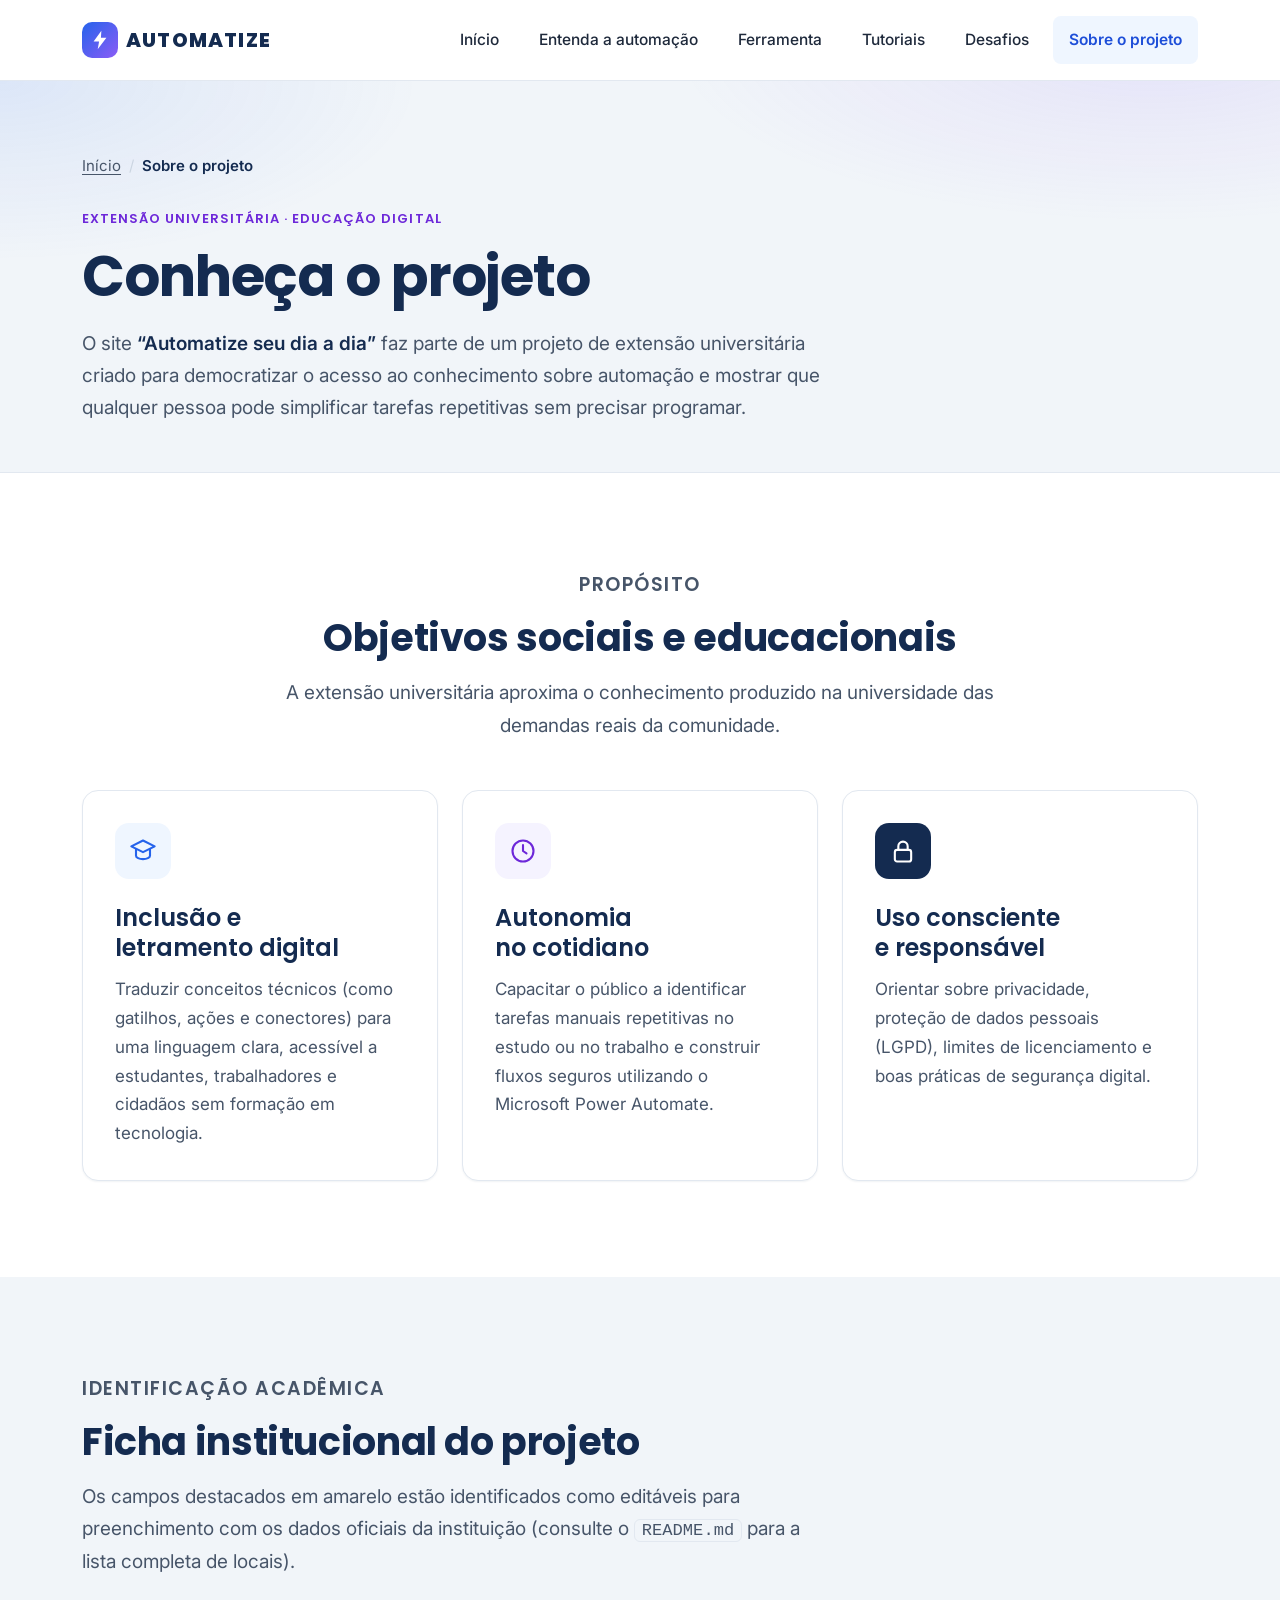
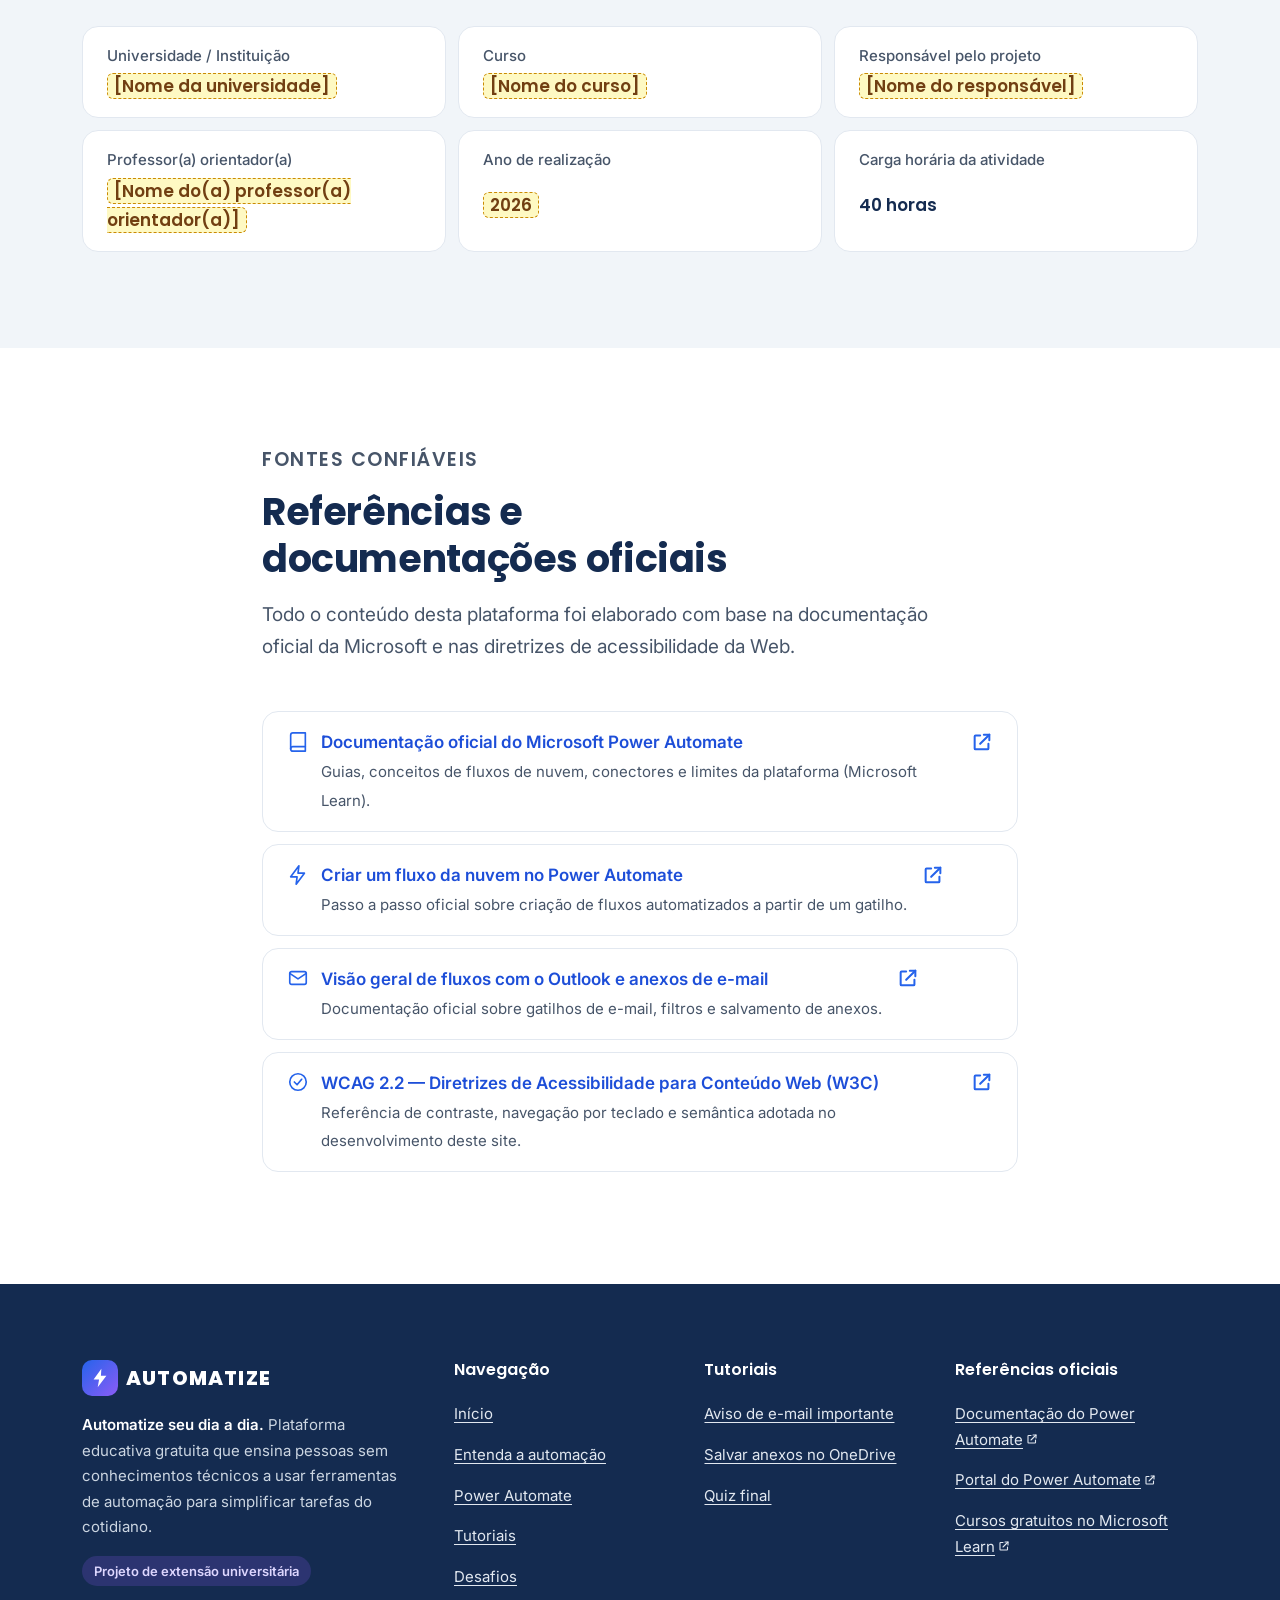
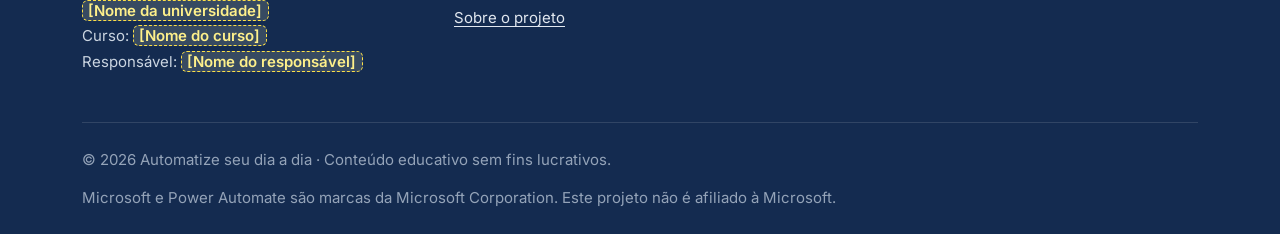
<file: automatize-se/sobre.html>
<!DOCTYPE html>
<html lang="pt-BR" class="no-js">
<head>
  <meta charset="UTF-8">
  <meta name="viewport" content="width=device-width, initial-scale=1">
  <title>Conheça o projeto — Automatize seu dia a dia</title>
  <meta name="description" content="Conheça o projeto de extensão universitária Automatize seu dia a dia, seus objetivos sociais e educacionais, informações institucionais e referências oficiais.">
  <meta name="theme-color" content="#142B50">
  <meta property="og:type" content="website">
  <meta property="og:locale" content="pt_BR">
  <meta property="og:site_name" content="Automatize seu dia a dia">
  <meta property="og:title" content="Conheça o projeto — Automatize seu dia a dia">
  <meta property="og:description" content="Projeto de extensão universitária voltado à democratização do conhecimento sobre automação de tarefas.">
  <link rel="icon" href="assets/icons/favicon.svg" type="image/svg+xml">
  <link rel="preconnect" href="https://fonts.googleapis.com">
  <link rel="preconnect" href="https://fonts.gstatic.com" crossorigin>
  <link rel="stylesheet" href="https://fonts.googleapis.com/css2?family=Inter:wght@400;500;600;700&family=Poppins:wght@600;700;800&display=swap">
  <link rel="stylesheet" href="css/style.css">
  <link rel="stylesheet" href="css/responsive.css">
  <script>document.documentElement.className = document.documentElement.className.replace('no-js', 'js');</script>
  <script src="js/navigation.js" defer></script>
  <script src="js/main.js" defer></script>
</head>
<body>
  <a class="skip-link" href="#conteudo">Pular para o conteúdo</a>

  <header class="site-header">
    <div class="container site-header__inner">
      <a class="logo" href="index.html" aria-label="AUTOMATIZE — página inicial">
        <span class="logo__mark" aria-hidden="true"><svg viewBox="0 0 24 24" fill="currentColor"><path d="M13.5 2 5 13.5h6L9.5 22 19 9.5h-6z"/></svg></span>
        AUTOMATIZE
      </a>
      <button class="nav-toggle" type="button" aria-expanded="false" aria-controls="menu-principal" aria-label="Abrir menu de navegação">
        <span class="nav-toggle__icon" aria-hidden="true"><span></span><span></span><span></span></span>
        <span class="nav-toggle__text" aria-hidden="true">Menu</span>
      </button>
      <nav class="site-nav" id="menu-principal" aria-label="Principal">
        <ul>
          <li><a href="index.html">Início</a></li>
          <li><a href="automacao.html">Entenda a automação</a></li>
          <li><a href="power-automate.html">Ferramenta</a></li>
          <li><a href="power-automate.html#tutoriais">Tutoriais</a></li>
          <li><a href="desafios.html">Desafios</a></li>
          <li><a href="sobre.html" aria-current="page">Sobre o projeto</a></li>
        </ul>
      </nav>
    </div>
  </header>

  <main id="conteudo" tabindex="-1">
    <section class="page-hero">
      <div class="container">
        <nav class="breadcrumb" aria-label="Você está aqui">
          <ol>
            <li><a href="index.html">Início</a></li>
            <li><span aria-current="page">Sobre o projeto</span></li>
          </ol>
        </nav>
        <p class="eyebrow">Extensão universitária · Educação digital</p>
        <h1>Conheça o projeto</h1>
        <p class="lead">O site <strong>“Automatize seu dia a dia”</strong> faz parte de um projeto de extensão universitária criado para democratizar o acesso ao conhecimento sobre automação e mostrar que qualquer pessoa pode simplificar tarefas repetitivas sem precisar programar.</p>
      </div>
    </section>

    <!-- ============ OBJETIVOS ============ -->
    <section class="section" aria-labelledby="objetivos-titulo">
      <div class="container">
        <header class="section-header">
          <p class="eyebrow">Propósito</p>
          <h2 id="objetivos-titulo">Objetivos sociais e educacionais</h2>
          <p>A extensão universitária aproxima o conhecimento produzido na universidade das demandas reais da comunidade.</p>
        </header>

        <div class="grid grid--3">
          <article class="card reveal">
            <span class="icon-badge" aria-hidden="true"><svg viewBox="0 0 24 24" fill="none" stroke="currentColor" stroke-width="1.8" stroke-linecap="round" stroke-linejoin="round"><path d="M12 3L2 8l10 5 10-5-10-5z"/><path d="M6 10.5V16c0 1.7 2.7 3 6 3s6-1.3 6-3v-5.5"/></svg></span>
            <h3>Inclusão e letramento digital</h3>
            <p>Traduzir conceitos técnicos (como gatilhos, ações e conectores) para uma linguagem clara, acessível a estudantes, trabalhadores e cidadãos sem formação em tecnologia.</p>
          </article>
          <article class="card reveal">
            <span class="icon-badge icon-badge--purple" aria-hidden="true"><svg viewBox="0 0 24 24" fill="none" stroke="currentColor" stroke-width="1.8" stroke-linecap="round" stroke-linejoin="round"><circle cx="12" cy="12" r="9"/><path d="M12 7v5l3 2"/></svg></span>
            <h3>Autonomia no cotidiano</h3>
            <p>Capacitar o público a identificar tarefas manuais repetitivas no estudo ou no trabalho e construir fluxos seguros utilizando o Microsoft Power Automate.</p>
          </article>
          <article class="card reveal">
            <span class="icon-badge icon-badge--navy" aria-hidden="true"><svg viewBox="0 0 24 24" fill="none" stroke="currentColor" stroke-width="1.8" stroke-linecap="round" stroke-linejoin="round"><rect x="5" y="11" width="14" height="10" rx="2"/><path d="M8 11V8a4 4 0 0 1 8 0v3"/></svg></span>
            <h3>Uso consciente e responsável</h3>
            <p>Orientar sobre privacidade, proteção de dados pessoais (LGPD), limites de licenciamento e boas práticas de segurança digital.</p>
          </article>
        </div>
      </div>
    </section>

    <!-- ============ FICHA INSTITUCIONAL EDITÁVEL ============ -->
    <section class="section section--gray" id="identificacao" aria-labelledby="ficha-titulo">
      <div class="container">
        <header class="section-header section-header--left">
          <p class="eyebrow">Identificação acadêmica</p>
          <h2 id="ficha-titulo">Ficha institucional do projeto</h2>
          <p>Os campos destacados em amarelo estão identificados como editáveis para preenchimento com os dados oficiais da instituição (consulte o <code>README.md</code> para a lista completa de locais).</p>
        </header>

        <dl class="info-list">
          <div>
            <dt>Universidade / Instituição</dt>
            <dd><span class="editable" data-editable="universidade">[Nome da universidade]</span></dd>
          </div>
          <div>
            <dt>Curso</dt>
            <dd><span class="editable" data-editable="curso">[Nome do curso]</span></dd>
          </div>
          <div>
            <dt>Responsável pelo projeto</dt>
            <dd><span class="editable" data-editable="responsavel">[Nome do responsável]</span></dd>
          </div>
          <div>
            <dt>Professor(a) orientador(a)</dt>
            <dd><span class="editable" data-editable="orientador">[Nome do(a) professor(a) orientador(a)]</span></dd>
          </div>
          <div>
            <dt>Ano de realização</dt>
            <dd><span class="editable" data-editable="ano">2026</span></dd>
          </div>
          <div>
            <dt>Carga horária da atividade</dt>
            <dd>40 horas</dd>
          </div>
        </dl>
      </div>
    </section>

    <!-- ============ REFERÊNCIAS OFICIAIS ============ -->
    <section class="section" id="referencias" aria-labelledby="referencias-titulo">
      <div class="container container--narrow">
        <header class="section-header section-header--left">
          <p class="eyebrow">Fontes confiáveis</p>
          <h2 id="referencias-titulo">Referências e documentações oficiais</h2>
          <p>Todo o conteúdo desta plataforma foi elaborado com base na documentação oficial da Microsoft e nas diretrizes de acessibilidade da Web.</p>
        </header>

        <ul class="ref-list">
          <li>
            <a href="https://learn.microsoft.com/pt-br/power-automate/">
              <svg aria-hidden="true" focusable="false" viewBox="0 0 24 24" fill="none" stroke="currentColor" stroke-width="1.8" stroke-linecap="round" stroke-linejoin="round"><path d="M4 19.5A2.5 2.5 0 0 1 6.5 17H20"/><path d="M6.5 2H20v20H6.5A2.5 2.5 0 0 1 4 19.5v-15A2.5 2.5 0 0 1 6.5 2z"/></svg>
              <div>
                <strong>Documentação oficial do Microsoft Power Automate</strong>
                <span>Guias, conceitos de fluxos de nuvem, conectores e limites da plataforma (Microsoft Learn).</span>
              </div>
            </a>
          </li>
          <li>
            <a href="https://learn.microsoft.com/pt-br/power-automate/get-started-logic-flow">
              <svg aria-hidden="true" focusable="false" viewBox="0 0 24 24" fill="none" stroke="currentColor" stroke-width="1.8" stroke-linecap="round" stroke-linejoin="round"><path d="M13 2L4 14h7l-1 8 9-12h-7z"/></svg>
              <div>
                <strong>Criar um fluxo da nuvem no Power Automate</strong>
                <span>Passo a passo oficial sobre criação de fluxos automatizados a partir de um gatilho.</span>
              </div>
            </a>
          </li>
          <li>
            <a href="https://learn.microsoft.com/pt-br/power-automate/email-overview">
              <svg aria-hidden="true" focusable="false" viewBox="0 0 24 24" fill="none" stroke="currentColor" stroke-width="1.8" stroke-linecap="round" stroke-linejoin="round"><rect x="3" y="5" width="18" height="14" rx="2"/><path d="M3 7l9 6 9-6"/></svg>
              <div>
                <strong>Visão geral de fluxos com o Outlook e anexos de e-mail</strong>
                <span>Documentação oficial sobre gatilhos de e-mail, filtros e salvamento de anexos.</span>
              </div>
            </a>
          </li>
          <li>
            <a href="https://www.w3.org/TR/WCAG22/">
              <svg aria-hidden="true" focusable="false" viewBox="0 0 24 24" fill="none" stroke="currentColor" stroke-width="1.8" stroke-linecap="round" stroke-linejoin="round"><circle cx="12" cy="12" r="9"/><path d="M8 12l3 3 5-6"/></svg>
              <div>
                <strong>WCAG 2.2 — Diretrizes de Acessibilidade para Conteúdo Web (W3C)</strong>
                <span>Referência de contraste, navegação por teclado e semântica adotada no desenvolvimento deste site.</span>
              </div>
            </a>
          </li>
        </ul>
      </div>
    </section>
  </main>

  <footer class="site-footer">
    <div class="container">
      <div class="site-footer__grid">
        <div>
          <a class="logo" href="index.html" aria-label="AUTOMATIZE — página inicial">
            <span class="logo__mark" aria-hidden="true"><svg viewBox="0 0 24 24" fill="currentColor"><path d="M13.5 2 5 13.5h6L9.5 22 19 9.5h-6z"/></svg></span>
            AUTOMATIZE
          </a>
          <p style="margin-top:var(--space-3)"><strong style="color:#fff">Automatize seu dia a dia.</strong> Plataforma educativa gratuita que ensina pessoas sem conhecimentos técnicos a usar ferramentas de automação para simplificar tarefas do cotidiano.</p>
          <p class="extension-tag">Projeto de extensão universitária</p>
          <p>
            <span class="editable" data-editable="universidade">[Nome da universidade]</span><br>
            Curso: <span class="editable" data-editable="curso">[Nome do curso]</span><br>
            Responsável: <span class="editable" data-editable="responsavel">[Nome do responsável]</span>
          </p>
        </div>
        <nav aria-label="Rodapé — páginas">
          <p class="site-footer__title">Navegação</p>
          <ul>
            <li><a href="index.html">Início</a></li>
            <li><a href="automacao.html">Entenda a automação</a></li>
            <li><a href="power-automate.html">Power Automate</a></li>
            <li><a href="power-automate.html#tutoriais">Tutoriais</a></li>
            <li><a href="desafios.html">Desafios</a></li>
            <li><a href="sobre.html">Sobre o projeto</a></li>
          </ul>
        </nav>
        <nav aria-label="Rodapé — tutoriais">
          <p class="site-footer__title">Tutoriais</p>
          <ul>
            <li><a href="power-automate.html#tutorial-01">Aviso de e-mail importante</a></li>
            <li><a href="power-automate.html#tutorial-02">Salvar anexos no OneDrive</a></li>
            <li><a href="desafios.html#quiz">Quiz final</a></li>
          </ul>
        </nav>
        <div>
          <p class="site-footer__title">Referências oficiais</p>
          <ul>
            <li><a href="https://learn.microsoft.com/pt-br/power-automate/">Documentação do Power Automate</a></li>
            <li><a href="https://make.powerautomate.com/">Portal do Power Automate</a></li>
            <li><a href="https://learn.microsoft.com/pt-br/training/powerplatform/power-automate">Cursos gratuitos no Microsoft Learn</a></li>
          </ul>
        </div>
      </div>
      <div class="site-footer__bottom">
        <p>© <span data-current-year>2026</span> Automatize seu dia a dia · Conteúdo educativo sem fins lucrativos.</p>
        <p>Microsoft e Power Automate são marcas da Microsoft Corporation. Este projeto não é afiliado à Microsoft.</p>
      </div>
    </div>
  </footer>

  <button class="back-to-top" type="button" aria-label="Voltar ao topo da página">
    <svg aria-hidden="true" focusable="false" viewBox="0 0 24 24" fill="none" stroke="currentColor" stroke-width="2" stroke-linecap="round" stroke-linejoin="round"><path d="M12 19V5M5 12l7-7 7 7"/></svg>
  </button>
</body>
</html>
</file>
<file: css/style.css>
/* ==========================================================================
   AUTOMATIZE SEU DIA A DIA — Estilos base
   --------------------------------------------------------------------------
   Organização:
   1. Tokens (variáveis de design)
   2. Reset e base
   3. Utilitários de acessibilidade
   4. Layout (container, seções)
   5. Componentes: header, navegação, botões, cards, badges, callouts,
      diagrama de fluxo, glossário, campos editáveis, footer
   6. Seções específicas (hero, CTA, etc.)
   7. Animações e preferência por movimento reduzido
   Mobile-first: ajustes de telas maiores ficam em responsive.css.
   ========================================================================== */

/* 1. TOKENS ---------------------------------------------------------------- */
:root {
  /* Paleta oficial do projeto */
  --navy: #142B50;
  --blue: #2563EB;
  --purple: #8B5CF6;
  --gray-100: #F1F5F9;
  --white: #FFFFFF;
  --text: #1E293B;

  /* Variações derivadas (garantem contraste AA em textos pequenos) */
  --blue-700: #1D4ED8;      /* hover e links: 6,7:1 sobre branco */
  --blue-50: #EFF6FF;
  --purple-700: #6D28D9;    /* roxo para texto pequeno: 7,1:1 sobre branco */
  --purple-50: #F5F3FF;
  --gray-200: #E2E8F0;
  --gray-300: #CBD5E1;
  --text-muted: #475569;    /* 7,5:1 sobre branco */
  --green-700: #15803D;
  --green-50: #F0FDF4;
  --red-700: #B91C1C;
  --red-50: #FEF2F2;
  --amber-800: #92400E;
  --amber-50: #FFFBEB;

  /* Tipografia (com alternativas locais caso o Google Fonts não carregue) */
  --font-title: "Poppins", "Segoe UI", system-ui, -apple-system, Roboto, Arial, sans-serif;
  --font-body: "Inter", "Segoe UI", system-ui, -apple-system, Roboto, Arial, sans-serif;

  /* Escala tipográfica fluida */
  --fs-sm: 0.9375rem;
  --fs-base: 1.0625rem;
  --fs-lg: 1.1875rem;
  --fs-h4: 1.125rem;
  --fs-h3: clamp(1.25rem, 1.1rem + 0.6vw, 1.5rem);
  --fs-h2: clamp(1.625rem, 1.3rem + 1.4vw, 2.375rem);
  --fs-h1: clamp(2.125rem, 1.6rem + 2.6vw, 3.5rem);

  /* Espaçamentos */
  --space-1: 0.25rem;
  --space-2: 0.5rem;
  --space-3: 0.75rem;
  --space-4: 1rem;
  --space-5: 1.5rem;
  --space-6: 2rem;
  --space-7: 3rem;
  --space-8: 4.5rem;
  --space-9: 6rem;

  /* Forma e profundidade */
  --radius-sm: 8px;
  --radius: 16px;
  --radius-lg: 24px;
  --radius-pill: 999px;
  --shadow-sm: 0 1px 2px rgb(20 43 80 / 0.06);
  --shadow: 0 1px 2px rgb(20 43 80 / 0.06), 0 8px 24px rgb(20 43 80 / 0.08);
  --shadow-lg: 0 2px 4px rgb(20 43 80 / 0.06), 0 18px 40px rgb(20 43 80 / 0.12);

  /* Foco visível (anel duplo: funciona em fundos claros e escuros) */
  --focus-ring: 0 0 0 3px var(--white), 0 0 0 6px var(--blue);

  --header-h: 72px;
  --container: 1180px;
  --transition: 180ms ease;
}

/* 2. RESET E BASE ---------------------------------------------------------- */
*,
*::before,
*::after {
  box-sizing: border-box;
}

html {
  -webkit-text-size-adjust: 100%;
  text-size-adjust: 100%;
  scroll-behavior: smooth;
  /* Compensa o cabeçalho fixo ao navegar por âncoras */
  scroll-padding-top: calc(var(--header-h) + 16px);
}

body {
  margin: 0;
  font-family: var(--font-body);
  font-size: var(--fs-base);
  line-height: 1.7;
  color: var(--text);
  background: var(--white);
  text-rendering: optimizeLegibility;
  -webkit-font-smoothing: antialiased;
}

h1, h2, h3, h4 {
  font-family: var(--font-title);
  color: var(--navy);
  line-height: 1.25;
  margin: 0 0 var(--space-4);
  font-weight: 700;
  text-wrap: balance;
}

h1 { font-size: var(--fs-h1); letter-spacing: -0.02em; }
h2 { font-size: var(--fs-h2); letter-spacing: -0.01em; }
h3 { font-size: var(--fs-h3); font-weight: 600; }
h4 { font-size: var(--fs-h4); font-weight: 600; }

p { margin: 0 0 var(--space-4); }
p:last-child { margin-bottom: 0; }

img, svg { max-width: 100%; height: auto; display: block; }

a {
  color: var(--blue-700);
  text-underline-offset: 3px;
  text-decoration-thickness: 1px;
}
a:hover { color: var(--navy); text-decoration-thickness: 2px; }

ul, ol { padding-left: 1.25rem; margin: 0 0 var(--space-4); }
li + li { margin-top: var(--space-2); }

strong { font-weight: 600; color: var(--navy); }

abbr[title] { text-decoration: underline dotted; cursor: help; }

code, kbd {
  font-family: ui-monospace, "Cascadia Code", Consolas, monospace;
  font-size: 0.9em;
  background: var(--gray-100);
  border: 1px solid var(--gray-200);
  border-radius: 6px;
  padding: 0.05em 0.4em;
}

/* Nome de botões/menus da interface do Power Automate */
.ui-label {
  font-weight: 600;
  color: var(--navy);
  background: var(--blue-50);
  border: 1px solid #BFDBFE;
  border-radius: 6px;
  padding: 0.05em 0.45em;
  white-space: normal;
}
.ui-label__en {
  font-weight: 400;
  color: var(--text-muted);
  font-size: 0.9em;
}

/* 3. ACESSIBILIDADE -------------------------------------------------------- */
.sr-only {
  position: absolute !important;
  width: 1px; height: 1px;
  padding: 0; margin: -1px;
  overflow: hidden;
  clip: rect(0, 0, 0, 0);
  white-space: nowrap;
  border: 0;
}

.skip-link {
  position: absolute;
  left: var(--space-4);
  top: -100px;
  z-index: 1000;
  background: var(--navy);
  color: var(--white);
  padding: var(--space-3) var(--space-5);
  border-radius: var(--radius-sm);
  font-weight: 600;
  text-decoration: none;
}
.skip-link:focus { top: var(--space-4); color: var(--white); }

/* Foco visível para todos os elementos interativos */
:focus { outline: none; }
:focus-visible {
  outline: 3px solid var(--blue);
  outline-offset: 3px;
  border-radius: 4px;
}
.btn:focus-visible,
.nav-toggle:focus-visible,
.choice input:focus-visible + .choice__box {
  outline: none;
  box-shadow: var(--focus-ring);
}
/* Elementos focados programaticamente (ex.: títulos de etapas) */
[tabindex="-1"]:focus { outline: none; }
[tabindex="-1"]:focus-visible { outline: 3px solid var(--blue); outline-offset: 4px; }

/* 4. LAYOUT ---------------------------------------------------------------- */
.container {
  width: 100%;
  max-width: var(--container);
  margin-inline: auto;
  padding-inline: var(--space-5);
}
.container--narrow { max-width: 820px; }

.section { padding-block: var(--space-8); }
.section--gray { background: var(--gray-100); }
.section--navy { background: var(--navy); color: #E2E8F0; }
.section--navy h2, .section--navy h3 { color: var(--white); }

.section-header {
  max-width: 720px;
  margin: 0 auto var(--space-7);
  text-align: center;
}
.section-header--left { margin-inline: 0; text-align: left; }
.section-header p { color: var(--text-muted); font-size: var(--fs-lg); }

.eyebrow {
  display: inline-block;
  font-family: var(--font-title);
  font-size: 0.8125rem;
  font-weight: 600;
  letter-spacing: 0.08em;
  text-transform: uppercase;
  color: var(--purple-700);
  margin-bottom: var(--space-3);
}

.grid { display: grid; gap: var(--space-5); }
.list-reset { list-style: none; padding: 0; margin: 0; }
.list-reset > li + li { margin-top: 0; }

.lead { font-size: var(--fs-lg); color: var(--text-muted); }

/* 5. COMPONENTES ----------------------------------------------------------- */

/* 5.1 Header ---------------------------------------------------------------- */
.site-header {
  position: sticky;
  top: 0;
  z-index: 100;
  background: rgb(255 255 255 / 0.94);
  backdrop-filter: saturate(160%) blur(10px);
  -webkit-backdrop-filter: saturate(160%) blur(10px);
  border-bottom: 1px solid var(--gray-200);
}
.site-header__inner {
  display: flex;
  align-items: center;
  justify-content: space-between;
  gap: var(--space-4);
  min-height: var(--header-h);
}

.logo {
  display: inline-flex;
  align-items: center;
  gap: var(--space-2);
  font-family: var(--font-title);
  font-weight: 800;
  font-size: 1.25rem;
  letter-spacing: 0.06em;
  color: var(--navy);
  text-decoration: none;
  min-height: 44px;
}
.logo:hover { color: var(--navy); }
.logo__mark {
  display: grid;
  place-items: center;
  width: 36px; height: 36px;
  border-radius: 10px;
  background: linear-gradient(135deg, var(--blue), var(--purple));
  color: var(--white);
}
.logo__mark svg { width: 22px; height: 22px; }

/* 5.2 Navegação ------------------------------------------------------------- */
.nav-toggle {
  display: inline-flex;
  align-items: center;
  justify-content: center;
  gap: var(--space-2);
  min-width: 48px;
  min-height: 48px;
  padding: 0 var(--space-3);
  border: 1px solid var(--gray-300);
  border-radius: var(--radius-sm);
  background: var(--white);
  color: var(--navy);
  font: 600 var(--fs-sm) var(--font-body);
  cursor: pointer;
}
.nav-toggle__icon { position: relative; width: 20px; height: 14px; }
.nav-toggle__icon span {
  position: absolute;
  left: 0;
  width: 100%;
  height: 2px;
  border-radius: 2px;
  background: currentColor;
  transition: transform var(--transition), opacity var(--transition);
}
.nav-toggle__icon span:nth-child(1) { top: 0; }
.nav-toggle__icon span:nth-child(2) { top: 6px; }
.nav-toggle__icon span:nth-child(3) { top: 12px; }
.nav-toggle[aria-expanded="true"] .nav-toggle__icon span:nth-child(1) { transform: translateY(6px) rotate(45deg); }
.nav-toggle[aria-expanded="true"] .nav-toggle__icon span:nth-child(2) { opacity: 0; }
.nav-toggle[aria-expanded="true"] .nav-toggle__icon span:nth-child(3) { transform: translateY(-6px) rotate(-45deg); }

/* Menu mobile: painel abaixo do cabeçalho.
   Sem JavaScript (classe .no-js), o menu permanece visível. */
.site-nav {
  position: absolute;
  top: 100%;
  left: 0;
  right: 0;
  background: var(--white);
  border-bottom: 1px solid var(--gray-200);
  box-shadow: var(--shadow);
  padding: var(--space-3) var(--space-5) var(--space-5);
  display: none;
}
.site-nav.is-open { display: block; }
.no-js .site-nav { display: block; position: static; box-shadow: none; }
.no-js .nav-toggle { display: none; }

.site-nav ul { list-style: none; margin: 0; padding: 0; }
.site-nav li + li { margin-top: 0; }
.site-nav a {
  display: flex;
  align-items: center;
  min-height: 48px;
  padding: var(--space-2) var(--space-3);
  border-radius: var(--radius-sm);
  color: var(--text);
  font-weight: 500;
  text-decoration: none;
}
.site-nav a:hover { background: var(--gray-100); color: var(--navy); }
.site-nav a[aria-current="page"] {
  color: var(--blue-700);
  background: var(--blue-50);
  font-weight: 600;
}

/* 5.3 Botões ---------------------------------------------------------------- */
.btn {
  display: inline-flex;
  align-items: center;
  justify-content: center;
  gap: var(--space-2);
  min-height: 48px;
  padding: 0.75rem 1.5rem;
  border: 2px solid transparent;
  border-radius: var(--radius-pill);
  font: 600 1rem/1.2 var(--font-body);
  text-decoration: none;
  cursor: pointer;
  transition: background-color var(--transition), color var(--transition),
              border-color var(--transition), transform var(--transition),
              box-shadow var(--transition);
}
.btn svg { width: 20px; height: 20px; flex-shrink: 0; }
.btn:hover { transform: translateY(-1px); }
.btn:active { transform: translateY(0); }

.btn--primary { background: var(--blue); color: var(--white); box-shadow: 0 6px 16px rgb(37 99 235 / 0.28); }
.btn--primary:hover { background: var(--blue-700); color: var(--white); }

.btn--secondary { background: var(--white); color: var(--navy); border-color: var(--gray-300); }
.btn--secondary:hover { border-color: var(--blue); color: var(--blue-700); }

.btn--light { background: var(--white); color: var(--navy); }
.btn--light:hover { background: var(--blue-50); color: var(--navy); }

.btn--ghost { background: transparent; color: var(--blue-700); padding-inline: var(--space-3); }
.btn--ghost:hover { background: var(--blue-50); color: var(--navy); }

.btn--sm { min-height: 44px; padding: 0.5rem 1rem; font-size: var(--fs-sm); }

.btn[disabled],
.btn[aria-disabled="true"] {
  opacity: 0.5;
  cursor: not-allowed;
  transform: none;
  box-shadow: none;
}

.btn-group { display: flex; flex-wrap: wrap; gap: var(--space-3); }

/* 5.4 Cards ----------------------------------------------------------------- */
.card {
  position: relative;
  display: flex;
  flex-direction: column;
  background: var(--white);
  border: 1px solid var(--gray-200);
  border-radius: var(--radius);
  padding: var(--space-6);
  box-shadow: var(--shadow-sm);
  transition: box-shadow var(--transition), transform var(--transition), border-color var(--transition);
}
.card:hover { box-shadow: var(--shadow); }
.card h3 { margin-bottom: var(--space-3); }
.card p { color: var(--text-muted); }
.card__footer { margin-top: auto; padding-top: var(--space-5); }

.card__example {
  margin-top: var(--space-4);
  padding: var(--space-3) var(--space-4);
  border-radius: var(--radius-sm);
  background: var(--gray-100);
  font-size: var(--fs-sm);
  color: var(--text);
}
.card__example strong { color: var(--purple-700); }

/* Card inteiro clicável (link no título expande sua área) */
.card--link:hover { transform: translateY(-3px); border-color: #BFDBFE; }
.card--link h3 a { color: inherit; text-decoration: none; }
.card--link h3 a::after { content: ""; position: absolute; inset: 0; border-radius: inherit; }
.card--link:focus-within { box-shadow: var(--focus-ring); }
.card--link h3 a:focus-visible { outline: none; }

.icon-badge {
  display: grid;
  place-items: center;
  width: 56px;
  height: 56px;
  margin-bottom: var(--space-5);
  border-radius: 14px;
  background: var(--blue-50);
  color: var(--blue);
  flex-shrink: 0;
}
.icon-badge svg { width: 28px; height: 28px; }
.icon-badge--purple { background: var(--purple-50); color: var(--purple-700); }
.icon-badge--navy { background: var(--navy); color: var(--white); }

/* Card de ferramenta (destaque) */
.tool-card {
  display: grid;
  gap: var(--space-6);
  background: var(--white);
  border: 1px solid var(--gray-200);
  border-radius: var(--radius-lg);
  padding: var(--space-6);
  box-shadow: var(--shadow);
}
.tool-card__brand {
  display: flex;
  align-items: center;
  gap: var(--space-4);
}
.tool-card__brand .icon-badge { margin: 0; width: 64px; height: 64px; }
.tool-card__brand p { margin: 0; color: var(--text-muted); font-size: var(--fs-sm); }
.tool-card ul { color: var(--text); }

.check-list { list-style: none; padding: 0; }
.check-list li {
  position: relative;
  padding-left: 2rem;
}
.check-list li::before {
  content: "";
  position: absolute;
  left: 0;
  top: 0.3em;
  width: 1.25rem;
  height: 1.25rem;
  border-radius: 50%;
  background: var(--blue-50) url("data:image/svg+xml,%3Csvg xmlns='http://www.w3.org/2000/svg' viewBox='0 0 24 24' fill='none' stroke='%232563EB' stroke-width='3' stroke-linecap='round' stroke-linejoin='round'%3E%3Cpath d='M5 12l5 5L20 7'/%3E%3C/svg%3E") center / 0.8rem no-repeat;
}

/* 5.5 Badges ---------------------------------------------------------------- */
.badge {
  display: inline-flex;
  align-items: center;
  gap: var(--space-2);
  padding: 0.25rem 0.75rem;
  border-radius: var(--radius-pill);
  background: var(--blue-50);
  color: var(--blue-700);
  font-size: 0.875rem;
  font-weight: 600;
  line-height: 1.5;
}
.badge svg { width: 16px; height: 16px; }
.badge--purple { background: var(--purple-50); color: var(--purple-700); }
.badge--gray { background: var(--gray-100); color: var(--text-muted); }
.badge-list { display: flex; flex-wrap: wrap; gap: var(--space-2); list-style: none; padding: 0; margin: 0 0 var(--space-4); }
.badge-list li + li { margin-top: 0; }

/* 5.6 Callouts (avisos) ----------------------------------------------------- */
.callout {
  display: grid;
  grid-template-columns: auto 1fr;
  gap: var(--space-4);
  padding: var(--space-5);
  border-radius: var(--radius);
  border: 1px solid var(--gray-200);
  border-left-width: 5px;
  background: var(--gray-100);
  margin-block: var(--space-5);
}
.callout__icon { width: 28px; height: 28px; color: var(--blue); }
.callout__title { font-family: var(--font-title); font-weight: 600; color: var(--navy); margin-bottom: var(--space-2); font-size: var(--fs-base); }
.callout > div > :last-child { margin-bottom: 0; }
.callout ul { margin-bottom: 0; }
.callout--info { background: var(--blue-50); border-color: #BFDBFE; border-left-color: var(--blue); }
.callout--warning { background: var(--amber-50); border-color: #FDE68A; border-left-color: #D97706; }
.callout--warning .callout__icon { color: var(--amber-800); }
.callout--privacy { background: var(--purple-50); border-color: #DDD6FE; border-left-color: var(--purple); }
.callout--privacy .callout__icon { color: var(--purple-700); }
.callout--success { background: var(--green-50); border-color: #BBF7D0; border-left-color: var(--green-700); }
.callout--success .callout__icon { color: var(--green-700); }

/* 5.7 Diagrama de fluxo (GATILHO → AÇÃO → RESULTADO) — HTML + CSS ---------- */
.flow-diagram {
  display: flex;
  flex-direction: column;
  align-items: stretch;
  gap: 0;
  list-style: none;
  padding: 0;
  margin: var(--space-6) 0;
  counter-reset: flow;
}
.flow-diagram li + li { margin-top: 0; }
.flow-node {
  position: relative;
  display: flex;
  flex-direction: column;
  align-items: center;
  text-align: center;
  padding: var(--space-5);
  border-radius: var(--radius);
  background: var(--white);
  border: 2px solid var(--gray-200);
  box-shadow: var(--shadow-sm);
}
.flow-node__icon {
  display: grid;
  place-items: center;
  width: 60px;
  height: 60px;
  border-radius: 50%;
  margin-bottom: var(--space-3);
  color: var(--white);
}
.flow-node__icon svg { width: 30px; height: 30px; }
.flow-node__label {
  font-family: var(--font-title);
  font-size: 0.8125rem;
  font-weight: 700;
  letter-spacing: 0.1em;
  text-transform: uppercase;
  margin-bottom: var(--space-1);
}
.flow-node__text { font-weight: 600; color: var(--navy); line-height: 1.4; }
.flow-node__hint { margin-top: var(--space-2); font-size: var(--fs-sm); color: var(--text-muted); line-height: 1.5; }

.flow-node--trigger { border-color: #BFDBFE; }
.flow-node--trigger .flow-node__icon { background: var(--blue); }
.flow-node--trigger .flow-node__label { color: var(--blue-700); }
.flow-node--action { border-color: #DDD6FE; }
.flow-node--action .flow-node__icon { background: var(--purple-700); }
.flow-node--action .flow-node__label { color: var(--purple-700); }
.flow-node--result { border-color: #BBF7D0; }
.flow-node--result .flow-node__icon { background: var(--green-700); }
.flow-node--result .flow-node__label { color: var(--green-700); }

/* Seta entre os nós (vertical no celular, horizontal no desktop) */
.flow-arrow {
  display: flex;
  align-items: center;
  justify-content: center;
  height: 48px;
  color: var(--gray-300);
}
.flow-arrow svg { width: 28px; height: 28px; transform: rotate(90deg); }

/* Variante compacta usada em cards */
.flow-mini {
  display: flex;
  flex-wrap: wrap;
  align-items: center;
  gap: var(--space-2);
  font-size: 0.875rem;
  font-weight: 600;
  margin: var(--space-3) 0 0;
  padding: 0;
  list-style: none;
}
.flow-mini li + li { margin-top: 0; }
.flow-mini li:not(.flow-mini__arrow) { padding: 0.25rem 0.625rem; border-radius: var(--radius-pill); }
.flow-mini__trigger { background: var(--blue-50); color: var(--blue-700); }
.flow-mini__action { background: var(--purple-50); color: var(--purple-700); }
.flow-mini__result { background: var(--green-50); color: var(--green-700); }
.flow-mini__arrow { color: var(--text-muted); }

/* 5.8 Glossário (termos técnicos explicados) -------------------------------- */
.glossary {
  display: grid;
  gap: var(--space-4);
  margin: 0;
}
.glossary div {
  padding: var(--space-4) var(--space-5);
  background: var(--white);
  border: 1px solid var(--gray-200);
  border-radius: var(--radius);
}
.glossary dt { font-family: var(--font-title); font-weight: 600; color: var(--navy); }
.glossary dd { margin: var(--space-1) 0 0; color: var(--text-muted); }

/* Termo técnico com explicação logo ao lado */
.term {
  font-weight: 600;
  color: var(--navy);
  border-bottom: 2px dotted var(--purple);
}
.term-note {
  display: block;
  margin-top: var(--space-2);
  padding: var(--space-2) var(--space-3);
  border-radius: var(--radius-sm);
  background: var(--purple-50);
  font-size: var(--fs-sm);
  color: var(--text);
}
.term-note::before { content: "📘 "; }

/* 5.9 Campos editáveis (informações institucionais) ------------------------- */
.editable {
  background: #FEF9C3;
  color: #713F12;
  border: 1px dashed #CA8A04;
  border-radius: 6px;
  padding: 0 0.35em;
  font-weight: 600;
}
.section--navy .editable,
.site-footer .editable { background: rgb(254 249 195 / 0.15); color: #FEF08A; border-color: #FDE047; }

/* 5.10 Índice da página (sumário) ------------------------------------------ */
.toc {
  background: var(--gray-100);
  border-radius: var(--radius);
  padding: var(--space-5);
}
.toc__title { font-family: var(--font-title); font-weight: 600; color: var(--navy); margin-bottom: var(--space-3); }
.toc ol { margin: 0; padding-left: 1.25rem; }
.toc li + li { margin-top: var(--space-1); }
.toc a { display: inline-block; padding-block: 0.3rem; color: var(--text); text-decoration: none; }
.toc a:hover { color: var(--blue-700); text-decoration: underline; }
.toc a.is-active { color: var(--blue-700); font-weight: 600; }

/* Bloco de conteúdo de leitura (páginas educativas) */
.prose > * + * { margin-top: var(--space-4); }
.prose h2 { margin-top: var(--space-8); scroll-margin-top: calc(var(--header-h) + 16px); }
.prose h2:first-child { margin-top: 0; }
.prose h3 { margin-top: var(--space-6); }
.prose p, .prose li { max-width: 72ch; }

.article-section { padding-top: var(--space-7); }
.article-section:first-child { padding-top: 0; }
.article-section + .article-section { border-top: 1px solid var(--gray-200); margin-top: var(--space-7); }

.number-chip {
  display: inline-grid;
  place-items: center;
  width: 2rem;
  height: 2rem;
  margin-right: var(--space-2);
  border-radius: 50%;
  background: var(--blue);
  color: var(--white);
  font-size: 0.9375rem;
  vertical-align: 0.15em;
}

/* Tabela simples e responsiva */
.table-wrap { overflow-x: auto; border: 1px solid var(--gray-200); border-radius: var(--radius); }
.table-wrap:focus-visible { box-shadow: var(--focus-ring); }
table { width: 100%; border-collapse: collapse; font-size: var(--fs-sm); min-width: 560px; }
th, td { text-align: left; padding: var(--space-3) var(--space-4); border-bottom: 1px solid var(--gray-200); vertical-align: top; }
thead th { background: var(--gray-100); font-family: var(--font-title); color: var(--navy); font-weight: 600; }
tbody tr:last-child td, tbody tr:last-child th { border-bottom: 0; }
tbody th { font-weight: 600; color: var(--navy); }

/* 5.11 Page hero (cabeçalho de páginas internas) --------------------------- */
.page-hero {
  padding-block: var(--space-8) var(--space-7);
  background:
    radial-gradient(800px 300px at 90% -10%, rgb(139 92 246 / 0.12), transparent 60%),
    radial-gradient(700px 300px at 0% 0%, rgb(37 99 235 / 0.10), transparent 60%),
    var(--gray-100);
  border-bottom: 1px solid var(--gray-200);
}
.page-hero h1 { max-width: 20ch; }
.page-hero .lead { max-width: 62ch; }

.breadcrumb ol { display: flex; flex-wrap: wrap; gap: var(--space-2); list-style: none; padding: 0; margin: 0 0 var(--space-5); font-size: var(--fs-sm); }
.breadcrumb li + li { margin-top: 0; }
.breadcrumb li + li::before { content: "/"; margin-right: var(--space-2); color: var(--gray-300); }
.breadcrumb a { color: var(--text-muted); }
.breadcrumb [aria-current="page"] { color: var(--navy); font-weight: 600; }

/* 5.12 Footer --------------------------------------------------------------- */
.site-footer {
  background: var(--navy);
  color: #CBD5E1;
  padding-block: var(--space-8) var(--space-5);
  font-size: var(--fs-sm);
}
.site-footer a { color: #E2E8F0; }
.site-footer a:hover { color: var(--white); }
.site-footer .logo { color: var(--white); }
.site-footer__grid { display: grid; gap: var(--space-6); }
.site-footer__title {
  font-family: var(--font-title);
  font-size: 1rem;
  font-weight: 600;
  color: var(--white);
  margin-bottom: var(--space-3);
}
.site-footer ul { list-style: none; padding: 0; margin: 0; }
.site-footer li + li { margin-top: var(--space-1); }
.site-footer li a { display: inline-block; padding-block: 0.35rem; }
.site-footer__bottom {
  margin-top: var(--space-7);
  padding-top: var(--space-5);
  border-top: 1px solid rgb(255 255 255 / 0.12);
  display: flex;
  flex-wrap: wrap;
  gap: var(--space-3);
  justify-content: space-between;
  color: #94A3B8;
}
.site-footer__bottom p { margin: 0; }
.extension-tag {
  display: inline-flex;
  align-items: center;
  gap: var(--space-2);
  padding: 0.25rem 0.75rem;
  border-radius: var(--radius-pill);
  background: rgb(139 92 246 / 0.2);
  color: #DDD6FE;
  font-weight: 600;
  font-size: 0.8125rem;
  margin-bottom: var(--space-3);
}

/* 5.13 Botão voltar ao topo ------------------------------------------------- */
.back-to-top {
  position: fixed;
  right: var(--space-4);
  bottom: var(--space-4);
  z-index: 90;
  display: grid;
  place-items: center;
  width: 48px;
  height: 48px;
  border: 0;
  border-radius: 50%;
  background: var(--navy);
  color: var(--white);
  box-shadow: var(--shadow-lg);
  cursor: pointer;
  opacity: 0;
  visibility: hidden;
  transform: translateY(12px);
  transition: opacity var(--transition), transform var(--transition), visibility var(--transition);
}
.back-to-top svg { width: 22px; height: 22px; }
.back-to-top.is-visible { opacity: 1; visibility: visible; transform: none; }
.back-to-top:hover { background: var(--blue-700); }
.back-to-top:focus-visible { outline: none; box-shadow: var(--focus-ring); }

/* Indicador para links externos (inserido via JS) */
.external-icon { display: inline-block; width: 0.8em; height: 0.8em; margin-left: 0.2em; vertical-align: -0.05em; }

/* 6. SEÇÕES ESPECÍFICAS ---------------------------------------------------- */

/* 6.1 Hero da página inicial */
.hero {
  position: relative;
  overflow: hidden;
  padding-block: var(--space-8);
  background:
    radial-gradient(900px 420px at 100% 0%, rgb(139 92 246 / 0.14), transparent 60%),
    radial-gradient(800px 400px at 0% 100%, rgb(37 99 235 / 0.10), transparent 60%),
    var(--white);
}
.hero__grid { display: grid; gap: var(--space-7); align-items: center; }
.hero h1 { margin-bottom: var(--space-5); }
.hero h1 .highlight {
  background: linear-gradient(90deg, var(--blue), var(--purple-700));
  -webkit-background-clip: text;
  background-clip: text;
  color: transparent;
}
.hero .lead { margin-bottom: var(--space-6); max-width: 54ch; }
.hero__note { margin-top: var(--space-5); font-size: var(--fs-sm); color: var(--text-muted); display: flex; align-items: center; gap: var(--space-2); }
.hero__note svg { width: 18px; height: 18px; color: var(--green-700); flex-shrink: 0; }
.hero__art {
  position: relative;
  border-radius: var(--radius-lg);
  background: var(--white);
  border: 1px solid var(--gray-200);
  box-shadow: var(--shadow-lg);
  padding: var(--space-4);
}

/* 6.2 Apresentação (texto + estatísticas) */
.intro-grid { display: grid; gap: var(--space-7); align-items: center; }
.compare {
  display: grid;
  gap: var(--space-4);
}
.compare__item {
  padding: var(--space-5);
  border-radius: var(--radius);
  border: 1px solid var(--gray-200);
  background: var(--white);
}
.compare__item h3 { font-size: var(--fs-h4); display: flex; align-items: center; gap: var(--space-2); }
.compare__item ul { margin: 0; color: var(--text-muted); }
.compare__item--before h3 { color: var(--red-700); }
.compare__item--after { border-color: #BBF7D0; background: var(--green-50); }
.compare__item--after h3 { color: var(--green-700); }
.compare__item h3 svg { width: 22px; height: 22px; }

/* 6.3 Card de tutorial em destaque */
.tutorial-card .badge-list { margin-bottom: var(--space-4); }
.tutorial-card__number {
  font-family: var(--font-title);
  font-size: 0.8125rem;
  font-weight: 700;
  letter-spacing: 0.08em;
  color: var(--purple-700);
  text-transform: uppercase;
  margin-bottom: var(--space-2);
}

/* 6.4 Chamada final (CTA) */
.cta {
  position: relative;
  overflow: hidden;
  border-radius: var(--radius-lg);
  padding: var(--space-8) var(--space-5);
  text-align: center;
  color: #E2E8F0;
  background:
    radial-gradient(600px 300px at 100% 0%, rgb(139 92 246 / 0.45), transparent 60%),
    radial-gradient(500px 300px at 0% 100%, rgb(37 99 235 / 0.45), transparent 60%),
    var(--navy);
}
.cta h2 { color: var(--white); }
.cta p { max-width: 56ch; margin: 0 auto var(--space-6); font-size: var(--fs-lg); }

/* 6.5 Ficha institucional (sobre.html) */
.info-list { display: grid; gap: var(--space-3); margin: 0; }
.info-list div {
  display: grid;
  gap: var(--space-1);
  padding: var(--space-4) var(--space-5);
  border: 1px solid var(--gray-200);
  border-radius: var(--radius);
  background: var(--white);
}
.info-list dt { font-size: var(--fs-sm); color: var(--text-muted); font-weight: 500; }
.info-list dd { margin: 0; font-family: var(--font-title); font-weight: 600; color: var(--navy); }

/* 6.6 Lista de referências */
.ref-list { list-style: none; padding: 0; display: grid; gap: var(--space-3); }
.ref-list li + li { margin-top: 0; }
.ref-list a {
  display: flex;
  align-items: flex-start;
  gap: var(--space-3);
  padding: var(--space-4) var(--space-5);
  border: 1px solid var(--gray-200);
  border-radius: var(--radius);
  background: var(--white);
  text-decoration: none;
  color: var(--text);
  transition: border-color var(--transition), box-shadow var(--transition);
}
.ref-list a:hover { border-color: #BFDBFE; box-shadow: var(--shadow-sm); color: var(--text); }
.ref-list a strong { display: block; color: var(--blue-700); }
.ref-list a span { font-size: var(--fs-sm); color: var(--text-muted); }
.ref-list svg { width: 22px; height: 22px; color: var(--blue); flex-shrink: 0; margin-top: 0.15em; }

/* 6.7 Página 404 */
.error-page { min-height: 70vh; display: grid; place-items: center; text-align: center; padding-block: var(--space-8); }
.error-page__code {
  font-family: var(--font-title);
  font-size: clamp(5rem, 3rem + 10vw, 9rem);
  font-weight: 800;
  line-height: 1;
  background: linear-gradient(135deg, var(--blue), var(--purple));
  -webkit-background-clip: text;
  background-clip: text;
  color: transparent;
  margin-bottom: var(--space-4);
}
.error-page .btn-group { justify-content: center; margin-top: var(--space-6); }

/* 7. ANIMAÇÕES ------------------------------------------------------------- */
/* Revelação suave ao rolar (ativada apenas quando o JS está disponível) */
.js .reveal { opacity: 0; transform: translateY(16px); transition: opacity 500ms ease, transform 500ms ease; }
.js .reveal.is-visible { opacity: 1; transform: none; }

@keyframes flow-dash { to { stroke-dashoffset: -24; } }
.hero-flow__line { stroke-dasharray: 6 6; animation: flow-dash 1.6s linear infinite; }

/* Respeito à preferência por redução de movimento (WCAG 2.3.3) */
@media (prefers-reduced-motion: reduce) {
  html { scroll-behavior: auto; }
  *, *::before, *::after {
    animation-duration: 0.01ms !important;
    animation-iteration-count: 1 !important;
    transition-duration: 0.01ms !important;
  }
  .js .reveal { opacity: 1; transform: none; }
}

/* Modo de alto contraste do Windows */
@media (forced-colors: active) {
  .btn, .card, .callout, .flow-node { border: 1px solid CanvasText; }
  .hero h1 .highlight, .error-page__code { color: CanvasText; background: none; }
}

/* Impressão: conteúdo limpo para estudo offline */
@media print {
  .site-header, .site-footer, .back-to-top, .reading-progress, .step-nav, .nav-toggle, .tutorial-toc { display: none !important; }
  body { font-size: 12pt; color: #000; }
  a::after { content: " (" attr(href) ")"; font-size: 0.85em; }
  .section, .page-hero { padding-block: 1rem; }
}
</file>
<file: css/responsive.css>
/* ==========================================================================
   AUTOMATIZE — Responsividade (mobile-first)
   Breakpoints:  ≥ 640px (celular grande / tablet retrato)
                 ≥ 900px (tablet paisagem / notebook)
                 ≥ 1200px (desktop)
   ========================================================================== */

/* Telas muito pequenas (até 380px): reduz respiros laterais */
@media (max-width: 379.98px) {
  .container { padding-inline: var(--space-4); }
  .btn { padding-inline: 1.1rem; }
  .step { padding-left: 3rem; }
  .step::before { width: 2.1rem; height: 2.1rem; }
  .step::after { left: calc(1.05rem - 1px); }
  .tutorial-status__label .long { display: none; }
}

@media (max-width: 639.98px) {
  .hero .btn-group .btn,
  .cta .btn { width: 100%; }
  .callout { grid-template-columns: 1fr; gap: var(--space-2); }
}

/* ≥ 640px ------------------------------------------------------------------ */
@media (min-width: 640px) {
  .container { padding-inline: var(--space-6); }

  .grid--2,
  .grid--3,
  .grid--4 { grid-template-columns: repeat(2, 1fr); }

  .tutorial-summary { grid-template-columns: repeat(2, 1fr); }
  .compare { grid-template-columns: repeat(2, 1fr); }
  .glossary { grid-template-columns: repeat(2, 1fr); }
  .info-list { grid-template-columns: repeat(2, 1fr); }
  .tutorial-picker { grid-template-columns: repeat(2, 1fr); }

  .tutorial__header,
  .tutorial__body,
  .quiz__header,
  .quiz__body { padding-inline: var(--space-7); }
  .tutorial-status { padding-inline: var(--space-7); }

  .config-list div { grid-template-columns: minmax(160px, 34%) 1fr; align-items: baseline; gap: var(--space-4); }

  .site-footer__grid { grid-template-columns: repeat(2, 1fr); }

  .cta { padding-inline: var(--space-7); }
}

/* ≥ 900px ------------------------------------------------------------------ */
@media (min-width: 900px) {
  :root { --header-h: 80px; }

  /* Menu horizontal no desktop */
  .nav-toggle { display: none; }
  .site-nav,
  .no-js .site-nav {
    position: static;
    display: block;
    padding: 0;
    background: none;
    border: 0;
    box-shadow: none;
  }
  .site-nav ul { display: flex; align-items: center; gap: var(--space-1); }
  .site-nav a { padding-inline: var(--space-3); font-size: 0.96875rem; }

  .section { padding-block: var(--space-9); }

  .grid--3 { grid-template-columns: repeat(3, 1fr); }
  .grid--4 { grid-template-columns: repeat(4, 1fr); }
  .tutorial-picker { grid-template-columns: repeat(3, 1fr); }

  .hero { padding-block: var(--space-9); }
  .hero__grid { grid-template-columns: 1.05fr 1fr; gap: var(--space-8); }

  .intro-grid { grid-template-columns: 1fr 1fr; gap: var(--space-8); }
  .compare { grid-template-columns: 1fr; }

  .tool-card { grid-template-columns: 1fr 1fr; padding: var(--space-7); align-items: start; }

  /* Diagrama de fluxo na horizontal */
  .flow-diagram { flex-direction: row; align-items: stretch; }
  .flow-diagram > .flow-node { flex: 1; }
  .flow-arrow { height: auto; width: 56px; flex-shrink: 0; }
  .flow-arrow svg { transform: none; }

  /* Páginas com índice lateral fixo */
  .with-sidebar { display: grid; grid-template-columns: 260px 1fr; gap: var(--space-8); align-items: start; }
  .with-sidebar > aside { position: sticky; top: calc(var(--header-h) + var(--space-5)); max-height: calc(100vh - var(--header-h) - var(--space-7)); overflow-y: auto; }

  .tutorial-layout { grid-template-columns: 270px minmax(0, 1fr); gap: var(--space-7); align-items: start; }
  .tutorial-layout > aside { position: sticky; top: calc(var(--header-h) + var(--space-5)); max-height: calc(100vh - var(--header-h) - var(--space-7)); overflow-y: auto; }

  .site-footer__grid { grid-template-columns: 1.6fr 1fr 1fr 1.2fr; gap: var(--space-7); }

  .info-list { grid-template-columns: repeat(3, 1fr); }
}

/* Tablets: oculta o índice lateral do tutorial entre 900 e 1023px para ganhar espaço */
@media (min-width: 900px) and (max-width: 1023.98px) {
  .tutorial-layout { grid-template-columns: 1fr; }
  .tutorial-layout > aside { position: static; max-height: none; }
}

/* ≥ 1200px ----------------------------------------------------------------- */
@media (min-width: 1200px) {
  .site-nav ul { gap: var(--space-2); }
  .site-nav a { padding-inline: var(--space-4); }
  .tutorial__body { padding-inline: var(--space-8); }
  .tutorial__header { padding-inline: var(--space-8); }
  .tutorial-status { padding-inline: var(--space-8); }
}

/* Abaixo de 900px: índice lateral vira bloco recolhível acima do conteúdo */
@media (max-width: 899.98px) {
  .with-sidebar > aside { margin-bottom: var(--space-6); }
  .tutorial-layout > aside { order: -1; }
}
</file>
<file: automatize-se/css/style.css>
/* ==========================================================================
   AUTOMATIZE SEU DIA A DIA — Estilos base
   --------------------------------------------------------------------------
   Organização:
   1. Tokens (variáveis de design)
   2. Reset e base
   3. Utilitários de acessibilidade
   4. Layout (container, seções)
   5. Componentes: header, navegação, botões, cards, badges, callouts,
      diagrama de fluxo, glossário, campos editáveis, footer
   6. Seções específicas (hero, CTA, etc.)
   7. Animações e preferência por movimento reduzido
   Mobile-first: ajustes de telas maiores ficam em responsive.css.
   ========================================================================== */

/* 1. TOKENS ---------------------------------------------------------------- */
:root {
  /* Paleta oficial do projeto */
  --navy: #142B50;
  --blue: #2563EB;
  --purple: #8B5CF6;
  --gray-100: #F1F5F9;
  --white: #FFFFFF;
  --text: #1E293B;

  /* Variações derivadas (garantem contraste AA em textos pequenos) */
  --blue-700: #1D4ED8;      /* hover e links: 6,7:1 sobre branco */
  --blue-50: #EFF6FF;
  --purple-700: #6D28D9;    /* roxo para texto pequeno: 7,1:1 sobre branco */
  --purple-50: #F5F3FF;
  --gray-200: #E2E8F0;
  --gray-300: #CBD5E1;
  --text-muted: #475569;    /* 7,5:1 sobre branco */
  --green-700: #15803D;
  --green-50: #F0FDF4;
  --red-700: #B91C1C;
  --red-50: #FEF2F2;
  --amber-800: #92400E;
  --amber-50: #FFFBEB;

  /* Tipografia (com alternativas locais caso o Google Fonts não carregue) */
  --font-title: "Poppins", "Segoe UI", system-ui, -apple-system, Roboto, Arial, sans-serif;
  --font-body: "Inter", "Segoe UI", system-ui, -apple-system, Roboto, Arial, sans-serif;

  /* Escala tipográfica fluida */
  --fs-sm: 0.9375rem;
  --fs-base: 1.0625rem;
  --fs-lg: 1.1875rem;
  --fs-h4: 1.125rem;
  --fs-h3: clamp(1.25rem, 1.1rem + 0.6vw, 1.5rem);
  --fs-h2: clamp(1.625rem, 1.3rem + 1.4vw, 2.375rem);
  --fs-h1: clamp(2.125rem, 1.6rem + 2.6vw, 3.5rem);

  /* Espaçamentos */
  --space-1: 0.25rem;
  --space-2: 0.5rem;
  --space-3: 0.75rem;
  --space-4: 1rem;
  --space-5: 1.5rem;
  --space-6: 2rem;
  --space-7: 3rem;
  --space-8: 4.5rem;
  --space-9: 6rem;

  /* Forma e profundidade */
  --radius-sm: 8px;
  --radius: 16px;
  --radius-lg: 24px;
  --radius-pill: 999px;
  --shadow-sm: 0 1px 2px rgb(20 43 80 / 0.06);
  --shadow: 0 1px 2px rgb(20 43 80 / 0.06), 0 8px 24px rgb(20 43 80 / 0.08);
  --shadow-lg: 0 2px 4px rgb(20 43 80 / 0.06), 0 18px 40px rgb(20 43 80 / 0.12);

  /* Foco visível (anel duplo: funciona em fundos claros e escuros) */
  --focus-ring: 0 0 0 3px var(--white), 0 0 0 6px var(--blue);

  --header-h: 72px;
  --container: 1180px;
  --transition: 180ms ease;
}

/* 2. RESET E BASE ---------------------------------------------------------- */
*,
*::before,
*::after {
  box-sizing: border-box;
}

html {
  -webkit-text-size-adjust: 100%;
  text-size-adjust: 100%;
  scroll-behavior: smooth;
  /* Compensa o cabeçalho fixo ao navegar por âncoras */
  scroll-padding-top: calc(var(--header-h) + 16px);
}

body {
  margin: 0;
  font-family: var(--font-body);
  font-size: var(--fs-base);
  line-height: 1.7;
  color: var(--text);
  background: var(--white);
  text-rendering: optimizeLegibility;
  -webkit-font-smoothing: antialiased;
}

h1, h2, h3, h4 {
  font-family: var(--font-title);
  color: var(--navy);
  line-height: 1.25;
  margin: 0 0 var(--space-4);
  font-weight: 700;
  text-wrap: balance;
}

h1 { font-size: var(--fs-h1); letter-spacing: -0.02em; }
h2 { font-size: var(--fs-h2); letter-spacing: -0.01em; }
h3 { font-size: var(--fs-h3); font-weight: 600; }
h4 { font-size: var(--fs-h4); font-weight: 600; }

p { margin: 0 0 var(--space-4); }
p:last-child { margin-bottom: 0; }

img, svg { max-width: 100%; height: auto; display: block; }

a {
  color: var(--blue-700);
  text-underline-offset: 3px;
  text-decoration-thickness: 1px;
}
a:hover { color: var(--navy); text-decoration-thickness: 2px; }

ul, ol { padding-left: 1.25rem; margin: 0 0 var(--space-4); }
li + li { margin-top: var(--space-2); }

strong { font-weight: 600; color: var(--navy); }

abbr[title] { text-decoration: underline dotted; cursor: help; }

code, kbd {
  font-family: ui-monospace, "Cascadia Code", Consolas, monospace;
  font-size: 0.9em;
  background: var(--gray-100);
  border: 1px solid var(--gray-200);
  border-radius: 6px;
  padding: 0.05em 0.4em;
}

/* Nome de botões/menus da interface do Power Automate */
.ui-label {
  font-weight: 600;
  color: var(--navy);
  background: var(--blue-50);
  border: 1px solid #BFDBFE;
  border-radius: 6px;
  padding: 0.05em 0.45em;
  white-space: normal;
}
.ui-label__en {
  font-weight: 400;
  color: var(--text-muted);
  font-size: 0.9em;
}

/* 3. ACESSIBILIDADE -------------------------------------------------------- */
.sr-only {
  position: absolute !important;
  width: 1px; height: 1px;
  padding: 0; margin: -1px;
  overflow: hidden;
  clip: rect(0, 0, 0, 0);
  white-space: nowrap;
  border: 0;
}

.skip-link {
  position: absolute;
  left: var(--space-4);
  top: -100px;
  z-index: 1000;
  background: var(--navy);
  color: var(--white);
  padding: var(--space-3) var(--space-5);
  border-radius: var(--radius-sm);
  font-weight: 600;
  text-decoration: none;
}
.skip-link:focus { top: var(--space-4); color: var(--white); }

/* Foco visível para todos os elementos interativos */
:focus { outline: none; }
:focus-visible {
  outline: 3px solid var(--blue);
  outline-offset: 3px;
  border-radius: 4px;
}
.btn:focus-visible,
.nav-toggle:focus-visible,
.choice input:focus-visible + .choice__box {
  outline: none;
  box-shadow: var(--focus-ring);
}
/* Elementos focados programaticamente (ex.: títulos de etapas) */
[tabindex="-1"]:focus { outline: none; }
[tabindex="-1"]:focus-visible { outline: 3px solid var(--blue); outline-offset: 4px; }

/* 4. LAYOUT ---------------------------------------------------------------- */
.container {
  width: 100%;
  max-width: var(--container);
  margin-inline: auto;
  padding-inline: var(--space-5);
}
.container--narrow { max-width: 820px; }

.section { padding-block: var(--space-8); }
.section--gray { background: var(--gray-100); }
.section--navy { background: var(--navy); color: #E2E8F0; }
.section--navy h2, .section--navy h3 { color: var(--white); }

.section-header {
  max-width: 720px;
  margin: 0 auto var(--space-7);
  text-align: center;
}
.section-header--left { margin-inline: 0; text-align: left; }
.section-header p { color: var(--text-muted); font-size: var(--fs-lg); }

.eyebrow {
  display: inline-block;
  font-family: var(--font-title);
  font-size: 0.8125rem;
  font-weight: 600;
  letter-spacing: 0.08em;
  text-transform: uppercase;
  color: var(--purple-700);
  margin-bottom: var(--space-3);
}

.grid { display: grid; gap: var(--space-5); }
.list-reset { list-style: none; padding: 0; margin: 0; }
.list-reset > li + li { margin-top: 0; }

.lead { font-size: var(--fs-lg); color: var(--text-muted); }

/* 5. COMPONENTES ----------------------------------------------------------- */

/* 5.1 Header ---------------------------------------------------------------- */
.site-header {
  position: sticky;
  top: 0;
  z-index: 100;
  background: rgb(255 255 255 / 0.94);
  backdrop-filter: saturate(160%) blur(10px);
  -webkit-backdrop-filter: saturate(160%) blur(10px);
  border-bottom: 1px solid var(--gray-200);
}
.site-header__inner {
  display: flex;
  align-items: center;
  justify-content: space-between;
  gap: var(--space-4);
  min-height: var(--header-h);
}

.logo {
  display: inline-flex;
  align-items: center;
  gap: var(--space-2);
  font-family: var(--font-title);
  font-weight: 800;
  font-size: 1.25rem;
  letter-spacing: 0.06em;
  color: var(--navy);
  text-decoration: none;
  min-height: 44px;
}
.logo:hover { color: var(--navy); }
.logo__mark {
  display: grid;
  place-items: center;
  width: 36px; height: 36px;
  border-radius: 10px;
  background: linear-gradient(135deg, var(--blue), var(--purple));
  color: var(--white);
}
.logo__mark svg { width: 22px; height: 22px; }

/* 5.2 Navegação ------------------------------------------------------------- */
.nav-toggle {
  display: inline-flex;
  align-items: center;
  justify-content: center;
  gap: var(--space-2);
  min-width: 48px;
  min-height: 48px;
  padding: 0 var(--space-3);
  border: 1px solid var(--gray-300);
  border-radius: var(--radius-sm);
  background: var(--white);
  color: var(--navy);
  font: 600 var(--fs-sm) var(--font-body);
  cursor: pointer;
}
.nav-toggle__icon { position: relative; width: 20px; height: 14px; }
.nav-toggle__icon span {
  position: absolute;
  left: 0;
  width: 100%;
  height: 2px;
  border-radius: 2px;
  background: currentColor;
  transition: transform var(--transition), opacity var(--transition);
}
.nav-toggle__icon span:nth-child(1) { top: 0; }
.nav-toggle__icon span:nth-child(2) { top: 6px; }
.nav-toggle__icon span:nth-child(3) { top: 12px; }
.nav-toggle[aria-expanded="true"] .nav-toggle__icon span:nth-child(1) { transform: translateY(6px) rotate(45deg); }
.nav-toggle[aria-expanded="true"] .nav-toggle__icon span:nth-child(2) { opacity: 0; }
.nav-toggle[aria-expanded="true"] .nav-toggle__icon span:nth-child(3) { transform: translateY(-6px) rotate(-45deg); }

/* Menu mobile: painel abaixo do cabeçalho.
   Sem JavaScript (classe .no-js), o menu permanece visível. */
.site-nav {
  position: absolute;
  top: 100%;
  left: 0;
  right: 0;
  background: var(--white);
  border-bottom: 1px solid var(--gray-200);
  box-shadow: var(--shadow);
  padding: var(--space-3) var(--space-5) var(--space-5);
  display: none;
}
.site-nav.is-open { display: block; }
.no-js .site-nav { display: block; position: static; box-shadow: none; }
.no-js .nav-toggle { display: none; }

.site-nav ul { list-style: none; margin: 0; padding: 0; }
.site-nav li + li { margin-top: 0; }
.site-nav a {
  display: flex;
  align-items: center;
  min-height: 48px;
  padding: var(--space-2) var(--space-3);
  border-radius: var(--radius-sm);
  color: var(--text);
  font-weight: 500;
  text-decoration: none;
}
.site-nav a:hover { background: var(--gray-100); color: var(--navy); }
.site-nav a[aria-current="page"] {
  color: var(--blue-700);
  background: var(--blue-50);
  font-weight: 600;
}

/* 5.3 Botões ---------------------------------------------------------------- */
.btn {
  display: inline-flex;
  align-items: center;
  justify-content: center;
  gap: var(--space-2);
  min-height: 48px;
  padding: 0.75rem 1.5rem;
  border: 2px solid transparent;
  border-radius: var(--radius-pill);
  font: 600 1rem/1.2 var(--font-body);
  text-decoration: none;
  cursor: pointer;
  transition: background-color var(--transition), color var(--transition),
              border-color var(--transition), transform var(--transition),
              box-shadow var(--transition);
}
.btn svg { width: 20px; height: 20px; flex-shrink: 0; }
.btn:hover { transform: translateY(-1px); }
.btn:active { transform: translateY(0); }

.btn--primary { background: var(--blue); color: var(--white); box-shadow: 0 6px 16px rgb(37 99 235 / 0.28); }
.btn--primary:hover { background: var(--blue-700); color: var(--white); }

.btn--secondary { background: var(--white); color: var(--navy); border-color: var(--gray-300); }
.btn--secondary:hover { border-color: var(--blue); color: var(--blue-700); }

.btn--light { background: var(--white); color: var(--navy); }
.btn--light:hover { background: var(--blue-50); color: var(--navy); }

.btn--ghost { background: transparent; color: var(--blue-700); padding-inline: var(--space-3); }
.btn--ghost:hover { background: var(--blue-50); color: var(--navy); }

.btn--sm { min-height: 44px; padding: 0.5rem 1rem; font-size: var(--fs-sm); }

.btn[disabled],
.btn[aria-disabled="true"] {
  opacity: 0.5;
  cursor: not-allowed;
  transform: none;
  box-shadow: none;
}

.btn-group { display: flex; flex-wrap: wrap; gap: var(--space-3); }

/* 5.4 Cards ----------------------------------------------------------------- */
.card {
  position: relative;
  display: flex;
  flex-direction: column;
  background: var(--white);
  border: 1px solid var(--gray-200);
  border-radius: var(--radius);
  padding: var(--space-6);
  box-shadow: var(--shadow-sm);
  transition: box-shadow var(--transition), transform var(--transition), border-color var(--transition);
}
.card:hover { box-shadow: var(--shadow); }
.card h3 { margin-bottom: var(--space-3); }
.card p { color: var(--text-muted); }
.card__footer { margin-top: auto; padding-top: var(--space-5); }

.card__example {
  margin-top: var(--space-4);
  padding: var(--space-3) var(--space-4);
  border-radius: var(--radius-sm);
  background: var(--gray-100);
  font-size: var(--fs-sm);
  color: var(--text);
}
.card__example strong { color: var(--purple-700); }

/* Card inteiro clicável (link no título expande sua área) */
.card--link:hover { transform: translateY(-3px); border-color: #BFDBFE; }
.card--link h3 a { color: inherit; text-decoration: none; }
.card--link h3 a::after { content: ""; position: absolute; inset: 0; border-radius: inherit; }
.card--link:focus-within { box-shadow: var(--focus-ring); }
.card--link h3 a:focus-visible { outline: none; }

.icon-badge {
  display: grid;
  place-items: center;
  width: 56px;
  height: 56px;
  margin-bottom: var(--space-5);
  border-radius: 14px;
  background: var(--blue-50);
  color: var(--blue);
  flex-shrink: 0;
}
.icon-badge svg { width: 28px; height: 28px; }
.icon-badge--purple { background: var(--purple-50); color: var(--purple-700); }
.icon-badge--navy { background: var(--navy); color: var(--white); }

/* Card de ferramenta (destaque) */
.tool-card {
  display: grid;
  gap: var(--space-6);
  background: var(--white);
  border: 1px solid var(--gray-200);
  border-radius: var(--radius-lg);
  padding: var(--space-6);
  box-shadow: var(--shadow);
}
.tool-card__brand {
  display: flex;
  align-items: center;
  gap: var(--space-4);
}
.tool-card__brand .icon-badge { margin: 0; width: 64px; height: 64px; }
.tool-card__brand p { margin: 0; color: var(--text-muted); font-size: var(--fs-sm); }
.tool-card ul { color: var(--text); }

.check-list { list-style: none; padding: 0; }
.check-list li {
  position: relative;
  padding-left: 2rem;
}
.check-list li::before {
  content: "";
  position: absolute;
  left: 0;
  top: 0.3em;
  width: 1.25rem;
  height: 1.25rem;
  border-radius: 50%;
  background: var(--blue-50) url("data:image/svg+xml,%3Csvg xmlns='http://www.w3.org/2000/svg' viewBox='0 0 24 24' fill='none' stroke='%232563EB' stroke-width='3' stroke-linecap='round' stroke-linejoin='round'%3E%3Cpath d='M5 12l5 5L20 7'/%3E%3C/svg%3E") center / 0.8rem no-repeat;
}

/* 5.5 Badges ---------------------------------------------------------------- */
.badge {
  display: inline-flex;
  align-items: center;
  gap: var(--space-2);
  padding: 0.25rem 0.75rem;
  border-radius: var(--radius-pill);
  background: var(--blue-50);
  color: var(--blue-700);
  font-size: 0.875rem;
  font-weight: 600;
  line-height: 1.5;
}
.badge svg { width: 16px; height: 16px; }
.badge--purple { background: var(--purple-50); color: var(--purple-700); }
.badge--gray { background: var(--gray-100); color: var(--text-muted); }
.badge-list { display: flex; flex-wrap: wrap; gap: var(--space-2); list-style: none; padding: 0; margin: 0 0 var(--space-4); }
.badge-list li + li { margin-top: 0; }

/* 5.6 Callouts (avisos) ----------------------------------------------------- */
.callout {
  display: grid;
  grid-template-columns: auto 1fr;
  gap: var(--space-4);
  padding: var(--space-5);
  border-radius: var(--radius);
  border: 1px solid var(--gray-200);
  border-left-width: 5px;
  background: var(--gray-100);
  margin-block: var(--space-5);
}
.callout__icon { width: 28px; height: 28px; color: var(--blue); }
.callout__title { font-family: var(--font-title); font-weight: 600; color: var(--navy); margin-bottom: var(--space-2); font-size: var(--fs-base); }
.callout > div > :last-child { margin-bottom: 0; }
.callout ul { margin-bottom: 0; }
.callout--info { background: var(--blue-50); border-color: #BFDBFE; border-left-color: var(--blue); }
.callout--warning { background: var(--amber-50); border-color: #FDE68A; border-left-color: #D97706; }
.callout--warning .callout__icon { color: var(--amber-800); }
.callout--privacy { background: var(--purple-50); border-color: #DDD6FE; border-left-color: var(--purple); }
.callout--privacy .callout__icon { color: var(--purple-700); }
.callout--success { background: var(--green-50); border-color: #BBF7D0; border-left-color: var(--green-700); }
.callout--success .callout__icon { color: var(--green-700); }

/* 5.7 Diagrama de fluxo (GATILHO → AÇÃO → RESULTADO) — HTML + CSS ---------- */
.flow-diagram {
  display: flex;
  flex-direction: column;
  align-items: stretch;
  gap: 0;
  list-style: none;
  padding: 0;
  margin: var(--space-6) 0;
  counter-reset: flow;
}
.flow-diagram li + li { margin-top: 0; }
.flow-node {
  position: relative;
  display: flex;
  flex-direction: column;
  align-items: center;
  text-align: center;
  padding: var(--space-5);
  border-radius: var(--radius);
  background: var(--white);
  border: 2px solid var(--gray-200);
  box-shadow: var(--shadow-sm);
}
.flow-node__icon {
  display: grid;
  place-items: center;
  width: 60px;
  height: 60px;
  border-radius: 50%;
  margin-bottom: var(--space-3);
  color: var(--white);
}
.flow-node__icon svg { width: 30px; height: 30px; }
.flow-node__label {
  font-family: var(--font-title);
  font-size: 0.8125rem;
  font-weight: 700;
  letter-spacing: 0.1em;
  text-transform: uppercase;
  margin-bottom: var(--space-1);
}
.flow-node__text { font-weight: 600; color: var(--navy); line-height: 1.4; }
.flow-node__hint { margin-top: var(--space-2); font-size: var(--fs-sm); color: var(--text-muted); line-height: 1.5; }

.flow-node--trigger { border-color: #BFDBFE; }
.flow-node--trigger .flow-node__icon { background: var(--blue); }
.flow-node--trigger .flow-node__label { color: var(--blue-700); }
.flow-node--action { border-color: #DDD6FE; }
.flow-node--action .flow-node__icon { background: var(--purple-700); }
.flow-node--action .flow-node__label { color: var(--purple-700); }
.flow-node--result { border-color: #BBF7D0; }
.flow-node--result .flow-node__icon { background: var(--green-700); }
.flow-node--result .flow-node__label { color: var(--green-700); }

/* Seta entre os nós (vertical no celular, horizontal no desktop) */
.flow-arrow {
  display: flex;
  align-items: center;
  justify-content: center;
  height: 48px;
  color: var(--gray-300);
}
.flow-arrow svg { width: 28px; height: 28px; transform: rotate(90deg); }

/* Variante compacta usada em cards */
.flow-mini {
  display: flex;
  flex-wrap: wrap;
  align-items: center;
  gap: var(--space-2);
  font-size: 0.875rem;
  font-weight: 600;
  margin: var(--space-3) 0 0;
  padding: 0;
  list-style: none;
}
.flow-mini li + li { margin-top: 0; }
.flow-mini li:not(.flow-mini__arrow) { padding: 0.25rem 0.625rem; border-radius: var(--radius-pill); }
.flow-mini__trigger { background: var(--blue-50); color: var(--blue-700); }
.flow-mini__action { background: var(--purple-50); color: var(--purple-700); }
.flow-mini__result { background: var(--green-50); color: var(--green-700); }
.flow-mini__arrow { color: var(--text-muted); }

/* 5.8 Glossário (termos técnicos explicados) -------------------------------- */
.glossary {
  display: grid;
  gap: var(--space-4);
  margin: 0;
}
.glossary div {
  padding: var(--space-4) var(--space-5);
  background: var(--white);
  border: 1px solid var(--gray-200);
  border-radius: var(--radius);
}
.glossary dt { font-family: var(--font-title); font-weight: 600; color: var(--navy); }
.glossary dd { margin: var(--space-1) 0 0; color: var(--text-muted); }

/* Termo técnico com explicação logo ao lado */
.term {
  font-weight: 600;
  color: var(--navy);
  border-bottom: 2px dotted var(--purple);
}
.term-note {
  display: block;
  margin-top: var(--space-2);
  padding: var(--space-2) var(--space-3);
  border-radius: var(--radius-sm);
  background: var(--purple-50);
  font-size: var(--fs-sm);
  color: var(--text);
}
.term-note::before { content: "📘 "; }

/* 5.9 Campos editáveis (informações institucionais) ------------------------- */
.editable {
  background: #FEF9C3;
  color: #713F12;
  border: 1px dashed #CA8A04;
  border-radius: 6px;
  padding: 0 0.35em;
  font-weight: 600;
}
.section--navy .editable,
.site-footer .editable { background: rgb(254 249 195 / 0.15); color: #FEF08A; border-color: #FDE047; }

/* 5.10 Índice da página (sumário) ------------------------------------------ */
.toc {
  background: var(--gray-100);
  border-radius: var(--radius);
  padding: var(--space-5);
}
.toc__title { font-family: var(--font-title); font-weight: 600; color: var(--navy); margin-bottom: var(--space-3); }
.toc ol { margin: 0; padding-left: 1.25rem; }
.toc li + li { margin-top: var(--space-1); }
.toc a { display: inline-block; padding-block: 0.3rem; color: var(--text); text-decoration: none; }
.toc a:hover { color: var(--blue-700); text-decoration: underline; }
.toc a.is-active { color: var(--blue-700); font-weight: 600; }

/* Bloco de conteúdo de leitura (páginas educativas) */
.prose > * + * { margin-top: var(--space-4); }
.prose h2 { margin-top: var(--space-8); scroll-margin-top: calc(var(--header-h) + 16px); }
.prose h2:first-child { margin-top: 0; }
.prose h3 { margin-top: var(--space-6); }
.prose p, .prose li { max-width: 72ch; }

.article-section { padding-top: var(--space-7); }
.article-section:first-child { padding-top: 0; }
.article-section + .article-section { border-top: 1px solid var(--gray-200); margin-top: var(--space-7); }

.number-chip {
  display: inline-grid;
  place-items: center;
  width: 2rem;
  height: 2rem;
  margin-right: var(--space-2);
  border-radius: 50%;
  background: var(--blue);
  color: var(--white);
  font-size: 0.9375rem;
  vertical-align: 0.15em;
}

/* Tabela simples e responsiva */
.table-wrap { overflow-x: auto; border: 1px solid var(--gray-200); border-radius: var(--radius); }
.table-wrap:focus-visible { box-shadow: var(--focus-ring); }
table { width: 100%; border-collapse: collapse; font-size: var(--fs-sm); min-width: 560px; }
th, td { text-align: left; padding: var(--space-3) var(--space-4); border-bottom: 1px solid var(--gray-200); vertical-align: top; }
thead th { background: var(--gray-100); font-family: var(--font-title); color: var(--navy); font-weight: 600; }
tbody tr:last-child td, tbody tr:last-child th { border-bottom: 0; }
tbody th { font-weight: 600; color: var(--navy); }

/* 5.11 Page hero (cabeçalho de páginas internas) --------------------------- */
.page-hero {
  padding-block: var(--space-8) var(--space-7);
  background:
    radial-gradient(800px 300px at 90% -10%, rgb(139 92 246 / 0.12), transparent 60%),
    radial-gradient(700px 300px at 0% 0%, rgb(37 99 235 / 0.10), transparent 60%),
    var(--gray-100);
  border-bottom: 1px solid var(--gray-200);
}
.page-hero h1 { max-width: 20ch; }
.page-hero .lead { max-width: 62ch; }

.breadcrumb ol { display: flex; flex-wrap: wrap; gap: var(--space-2); list-style: none; padding: 0; margin: 0 0 var(--space-5); font-size: var(--fs-sm); }
.breadcrumb li + li { margin-top: 0; }
.breadcrumb li + li::before { content: "/"; margin-right: var(--space-2); color: var(--gray-300); }
.breadcrumb a { color: var(--text-muted); }
.breadcrumb [aria-current="page"] { color: var(--navy); font-weight: 600; }

/* 5.12 Footer --------------------------------------------------------------- */
.site-footer {
  background: var(--navy);
  color: #CBD5E1;
  padding-block: var(--space-8) var(--space-5);
  font-size: var(--fs-sm);
}
.site-footer a { color: #E2E8F0; }
.site-footer a:hover { color: var(--white); }
.site-footer .logo { color: var(--white); }
.site-footer__grid { display: grid; gap: var(--space-6); }
.site-footer__title {
  font-family: var(--font-title);
  font-size: 1rem;
  font-weight: 600;
  color: var(--white);
  margin-bottom: var(--space-3);
}
.site-footer ul { list-style: none; padding: 0; margin: 0; }
.site-footer li + li { margin-top: var(--space-1); }
.site-footer li a { display: inline-block; padding-block: 0.35rem; }
.site-footer__bottom {
  margin-top: var(--space-7);
  padding-top: var(--space-5);
  border-top: 1px solid rgb(255 255 255 / 0.12);
  display: flex;
  flex-wrap: wrap;
  gap: var(--space-3);
  justify-content: space-between;
  color: #94A3B8;
}
.site-footer__bottom p { margin: 0; }
.extension-tag {
  display: inline-flex;
  align-items: center;
  gap: var(--space-2);
  padding: 0.25rem 0.75rem;
  border-radius: var(--radius-pill);
  background: rgb(139 92 246 / 0.2);
  color: #DDD6FE;
  font-weight: 600;
  font-size: 0.8125rem;
  margin-bottom: var(--space-3);
}

/* 5.13 Botão voltar ao topo ------------------------------------------------- */
.back-to-top {
  position: fixed;
  right: var(--space-4);
  bottom: var(--space-4);
  z-index: 90;
  display: grid;
  place-items: center;
  width: 48px;
  height: 48px;
  border: 0;
  border-radius: 50%;
  background: var(--navy);
  color: var(--white);
  box-shadow: var(--shadow-lg);
  cursor: pointer;
  opacity: 0;
  visibility: hidden;
  transform: translateY(12px);
  transition: opacity var(--transition), transform var(--transition), visibility var(--transition);
}
.back-to-top svg { width: 22px; height: 22px; }
.back-to-top.is-visible { opacity: 1; visibility: visible; transform: none; }
.back-to-top:hover { background: var(--blue-700); }
.back-to-top:focus-visible { outline: none; box-shadow: var(--focus-ring); }

/* Indicador para links externos (inserido via JS) */
.external-icon { display: inline-block; width: 0.8em; height: 0.8em; margin-left: 0.2em; vertical-align: -0.05em; }

/* 6. SEÇÕES ESPECÍFICAS ---------------------------------------------------- */

/* 6.1 Hero da página inicial */
.hero {
  position: relative;
  overflow: hidden;
  padding-block: var(--space-8);
  background:
    radial-gradient(900px 420px at 100% 0%, rgb(139 92 246 / 0.14), transparent 60%),
    radial-gradient(800px 400px at 0% 100%, rgb(37 99 235 / 0.10), transparent 60%),
    var(--white);
}
.hero__grid { display: grid; gap: var(--space-7); align-items: center; }
.hero h1 { margin-bottom: var(--space-5); }
.hero h1 .highlight {
  background: linear-gradient(90deg, var(--blue), var(--purple-700));
  -webkit-background-clip: text;
  background-clip: text;
  color: transparent;
}
.hero .lead { margin-bottom: var(--space-6); max-width: 54ch; }
.hero__note { margin-top: var(--space-5); font-size: var(--fs-sm); color: var(--text-muted); display: flex; align-items: center; gap: var(--space-2); }
.hero__note svg { width: 18px; height: 18px; color: var(--green-700); flex-shrink: 0; }
.hero__art {
  position: relative;
  border-radius: var(--radius-lg);
  background: var(--white);
  border: 1px solid var(--gray-200);
  box-shadow: var(--shadow-lg);
  padding: var(--space-4);
}

/* 6.2 Apresentação (texto + estatísticas) */
.intro-grid { display: grid; gap: var(--space-7); align-items: center; }
.compare {
  display: grid;
  gap: var(--space-4);
}
.compare__item {
  padding: var(--space-5);
  border-radius: var(--radius);
  border: 1px solid var(--gray-200);
  background: var(--white);
}
.compare__item h3 { font-size: var(--fs-h4); display: flex; align-items: center; gap: var(--space-2); }
.compare__item ul { margin: 0; color: var(--text-muted); }
.compare__item--before h3 { color: var(--red-700); }
.compare__item--after { border-color: #BBF7D0; background: var(--green-50); }
.compare__item--after h3 { color: var(--green-700); }
.compare__item h3 svg { width: 22px; height: 22px; }

/* 6.3 Card de tutorial em destaque */
.tutorial-card .badge-list { margin-bottom: var(--space-4); }
.tutorial-card__number {
  font-family: var(--font-title);
  font-size: 0.8125rem;
  font-weight: 700;
  letter-spacing: 0.08em;
  color: var(--purple-700);
  text-transform: uppercase;
  margin-bottom: var(--space-2);
}

/* 6.4 Chamada final (CTA) */
.cta {
  position: relative;
  overflow: hidden;
  border-radius: var(--radius-lg);
  padding: var(--space-8) var(--space-5);
  text-align: center;
  color: #E2E8F0;
  background:
    radial-gradient(600px 300px at 100% 0%, rgb(139 92 246 / 0.45), transparent 60%),
    radial-gradient(500px 300px at 0% 100%, rgb(37 99 235 / 0.45), transparent 60%),
    var(--navy);
}
.cta h2 { color: var(--white); }
.cta p { max-width: 56ch; margin: 0 auto var(--space-6); font-size: var(--fs-lg); }

/* 6.5 Ficha institucional (sobre.html) */
.info-list { display: grid; gap: var(--space-3); margin: 0; }
.info-list div {
  display: grid;
  gap: var(--space-1);
  padding: var(--space-4) var(--space-5);
  border: 1px solid var(--gray-200);
  border-radius: var(--radius);
  background: var(--white);
}
.info-list dt { font-size: var(--fs-sm); color: var(--text-muted); font-weight: 500; }
.info-list dd { margin: 0; font-family: var(--font-title); font-weight: 600; color: var(--navy); }

/* 6.6 Lista de referências */
.ref-list { list-style: none; padding: 0; display: grid; gap: var(--space-3); }
.ref-list li + li { margin-top: 0; }
.ref-list a {
  display: flex;
  align-items: flex-start;
  gap: var(--space-3);
  padding: var(--space-4) var(--space-5);
  border: 1px solid var(--gray-200);
  border-radius: var(--radius);
  background: var(--white);
  text-decoration: none;
  color: var(--text);
  transition: border-color var(--transition), box-shadow var(--transition);
}
.ref-list a:hover { border-color: #BFDBFE; box-shadow: var(--shadow-sm); color: var(--text); }
.ref-list a strong { display: block; color: var(--blue-700); }
.ref-list a span { font-size: var(--fs-sm); color: var(--text-muted); }
.ref-list svg { width: 22px; height: 22px; color: var(--blue); flex-shrink: 0; margin-top: 0.15em; }

/* 6.7 Página 404 */
.error-page { min-height: 70vh; display: grid; place-items: center; text-align: center; padding-block: var(--space-8); }
.error-page__code {
  font-family: var(--font-title);
  font-size: clamp(5rem, 3rem + 10vw, 9rem);
  font-weight: 800;
  line-height: 1;
  background: linear-gradient(135deg, var(--blue), var(--purple));
  -webkit-background-clip: text;
  background-clip: text;
  color: transparent;
  margin-bottom: var(--space-4);
}
.error-page .btn-group { justify-content: center; margin-top: var(--space-6); }

/* 7. ANIMAÇÕES ------------------------------------------------------------- */
/* Revelação suave ao rolar (ativada apenas quando o JS está disponível) */
.js .reveal { opacity: 0; transform: translateY(16px); transition: opacity 500ms ease, transform 500ms ease; }
.js .reveal.is-visible { opacity: 1; transform: none; }

@keyframes flow-dash { to { stroke-dashoffset: -24; } }
.hero-flow__line { stroke-dasharray: 6 6; animation: flow-dash 1.6s linear infinite; }

/* Respeito à preferência por redução de movimento (WCAG 2.3.3) */
@media (prefers-reduced-motion: reduce) {
  html { scroll-behavior: auto; }
  *, *::before, *::after {
    animation-duration: 0.01ms !important;
    animation-iteration-count: 1 !important;
    transition-duration: 0.01ms !important;
  }
  .js .reveal { opacity: 1; transform: none; }
}

/* Modo de alto contraste do Windows */
@media (forced-colors: active) {
  .btn, .card, .callout, .flow-node { border: 1px solid CanvasText; }
  .hero h1 .highlight, .error-page__code { color: CanvasText; background: none; }
}

/* Impressão: conteúdo limpo para estudo offline */
@media print {
  .site-header, .site-footer, .back-to-top, .reading-progress, .step-nav, .nav-toggle, .tutorial-toc { display: none !important; }
  body { font-size: 12pt; color: #000; }
  a::after { content: " (" attr(href) ")"; font-size: 0.85em; }
  .section, .page-hero { padding-block: 1rem; }
}
</file>
<file: automatize-se/css/responsive.css>
/* ==========================================================================
   AUTOMATIZE — Responsividade (mobile-first)
   Breakpoints:  ≥ 640px (celular grande / tablet retrato)
                 ≥ 900px (tablet paisagem / notebook)
                 ≥ 1200px (desktop)
   ========================================================================== */

/* Telas muito pequenas (até 380px): reduz respiros laterais */
@media (max-width: 379.98px) {
  .container { padding-inline: var(--space-4); }
  .btn { padding-inline: 1.1rem; }
  .step { padding-left: 3rem; }
  .step::before { width: 2.1rem; height: 2.1rem; }
  .step::after { left: calc(1.05rem - 1px); }
  .tutorial-status__label .long { display: none; }
}

@media (max-width: 639.98px) {
  .hero .btn-group .btn,
  .cta .btn { width: 100%; }
  .callout { grid-template-columns: 1fr; gap: var(--space-2); }
}

/* ≥ 640px ------------------------------------------------------------------ */
@media (min-width: 640px) {
  .container { padding-inline: var(--space-6); }

  .grid--2,
  .grid--3,
  .grid--4 { grid-template-columns: repeat(2, 1fr); }

  .tutorial-summary { grid-template-columns: repeat(2, 1fr); }
  .compare { grid-template-columns: repeat(2, 1fr); }
  .glossary { grid-template-columns: repeat(2, 1fr); }
  .info-list { grid-template-columns: repeat(2, 1fr); }
  .tutorial-picker { grid-template-columns: repeat(2, 1fr); }

  .tutorial__header,
  .tutorial__body,
  .quiz__header,
  .quiz__body { padding-inline: var(--space-7); }
  .tutorial-status { padding-inline: var(--space-7); }

  .config-list div { grid-template-columns: minmax(160px, 34%) 1fr; align-items: baseline; gap: var(--space-4); }

  .site-footer__grid { grid-template-columns: repeat(2, 1fr); }

  .cta { padding-inline: var(--space-7); }
}

/* ≥ 900px ------------------------------------------------------------------ */
@media (min-width: 900px) {
  :root { --header-h: 80px; }

  /* Menu horizontal no desktop */
  .nav-toggle { display: none; }
  .site-nav,
  .no-js .site-nav {
    position: static;
    display: block;
    padding: 0;
    background: none;
    border: 0;
    box-shadow: none;
  }
  .site-nav ul { display: flex; align-items: center; gap: var(--space-1); }
  .site-nav a { padding-inline: var(--space-3); font-size: 0.96875rem; }

  .section { padding-block: var(--space-9); }

  .grid--3 { grid-template-columns: repeat(3, 1fr); }
  .grid--4 { grid-template-columns: repeat(4, 1fr); }

  .hero { padding-block: var(--space-9); }
  .hero__grid { grid-template-columns: 1.05fr 1fr; gap: var(--space-8); }

  .intro-grid { grid-template-columns: 1fr 1fr; gap: var(--space-8); }
  .compare { grid-template-columns: 1fr; }

  .tool-card { grid-template-columns: 1fr 1fr; padding: var(--space-7); align-items: start; }

  /* Diagrama de fluxo na horizontal */
  .flow-diagram { flex-direction: row; align-items: stretch; }
  .flow-diagram > .flow-node { flex: 1; }
  .flow-arrow { height: auto; width: 56px; flex-shrink: 0; }
  .flow-arrow svg { transform: none; }

  /* Páginas com índice lateral fixo */
  .with-sidebar { display: grid; grid-template-columns: 260px 1fr; gap: var(--space-8); align-items: start; }
  .with-sidebar > aside { position: sticky; top: calc(var(--header-h) + var(--space-5)); max-height: calc(100vh - var(--header-h) - var(--space-7)); overflow-y: auto; }

  .tutorial-layout { grid-template-columns: 270px minmax(0, 1fr); gap: var(--space-7); align-items: start; }
  .tutorial-layout > aside { position: sticky; top: calc(var(--header-h) + var(--space-5)); max-height: calc(100vh - var(--header-h) - var(--space-7)); overflow-y: auto; }

  .site-footer__grid { grid-template-columns: 1.6fr 1fr 1fr 1.2fr; gap: var(--space-7); }

  .info-list { grid-template-columns: repeat(3, 1fr); }
}

/* Tablets: oculta o índice lateral do tutorial entre 900 e 1023px para ganhar espaço */
@media (min-width: 900px) and (max-width: 1023.98px) {
  .tutorial-layout { grid-template-columns: 1fr; }
  .tutorial-layout > aside { position: static; max-height: none; }
}

/* ≥ 1200px ----------------------------------------------------------------- */
@media (min-width: 1200px) {
  .site-nav ul { gap: var(--space-2); }
  .site-nav a { padding-inline: var(--space-4); }
  .tutorial__body { padding-inline: var(--space-8); }
  .tutorial__header { padding-inline: var(--space-8); }
  .tutorial-status { padding-inline: var(--space-8); }
}

/* Abaixo de 900px: índice lateral vira bloco recolhível acima do conteúdo */
@media (max-width: 899.98px) {
  .with-sidebar > aside { margin-bottom: var(--space-6); }
  .tutorial-layout > aside { order: -1; }
}
</file>
<file: css/tutorials.css>
/* ==========================================================================
   AUTOMATIZE — Padrão visual dos tutoriais
   --------------------------------------------------------------------------
   Todos os tutoriais seguem a mesma estrutura:
   cabeçalho (título, nível, tempo) → ficha resumo → passo a passo numerado
   com capturas de tela → resultado → cuidados → materiais complementares.
   ========================================================================== */

/* Barra fina de progresso de leitura da página (topo da janela) */
.reading-progress {
  position: fixed;
  top: 0;
  left: 0;
  right: 0;
  z-index: 200;
  height: 4px;
  background: transparent;
  pointer-events: none;
}
.reading-progress__bar {
  height: 100%;
  width: 100%;
  transform-origin: left center;
  transform: scaleX(0);
  background: linear-gradient(90deg, var(--blue), var(--purple));
}

/* Seletor de tutoriais (cards de atalho) */
.tutorial-picker { display: grid; gap: var(--space-4); }

/* Layout: índice lateral + conteúdo */
.tutorial-layout { display: grid; gap: var(--space-6); }

.tutorial {
  background: var(--white);
  border: 1px solid var(--gray-200);
  border-radius: var(--radius-lg);
  box-shadow: var(--shadow);
  overflow: clip;
}
.tutorial + .tutorial { margin-top: var(--space-8); }

/* Cabeçalho do tutorial */
.tutorial__header {
  padding: var(--space-6) var(--space-5);
  background:
    radial-gradient(500px 200px at 100% 0%, rgb(139 92 246 / 0.14), transparent 60%),
    linear-gradient(180deg, var(--blue-50), var(--white));
  border-bottom: 1px solid var(--gray-200);
}
.tutorial__header h2 { margin-bottom: var(--space-4); }
.tutorial__header .badge-list { margin-bottom: 0; }

.tutorial__body { padding: var(--space-6) var(--space-5); }

/* Barra de status fixa do tutorial (componente de progresso) */
.tutorial-status {
  position: sticky;
  top: var(--header-h);
  z-index: 20;
  display: flex;
  align-items: center;
  gap: var(--space-4);
  padding: var(--space-3) var(--space-5);
  background: rgb(255 255 255 / 0.96);
  backdrop-filter: blur(8px);
  -webkit-backdrop-filter: blur(8px);
  border-bottom: 1px solid var(--gray-200);
  font-size: var(--fs-sm);
}
.tutorial-status__label { font-weight: 600; color: var(--navy); white-space: nowrap; }
.tutorial-status__track {
  flex: 1;
  height: 8px;
  border-radius: var(--radius-pill);
  background: var(--gray-200);
  overflow: hidden;
}
.tutorial-status__fill {
  height: 100%;
  width: 0;
  border-radius: inherit;
  background: linear-gradient(90deg, var(--blue), var(--purple));
  transition: width 200ms linear;
}
.tutorial-status__percent { min-width: 3.5ch; text-align: right; font-variant-numeric: tabular-nums; color: var(--text-muted); font-weight: 600; }

/* Ficha resumo (problema, objetivo, pré-requisitos, materiais) */
.tutorial-summary {
  display: grid;
  gap: var(--space-4);
  margin: 0 0 var(--space-7);
}
.tutorial-summary > div {
  padding: var(--space-5);
  border-radius: var(--radius);
  background: var(--gray-100);
  border: 1px solid var(--gray-200);
}
.tutorial-summary dt {
  display: flex;
  align-items: center;
  gap: var(--space-2);
  font-family: var(--font-title);
  font-weight: 600;
  color: var(--navy);
  margin-bottom: var(--space-2);
}
.tutorial-summary dt svg { width: 22px; height: 22px; color: var(--blue); flex-shrink: 0; }
.tutorial-summary dd { margin: 0; color: var(--text); }
.tutorial-summary dd ul { margin: 0; }
.tutorial-summary .summary--problem { background: var(--amber-50); border-color: #FDE68A; }
.tutorial-summary .summary--problem dt svg { color: var(--amber-800); }
.tutorial-summary .summary--goal { background: var(--green-50); border-color: #BBF7D0; }
.tutorial-summary .summary--goal dt svg { color: var(--green-700); }

/* Mini fluxo do tutorial */
.tutorial-flow { margin-bottom: var(--space-7); }
.tutorial-flow h3 { font-size: var(--fs-h4); }

/* Passo a passo */
.steps {
  list-style: none;
  padding: 0;
  margin: 0;
  counter-reset: step;
}
.steps > li + li { margin-top: 0; }

.step {
  position: relative;
  padding: 0 0 var(--space-7) 3.75rem;
  counter-increment: step;
  scroll-margin-top: calc(var(--header-h) + 64px);
}
/* Número do passo */
.step::before {
  content: counter(step);
  position: absolute;
  left: 0;
  top: 0;
  display: grid;
  place-items: center;
  width: 2.5rem;
  height: 2.5rem;
  border-radius: 50%;
  background: var(--white);
  border: 2px solid var(--blue);
  color: var(--blue-700);
  font-family: var(--font-title);
  font-weight: 700;
  transition: background-color var(--transition), color var(--transition);
}
/* Linha vertical conectando os passos */
.step::after {
  content: "";
  position: absolute;
  left: calc(1.25rem - 1px);
  top: 2.75rem;
  bottom: 0.25rem;
  width: 2px;
  background: var(--gray-200);
}
.step:last-child::after { display: none; }
.step.is-current::before { background: var(--blue); color: var(--white); }
.step.is-done::before { background: var(--blue-50); }

.step__title {
  font-size: var(--fs-h3);
  margin-bottom: var(--space-3);
  padding-top: 0.25rem;
}
.step__title small {
  display: block;
  font-family: var(--font-body);
  font-size: 0.8125rem;
  font-weight: 600;
  letter-spacing: 0.06em;
  text-transform: uppercase;
  color: var(--purple-700);
  margin-bottom: var(--space-1);
}
.step__content > * + * { margin-top: var(--space-4); }
.step__content ol, .step__content ul { margin-bottom: 0; }
.step__content ol li::marker { font-weight: 700; color: var(--blue-700); }

/* Tabela de configuração (campo → o que preencher) */
.config-list { display: grid; gap: var(--space-2); margin: 0; }
.config-list div {
  display: grid;
  gap: var(--space-1);
  padding: var(--space-3) var(--space-4);
  border: 1px solid var(--gray-200);
  border-radius: var(--radius-sm);
  background: var(--white);
}
.config-list dt { font-weight: 600; color: var(--navy); }
.config-list dd { margin: 0; color: var(--text-muted); font-size: var(--fs-sm); }

/* Espaço reservado para captura de tela real */
.screenshot {
  margin: var(--space-5) 0 0;
}
.screenshot__frame {
  position: relative;
  border-radius: var(--radius);
  border: 1px solid var(--gray-200);
  overflow: hidden;
  background: var(--gray-100);
  box-shadow: var(--shadow-sm);
}
.screenshot__frame img { width: 100%; }
.screenshot__placeholder {
  display: flex;
  flex-direction: column;
  align-items: center;
  justify-content: center;
  gap: var(--space-2);
  aspect-ratio: 16 / 9;
  padding: var(--space-5);
  text-align: center;
  color: var(--text-muted);
  font-size: var(--fs-sm);
  background:
    repeating-linear-gradient(45deg, transparent 0 12px, rgb(20 43 80 / 0.03) 12px 24px),
    var(--gray-100);
  border: 2px dashed var(--gray-300);
  border-radius: var(--radius);
}
.screenshot__placeholder svg { width: 40px; height: 40px; color: var(--gray-300); }
.screenshot__placeholder strong { color: var(--navy); }
.screenshot__placeholder code { font-size: 0.8125rem; }
.screenshot figcaption {
  margin-top: var(--space-2);
  font-size: var(--fs-sm);
  color: var(--text-muted);
}
.screenshot figcaption b { color: var(--navy); }

/* Navegação entre etapas */
.step-nav {
  display: flex;
  flex-wrap: wrap;
  justify-content: space-between;
  gap: var(--space-3);
  margin-top: var(--space-5);
}
.step-nav .btn { flex: 1 1 180px; }
.step-nav .btn--next { margin-left: auto; }
.no-js .step-nav { display: none; }

/* Blocos finais do tutorial */
.tutorial-section { margin-top: var(--space-7); }
.tutorial-section h3 { display: flex; align-items: center; gap: var(--space-3); }
.tutorial-section h3 svg { width: 28px; height: 28px; color: var(--blue); flex-shrink: 0; }

.result-box {
  padding: var(--space-5);
  border-radius: var(--radius);
  background: var(--green-50);
  border: 1px solid #BBF7D0;
}

/* Índice lateral do tutorial */
.tutorial-toc {
  background: var(--gray-100);
  border-radius: var(--radius);
  padding: var(--space-5);
  font-size: var(--fs-sm);
}
.tutorial-toc__title {
  font-family: var(--font-title);
  font-weight: 600;
  color: var(--navy);
  margin-bottom: var(--space-3);
  font-size: var(--fs-base);
}
.tutorial-toc ol { margin: 0; padding-left: 1.25rem; }
.tutorial-toc li + li { margin-top: 0; }
.tutorial-toc a {
  display: block;
  padding: 0.35rem 0;
  color: var(--text);
  text-decoration: none;
  line-height: 1.4;
}
.tutorial-toc a:hover { color: var(--blue-700); text-decoration: underline; }
.tutorial-toc a.is-active { color: var(--blue-700); font-weight: 600; }
.tutorial-toc__group + .tutorial-toc__group { margin-top: var(--space-5); padding-top: var(--space-5); border-top: 1px solid var(--gray-200); }

/* Aviso de verificação da interface */
.verify-note {
  display: flex;
  gap: var(--space-3);
  align-items: flex-start;
  font-size: var(--fs-sm);
  color: var(--text-muted);
  padding: var(--space-3) var(--space-4);
  border-radius: var(--radius-sm);
  background: var(--white);
  border: 1px solid var(--gray-200);
  margin-top: var(--space-4);
}
.verify-note svg { width: 18px; height: 18px; flex-shrink: 0; margin-top: 0.2em; color: var(--blue); }

/* ==========================================================================
   DESAFIOS E QUIZ
   ========================================================================== */
.challenge {
  background: var(--white);
  border: 1px solid var(--gray-200);
  border-radius: var(--radius-lg);
  padding: var(--space-6) var(--space-5);
  box-shadow: var(--shadow-sm);
}
.challenge + .challenge { margin-top: var(--space-6); }
.challenge__scenario {
  display: flex;
  gap: var(--space-4);
  padding: var(--space-4) var(--space-5);
  margin-bottom: var(--space-5);
  border-radius: var(--radius);
  background: var(--blue-50);
  color: var(--text);
}
.challenge__scenario svg { width: 28px; height: 28px; color: var(--blue); flex-shrink: 0; }

fieldset { border: 0; padding: 0; margin: 0; min-width: 0; }
legend { padding: 0; font-family: var(--font-title); font-weight: 600; color: var(--navy); font-size: var(--fs-lg); margin-bottom: var(--space-4); line-height: 1.4; }

.choices { display: grid; gap: var(--space-3); }

/* Alternativa: o input real fica visualmente oculto mas acessível */
.choice { position: relative; display: block; cursor: pointer; }
.choice input {
  position: absolute;
  opacity: 0;
  width: 1px;
  height: 1px;
}
.choice__box {
  display: flex;
  align-items: flex-start;
  gap: var(--space-3);
  min-height: 52px;
  padding: var(--space-3) var(--space-4);
  border: 2px solid var(--gray-200);
  border-radius: var(--radius);
  background: var(--white);
  transition: border-color var(--transition), background-color var(--transition);
}
.choice__marker {
  display: grid;
  place-items: center;
  flex-shrink: 0;
  width: 1.75rem;
  height: 1.75rem;
  border-radius: 50%;
  border: 2px solid var(--gray-300);
  font-family: var(--font-title);
  font-size: 0.8125rem;
  font-weight: 700;
  color: var(--text-muted);
  margin-top: 0.05em;
}
.choice:hover .choice__box { border-color: #93C5FD; }
.choice input:checked + .choice__box { border-color: var(--blue); background: var(--blue-50); }
.choice input:checked + .choice__box .choice__marker { background: var(--blue); border-color: var(--blue); color: var(--white); }
.choice input:disabled + .choice__box { cursor: default; }
.choice.is-correct .choice__box { border-color: var(--green-700); background: var(--green-50); }
.choice.is-correct .choice__marker { background: var(--green-700) !important; border-color: var(--green-700) !important; color: var(--white) !important; }
.choice.is-wrong .choice__box { border-color: var(--red-700); background: var(--red-50); }
.choice.is-wrong .choice__marker { background: var(--red-700) !important; border-color: var(--red-700) !important; color: var(--white) !important; }
.choice__status { margin-left: auto; font-size: 0.8125rem; font-weight: 700; white-space: nowrap; }
.choice.is-correct .choice__status { color: var(--green-700); }
.choice.is-wrong .choice__status { color: var(--red-700); }

.challenge__actions { display: flex; flex-wrap: wrap; gap: var(--space-3); margin-top: var(--space-5); }

/* Feedback educativo */
.feedback {
  margin-top: var(--space-5);
  padding: var(--space-4) var(--space-5);
  border-radius: var(--radius);
  border-left: 5px solid var(--gray-300);
  background: var(--gray-100);
}
.feedback:empty { display: none; }
.feedback__title { font-family: var(--font-title); font-weight: 700; margin-bottom: var(--space-2); }
.feedback--correct { background: var(--green-50); border-left-color: var(--green-700); }
.feedback--correct .feedback__title { color: var(--green-700); }
.feedback--wrong { background: var(--red-50); border-left-color: var(--red-700); }
.feedback--wrong .feedback__title { color: var(--red-700); }
.feedback--warning { background: var(--amber-50); border-left-color: #D97706; }
.feedback--warning .feedback__title { color: var(--amber-800); }

/* Quiz final */
.quiz {
  background: var(--white);
  border: 1px solid var(--gray-200);
  border-radius: var(--radius-lg);
  box-shadow: var(--shadow);
  overflow: hidden;
}
.quiz__header {
  padding: var(--space-6) var(--space-5);
  background: linear-gradient(135deg, var(--navy), #1E3A8A);
  color: #E2E8F0;
}
.quiz__header h2 { color: var(--white); margin-bottom: var(--space-2); }
.quiz__body { padding: var(--space-6) var(--space-5); }
.quiz-question { padding-block: var(--space-6); border-bottom: 1px solid var(--gray-200); }
.quiz-question:first-child { padding-top: 0; }
.quiz-question legend small { display: block; font-family: var(--font-body); font-size: 0.8125rem; font-weight: 600; letter-spacing: 0.06em; text-transform: uppercase; color: var(--purple-700); margin-bottom: var(--space-1); }
.quiz__actions { display: flex; flex-wrap: wrap; gap: var(--space-3); margin-top: var(--space-6); }
.quiz__error { margin-top: var(--space-4); }

.quiz-result {
  margin-top: var(--space-6);
  padding: var(--space-6) var(--space-5);
  border-radius: var(--radius-lg);
  text-align: center;
  background: var(--gray-100);
}
.quiz-result[hidden] { display: none; }
.quiz-result__score {
  font-family: var(--font-title);
  font-size: clamp(2.5rem, 2rem + 3vw, 4rem);
  font-weight: 800;
  line-height: 1;
  color: var(--navy);
  margin-bottom: var(--space-3);
}
.quiz-result__score span { font-size: 0.45em; color: var(--text-muted); font-weight: 600; }
.quiz-result__meter {
  max-width: 360px;
  height: 12px;
  margin: 0 auto var(--space-5);
  border-radius: var(--radius-pill);
  background: var(--gray-200);
  overflow: hidden;
}
.quiz-result__meter-fill { height: 100%; width: 0; background: linear-gradient(90deg, var(--blue), var(--purple)); border-radius: inherit; transition: width 600ms ease; }
.quiz-result__title { font-size: var(--fs-h3); }
.quiz-result p { max-width: 56ch; margin-inline: auto; }
.quiz-result .btn-group { justify-content: center; margin-top: var(--space-5); }

/* Painel de progresso dos desafios */
.challenge-progress {
  display: flex;
  flex-wrap: wrap;
  align-items: center;
  gap: var(--space-3);
  margin-bottom: var(--space-6);
  font-size: var(--fs-sm);
  color: var(--text-muted);
}
.challenge-progress ol { display: flex; gap: var(--space-2); list-style: none; margin: 0; padding: 0; }
.challenge-progress li + li { margin-top: 0; }
.challenge-progress li {
  width: 2rem; height: 2rem;
  display: grid; place-items: center;
  border-radius: 50%;
  border: 2px solid var(--gray-300);
  font-weight: 700;
  font-size: 0.8125rem;
  background: var(--white);
}
.challenge-progress li.is-correct { background: var(--green-700); border-color: var(--green-700); color: var(--white); }
.challenge-progress li.is-wrong { background: var(--amber-50); border-color: #D97706; color: var(--amber-800); }
</file>
<file: automatize-se/css/tutorials.css>
/* ==========================================================================
   AUTOMATIZE — Padrão visual dos tutoriais
   --------------------------------------------------------------------------
   Todos os tutoriais seguem a mesma estrutura:
   cabeçalho (título, nível, tempo) → ficha resumo → passo a passo numerado
   com capturas de tela → resultado → cuidados → materiais complementares.
   ========================================================================== */

/* Barra fina de progresso de leitura da página (topo da janela) */
.reading-progress {
  position: fixed;
  top: 0;
  left: 0;
  right: 0;
  z-index: 200;
  height: 4px;
  background: transparent;
  pointer-events: none;
}
.reading-progress__bar {
  height: 100%;
  width: 100%;
  transform-origin: left center;
  transform: scaleX(0);
  background: linear-gradient(90deg, var(--blue), var(--purple));
}

/* Seletor de tutoriais (cards de atalho) */
.tutorial-picker { display: grid; gap: var(--space-4); }

/* Layout: índice lateral + conteúdo */
.tutorial-layout { display: grid; gap: var(--space-6); }

.tutorial {
  background: var(--white);
  border: 1px solid var(--gray-200);
  border-radius: var(--radius-lg);
  box-shadow: var(--shadow);
  overflow: clip;
}
.tutorial + .tutorial { margin-top: var(--space-8); }

/* Cabeçalho do tutorial */
.tutorial__header {
  padding: var(--space-6) var(--space-5);
  background:
    radial-gradient(500px 200px at 100% 0%, rgb(139 92 246 / 0.14), transparent 60%),
    linear-gradient(180deg, var(--blue-50), var(--white));
  border-bottom: 1px solid var(--gray-200);
}
.tutorial__header h2 { margin-bottom: var(--space-4); }
.tutorial__header .badge-list { margin-bottom: 0; }

.tutorial__body { padding: var(--space-6) var(--space-5); }

/* Barra de status fixa do tutorial (componente de progresso) */
.tutorial-status {
  position: sticky;
  top: var(--header-h);
  z-index: 20;
  display: flex;
  align-items: center;
  gap: var(--space-4);
  padding: var(--space-3) var(--space-5);
  background: rgb(255 255 255 / 0.96);
  backdrop-filter: blur(8px);
  -webkit-backdrop-filter: blur(8px);
  border-bottom: 1px solid var(--gray-200);
  font-size: var(--fs-sm);
}
.tutorial-status__label { font-weight: 600; color: var(--navy); white-space: nowrap; }
.tutorial-status__track {
  flex: 1;
  height: 8px;
  border-radius: var(--radius-pill);
  background: var(--gray-200);
  overflow: hidden;
}
.tutorial-status__fill {
  height: 100%;
  width: 0;
  border-radius: inherit;
  background: linear-gradient(90deg, var(--blue), var(--purple));
  transition: width 200ms linear;
}
.tutorial-status__percent { min-width: 3.5ch; text-align: right; font-variant-numeric: tabular-nums; color: var(--text-muted); font-weight: 600; }

/* Ficha resumo (problema, objetivo, pré-requisitos, materiais) */
.tutorial-summary {
  display: grid;
  gap: var(--space-4);
  margin: 0 0 var(--space-7);
}
.tutorial-summary > div {
  padding: var(--space-5);
  border-radius: var(--radius);
  background: var(--gray-100);
  border: 1px solid var(--gray-200);
}
.tutorial-summary dt {
  display: flex;
  align-items: center;
  gap: var(--space-2);
  font-family: var(--font-title);
  font-weight: 600;
  color: var(--navy);
  margin-bottom: var(--space-2);
}
.tutorial-summary dt svg { width: 22px; height: 22px; color: var(--blue); flex-shrink: 0; }
.tutorial-summary dd { margin: 0; color: var(--text); }
.tutorial-summary dd ul { margin: 0; }
.tutorial-summary .summary--problem { background: var(--amber-50); border-color: #FDE68A; }
.tutorial-summary .summary--problem dt svg { color: var(--amber-800); }
.tutorial-summary .summary--goal { background: var(--green-50); border-color: #BBF7D0; }
.tutorial-summary .summary--goal dt svg { color: var(--green-700); }

/* Mini fluxo do tutorial */
.tutorial-flow { margin-bottom: var(--space-7); }
.tutorial-flow h3 { font-size: var(--fs-h4); }

/* Passo a passo */
.steps {
  list-style: none;
  padding: 0;
  margin: 0;
  counter-reset: step;
}
.steps > li + li { margin-top: 0; }

.step {
  position: relative;
  padding: 0 0 var(--space-7) 3.75rem;
  counter-increment: step;
  scroll-margin-top: calc(var(--header-h) + 64px);
}
/* Número do passo */
.step::before {
  content: counter(step);
  position: absolute;
  left: 0;
  top: 0;
  display: grid;
  place-items: center;
  width: 2.5rem;
  height: 2.5rem;
  border-radius: 50%;
  background: var(--white);
  border: 2px solid var(--blue);
  color: var(--blue-700);
  font-family: var(--font-title);
  font-weight: 700;
  transition: background-color var(--transition), color var(--transition);
}
/* Linha vertical conectando os passos */
.step::after {
  content: "";
  position: absolute;
  left: calc(1.25rem - 1px);
  top: 2.75rem;
  bottom: 0.25rem;
  width: 2px;
  background: var(--gray-200);
}
.step:last-child::after { display: none; }
.step.is-current::before { background: var(--blue); color: var(--white); }
.step.is-done::before { background: var(--blue-50); }

.step__title {
  font-size: var(--fs-h3);
  margin-bottom: var(--space-3);
  padding-top: 0.25rem;
}
.step__title small {
  display: block;
  font-family: var(--font-body);
  font-size: 0.8125rem;
  font-weight: 600;
  letter-spacing: 0.06em;
  text-transform: uppercase;
  color: var(--purple-700);
  margin-bottom: var(--space-1);
}
.step__content > * + * { margin-top: var(--space-4); }
.step__content ol, .step__content ul { margin-bottom: 0; }
.step__content ol li::marker { font-weight: 700; color: var(--blue-700); }

/* Tabela de configuração (campo → o que preencher) */
.config-list { display: grid; gap: var(--space-2); margin: 0; }
.config-list div {
  display: grid;
  gap: var(--space-1);
  padding: var(--space-3) var(--space-4);
  border: 1px solid var(--gray-200);
  border-radius: var(--radius-sm);
  background: var(--white);
}
.config-list dt { font-weight: 600; color: var(--navy); }
.config-list dd { margin: 0; color: var(--text-muted); font-size: var(--fs-sm); }

/* Espaço reservado para captura de tela real */
.screenshot {
  margin: var(--space-5) 0 0;
}
.screenshot__frame {
  position: relative;
  border-radius: var(--radius);
  border: 1px solid var(--gray-200);
  overflow: hidden;
  background: var(--gray-100);
  box-shadow: var(--shadow-sm);
}
.screenshot__frame img { width: 100%; }
.screenshot__placeholder {
  display: flex;
  flex-direction: column;
  align-items: center;
  justify-content: center;
  gap: var(--space-2);
  aspect-ratio: 16 / 9;
  padding: var(--space-5);
  text-align: center;
  color: var(--text-muted);
  font-size: var(--fs-sm);
  background:
    repeating-linear-gradient(45deg, transparent 0 12px, rgb(20 43 80 / 0.03) 12px 24px),
    var(--gray-100);
  border: 2px dashed var(--gray-300);
  border-radius: var(--radius);
}
.screenshot__placeholder svg { width: 40px; height: 40px; color: var(--gray-300); }
.screenshot__placeholder strong { color: var(--navy); }
.screenshot__placeholder code { font-size: 0.8125rem; }
.screenshot figcaption {
  margin-top: var(--space-2);
  font-size: var(--fs-sm);
  color: var(--text-muted);
}
.screenshot figcaption b { color: var(--navy); }

/* Navegação entre etapas */
.step-nav {
  display: flex;
  flex-wrap: wrap;
  justify-content: space-between;
  gap: var(--space-3);
  margin-top: var(--space-5);
}
.step-nav .btn { flex: 1 1 180px; }
.step-nav .btn--next { margin-left: auto; }
.no-js .step-nav { display: none; }

/* Blocos finais do tutorial */
.tutorial-section { margin-top: var(--space-7); }
.tutorial-section h3 { display: flex; align-items: center; gap: var(--space-3); }
.tutorial-section h3 svg { width: 28px; height: 28px; color: var(--blue); flex-shrink: 0; }

.result-box {
  padding: var(--space-5);
  border-radius: var(--radius);
  background: var(--green-50);
  border: 1px solid #BBF7D0;
}

/* Índice lateral do tutorial */
.tutorial-toc {
  background: var(--gray-100);
  border-radius: var(--radius);
  padding: var(--space-5);
  font-size: var(--fs-sm);
}
.tutorial-toc__title {
  font-family: var(--font-title);
  font-weight: 600;
  color: var(--navy);
  margin-bottom: var(--space-3);
  font-size: var(--fs-base);
}
.tutorial-toc ol { margin: 0; padding-left: 1.25rem; }
.tutorial-toc li + li { margin-top: 0; }
.tutorial-toc a {
  display: block;
  padding: 0.35rem 0;
  color: var(--text);
  text-decoration: none;
  line-height: 1.4;
}
.tutorial-toc a:hover { color: var(--blue-700); text-decoration: underline; }
.tutorial-toc a.is-active { color: var(--blue-700); font-weight: 600; }
.tutorial-toc__group + .tutorial-toc__group { margin-top: var(--space-5); padding-top: var(--space-5); border-top: 1px solid var(--gray-200); }

/* Aviso de verificação da interface */
.verify-note {
  display: flex;
  gap: var(--space-3);
  align-items: flex-start;
  font-size: var(--fs-sm);
  color: var(--text-muted);
  padding: var(--space-3) var(--space-4);
  border-radius: var(--radius-sm);
  background: var(--white);
  border: 1px solid var(--gray-200);
  margin-top: var(--space-4);
}
.verify-note svg { width: 18px; height: 18px; flex-shrink: 0; margin-top: 0.2em; color: var(--blue); }

/* ==========================================================================
   DESAFIOS E QUIZ
   ========================================================================== */
.challenge {
  background: var(--white);
  border: 1px solid var(--gray-200);
  border-radius: var(--radius-lg);
  padding: var(--space-6) var(--space-5);
  box-shadow: var(--shadow-sm);
}
.challenge + .challenge { margin-top: var(--space-6); }
.challenge__scenario {
  display: flex;
  gap: var(--space-4);
  padding: var(--space-4) var(--space-5);
  margin-bottom: var(--space-5);
  border-radius: var(--radius);
  background: var(--blue-50);
  color: var(--text);
}
.challenge__scenario svg { width: 28px; height: 28px; color: var(--blue); flex-shrink: 0; }

fieldset { border: 0; padding: 0; margin: 0; min-width: 0; }
legend { padding: 0; font-family: var(--font-title); font-weight: 600; color: var(--navy); font-size: var(--fs-lg); margin-bottom: var(--space-4); line-height: 1.4; }

.choices { display: grid; gap: var(--space-3); }

/* Alternativa: o input real fica visualmente oculto mas acessível */
.choice { position: relative; display: block; cursor: pointer; }
.choice input {
  position: absolute;
  opacity: 0;
  width: 1px;
  height: 1px;
}
.choice__box {
  display: flex;
  align-items: flex-start;
  gap: var(--space-3);
  min-height: 52px;
  padding: var(--space-3) var(--space-4);
  border: 2px solid var(--gray-200);
  border-radius: var(--radius);
  background: var(--white);
  transition: border-color var(--transition), background-color var(--transition);
}
.choice__marker {
  display: grid;
  place-items: center;
  flex-shrink: 0;
  width: 1.75rem;
  height: 1.75rem;
  border-radius: 50%;
  border: 2px solid var(--gray-300);
  font-family: var(--font-title);
  font-size: 0.8125rem;
  font-weight: 700;
  color: var(--text-muted);
  margin-top: 0.05em;
}
.choice:hover .choice__box { border-color: #93C5FD; }
.choice input:checked + .choice__box { border-color: var(--blue); background: var(--blue-50); }
.choice input:checked + .choice__box .choice__marker { background: var(--blue); border-color: var(--blue); color: var(--white); }
.choice input:disabled + .choice__box { cursor: default; }
.choice.is-correct .choice__box { border-color: var(--green-700); background: var(--green-50); }
.choice.is-correct .choice__marker { background: var(--green-700) !important; border-color: var(--green-700) !important; color: var(--white) !important; }
.choice.is-wrong .choice__box { border-color: var(--red-700); background: var(--red-50); }
.choice.is-wrong .choice__marker { background: var(--red-700) !important; border-color: var(--red-700) !important; color: var(--white) !important; }
.choice__status { margin-left: auto; font-size: 0.8125rem; font-weight: 700; white-space: nowrap; }
.choice.is-correct .choice__status { color: var(--green-700); }
.choice.is-wrong .choice__status { color: var(--red-700); }

.challenge__actions { display: flex; flex-wrap: wrap; gap: var(--space-3); margin-top: var(--space-5); }

/* Feedback educativo */
.feedback {
  margin-top: var(--space-5);
  padding: var(--space-4) var(--space-5);
  border-radius: var(--radius);
  border-left: 5px solid var(--gray-300);
  background: var(--gray-100);
}
.feedback:empty { display: none; }
.feedback__title { font-family: var(--font-title); font-weight: 700; margin-bottom: var(--space-2); }
.feedback--correct { background: var(--green-50); border-left-color: var(--green-700); }
.feedback--correct .feedback__title { color: var(--green-700); }
.feedback--wrong { background: var(--red-50); border-left-color: var(--red-700); }
.feedback--wrong .feedback__title { color: var(--red-700); }
.feedback--warning { background: var(--amber-50); border-left-color: #D97706; }
.feedback--warning .feedback__title { color: var(--amber-800); }

/* Quiz final */
.quiz {
  background: var(--white);
  border: 1px solid var(--gray-200);
  border-radius: var(--radius-lg);
  box-shadow: var(--shadow);
  overflow: hidden;
}
.quiz__header {
  padding: var(--space-6) var(--space-5);
  background: linear-gradient(135deg, var(--navy), #1E3A8A);
  color: #E2E8F0;
}
.quiz__header h2 { color: var(--white); margin-bottom: var(--space-2); }
.quiz__body { padding: var(--space-6) var(--space-5); }
.quiz-question { padding-block: var(--space-6); border-bottom: 1px solid var(--gray-200); }
.quiz-question:first-child { padding-top: 0; }
.quiz-question legend small { display: block; font-family: var(--font-body); font-size: 0.8125rem; font-weight: 600; letter-spacing: 0.06em; text-transform: uppercase; color: var(--purple-700); margin-bottom: var(--space-1); }
.quiz__actions { display: flex; flex-wrap: wrap; gap: var(--space-3); margin-top: var(--space-6); }
.quiz__error { margin-top: var(--space-4); }

.quiz-result {
  margin-top: var(--space-6);
  padding: var(--space-6) var(--space-5);
  border-radius: var(--radius-lg);
  text-align: center;
  background: var(--gray-100);
}
.quiz-result[hidden] { display: none; }
.quiz-result__score {
  font-family: var(--font-title);
  font-size: clamp(2.5rem, 2rem + 3vw, 4rem);
  font-weight: 800;
  line-height: 1;
  color: var(--navy);
  margin-bottom: var(--space-3);
}
.quiz-result__score span { font-size: 0.45em; color: var(--text-muted); font-weight: 600; }
.quiz-result__meter {
  max-width: 360px;
  height: 12px;
  margin: 0 auto var(--space-5);
  border-radius: var(--radius-pill);
  background: var(--gray-200);
  overflow: hidden;
}
.quiz-result__meter-fill { height: 100%; width: 0; background: linear-gradient(90deg, var(--blue), var(--purple)); border-radius: inherit; transition: width 600ms ease; }
.quiz-result__title { font-size: var(--fs-h3); }
.quiz-result p { max-width: 56ch; margin-inline: auto; }
.quiz-result .btn-group { justify-content: center; margin-top: var(--space-5); }

/* Painel de progresso dos desafios */
.challenge-progress {
  display: flex;
  flex-wrap: wrap;
  align-items: center;
  gap: var(--space-3);
  margin-bottom: var(--space-6);
  font-size: var(--fs-sm);
  color: var(--text-muted);
}
.challenge-progress ol { display: flex; gap: var(--space-2); list-style: none; margin: 0; padding: 0; }
.challenge-progress li + li { margin-top: 0; }
.challenge-progress li {
  width: 2rem; height: 2rem;
  display: grid; place-items: center;
  border-radius: 50%;
  border: 2px solid var(--gray-300);
  font-weight: 700;
  font-size: 0.8125rem;
  background: var(--white);
}
.challenge-progress li.is-correct { background: var(--green-700); border-color: var(--green-700); color: var(--white); }
.challenge-progress li.is-wrong { background: var(--amber-50); border-color: #D97706; color: var(--amber-800); }
</file>
